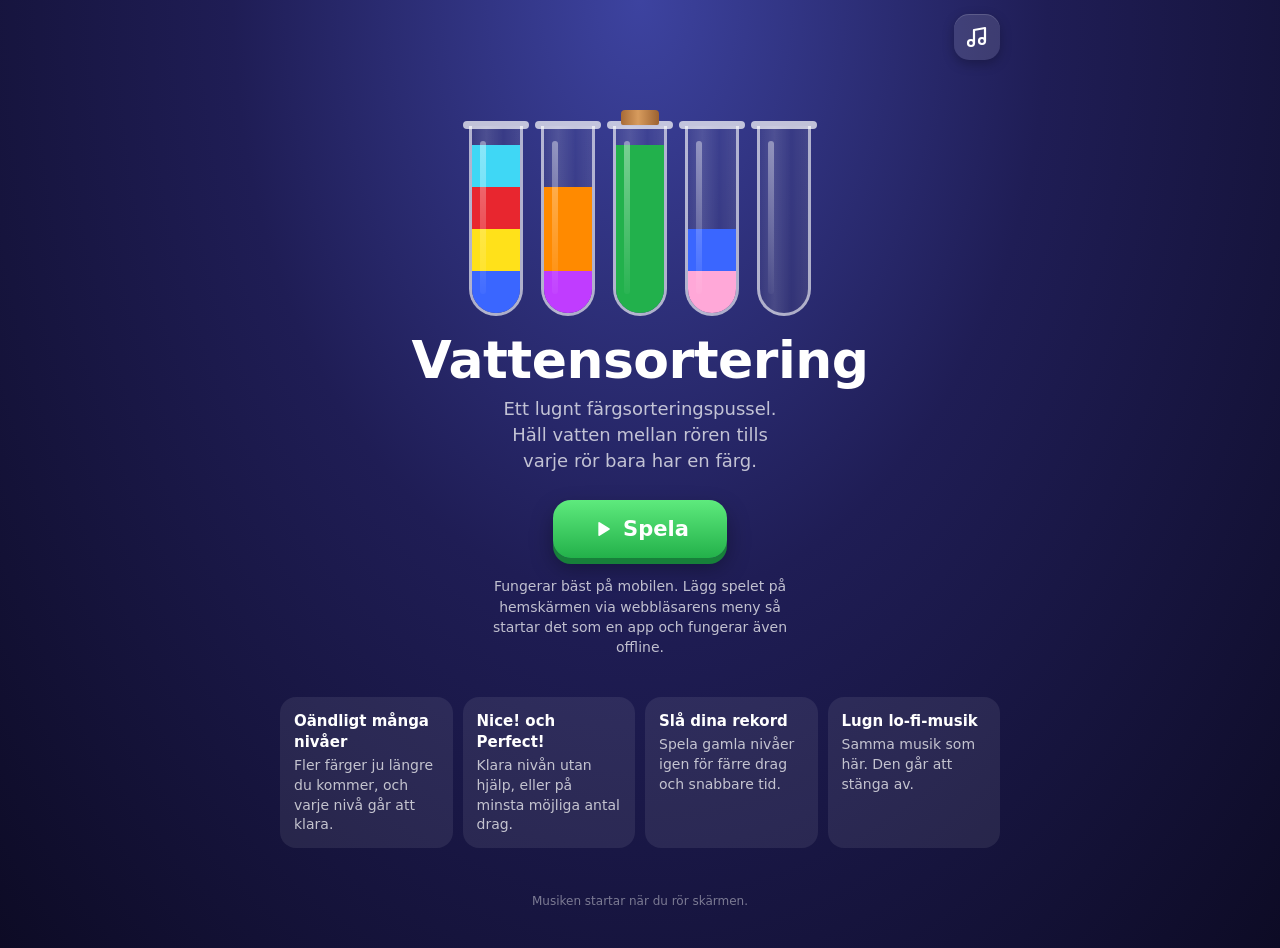
<file: index.html>
<!doctype html>
<html lang="sv">
<head>
<meta charset="utf-8">
<meta name="viewport" content="width=device-width,initial-scale=1,viewport-fit=cover">
<meta name="theme-color" content="#1d1b4a">
<title>Vattensortering</title>
<meta name="description" content="Vattensortering – ett lugnt färgsorteringspussel för mobilen.">
<link rel="icon" href="WaterSort/icon.svg" type="image/svg+xml">
<style>
  /* Samma mörka tema som spelet: djupblå radial bakgrund, glasrör och spelets färger. */
  :root {
    color-scheme: dark;
    --bg: #1d1b4a;
    --fg: #ffffff;
    --muted: rgba(255,255,255,.72);
    --card: rgba(255,255,255,.08);
    --btn: rgba(255,255,255,.12);
    --accent: #5ee7ff;
    --go-top: #5eea7d; --go-bottom: #23b14a; --go-edge: #17803a;
    --glass: rgba(255,255,255,.6);
  }
  * { box-sizing: border-box; -webkit-tap-highlight-color: transparent; }
  html, body { margin: 0; min-height: 100%; }
  body {
    color: var(--fg);
    background: radial-gradient(ellipse at 50% 0%, #3d43a0 0%, #1f1d55 45%, #0d0b25 100%);
    min-height: 100vh; min-height: 100dvh;
    background-color: var(--bg);
    font-family: system-ui, -apple-system, "Segoe UI", Roboto, sans-serif;
    padding: env(safe-area-inset-top, 0px) max(16px, env(safe-area-inset-right, 0px)) env(safe-area-inset-bottom, 0px) max(16px, env(safe-area-inset-left, 0px));
  }
  header { max-width: 720px; margin: 0 auto; display: flex; justify-content: flex-end; align-items: center; padding: 14px 0 0; }
  .iconbtn {
    width: 46px; height: 46px; border-radius: 15px; border: none; background: var(--btn); color: #fff;
    display: grid; place-items: center; cursor: pointer;
    box-shadow: inset 0 1px 0 rgba(255,255,255,.15), 0 4px 12px rgba(0,0,0,.25);
  }
  .iconbtn:active { transform: scale(.94); }
  .iconbtn:focus-visible, .play:focus-visible, a:focus-visible { outline: 2px solid var(--accent); outline-offset: 3px; }
  .iconbtn svg { width: 24px; height: 24px; stroke: #fff; fill: none; stroke-width: 2.2; stroke-linecap: round; stroke-linejoin: round; }
  .iconbtn.off { opacity: .45; }

  main { max-width: 720px; margin: 0 auto; padding: 8px 0 40px; text-align: center; }
  .tubes { display: flex; justify-content: center; align-items: flex-end; gap: clamp(10px, 3vw, 18px); height: 230px; margin: 18px 0 6px; }
  .tube { position: relative; width: clamp(40px, 11vw, 54px); height: 190px; animation: bob 4.8s ease-in-out infinite; }
  .tube:nth-child(2) { animation-delay: -1.2s; } .tube:nth-child(3) { animation-delay: -2.4s; }
  .tube:nth-child(4) { animation-delay: -3.6s; } .tube:nth-child(5) { animation-delay: -0.6s; }
  .tube.lift { animation: bob 4.8s ease-in-out infinite, lift 6s ease-in-out infinite; }
  @keyframes bob { 0%, 100% { transform: translateY(0); } 50% { transform: translateY(-6px); } }
  @keyframes lift { 0%, 70%, 100% { translate: 0 0; } 78%, 92% { translate: 0 -22px; } }
  .tube::before { content: ""; position: absolute; top: -5px; left: -6px; right: -6px; height: 8px; border-radius: 5px; background: rgba(255,255,255,.7); z-index: 2; }
  .glass {
    position: absolute; inset: 0; border: 3px solid var(--glass); border-top: none;
    border-radius: 0 0 28px 28px; overflow: hidden; display: flex; flex-direction: column-reverse;
    background: linear-gradient(90deg, rgba(255,255,255,.06), rgba(255,255,255,.14) 30%, rgba(255,255,255,.04) 65%, rgba(255,255,255,.1));
  }
  .glass::after { content: ""; position: absolute; left: 16%; top: 8%; bottom: 10%; width: 13%; border-radius: 8px; background: linear-gradient(rgba(255,255,255,.4), rgba(255,255,255,.04)); }
  .glass i { display: block; height: 42px; flex: none; }
  .done::after { content: ""; position: absolute; left: 14%; right: 14%; top: -16px; height: 15px; z-index: 3; border-radius: 4px 4px 2px 2px; background: linear-gradient(90deg, #a86b36, #d79b5d 45%, #9c6230); }

  h1 { font-size: clamp(34px, 9vw, 52px); margin: 14px 0 6px; letter-spacing: -.01em; text-wrap: balance; }
  .lead { font-size: 18px; color: var(--muted); margin: 0 auto 26px; max-width: 30ch; line-height: 1.45; text-wrap: balance; }
  .play {
    display: inline-flex; align-items: center; gap: 10px; padding: 17px 38px; border-radius: 18px;
    font-size: 21px; font-weight: 800; color: #fff; text-decoration: none;
    background: linear-gradient(var(--go-top), var(--go-bottom)); box-shadow: 0 6px 0 var(--go-edge), 0 10px 22px rgba(0,0,0,.35);
    transition: transform .08s, box-shadow .08s;
  }
  .play:active { transform: translateY(5px); box-shadow: 0 1px 0 var(--go-edge); }
  .play svg { width: 22px; height: 22px; fill: #fff; }
  .hint { font-size: 14px; color: var(--muted); margin: 18px auto 0; max-width: 36ch; line-height: 1.45; }

  .features { list-style: none; padding: 0; margin: 40px auto 0; display: grid; grid-template-columns: repeat(auto-fit, minmax(150px, 1fr)); gap: 10px; text-align: left; }
  .features li { background: var(--card); border-radius: 16px; padding: 14px 14px 13px; font-size: 14px; color: var(--muted); line-height: 1.4; }
  .features b { display: block; color: var(--fg); font-size: 15px; margin-bottom: 3px; }
  footer { max-width: 720px; margin: 0 auto; padding: 0 0 28px; text-align: center; font-size: 13px; color: var(--muted); }
  footer a { color: var(--accent); }
  .music-note { font-size: 12px; opacity: .6; margin-top: 6px; }

  @media (prefers-reduced-motion: reduce) { .tube, .tube.lift { animation: none; } }
</style>
</head>
<body>
  <header>
    <button class="iconbtn" id="btnMusic" aria-label="Musik av/på">
      <svg viewBox="0 0 24 24"><path d="M9 18V5l11-2v13"/><circle cx="6" cy="18" r="3"/><circle cx="17" cy="16" r="3"/><path id="musicSlash" d="M3 3l18 18" style="display:none"/></svg>
    </button>
  </header>

  <main>
    <div class="tubes" aria-hidden="true">
      <div class="tube"><div class="glass"><i style="background:#3a66ff"></i><i style="background:#ffe11a"></i><i style="background:#e8262f"></i><i style="background:#3fd7f5"></i></div></div>
      <div class="tube lift"><div class="glass"><i style="background:#c03cff"></i><i style="background:#ff8a00"></i><i style="background:#ff8a00"></i></div></div>
      <div class="tube done"><div class="glass"><i style="background:#22b14c"></i><i style="background:#22b14c"></i><i style="background:#22b14c"></i><i style="background:#22b14c"></i></div></div>
      <div class="tube"><div class="glass"><i style="background:#ffa8d8"></i><i style="background:#3a66ff"></i></div></div>
      <div class="tube"><div class="glass"></div></div>
    </div>

    <h1>Vattensortering</h1>
    <p class="lead">Ett lugnt färgsorteringspussel. Häll vatten mellan rören tills varje rör bara har en färg.</p>
    <a class="play" href="WaterSort/" id="play">
      <svg viewBox="0 0 24 24" aria-hidden="true"><path d="M8 5.5v13a1 1 0 0 0 1.5.86l10.5-6.5a1 1 0 0 0 0-1.72L9.5 4.64A1 1 0 0 0 8 5.5z"/></svg>
      Spela
    </a>
    <p class="hint">Fungerar bäst på mobilen. Lägg spelet på hemskärmen via webbläsarens meny så startar det som en app och fungerar även offline.</p>

    <ul class="features">
      <li><b>Oändligt många nivåer</b>Fler färger ju längre du kommer, och varje nivå går att klara.</li>
      <li><b>Nice! och Perfect!</b>Klara nivån utan hjälp, eller på minsta möjliga antal drag.</li>
      <li><b>Slå dina rekord</b>Spela gamla nivåer igen för färre drag och snabbare tid.</li>
      <li><b>Lugn lo-fi-musik</b>Samma musik som här. Den går att stänga av.</li>
    </ul>
  </main>

  <footer>
    <p class="music-note" id="musicNote">Musiken startar när du rör skärmen.</p>
  </footer>

<script>
(() => {
  'use strict';
  const $ = id => document.getElementById(id);
  const PREF = 'tools.music';
  let musicOn = true;
  try { musicOn = localStorage.getItem(PREF) !== 'off'; } catch (e) {}

  // Samma ljudkedja som i spelet (Web Audio). Musiken genereras i realtid.
  let actx = null, musicBus = null;
  function getCtx() {
    try {
      if (!actx) {
        actx = new (window.AudioContext || window.webkitAudioContext)();
        const tape = actx.createBiquadFilter(); tape.type = 'lowpass'; tape.frequency.value = 3800;
        musicBus = actx.createGain(); musicBus.gain.value = 0;
        musicBus.connect(tape).connect(actx.destination);
      }
      if (actx.state === 'suspended' && !document.hidden) actx.resume();
      return actx;
    } catch (e) { return null; }
  }

  // ---------- Bakgrundsmusik (kopierad från spelet) ----------
  const Music = (() => {
    const BPM = 72, S16 = 60 / BPM / 4, LEVEL = .6;
    const mtof = m => 440 * Math.pow(2, (m - 69) / 12);
    // 8 takter: Dm9 – G13 – Cmaj9 – Am9 | Fmaj9 – Em7 – Dm9 – G13
    const PROG = [
      { bass: 38, keys: [53, 57, 60, 64] }, { bass: 43, keys: [53, 59, 64, 69] },
      { bass: 36, keys: [52, 55, 59, 62] }, { bass: 45, keys: [55, 60, 64, 71] },
      { bass: 41, keys: [57, 60, 64, 67] }, { bass: 40, keys: [55, 59, 62, 67] },
      { bass: 38, keys: [53, 57, 60, 64] }, { bass: 43, keys: [53, 59, 64, 69] }
    ];
    const PENTA = [69, 72, 74, 76, 79, 81, 84];
    let running = false, timer = 0, nextTime = 0, step = 0, noise = null, keysBus = null, wow = null, melody = [];
    let duckUntil = 0;

    function noiseBuffer(ctx) {
      const b = ctx.createBuffer(1, ctx.sampleRate * 2, ctx.sampleRate), d = b.getChannelData(0);
      for (let i = 0; i < d.length; i++) d[i] = Math.random() * 2 - 1;
      return b;
    }
    function env(g, t, peak, attack, decay) {
      g.gain.setValueAtTime(0.0001, t);
      g.gain.exponentialRampToValueAtTime(peak, t + attack);
      g.gain.exponentialRampToValueAtTime(0.0001, t + attack + decay);
    }
    function keys(ctx, notes, t, dur, vel) {
      notes.forEach((m, k) => {
        const tt = t + k * .012; // lätt "strum"
        const o1 = ctx.createOscillator(), o2 = ctx.createOscillator(), g = ctx.createGain(), g2 = ctx.createGain();
        o1.type = 'sine'; o2.type = 'triangle';
        o1.frequency.value = o2.frequency.value = mtof(m);
        o2.detune.value = 5; g2.gain.value = .25;
        wow.connect(o1.detune); wow.connect(o2.detune);
        o1.connect(g); o2.connect(g2).connect(g); g.connect(keysBus);
        env(g, tt, vel, .02, dur);
        o1.start(tt); o2.start(tt); o1.stop(tt + dur + .1); o2.stop(tt + dur + .1);
      });
    }
    function bass(ctx, m, t, dur) {
      const o = ctx.createOscillator(), f = ctx.createBiquadFilter(), g = ctx.createGain();
      o.type = 'triangle'; o.frequency.value = mtof(m);
      f.type = 'lowpass'; f.frequency.value = 380;
      o.connect(f).connect(g).connect(musicBus);
      env(g, t, .32, .015, dur);
      o.start(t); o.stop(t + dur + .1);
    }
    function kick(ctx, t) {
      const o = ctx.createOscillator(), g = ctx.createGain();
      o.frequency.setValueAtTime(110, t); o.frequency.exponentialRampToValueAtTime(42, t + .11);
      o.connect(g).connect(musicBus); env(g, t, .55, .005, .3);
      o.start(t); o.stop(t + .4);
    }
    function snare(ctx, t) {
      const n = ctx.createBufferSource(), bp = ctx.createBiquadFilter(), g = ctx.createGain();
      n.buffer = noise; bp.type = 'bandpass'; bp.frequency.value = 1700; bp.Q.value = .8;
      n.connect(bp).connect(g).connect(musicBus); env(g, t, .2, .004, .17);
      n.start(t, Math.random()); n.stop(t + .25);
      const o = ctx.createOscillator(), g2 = ctx.createGain();
      o.frequency.value = 185; o.connect(g2).connect(musicBus); env(g2, t, .06, .003, .07);
      o.start(t); o.stop(t + .12);
    }
    function hat(ctx, t, vel) {
      const n = ctx.createBufferSource(), hp = ctx.createBiquadFilter(), g = ctx.createGain();
      n.buffer = noise; hp.type = 'highpass'; hp.frequency.value = 7000;
      n.connect(hp).connect(g).connect(musicBus); env(g, t, vel, .002, .04);
      n.start(t, Math.random()); n.stop(t + .08);
    }
    function bell(ctx, m, t) {
      const o = ctx.createOscillator(), o2 = ctx.createOscillator(), g = ctx.createGain(), g2 = ctx.createGain();
      o.frequency.value = mtof(m); o2.frequency.value = mtof(m) * 2; g2.gain.value = .15;
      wow.connect(o.detune);
      o.connect(g); o2.connect(g2).connect(g); g.connect(keysBus);
      env(g, t, .07, .01, 1.3);
      o.start(t); o2.start(t); o.stop(t + 1.5); o2.stop(t + 1.5);
    }
    function newMelody() {
      melody = new Array(64).fill(0);
      let idx = 3;
      for (let s = 0; s < 64; s += 2) {
        if (s % 16 === 0 || Math.random() > .2) continue;
        idx = Math.max(0, Math.min(PENTA.length - 1, idx + Math.floor(Math.random() * 5) - 2));
        melody[s] = PENTA[idx];
      }
    }
    function play(ctx, st, t) {
      const bar = Math.floor(st / 16) % PROG.length, s = st % 16, ch = PROG[bar];
      const tt = t + (s % 2 ? S16 * .22 : 0); // swing
      if (st % 128 === 0) newMelody();
      if (s === 0) keys(ctx, ch.keys, tt, S16 * 13, .07);
      if (s === 10) keys(ctx, ch.keys.slice(1), tt, S16 * 5, .04);
      if (s === 0) bass(ctx, ch.bass, tt, S16 * 6);
      if (s === 7 || (s === 10 && bar % 2)) bass(ctx, ch.bass + (s === 7 ? 0 : 7), tt, S16 * 3);
      if (s === 0 || s === 7 || (s === 10 && bar % 2 === 1)) kick(ctx, tt);
      if (s === 4 || s === 12) snare(ctx, tt);
      if (s % 2 === 0) hat(ctx, tt, s % 4 === 0 ? .045 : .025);
      if (bar >= 0 && st % 256 >= 64) { const m = melody[st % 64]; if (m) bell(ctx, m, tt); } // melodin kommer in efter 4 takter
    }
    function tick() {
      const ctx = actx; if (!ctx || ctx.state !== 'running') return;
      while (nextTime < ctx.currentTime + .2) { play(ctx, step, nextTime); nextTime += S16; step++; }
      if (duckUntil && ctx.currentTime > duckUntil) { duckUntil = 0; musicBus.gain.setTargetAtTime(LEVEL, ctx.currentTime, .3); }
    }
    return {
      start() {
        const ctx = getCtx(); if (!ctx || running) return;
        running = true;
        if (!noise) {
          noise = noiseBuffer(ctx);
          keysBus = ctx.createBiquadFilter(); keysBus.type = 'lowpass'; keysBus.frequency.value = 1600;
          keysBus.connect(musicBus);
          const lfo = ctx.createOscillator(); lfo.frequency.value = .45;
          wow = ctx.createGain(); wow.gain.value = 7; // svag "tape wow" i cent
          lfo.connect(wow); lfo.start();
        }
        step = 0; nextTime = ctx.currentTime + .1;
        musicBus.gain.cancelScheduledValues(ctx.currentTime);
        musicBus.gain.setValueAtTime(musicBus.gain.value, ctx.currentTime);
        musicBus.gain.linearRampToValueAtTime(LEVEL, ctx.currentTime + 2);
        clearInterval(timer); timer = setInterval(tick, 25); tick();
      },
      stop() {
        if (!running || !actx) return;
        running = false;
        const ctx = actx;
        musicBus.gain.cancelScheduledValues(ctx.currentTime);
        musicBus.gain.setValueAtTime(musicBus.gain.value, ctx.currentTime);
        musicBus.gain.linearRampToValueAtTime(0, ctx.currentTime + .4);
        clearInterval(timer);
      },
      duck(sec) {
        if (!running || !actx) return;
        musicBus.gain.setTargetAtTime(LEVEL * .3, actx.currentTime, .05);
        duckUntil = actx.currentTime + sec;
      },
      get running() { return running; }
    };
  })();

  function updateButton() {
    $('btnMusic').classList.toggle('off', !musicOn);
    $('musicSlash').style.display = musicOn ? 'none' : '';
    $('musicNote').textContent = musicOn ? (Music.running ? '' : 'Musiken startar när du rör skärmen.') : 'Musiken är avstängd.';
  }
  $('btnMusic').addEventListener('click', e => {
    e.stopPropagation();
    musicOn = !musicOn;
    try { localStorage.setItem(PREF, musicOn ? 'on' : 'off'); } catch (err) {}
    if (musicOn) Music.start(); else Music.stop();
    updateButton();
  });
  // Ljud får bara starta efter ett tryck (krav i iOS och Android)
  let unlocked = false;
  const unlock = () => {
    if (unlocked || !musicOn) return;
    unlocked = true;
    Music.start(); updateButton();
  };
  ['pointerdown', 'keydown', 'touchend'].forEach(t => document.addEventListener(t, unlock, { capture: true }));
  document.addEventListener('visibilitychange', () => {
    if (!actx) return;
    if (document.hidden) actx.suspend(); else if (Music.running) actx.resume();
  });
  // Tona ner musiken mjukt när man går till spelet
  $('play').addEventListener('click', () => { if (Music.running) Music.stop(); });
  window.addEventListener('pageshow', e => { if (e.persisted && musicOn && unlocked) { Music.start(); updateButton(); } });
  updateButton();
})();
</script>
</body>
</html>
</file>
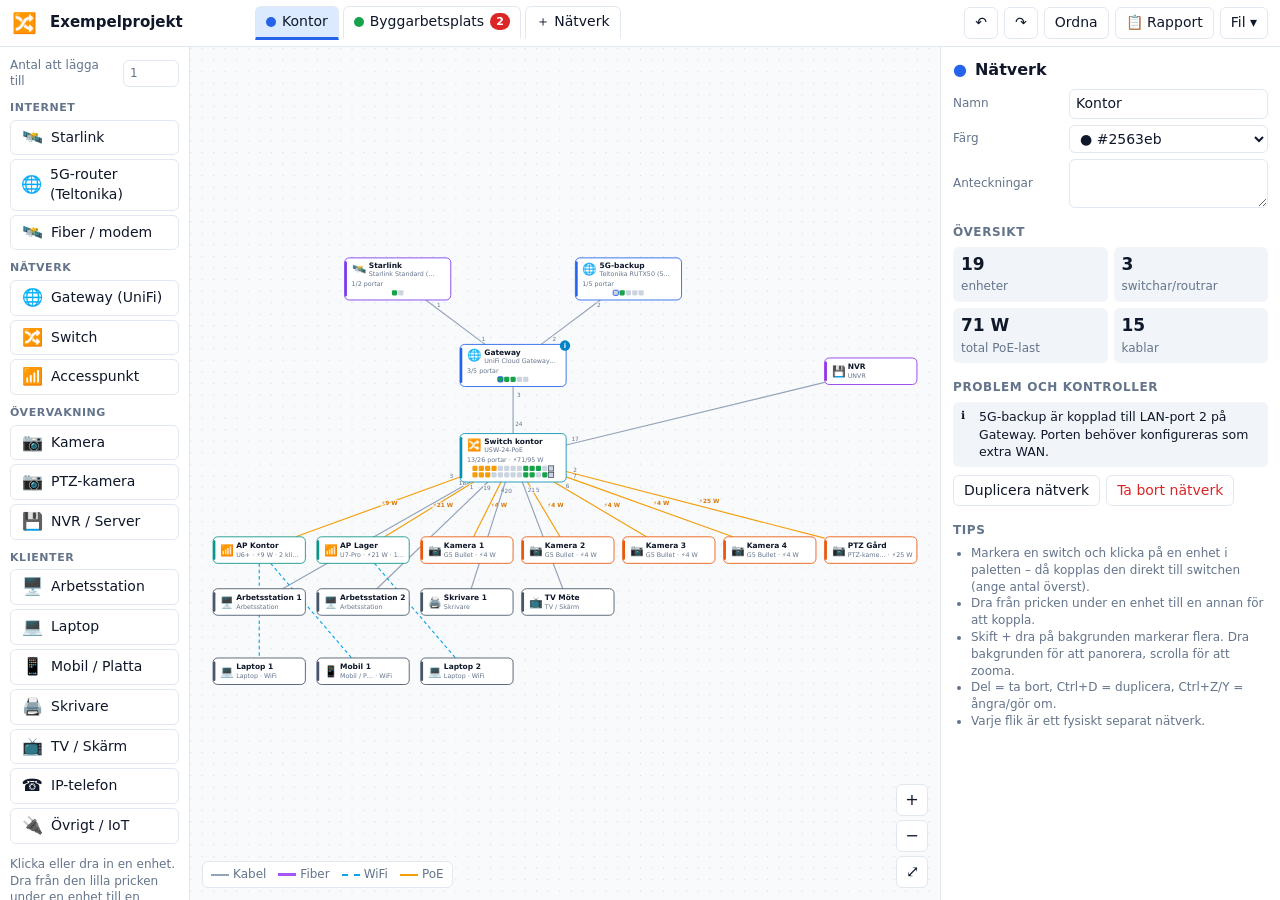
<file: NetPlanner/index.html>
<!doctype html>
<html lang="sv">
<head>
  <meta charset="utf-8">
  <meta name="viewport" content="width=device-width, initial-scale=1">
  <title>Nätverksplanerare</title>
  <link rel="stylesheet" href="style.css">
</head>
<body>
  <header id="topbar">
    <div class="brand">
      <span class="logo">🔀</span>
      <input id="projectName" class="ghost-input" title="Projektnamn" spellcheck="false">
    </div>
    <nav id="tabs" aria-label="Nätverk"></nav>
    <div class="actions">
      <button id="btnUndo" title="Ångra (Ctrl+Z)">↶</button>
      <button id="btnRedo" title="Gör om (Ctrl+Y)">↷</button>
      <button id="btnLayout" title="Ordna enheterna automatiskt som ett träd">Ordna</button>
      <button id="btnReport" title="Materiallista och problem för alla nätverk">📋 Rapport</button>
      <details class="menu">
        <summary>Fil ▾</summary>
        <div class="menu-body">
          <button data-menu="new">Nytt projekt</button>
          <button data-menu="example">Ladda exempelprojekt</button>
          <hr>
          <button data-menu="import">Importera projekt (.json)…</button>
          <button data-menu="export-json">Exportera projekt (.json)</button>
          <hr>
          <button data-menu="export-svg">Exportera nätverksbild (.svg)</button>
          <button data-menu="export-png">Exportera nätverksbild (.png)</button>
          <button data-menu="export-csv">Exportera materiallista (.csv)</button>
        </div>
      </details>
      <input type="file" id="fileInput" accept=".json,application/json" hidden>
    </div>
  </header>

  <main>
    <aside id="palette">
      <div class="qty">
        <label for="qty">Antal att lägga till</label>
        <input id="qty" type="number" min="1" max="100" value="1">
      </div>
      <div id="paletteItems"></div>
      <p class="muted small">Klicka eller dra in en enhet. Dra från den lilla pricken under en enhet till en annan för att koppla ihop dem.</p>
    </aside>

    <section id="canvasWrap">
      <svg id="canvas" xmlns="http://www.w3.org/2000/svg">
        <defs>
          <pattern id="grid" width="20" height="20" patternUnits="userSpaceOnUse">
            <circle cx="1" cy="1" r="1" class="grid-dot"></circle>
          </pattern>
        </defs>
        <rect id="gridRect" width="100%" height="100%" fill="url(#grid)"></rect>
        <g id="viewport">
          <g id="linksLayer"></g>
          <g id="nodesLayer"></g>
          <g id="overlayLayer"></g>
        </g>
        <rect id="marquee" class="marquee" visibility="hidden"></rect>
      </svg>
      <div id="emptyHint" class="empty-hint" hidden>
        <h2>Tomt nätverk</h2>
        <p>Dra in enheter från vänster, eller öppna <b>Fil → Ladda exempelprojekt</b>.</p>
      </div>
      <div class="zoom">
        <button id="zoomIn" title="Zooma in">+</button>
        <button id="zoomOut" title="Zooma ut">−</button>
        <button id="zoomFit" title="Anpassa till fönstret">⤢</button>
      </div>
      <div class="legend small">
        <span><i class="lg copper"></i>Kabel</span>
        <span><i class="lg fiber"></i>Fiber</span>
        <span><i class="lg wifi"></i>WiFi</span>
        <span><i class="lg poe"></i>PoE</span>
      </div>
    </section>

    <aside id="inspector"></aside>
  </main>

  <dialog id="reportDlg">
    <div class="dlg-head">
      <h2>Rapport</h2>
      <div>
        <button id="reportCsv">Ladda ner CSV</button>
        <button id="reportPrint">Skriv ut</button>
        <button id="reportClose">Stäng</button>
      </div>
    </div>
    <div id="reportBody"></div>
  </dialog>

  <dialog id="confirmDlg" class="confirm">
    <p id="confirmMsg"></p>
    <div class="btn-row">
      <button id="confirmCancel">Avbryt</button>
      <button id="confirmOk" class="primary">OK</button>
    </div>
  </dialog>

  <div id="toast" class="toast" hidden></div>

  <script src="catalog.js"></script>
  <script src="app.js"></script>
</body>
</html>
</file>
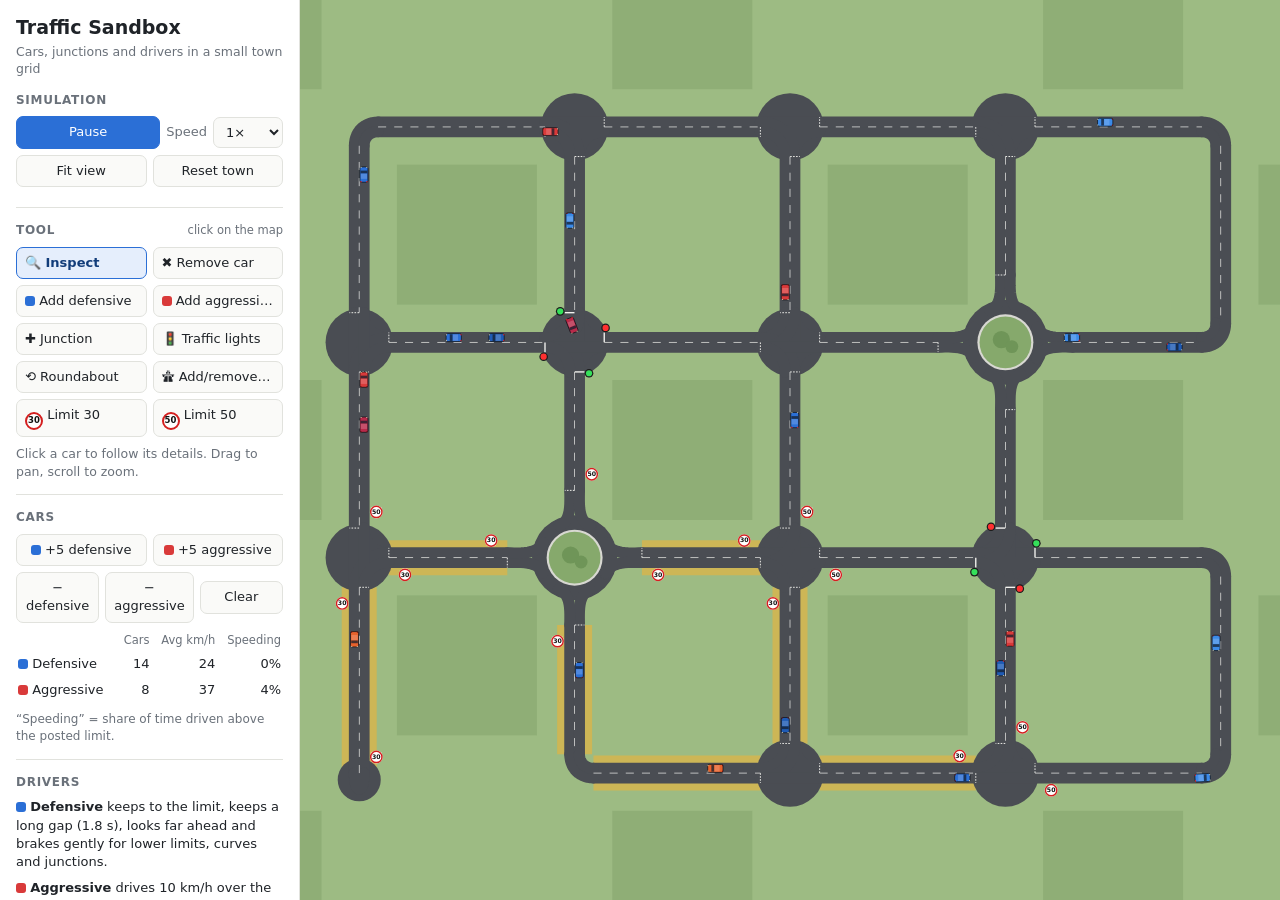
<file: traffic-sandbox/index.html>
<!doctype html>
<html lang="en">
<head>
  <meta charset="utf-8">
  <meta name="viewport" content="width=device-width, initial-scale=1">
  <title>Traffic Sandbox</title>
  <link rel="stylesheet" href="style.css">
</head>
<body>
  <aside id="panel">
    <header>
      <h1>Traffic Sandbox</h1>
      <p class="sub">Cars, junctions and drivers in a small town grid</p>
    </header>

    <section>
      <h2>Simulation</h2>
      <div class="row">
        <button id="btnPlay" class="primary" title="Space">Pause</button>
        <label class="inline">Speed
          <select id="simSpeed">
            <option value="0.5">0.5×</option>
            <option value="1" selected>1×</option>
            <option value="2">2×</option>
            <option value="4">4×</option>
            <option value="8">8×</option>
          </select>
        </label>
      </div>
      <div class="row">
        <button id="btnResetView">Fit view</button>
        <button id="btnResetLayout">Reset town</button>
      </div>
    </section>

    <section>
      <h2>Tool <span class="hint">click on the map</span></h2>
      <div class="tools" id="tools">
        <button data-tool="select" class="active">🔍 Inspect</button>
        <button data-tool="remove">✖ Remove car</button>
        <button data-tool="addDef"><i class="dot def"></i> Add defensive</button>
        <button data-tool="addAgg"><i class="dot agg"></i> Add aggressive</button>
        <button data-tool="plain">✚ Junction</button>
        <button data-tool="lights">🚦 Traffic lights</button>
        <button data-tool="roundabout">⟲ Roundabout</button>
        <button data-tool="road">🛣 Add/remove road</button>
        <button data-tool="limit30"><i class="sign">30</i> Limit 30</button>
        <button data-tool="limit50"><i class="sign">50</i> Limit 50</button>
      </div>
      <p id="toolHelp" class="help"></p>
    </section>

    <section>
      <h2>Cars</h2>
      <div class="row">
        <button id="addDef5"><i class="dot def"></i> +5 defensive</button>
        <button id="addAgg5"><i class="dot agg"></i> +5 aggressive</button>
      </div>
      <div class="row">
        <button id="removeDef">− defensive</button>
        <button id="removeAgg">− aggressive</button>
        <button id="removeAll">Clear</button>
      </div>
      <table class="stats">
        <thead><tr><th></th><th>Cars</th><th>Avg km/h</th><th>Speeding</th></tr></thead>
        <tbody>
          <tr><td><i class="dot def"></i> Defensive</td><td id="sDefN">0</td><td id="sDefV">–</td><td id="sDefS">–</td></tr>
          <tr><td><i class="dot agg"></i> Aggressive</td><td id="sAggN">0</td><td id="sAggV">–</td><td id="sAggS">–</td></tr>
        </tbody>
      </table>
      <p class="help small">“Speeding” = share of time driven above the posted limit.</p>
    </section>

    <section id="carInfo" hidden>
      <h2>Selected car <span class="hint" id="ciId"></span></h2>
      <dl>
        <dt>Driver</dt><dd id="ciType"></dd>
        <dt>Speed</dt><dd id="ciSpeed"></dd>
        <dt>Limit here</dt><dd id="ciLimit"></dd>
        <dt>Wants</dt><dd id="ciWant"></dd>
        <dt>Accel.</dt><dd id="ciAcc"></dd>
        <dt>Doing</dt><dd id="ciState"></dd>
      </dl>
      <div class="row">
        <button id="ciToggle">Make aggressive</button>
        <button id="ciRemove">Remove</button>
      </div>
    </section>

    <section class="legend">
      <h2>Drivers</h2>
      <p><i class="dot def"></i> <b>Defensive</b> keeps to the limit, keeps a long gap (1.8 s), looks far ahead and brakes gently for lower limits, curves and junctions.</p>
      <p><i class="dot agg"></i> <b>Aggressive</b> drives 10 km/h over the limit when it can, keeps a short gap (0.8 s), brakes late and hard and takes smaller gaps in traffic.</p>
      <p class="small">Right-hand traffic. Plain junctions: give way to traffic from the right. Roundabouts: give way to cars already on the ring. Scroll to zoom, drag to pan.</p>
    </section>
  </aside>

  <main>
    <canvas id="canvas"></canvas>
    <div id="toast" hidden></div>
  </main>

  <script src="js/sim.js"></script>
  <script src="js/render.js"></script>
  <script src="js/main.js"></script>
</body>
</html>
</file>
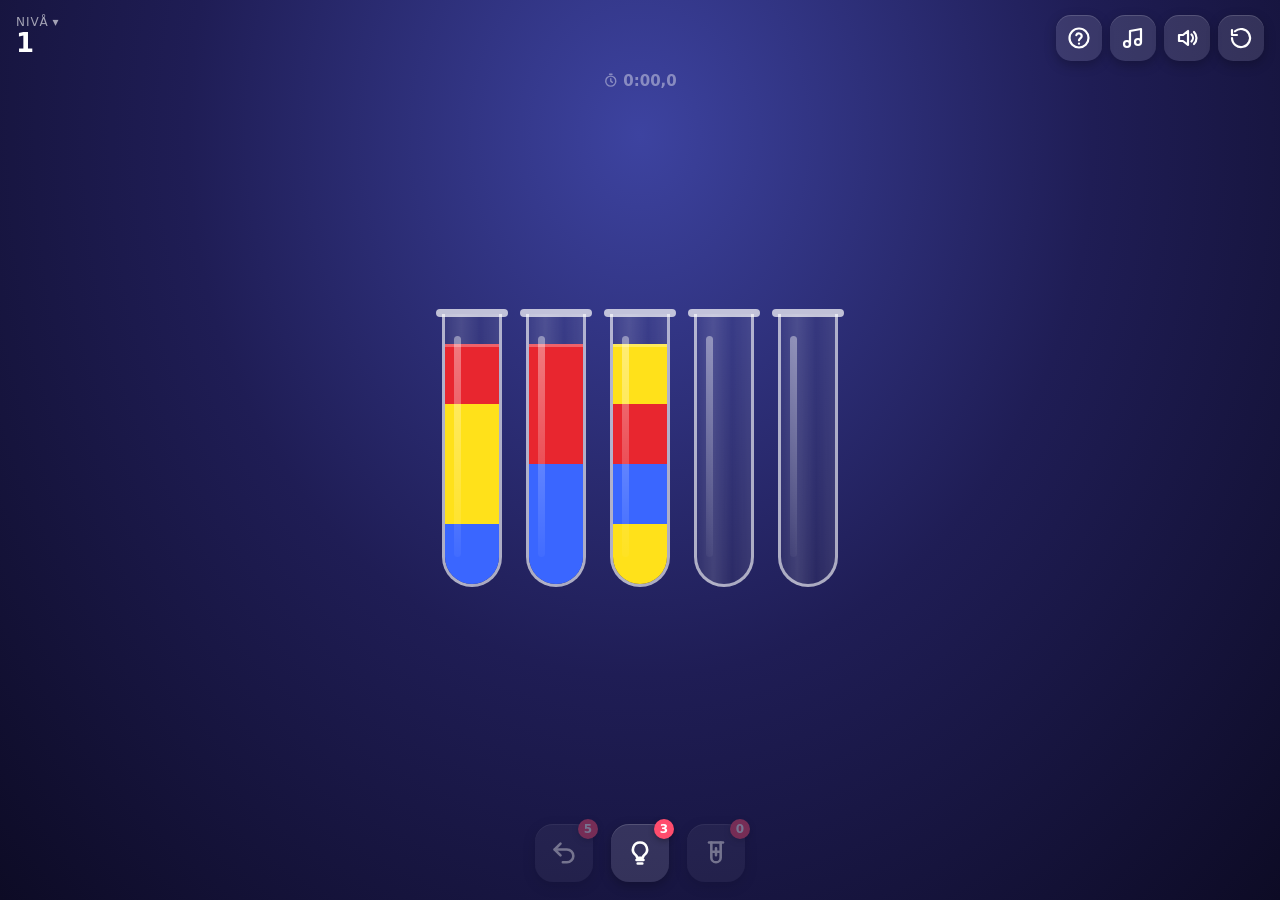
<file: WaterSort/index.html>
<!doctype html>
<html lang="sv">
<head>
<meta charset="utf-8">
<meta name="viewport" content="width=device-width,initial-scale=1,maximum-scale=1,viewport-fit=cover,user-scalable=no">
<meta name="theme-color" content="#1d1b4a">
<meta name="mobile-web-app-capable" content="yes">
<meta name="apple-mobile-web-app-capable" content="yes">
<meta name="apple-mobile-web-app-status-bar-style" content="black-translucent">
<meta name="apple-mobile-web-app-title" content="Vattensortering">
<title>Vattensortering</title>
<link rel="manifest" href="manifest.webmanifest">
<link rel="icon" href="icon.svg" type="image/svg+xml">
<link rel="apple-touch-icon" href="icon.svg">
<style>
  :root {
    --tw: 48px; --th: 200px; --sh: 46px; --gap: 14px; --rowgap: 40px;
    --glass-border: rgba(255,255,255,.6);
    --btn: rgba(255,255,255,.12);
    --btn-active: rgba(255,255,255,.22);
    --accent: #ff4d6d;
  }
  * {
    box-sizing: border-box; -webkit-tap-highlight-color: transparent;
    /* ingen textmarkering, ingen långtrycksmeny, ingen dubbeltrycks- eller nypzoom */
    -webkit-user-select: none; user-select: none; -webkit-touch-callout: none;
    touch-action: none;
  }
  html, body { margin: 0; height: 100%; overflow: hidden; overscroll-behavior: none; touch-action: none; -webkit-text-size-adjust: 100%; }
  body {
    color: #fff;
    background: radial-gradient(ellipse at 50% 15%, #3d43a0 0%, #1f1d55 50%, #0d0b25 100%);
    background-color: #1d1b4a;
    font-family: system-ui, -apple-system, "Segoe UI", Roboto, sans-serif;
    display: flex; flex-direction: column;
    padding: env(safe-area-inset-top) env(safe-area-inset-right) env(safe-area-inset-bottom) env(safe-area-inset-left);
  }
  header {
    display: flex; align-items: center; justify-content: space-between;
    padding: 12px 16px 4px; gap: 8px;
  }
  .title {
    display: flex; flex-direction: column; align-items: flex-start; line-height: 1.1;
    background: none; padding: 4px 8px 4px 0; text-align: left; min-width: 0;
  }
  .title small { opacity: .6; font-size: 12px; letter-spacing: .08em; text-transform: uppercase; }
  .title small::after { content: " ▾"; letter-spacing: 0; }
  .title b { font-size: 26px; font-weight: 800; }
  .title .best { font-size: 12px; opacity: .75; margin-top: 2px; white-space: nowrap; }
  .testtag { display: inline-block; background: #ff4d6d; color: #fff; font-weight: 800; font-size: 11px; letter-spacing: .06em; padding: 1px 6px; border-radius: 6px; margin-right: 4px; }
  .title.test .best { opacity: 1; }
  .title .best .st { color: #ffd60a; letter-spacing: 1px; }
  .title:active { opacity: .7; }
  .group { display: flex; gap: 8px; }
  button {
    font: inherit; color: inherit; border: none; cursor: pointer;
  }
  .iconbtn {
    width: 46px; height: 46px; border-radius: 15px; background: var(--btn);
    display: grid; place-items: center; position: relative;
    box-shadow: inset 0 1px 0 rgba(255,255,255,.15), 0 4px 12px rgba(0,0,0,.25);
    transition: transform .1s, background .15s, opacity .15s;
  }
  .iconbtn:active { transform: scale(.92); background: var(--btn-active); }
  .iconbtn svg { width: 24px; height: 24px; stroke: #fff; fill: none; stroke-width: 2.2; stroke-linecap: round; stroke-linejoin: round; }
  .iconbtn.off { opacity: .4; }
  .badge {
    position: absolute; top: -5px; right: -5px; min-width: 20px; height: 20px; padding: 0 5px;
    border-radius: 10px; background: var(--accent); font-size: 12px; font-weight: 800;
    line-height: 20px; text-align: center; box-shadow: 0 2px 6px rgba(0,0,0,.3);
  }
  footer {
    display: flex; justify-content: center; gap: 18px; padding: 8px 16px 18px;
  }
  footer .iconbtn { width: 58px; height: 58px; border-radius: 18px; }
  footer .iconbtn svg { width: 28px; height: 28px; }

  #board {
    flex: 1; position: relative; display: flex; flex-direction: column;
    justify-content: center; align-items: center; gap: var(--rowgap); padding: 30px 12px 12px;
  }
  .row { display: flex; justify-content: center; gap: var(--gap); }
  .tube { position: relative; width: var(--tw); height: var(--th); cursor: pointer; }
  .body { position: absolute; inset: 0; transition: transform .18s ease-out; }
  .tube.sel .body { transform: translateY(-24px); }
  .tube.shake { animation: shake .35s; }
  @keyframes shake {
    0%,100% { transform: translateX(0); } 20% { transform: translateX(-6px); }
    40% { transform: translateX(6px); } 60% { transform: translateX(-4px); } 80% { transform: translateX(4px); }
  }
  .tube.locked .glass { box-shadow: 0 0 0 3px #5ee7ff, 0 0 20px #5ee7ff; }
  .tube.hint .glass { box-shadow: 0 0 0 3px #ffe066, 0 0 22px #ffe066; }
  .body::before { /* rim */
    content: ""; position: absolute; top: -5px; left: -6px; right: -6px; height: 8px;
    border-radius: 5px; background: rgba(255,255,255,.7); z-index: 2;
  }
  .glass {
    position: absolute; inset: 0;
    border: 3px solid var(--glass-border); border-top: none;
    border-radius: 0 0 calc(var(--tw) / 2) calc(var(--tw) / 2);
    background: linear-gradient(90deg, rgba(255,255,255,.06), rgba(255,255,255,.14) 30%, rgba(255,255,255,.04) 65%, rgba(255,255,255,.1));
    overflow: hidden; display: flex; flex-direction: column-reverse;
    transition: box-shadow .3s;
  }
  .glass::after { /* reflection */
    content: ""; position: absolute; left: 16%; top: 8%; bottom: 10%; width: 13%;
    border-radius: 8px; background: linear-gradient(rgba(255,255,255,.4), rgba(255,255,255,.04));
    pointer-events: none;
  }
  .slot { height: var(--sh); flex: none; display: flex; flex-direction: column; justify-content: flex-end; }
  .fill { height: 0; width: 100%; }
  .fill.on { height: 100%; }
  .slot.top .fill { box-shadow: inset 0 3px 0 rgba(255,255,255,.28); }
  .tube.done .body::after { /* cork */
    content: ""; position: absolute; left: 14%; right: 14%; top: -16px; height: 15px; z-index: 3;
    border-radius: 4px 4px 2px 2px;
    background: linear-gradient(90deg, #a86b36, #d79b5d 45%, #9c6230);
    box-shadow: 0 2px 4px rgba(0,0,0,.35);
    animation: pop .35s ease-out;
  }
  @keyframes pop { from { transform: translateY(-22px) scale(1.3); opacity: 0; } to { transform: none; opacity: 1; } }
  .tube.done .glass { box-shadow: 0 0 18px rgba(255,255,255,.35); }

  .stream {
    position: absolute; width: 7px; border-radius: 4px; height: 0; z-index: 20;
    pointer-events: none; transform-origin: top; opacity: 0;
  }

  #toast {
    position: fixed; left: 50%; top: calc(74px + env(safe-area-inset-top)); transform: translateX(-50%) translateY(-12px);
    background: rgba(0,0,0,.75); padding: 10px 18px; border-radius: 22px; font-size: 15px;
    opacity: 0; transition: opacity .25s, transform .25s; pointer-events: none; z-index: 60;
    max-width: calc(100% - 32px); text-align: center;
  }
  #toast.show { opacity: 1; transform: translateX(-50%) translateY(0); }

  #overlay {
    position: fixed; inset: 0; z-index: 50; display: none; align-items: center; justify-content: center;
    background: rgba(8,6,30,.55); backdrop-filter: blur(4px); -webkit-backdrop-filter: blur(4px);
  }
  #overlay.show { display: flex; }
  .card {
    background: linear-gradient(160deg, #4a4fc4, #2b2878); border-radius: 26px; padding: 28px 26px 24px;
    text-align: center; width: min(320px, calc(100% - 32px));
    box-shadow: 0 20px 50px rgba(0,0,0,.5), inset 0 1px 0 rgba(255,255,255,.25);
    animation: cardIn .4s cubic-bezier(.2,1.4,.4,1);
  }
  @keyframes cardIn { from { transform: scale(.6); opacity: 0; } to { transform: none; opacity: 1; } }
  .card h2 { margin: 0 0 6px; font-size: 30px; }
  .card p { margin: 0 0 20px; opacity: .8; }
  .stars { font-size: 40px; letter-spacing: 6px; margin-bottom: 8px; color: #ffd60a; text-shadow: 0 3px 10px rgba(255,214,10,.5); }
  .bigbtn {
    width: 100%; padding: 15px; border-radius: 16px; font-size: 18px; font-weight: 800;
    background: linear-gradient(#5eea7d, #23b14a); box-shadow: 0 5px 0 #17803a, 0 8px 18px rgba(0,0,0,.3);
    transition: transform .08s, box-shadow .08s;
  }
  .bigbtn:active { transform: translateY(4px); box-shadow: 0 1px 0 #17803a; }
  .linkbtn { background: none; margin-top: 14px; opacity: .75; font-size: 15px; text-decoration: underline; }
  #confetti { position: fixed; inset: 0; pointer-events: none; z-index: 55; }
  .card .record { margin: -12px 0 18px; font-size: 14px; font-weight: 700; color: #ffd60a; min-height: 1em; }
  .card .linkbtn + .linkbtn { margin-left: 14px; }

  /* Helskärmsblad: hjälp och nivåväljare */
  .sheet {
    position: fixed; inset: 0; z-index: 70; display: none; flex-direction: column;
    background: radial-gradient(ellipse at 50% 0%, #3d43a0 0%, #1f1d55 55%, #0d0b25 100%); background-color: #1d1b4a;
    padding: env(safe-area-inset-top, 0px) env(safe-area-inset-right, 0px) 0 env(safe-area-inset-left, 0px);
  }
  .sheet.show { display: flex; animation: sheetIn .25s ease-out; }
  @keyframes sheetIn { from { transform: translateY(24px); opacity: 0; } to { transform: none; opacity: 1; } }
  .sheet-head { display: flex; align-items: center; justify-content: space-between; padding: 12px 16px; gap: 12px; }
  .sheet-head h2 { margin: 0; font-size: 24px; }
  .scroll {
    flex: 1; overflow-y: auto; -webkit-overflow-scrolling: touch; overscroll-behavior: contain;
    padding: 4px 16px calc(28px + env(safe-area-inset-bottom, 0px));
  }
  .scroll, .scroll * { touch-action: pan-y; }
  .help { max-width: 560px; margin: 0 auto; line-height: 1.5; font-size: 15px; }
  .help h3 { margin: 22px 0 6px; font-size: 17px; color: #9fd8ff; }
  .help p, .help ul { margin: 0 0 8px; }
  .help ul { padding-left: 20px; }
  .help li { margin-bottom: 4px; }
  .help .aid { display: grid; grid-template-columns: 40px 1fr; gap: 10px; align-items: start; margin: 10px 0; }
  .help .aid svg { width: 40px; height: 40px; padding: 8px; border-radius: 12px; background: var(--btn); stroke: #fff; fill: none; stroke-width: 2.2; stroke-linecap: round; stroke-linejoin: round; }
  .help .aid b { display: block; }
  .help table { width: 100%; border-collapse: collapse; margin: 6px 0 8px; font-size: 14px; }
  .help td { padding: 6px 4px; border-top: 1px solid rgba(255,255,255,.12); vertical-align: top; }
  .help td:first-child { color: #ffd60a; white-space: nowrap; padding-right: 10px; }
  .levels { display: grid; grid-template-columns: repeat(auto-fill, minmax(64px, 1fr)); gap: 10px; max-width: 560px; margin: 0 auto; }
  .lvl {
    min-height: 72px; border-radius: 16px; background: var(--btn); display: flex; flex-direction: column;
    border: 2px solid transparent;
    align-items: center; justify-content: center; gap: 1px; padding: 8px 4px;
    box-shadow: inset 0 1px 0 rgba(255,255,255,.15), 0 4px 10px rgba(0,0,0,.25);
  }
  .lvl:active { transform: scale(.94); }
  .lvl b { font-size: 20px; }
  .lvl .st { font-size: 11px; color: #ffd60a; letter-spacing: 1px; }
  .lvl small { font-size: 10px; opacity: .7; line-height: 1.15; }
  .lvl { gap: 0; }
  .card .tries { margin: -12px 0 16px; font-size: 14px; opacity: .85; }
  #timer {
    position: absolute; top: 4px; left: 50%; transform: translateX(-50%);
    font-size: 15px; font-weight: 700; font-variant-numeric: tabular-nums; opacity: .8;
    display: flex; align-items: center; gap: 5px; pointer-events: none;
  }
  #timer svg { width: 15px; height: 15px; stroke: #fff; fill: none; stroke-width: 2.2; stroke-linecap: round; }
  #timer.idle { opacity: .4; }
  .lvl.current { box-shadow: 0 0 0 3px #5ee7ff, 0 4px 10px rgba(0,0,0,.25); }
  .lvl.gold { border-color: #ffd60a; background: linear-gradient(160deg, rgba(255,214,10,.22), rgba(255,255,255,.08)); }
  .lvl.gold:not(.current) { box-shadow: 0 0 14px rgba(255,214,10,.4), 0 4px 10px rgba(0,0,0,.25); }
  .help .version { opacity: .8; }
  .stat-toggle { background: var(--btn); color: #fff; padding: 9px 14px; border-radius: 12px; font-weight: 700; }
  .stat-toggle.on { box-shadow: inset 0 0 0 2px #5ee7ff; }
  .help .muted-small { font-size: 12px; opacity: .6; }
  .schemes { display: flex; flex-direction: column; gap: 10px; margin: 8px 0 4px; }
  .scheme {
    display: grid; grid-template-columns: 1fr auto; gap: 4px 10px; align-items: center; text-align: left;
    background: var(--btn); border-radius: 14px; padding: 10px 12px; border: 2px solid transparent;
  }
  .scheme.on { border-color: #5ee7ff; }
  .scheme b { font-size: 15px; }
  .scheme .check { font-size: 13px; color: #5ee7ff; font-weight: 700; }
  .scheme .sw { grid-column: 1 / -1; display: grid; grid-template-columns: repeat(12, 1fr); gap: 3px; }
  .scheme .sw i { height: 22px; border-radius: 5px; box-shadow: inset 0 0 0 1px rgba(255,255,255,.25); }
  .scheme small { grid-column: 1 / -1; opacity: .75; font-size: 12px; }
  .help details.history { margin: 4px 0 8px; }
  .help details.history summary { cursor: pointer; color: #9fd8ff; font-weight: 700; padding: 6px 0; }
  .help .ver { margin: 10px 0 4px; font-weight: 700; }
  .help .ver small { font-weight: 400; opacity: .7; margin-left: 6px; }
  .help .swatch { display: inline-block; width: 16px; height: 16px; border-radius: 5px; vertical-align: -3px; margin-right: 4px; background: var(--btn); }
  .lvl.new { background: linear-gradient(160deg, #5eea7d, #23b14a); }
  .levels-sum { max-width: 560px; margin: 0 auto 14px; opacity: .8; font-size: 14px; }
</style>
</head>
<body>
  <header>
    <button class="title" id="btnLevels" aria-label="Välj nivå"><small>Nivå</small><b id="level">1</b><span class="best" id="best"></span></button>
    <div class="group">
      <button class="iconbtn" id="btnHelp" aria-label="Hjälp">
        <svg viewBox="0 0 24 24"><circle cx="12" cy="12" r="9.5"/><path d="M9.3 9.2a2.8 2.8 0 0 1 5.4 1c0 1.9-2.7 2.4-2.7 4.1"/><path d="M12 17.6v.1"/></svg>
      </button>
      <button class="iconbtn" id="btnMusic" aria-label="Musik">
        <svg viewBox="0 0 24 24"><path d="M9 18V5l11-2v13"/><circle cx="6" cy="18" r="3"/><circle cx="17" cy="16" r="3"/><path id="musicSlash" d="M3 3l18 18" style="display:none"/></svg>
      </button>
      <button class="iconbtn" id="btnSound" aria-label="Ljudeffekter">
        <svg viewBox="0 0 24 24"><path d="M4 9h4l5-4v14l-5-4H4z"/><path id="wave" d="M16.5 8.5a5 5 0 0 1 0 7M19 6a8.5 8.5 0 0 1 0 12"/></svg>
      </button>
      <button class="iconbtn" id="btnRestart" aria-label="Börja om">
        <svg viewBox="0 0 24 24"><path d="M3 12a9 9 0 1 0 3-6.7"/><path d="M3 4v5h5"/></svg>
      </button>
    </div>
  </header>

  <main id="board"><div id="timer" class="idle"><svg viewBox="0 0 24 24"><circle cx="12" cy="13" r="8"/><path d="M12 9v4l2.5 2M10 2h4"/></svg><span id="timerText">0:00,0</span></div></main>

  <footer>
    <button class="iconbtn" id="btnUndo" aria-label="Ångra">
      <svg viewBox="0 0 24 24"><path d="M9 14 4 9l5-5"/><path d="M4 9h10.5a5.5 5.5 0 0 1 0 11H11"/></svg>
      <span class="badge" id="undoCount">5</span>
    </button>
    <button class="iconbtn" id="btnHint" aria-label="Tips">
      <svg viewBox="0 0 24 24"><path d="M9 18h6M10 21h4"/><path d="M12 3a6 6 0 0 0-3.5 10.9c.6.5 1 1.2 1 2.1h5c0-.9.4-1.6 1-2.1A6 6 0 0 0 12 3z"/></svg>
      <span class="badge" id="hintCount">3</span>
    </button>
    <button class="iconbtn" id="btnTube" aria-label="Extra rör">
      <svg viewBox="0 0 24 24"><path d="M8 3v13a4 4 0 0 0 8 0V3"/><path d="M6 3h12"/><path d="M12 8v6M9 11h6"/></svg>
      <span class="badge" id="tubeCount">1</span>
    </button>
  </footer>

  <div id="toast"></div>
  <canvas id="confetti"></canvas>

  <div id="overlay">
    <div class="card">
      <div class="stars">★★★</div>
      <h2 id="winTitle">Snyggt!</h2>
      <p id="winText">Nivå 1 klar</p>
      <div class="tries" id="winTries"></div>
      <div class="record" id="winRecord"></div>
      <button class="bigbtn" id="btnNext">Nästa nivå</button>
      <button class="linkbtn" id="btnReplay">Spela igen</button><button class="linkbtn" id="btnWinLevels">Alla nivåer</button>
    </div>
  </div>

  <section class="sheet" id="levelsSheet" aria-label="Nivåer">
    <div class="sheet-head"><h2>Nivåer</h2><button class="iconbtn" data-close aria-label="Stäng"><svg viewBox="0 0 24 24"><path d="M6 6l12 12M18 6 6 18"/></svg></button></div>
    <div class="scroll">
      <p class="levels-sum" id="levelsSum"></p>
      <div class="levels" id="levelsGrid"></div>
    </div>
  </section>

  <section class="sheet" id="helpSheet" aria-label="Hjälp">
    <div class="sheet-head"><h2>Så spelar du</h2><button class="iconbtn" data-close aria-label="Stäng"><svg viewBox="0 0 24 24"><path d="M6 6l12 12M18 6 6 18"/></svg></button></div>
    <div class="scroll"><div class="help">
      <h3>Målet</h3>
      <p>Sortera färgerna så att varje rör bara innehåller en enda färg. Ett rör rymmer fyra lager. När ett rör är fullt med samma färg får det en kork, och när alla rör är sorterade är nivån klar.</p>

      <h3>Så häller du</h3>
      <ul>
        <li>Tryck på ett rör för att lyfta det. Tryck sedan på röret du vill hälla i.</li>
        <li>Du får bara hälla på samma färg eller i ett tomt rör.</li>
        <li>All färg av samma sort överst följer med, så länge det finns plats. Resten blir kvar.</li>
        <li>Tryck på det lyfta röret igen för att ställa ner det.</li>
        <li>Om hällningen inte går skakar röret.</li>
      </ul>

      <h3>Snabbknep</h3>
      <ul>
        <li><b>Dubbeltryck på röret du häller från</b> så låses det och får en blå ring. Då är det fortfarande valt efter varje hällning, så du kan hälla i flera rör i rad. Låsningen släpper när röret är tomt eller färdigt, eller när du trycker på det igen.</li>
        <li><b>Du behöver inte vänta</b> på att en hällning blir klar. Flera rör kan hälla samtidigt.</li>
        <li><b>Fel ordning?</b> Om du väljer ett rör och trycker på ett fullt rör med samma färg överst, hälls det åt andra hållet, från det fulla röret till det du valde.</li>
      </ul>

      <h3>Hjälpmedel</h3>
      <div class="aid">
        <svg viewBox="0 0 24 24"><path d="M9 14 4 9l5-5"/><path d="M4 9h10.5a5.5 5.5 0 0 1 0 11H11"/></svg>
        <div><b>Ångra – 5 per nivå</b>Tar tillbaka ditt senaste drag. Varje ångrat drag förbrukar en ångring.</div>
      </div>
      <div class="aid">
        <svg viewBox="0 0 24 24"><path d="M9 18h6M10 21h4"/><path d="M12 3a6 6 0 0 0-3.5 10.9c.6.5 1 1.2 1 2.1h5c0-.9.4-1.6 1-2.1A6 6 0 0 0 12 3z"/></svg>
        <div><b>Tips – 3 per nivå</b>Lyfter rätt rör och får röret du ska hälla i att lysa gult. Varje tips förbrukar ett.</div>
      </div>
      <div class="aid">
        <svg viewBox="0 0 24 24"><path d="M8 3v13a4 4 0 0 0 8 0V3"/><path d="M6 3h12"/><path d="M12 8v6M9 11h6"/></svg>
        <div><b>Extra rör – sparas mellan nivåer</b>Lägger till ett tomt rör som ger mer utrymme resten av nivån. Du börjar med 0 och får ett nytt rör första gången du når nivå 5, 10, 15 och så vidare. Rör du inte använder sparas till senare nivåer. Du kan använda upp till tre på samma nivå.</div>
      </div>
      <p>Siffran på knappen visar hur många du har kvar.</p>
      <p><b>Så får du fler:</b> ångra och tips fylls på igen när du börjar en ny nivå, spelar en gammal nivå igen eller trycker på <i>Börja om</i> (pilen uppe till höger), som också startar om nivån från början. Oanvända ångringar och tips sparas inte till nästa nivå.</p>
      <p>Ett extra rör förbrukas när du klarar nivån. Trycker du på <i>Börja om</i> eller byter nivå innan du klarat den får du tillbaka rören du använde där.</p>

      <h3>Betyg</h3>
      <table>
        <tr><td>★★★ Perfect!</td><td>Klarad utan hjälpmedel och på minsta möjliga antal drag. Spelar ett eget vinstljud.</td></tr>
        <tr><td>★★☆ Nice!</td><td>Klarad utan att ångra, ta tips eller lägga till ett extra rör. Spelar ett eget vinstljud.</td></tr>
        <tr><td>★☆☆ Klart!</td><td>Klarad med hjälp.</td></tr>
      </table>
      <p>Minsta möjliga antal drag räknas fram när nivån startar. När nivån är klar ser du hur många drag du använde, hur få som var möjligt, hur lång tid det tog och hur många försök du behövde. Har du slagit ditt tidigare resultat står det <i>Nytt rekord!</i> eller <i>Ny snabbaste tid!</i>.</p>

      <h3>Tid</h3>
      <p>Klockan högst upp på spelplanen startar när du gör din första hällning och stannar när nivån är klar. Den pausas när du lämnar appen och nollställs om du trycker på <i>Börja om</i>. Din snabbaste tid sparas för varje nivå, oavsett betyg, och visas i vinstrutan, i nivålistan och under nivånumret.</p>

      <h3>Försök</h3>
      <p>Spelet räknar hur många försök du behövde innan du klarade en nivå första gången. Ett nytt försök räknas när du trycker på <i>Börja om</i> eller lämnar nivån efter att ha gjort minst ett drag. Att ångra räknas inte. Antalet visas när du klarar nivån och i nivålistan. För nivåer du inte klarat än visar listan hur många försök du gjort hittills.</p>

      <h3>Spela gamla nivåer</h3>
      <p>Tryck på nivånumret uppe till vänster, eller på <i>Alla nivåer</i> i vinstrutan, för att se alla nivåer du har låst upp. Varje nivå visar ditt bästa betyg, antal drag, snabbaste tid och hur många försök du behövde första gången. Tryck på en nivå för att spela den igen och försöka förbättra resultatet. Ditt bästa resultat visas under nivånumret medan du spelar. Den nivå du var mitt i startar om från början om du byter nivå.</p>
      <ul>
        <li><span class="swatch" style="border:2px solid #ffd60a"></span><b>Guldram:</b> nivån är klarad utan hjälp (betyget Nice! eller Perfect!). Nivåer som klarades innan guldramen fanns får den först när du klarar dem utan hjälp igen.</li>
        <li><span class="swatch" style="box-shadow:0 0 0 2px #5ee7ff"></span><b>Blå ring:</b> nivån du spelar just nu.</li>
        <li><span class="swatch" style="background:#2ecc52"></span><b>Grön:</b> nivån är inte klarad än.</li>
      </ul>
      <p>Överst i listan ser du hur många nivåer du låst upp, hur många stjärnor du samlat och hur många nivåer du klarat utan hjälp och perfekt.</p>

      <h3>Färger</h3>
      <p>Välj det färgschema som är lättast för dig att skilja åt. Valet gäller direkt, även mitt i en nivå.</p>
      <div class="schemes" id="schemeList"></div>

      <h3>Ljud och musik</h3>
      <p>Not-knappen stänger av eller sätter på bakgrundsmusiken. Högtalarknappen stänger av eller sätter på ljudeffekterna och vinstljuden. Musiken startar när du rör skärmen första gången, pausas när du lämnar appen och sänks medan ett vinstljud spelas.</p>

      <h3>Statistik</h3>
      <p>Spelet skickar anonym statistik när du startar spelet, klarar en nivå eller börjar om. Den används främst för att upptäcka hur svåra nivåerna är, till exempel hur många försök, drag och hur lång tid de brukar ta, så att nivåer som är för svåra eller för lätta kan justeras. Den visar också hur många som spelar, när och ungefär varifrån. Varje enhet får ett slumpat spelar-ID. Inga namn, ingen e-post och ingen IP-adress sparas. I testläget skickas inget.</p>
      <p><button class="stat-toggle" id="btnStats"></button></p>
      <p class="muted-small" id="playerIdText"></p>

      <h3>Sparat</h3>
      <p>Allt sparas automatiskt i webbläsaren på den här enheten: nivån du spelar, upplåsta nivåer, dina bästa resultat, snabbaste tider, försök, guldramar, sparade extra rör och ljudinställningar. Rensar du webbläsarens data försvinner det.</p>

      <h3>Version</h3>
      <p class="version" id="versionText"></p>
      <details class="history">
        <summary>Versionshistorik</summary>
        <div id="versionHistory"></div>
      </details>
    </div></div>
  </section>

<script>
(() => {
  'use strict';

  // ---------- Version ----------
  // Lägg till en ny post överst för varje pull request (och uppdatera CHANGELOG.md).
  const VERSIONS = [
    { v: '1.8.2', date: '2026-11-22', pr: 14, notes: [
      'Rättat: framsteg kunde försvinna när spelet var öppet på två ställen, t.ex. i appen och i en webbläsarflik.',
      'Klarade nivåer sparas även i en separat säkerhetskopia, och saknade nivåer hämtas från statistikservern.'] },
    { v: '1.8.1', date: '2026-11-22', pr: 12, notes: [
      'Hjälpsidan förklarar att statistiken används för att upptäcka nivåernas svårighetsgrad, så att de kan justeras.',
      'Statistiksidan har grafer per nivå: tid (snitt och snabbast) samt drag och försök.'] },
    { v: '1.8.0', date: '2026-11-22', pr: 11, notes: [
      'Anonym statistik: varje enhet får ett slumpat spelar-ID och spelet skickar start, klarade nivåer och avbrutna försök till statistikservern.',
      'Tidigare klarade nivåer (bästa resultat, tid och försök) skickas en gång när den nya versionen startar.',
      'Statistik som samlats offline sparas i webbläsaren och skickas när spelaren är online igen.',
      'Statistiken kan stängas av på hjälpsidan.'] },
    { v: '1.7.0', date: '2026-11-21', pr: 10, notes: [
      'Välj färgschema på hjälpsidan: Standard, Paired (ColorBrewer Paired-12) eller Original från version 1.0.'] },
    { v: '1.6.0', date: '2026-11-21', pr: 9, notes: [
      'Ny färgpalett med 12 färger som är lättare att skilja åt: bara en grön, ljusrosa i stället för rosa, och vitt och svart har tillkommit.',
      'Nivåerna är desamma som förut, så rekord och tider gäller fortfarande.',
      'Testläge: lägg till #niva-300 i adressen för att prova valfri nivå utan att något sparas.'] },
    { v: '1.5.1', date: '2026-11-21', pr: 8, notes: [
      'Appen på hemskärmen hämtar alltid senaste versionen och laddar om sig själv när en ny version finns.'] },
    { v: '1.5.0', date: '2026-11-21', pr: 7, notes: [
      'Nivåer som klarats utan hjälp får en guldram i nivålistan.',
      'Hjälpsidan beskriver vinstljud, tid, försök och markeringarna i nivålistan.',
      'Versionsnummer och versionshistorik längst ned på hjälpsidan.'] },
    { v: '1.4.0', date: '2026-11-21', pr: 6, notes: [
      'Antal försök tills en nivå klaras första gången visas i vinstrutan och nivålistan.'] },
    { v: '1.3.0', date: '2026-11-21', pr: 5, notes: [
      'Tidtagning från första hällningen tills nivån är klar.',
      'Snabbaste tid sparas per nivå och visas i nivålistan.',
      'Tystare ljud för Perfect!.'] },
    { v: '1.2.0', date: '2026-11-21', pr: 4, notes: [
      'Vinstljud för Nice! och Perfect!, och minsta möjliga antal drag räknas fram.',
      'Lo-fi-bakgrundsmusik med egen av/på-knapp.',
      'Dubbeltryck på källröret låser det för flera hällningar i rad.',
      'Hjälpsida och nivåväljare med bästa resultat.',
      'Extra rör delas ut på nivå 5, 10, 15 … och sparas mellan nivåer.'] },
    { v: '1.1.0', date: '2026-11-21', pr: 3, notes: [
      'Häller åt andra hållet när rören trycks i fel ordning.'] },
    { v: '1.0.0', date: '2026-11-21', pr: 2, notes: [
      'Första versionen: oändligt många lösbara nivåer, ångra, tips och extra rör.',
      'Snabb hällanimation och flera hällningar samtidigt.',
      'Ingen zoom eller textmarkering på mobilen.'] }
  ];
  const VERSION = VERSIONS[0].v;

  // ---------- Konstanter ----------
  const CAP = 4;
  const UNDOS = 5, HINTS = 3;
  const TUBE_EVERY = 5;       // ett extra rör första gången man når nivå 5, 10, 15 …
  // Färgscheman. Alla har 12 färger; spelet lagrar bara färgens nummer (0–11),
  // så schemat kan bytas när som helst. Väljs på hjälpsidan.
  const NCOLORS = 12;
  const SCHEMES = [
    { id: 'standard', name: 'Standard', desc: 'Version 1.6. Valda för största skillnad, bara en grön.', colors: [
      '#e8262f', '#3a66ff', '#22b14c', '#ffe11a', '#c03cff', '#ff8a00',
      '#ffa8d8', '#3fd7f5', '#ffffff', '#7a4416', '#8a8f99', '#000000'] },
    { id: 'paired', name: 'Paired', desc: 'ColorBrewer Paired-12: sex färgpar i ljus och mörk ton.', colors: [
      '#e31a1c', '#1f78b4', '#33a02c', '#ffff99', '#6a3d9a', '#ff7f00',
      '#fb9a99', '#a6cee3', '#cab2d6', '#b15928', '#fdbf6f', '#b2df8a'] },
    { id: 'original', name: 'Original', desc: 'Färgerna från version 1.0 (de första 12 av 14).', colors: [
      '#ff3b47', '#2f7bff', '#2ecc52', '#ffd60a', '#a64dff', '#ff8c1a',
      '#ff6ec7', '#28d7f0', '#9be33a', '#8b5a2b', '#9aa3b2', '#1d3c99'] }
  ];
  const SCHEME_KEY = 'vattensortering.scheme';
  let schemeId = 'standard';
  try { const v = localStorage.getItem(SCHEME_KEY); if (SCHEMES.some(x => x.id === v)) schemeId = v; } catch (e) {}
  let PALETTE = SCHEMES.find(x => x.id === schemeId).colors;
  // Nivågeneratorn väljer bland 14 färgplatser (som i tidigare versioner) så att alla nivåer
  // behåller exakt samma upplägg. Platser utan egen färg byts mot en färg som nivån inte använder.
  const SLOTS = 14;
  function colorMapFor(tubes) {
    const used = new Set(tubes.flat());
    const free = [...Array(NCOLORS).keys()].filter(c => !used.has(c));
    const high = [...used].filter(c => c >= NCOLORS).sort((a, b) => a - b);
    const map = new Map(high.map((c, k) => [c, free[k]]));
    return t => t.map(a => a.map(c => map.has(c) ? map.get(c) : c));
  }
  const STORE_KEY = 'vattensortering.v1';

  // ---------- DOM ----------
  const $ = id => document.getElementById(id);
  const board = $('board');

  // ---------- Hjälpfunktioner ----------
  const wait = ms => new Promise(r => setTimeout(r, ms));
  const clone = t => t.map(x => x.slice());
  const top = a => a[a.length - 1];

  function mulberry32(a) {
    return function () {
      a |= 0; a = a + 0x6D2B79F5 | 0;
      let t = Math.imul(a ^ a >>> 15, 1 | a);
      t = t + Math.imul(t ^ t >>> 7, 61 | t) ^ t;
      return ((t ^ t >>> 14) >>> 0) / 4294967296;
    };
  }
  function shuffle(arr, rng) {
    for (let i = arr.length - 1; i > 0; i--) {
      const j = Math.floor(rng() * (i + 1));
      [arr[i], arr[j]] = [arr[j], arr[i]];
    }
    return arr;
  }
  function runLength(a) {
    if (!a.length) return 0;
    const c = top(a); let n = 1;
    while (n < a.length && a[a.length - 1 - n] === c) n++;
    return n;
  }
  const isComplete = a => a.length === CAP && runLength(a) === CAP;
  const isSolved = t => t.every(a => a.length === 0 || isComplete(a));
  function canPour(t, i, j) {
    if (i === j) return false;
    const a = t[i], b = t[j];
    if (!a.length || b.length >= CAP) return false;
    return !b.length || top(b) === top(a);
  }
  function pourCount(t, i, j) {
    return Math.min(runLength(t[i]), CAP - t[j].length);
  }

  // ---------- Lösare (DFS) – används för att garantera lösbara nivåer och för tips ----------
  function solve(start, limit) {
    const t = clone(start);
    const seen = new Set();
    const path = [];
    let nodes = 0;
    const key = () => t.map(a => a.join(',')).sort().join('|');

    function dfs() {
      if (isSolved(t)) return true;
      if (++nodes > limit) return false;
      const k = key();
      if (seen.has(k)) return false;
      seen.add(k);

      const moves = [];
      for (let i = 0; i < t.length; i++) {
        const a = t[i];
        if (!a.length) continue;
        const run = runLength(a);
        const uniform = run === a.length;
        if (uniform && a.length === CAP) continue;
        let emptyTried = false;
        for (let j = 0; j < t.length; j++) {
          if (j === i) continue;
          const b = t[j];
          if (b.length >= CAP) continue;
          if (!b.length) {
            if (uniform || emptyTried) continue;
            emptyTried = true;
            moves.push([i, j, run, 2]);
          } else if (top(b) === top(a)) {
            const cnt = Math.min(run, CAP - b.length);
            moves.push([i, j, cnt, cnt === run ? 0 : 1]);
          }
        }
      }
      moves.sort((x, y) => x[3] - y[3]);
      for (const [i, j, cnt] of moves) {
        for (let n = 0; n < cnt; n++) t[j].push(t[i].pop());
        path.push([i, j]);
        if (dfs()) return true;
        path.pop();
        for (let n = 0; n < cnt; n++) t[i].push(t[j].pop());
        if (nodes > limit) return false;
      }
      return false;
    }
    return dfs() ? path : null;
  }

  // ---------- Minsta antal drag (A*) – körs i en Web Worker när nivån startar ----------
  // A* för minsta antal drag. h = (antal färgblock) - (antal färger), tillåten och konsistent.
  function optimalMoves(start, limit, weight) {
    const CAP = 4;
    weight = weight || 1;
    const tubes0 = start.map(a => a.map(c => String.fromCharCode(97 + c)).join(''));
    const colors = new Set(start.flat()).size;
    const runsOf = s => { let r = 0; for (let k = 0; k < s.length; k++) if (k === 0 || s[k] !== s[k - 1]) r++; return r; };
    let h0 = -colors; for (const s of tubes0) h0 += runsOf(s);
    const keyOf = t => t.slice().sort().join('|');
    // binär heap
    const heap = []; // [f, -g, id]
    const push = n => { heap.push(n); let i = heap.length - 1; while (i) { const p = (i - 1) >> 1; if (less(heap[i], heap[p])) { [heap[i], heap[p]] = [heap[p], heap[i]]; i = p; } else break; } };
    const pop = () => { const top = heap[0], last = heap.pop(); if (heap.length) { heap[0] = last; let i = 0; for (;;) { const l = 2 * i + 1, r = l + 1; let m = i; if (l < heap.length && less(heap[l], heap[m])) m = l; if (r < heap.length && less(heap[r], heap[m])) m = r; if (m === i) break; [heap[i], heap[m]] = [heap[m], heap[i]]; i = m; } } return top; };
    function less(a, b) { return a[0] < b[0] || (a[0] === b[0] && a[1] < b[1]); }
    const states = [], gs = [], hs = [];
    const best = new Map();
    states.push(tubes0); gs.push(0); hs.push(h0); best.set(keyOf(tubes0), 0);
    push([h0 * weight, 0, 0]);
    let expanded = 0;
    while (heap.length) {
      const [, , id] = pop();
      const t = states[id], g = gs[id], h = hs[id];
      if (h === 0) return { moves: g, exact: weight === 1, expanded };
      if (best.get(keyOf(t)) < g) continue;
      if (++expanded > limit) return null;
      for (let i = 0; i < t.length; i++) {
        const a = t[i]; if (!a) continue;
        const c = a[a.length - 1]; let run = 1;
        while (run < a.length && a[a.length - 1 - run] === c) run++;
        const uniform = run === a.length;
        if (uniform && a.length === CAP) continue;
        let emptyDone = false;
        for (let j = 0; j < t.length; j++) {
          if (j === i) continue;
          const b = t[j]; if (b.length >= CAP) continue;
          let cnt;
          if (!b) { if (uniform || emptyDone) continue; emptyDone = true; cnt = run; }
          else if (b[b.length - 1] === c) cnt = Math.min(run, CAP - b.length);
          else continue;
          const nt = t.slice();
          nt[i] = a.slice(0, a.length - cnt);
          nt[j] = b + c.repeat(cnt);
          const nh = h + (cnt === run ? -1 : 0) + (b ? 0 : 1);
          const ng = g + 1, k = keyOf(nt);
          const old = best.get(k);
          if (old !== undefined && old <= ng) continue;
          best.set(k, ng);
          states.push(nt); gs.push(ng); hs.push(nh);
          push([ng + nh * weight, -ng, states.length - 1]);
        }
      }
    }
    return null;
  }

  let minWorker = null;
  function computeMinMoves() {
    const level = S.level, tubes = S.initial;
    S.minMoves = null;
    const onResult = r => {
      if (!S || S.level !== level || !r) return;
      S.minMoves = r.moves; S.minExact = r.exact;
      save();
    };
    try {
      if (minWorker === null) {
        const src = optimalMoves.toString() +
          '\nonmessage = e => { const t = e.data.tubes;' +
          ' const r = optimalMoves(t, 600000, 1) || optimalMoves(t, 600000, 1.4);' +
          ' postMessage({ level: e.data.level, r }); };';
        minWorker = new Worker(URL.createObjectURL(new Blob([src], { type: 'text/javascript' })));
        minWorker.onerror = () => { minWorker = false; };
      }
      if (minWorker) {
        minWorker.onmessage = e => { if (e.data.level === level) onResult(e.data.r); };
        minWorker.postMessage({ level, tubes });
        return;
      }
    } catch (e) { minWorker = false; }
    // reserv utan worker: räkna direkt
    setTimeout(() => onResult(optimalMoves(tubes, 600000, 1) || optimalMoves(tubes, 600000, 1.4)), 50);
  }

  // ---------- Nivågenerering ----------
  function colorsForLevel(level) {
    return Math.min(12, 2 + Math.ceil(level / 2));
  }
  function generateLevel(level) {
    const rng = mulberry32(level * 7919 + 1301);
    const n = colorsForLevel(level);
    let last = null;
    for (let attempt = 0; attempt < 80; attempt++) {
      const colors = shuffle([...Array(SLOTS).keys()], rng).slice(0, n);
      const pool = [];
      colors.forEach(c => { for (let k = 0; k < CAP; k++) pool.push(c); });
      shuffle(pool, rng);
      const tubes = [];
      for (let i = 0; i < n; i++) tubes.push(pool.slice(i * CAP, (i + 1) * CAP));
      tubes.push([], []);
      // undvik rör som redan är klara eller nästan klara från start
      if (tubes.some(a => a.length && runLength(a) >= 3)) continue;
      last = tubes;
      if (solve(tubes, 40000)) return colorMapFor(tubes)(tubes);
    }
    if (last) { last.push([]); return colorMapFor(last)(last); } // nödutgång: ett extra tomt rör
    return [[0, 1, 0, 1], [1, 0, 1, 0], [], []];
  }

  // ---------- Tillstånd ----------
  let S = null;
  let sel = null;
  let anims = 0;            // antal pågående hällningar
  const active = {};        // tub-index -> antal animationer som rör tuben
  const flying = {};        // tub-index -> true medan röret är i luften
  let pendingLayout = false;
  let sound = true;
  let musicOn = true;
  let maxLevel = 1;          // högsta upplåsta nivå
  let records = {};          // nivå -> { stars, moves }
  let locked = false;        // valt rör är låst med dubbeltryck
  let extraTubes = 0;        // sparade extra rör (följer med mellan nivåer)
  let awardedLevel = 0;      // högsta nivå som gett ett extra rör
  let attempts = {};         // ej klarade nivåer: antal avbrutna försök hittills

  // ---------- Tid: räknas från första hällningen tills nivån är klar (pausas när appen är i bakgrunden) ----------
  let timerStart = null;
  function timeNow() { return (S.timeMs || 0) + (timerStart != null ? performance.now() - timerStart : 0); }
  function timerCommit() { if (timerStart != null) { const n = performance.now(); S.timeMs += n - timerStart; timerStart = n; } }
  function timerRun() { if (timerStart == null && S.timeStarted && !S.timeDone && !document.hidden) timerStart = performance.now(); }
  function timerPause() { if (timerStart != null) { S.timeMs = timeNow(); timerStart = null; } }
  function fmtTime(ms) {
    const t = Math.max(0, Math.round(ms / 100)), d = t % 10, sec = Math.floor(t / 10);
    return `${Math.floor(sec / 60)}:${String(sec % 60).padStart(2, '0')},${d}`;
  }
  function showTimer() {
    if (!S) return;
    $('timerText').textContent = fmtTime(timeNow());
    $('timer').classList.toggle('idle', !S.timeStarted);
  }
  setInterval(showTimer, 100);
  document.addEventListener('visibilitychange', () => { if (!S) return; if (document.hidden) { timerPause(); save(); } else timerRun(); });

  // Testläge: öppna spelet med #niva-300 (t.ex. .../WaterSort/#niva-300) för att prova en valfri nivå.
  // Inget sparas i testläget: framsteg, rekord och extra rör påverkas inte.
  const testLevel = (() => { const m = location.hash.match(/^#niva-(\d{1,6})$/); return m ? Math.max(1, +m[1]) : 0; })();
  const testMode = testLevel > 0;
  function exitTest() { location.hash = ''; location.reload(); }
  window.addEventListener('hashchange', () => {
    if (/^#niva-\d+$/.test(location.hash) || testMode) location.reload();
  });

  // ---------- Anonym statistik ----------
  // Varje webbläsare får ett slumpat spelar-ID (UUID) som sparas lokalt. Spelet skickar händelser
  // (start, klarad nivå, avbrutet försök) till statistikservern. Inga personuppgifter skickas.
  // Händelserna läggs i en kö som sparas, så inget går förlorat om telefonen är offline.
  const STATS_DEFAULT_URL = 'https://stats.filidutt.se/vattensort/';
  const PLAYER_KEY = 'vattensortering.player', STATSQ_KEY = 'vattensortering.statsq', STATSOPT_KEY = 'vattensortering.stats';
  const DEBUG = /[?&]debug\b/.test(location.search);
  const STATS_URL = (DEBUG && new URLSearchParams(location.search).get('statsurl')) || STATS_DEFAULT_URL;
  let statsAllowed = true;
  try { statsAllowed = localStorage.getItem(STATSOPT_KEY) !== 'off'; } catch (e) {}
  // Skickas bara från den riktiga sajten (https), aldrig i testläget eller i förhandsvisningar.
  const statsActive = () => statsAllowed && !testMode &&
    ((location.protocol === 'https:' && !/claude/i.test(location.hostname)) || (DEBUG && STATS_URL !== STATS_DEFAULT_URL));
  function newUuid() {
    if (crypto.randomUUID) return crypto.randomUUID();
    const b = crypto.getRandomValues(new Uint8Array(16));
    b[6] = (b[6] & 0x0f) | 0x40; b[8] = (b[8] & 0x3f) | 0x80;
    const x = [...b].map(v => v.toString(16).padStart(2, '0')).join('');
    return `${x.slice(0, 8)}-${x.slice(8, 12)}-${x.slice(12, 16)}-${x.slice(16, 20)}-${x.slice(20)}`;
  }
  function playerId() {
    try {
      let id = localStorage.getItem(PLAYER_KEY);
      if (!/^[0-9a-f]{8}-[0-9a-f]{4}-[0-9a-f]{4}-[0-9a-f]{4}-[0-9a-f]{12}$/.test(id || '')) {
        id = newUuid(); localStorage.setItem(PLAYER_KEY, id);
      }
      return id;
    } catch (e) { return null; }
  }
  // Kön sparas i webbläsaren. Varje händelse har ett eget id och tas bort först när servern har
  // bekräftat den; servern ignorerar id som den redan har. Inget försvinner alltså offline,
  // och inget räknas två gånger.
  const STATS_QUEUE_MAX = 3000;
  const BACKFILL_KEY = 'vattensortering.statsBackfill';
  function statsQueue() { try { return JSON.parse(localStorage.getItem(STATSQ_KEY) || '[]'); } catch (e) { return []; } }
  function setStatsQueue(q) { try { localStorage.setItem(STATSQ_KEY, JSON.stringify(q.slice(-STATS_QUEUE_MAX))); } catch (e) {} }
  const eventId = () => Date.now().toString(36) + Math.random().toString(36).slice(2, 8);
  function track(type, data = {}, id = eventId()) {
    if (!statsActive()) return;
    const d = new Date();
    const q = statsQueue();
    if (q.some(e => e.id === id)) return;
    q.push({ id, t: type, ts: d.getTime(), h: d.getHours(), wd: d.getDay(), sc: schemeId, ...data });
    setStatsQueue(q);
    clearTimeout(track.timer); track.timer = setTimeout(flushStats, 1500);
  }
  // Första gången den här versionen körs: skicka alla nivåer som redan klarats (bästa resultat,
  // tid och försök) som "import". De får fasta id, så de kan bara sparas en gång per nivå.
  function backfillStats() {
    if (!statsActive()) return;
    try { if (localStorage.getItem(BACKFILL_KEY)) return; } catch (e) { return; }
    for (const [lvl, r] of Object.entries(records)) {
      if (!r) continue;
      track('import', { lvl: +lvl, mv: r.moves ?? null, ms: r.time ?? null, st: r.stars ?? null,
        tr: r.tries ?? null, fc: true, h: null, wd: null }, 'imp-' + lvl);
    }
    try { localStorage.setItem(BACKFILL_KEY, String(Date.now())); } catch (e) {}
  }
  function statsBody(events) {
    return JSON.stringify({ pid: playerId(), v: VERSION, tz: -new Date().getTimezoneOffset(),
      lang: (navigator.language || '').slice(0, 16), sc: schemeId, events });
  }
  let flushing = false;
  function flushStats(useBeacon) {
    if (!statsActive() || flushing || !playerId()) return;
    if (navigator.onLine === false) return; // offline: kön ligger kvar till nästa gång
    const q = statsQueue(); if (!q.length) return;
    const batch = q.slice(0, 100), body = statsBody(batch);
    if (useBeacon === true) {
      // när appen stängs: skicka med sendBeacon, men behåll kön tills servern bekräftat via fetch
      if (navigator.sendBeacon) navigator.sendBeacon(STATS_URL, new Blob([body], { type: 'text/plain' }));
      return;
    }
    flushing = true;
    const sent = new Set(batch.map(e => e.id));
    fetch(STATS_URL, { method: 'POST', headers: { 'Content-Type': 'text/plain' }, body, keepalive: true })
      .then(r => r.ok ? r.json() : null)
      .then(res => {
        if (!res || !res.ok) return;
        setStatsQueue(statsQueue().filter(e => !sent.has(e.id)));
        if (statsQueue().length) setTimeout(flushStats, 300);
      })
      .catch(() => {}) // offline eller serverfel: försök igen senare
      .finally(() => { flushing = false; });
  }
  document.addEventListener('visibilitychange', () => { if (document.hidden) flushStats(true); else flushStats(); });
  window.addEventListener('online', () => flushStats());
  const aidsUsed = () => ({ u: UNDOS - S.undos, hi: HINTS - S.hints, x: Math.max(0, S.tubes.length - S.initial.length) });
  function trackAbandon() {
    if (!S || !S.moves || isSolved(S.tubes)) return;
    track('abandon', { lvl: S.level, mv: S.moves, ms: Math.round(timeNow()), cl: !!records[S.level], ...aidsUsed() });
  }

  function abandonAttempt() {
    if (testMode) return;
    trackAbandon();
    if (S && S.moves > 0 && !isSolved(S.tubes) && !records[S.level])
      attempts[S.level] = (attempts[S.level] || 0) + 1;
  }
  const triesText = n => n === 1 ? 'första försöket' : `${n} försök`;

  function newGame(level) {
    abandonAttempt();
    // Extra rör som använts på en nivå som inte klarades lämnas tillbaka
    if (S && S.extraUsed && !isSolved(S.tubes)) extraTubes += S.extraUsed;
    const tubes = generateLevel(level);
    S = {
      level, tubes, initial: clone(tubes), history: [],
      undos: UNDOS, hints: HINTS, extraUsed: 0, moves: 0, minMoves: null,
      timeMs: 0, timeStarted: false, timeDone: false
    };
    sel = null; locked = false; hintPlan = null; timerStart = null;
    if (!testMode) maxLevel = Math.max(maxLevel, level);
    if (!testMode && level % TUBE_EVERY === 0 && level > awardedLevel) {
      awardedLevel = level; extraTubes++;
      setTimeout(() => { toast(`Du fick ett extra rör! Du har nu ${extraTubes}.`); sfx.done(); }, 300);
    }
    computeMinMoves();
    save();
    layout(); render();
  }
  // ---------- Sparande som tål flera öppna kopior ----------
  // Spelet kan vara öppet på flera ställen samtidigt (appen på hemskärmen och en flik i webbläsaren).
  // Varje sparning får ett löpnummer (rev). En kopia som ser att någon annan har sparat något nyare
  // skriver inte över det, utan laddar om och fortsätter med det nyare läget.
  // Framstegen (klarade nivåer m.m.) sparas dessutom separat och slås ihop vid start, så att de aldrig
  // kan gå bakåt, inte ens om en äldre version av spelet skriver över sparfilen.
  const PROGRESS_KEY = 'vattensortering.progress';
  let saveRev = 0, staleReload = false;
  // En kopia skriver ingenting förrän spelaren faktiskt har rört den. Då kan en flik som laddas
  // eller ligger i bakgrunden aldrig skriva över det som spelas någon annanstans.
  let userActed = false;
  ['pointerdown', 'keydown', 'click'].forEach(t => document.addEventListener(t, () => {
    if (!userActed) { userActed = true; if (!staleReload) save(); }
  }, true));
  function storedRev() {
    try { const r = JSON.parse(localStorage.getItem(STORE_KEY) || 'null'); return (r && r.rev) || 0; } catch (e) { return 0; }
  }
  function adoptNewerSave() {
    if (staleReload) return;
    staleReload = true;
    // Ta med de egna framstegen: de slås ihop med det nyare läget efter omladdningen
    try { localStorage.setItem(PROGRESS_KEY + '.pending', JSON.stringify({ maxLevel, records, attempts, extraTubes, awardedLevel })); } catch (e) {}
    const go = () => anims ? setTimeout(go, 300) : location.reload();
    go();
  }
  function save() {
    if (testMode || staleReload || !userActed) return; // testläget sparar ingenting
    try {
      const cur = storedRev();
      if (cur > saveRev) { adoptNewerSave(); return; } // en annan kopia har sparat nyare framsteg
      timerCommit();
      saveRev = cur + 1;
      const s = { ...S, history: S.history.slice(-UNDOS), sound, music: musicOn, maxLevel, records, extraTubes, awardedLevel, attempts, rev: saveRev };
      localStorage.setItem(STORE_KEY, JSON.stringify(s));
      localStorage.setItem(PROGRESS_KEY, JSON.stringify({ maxLevel, records, attempts, extraTubes, awardedLevel }));
    } catch (e) { /* ignoreras */ }
  }
  window.addEventListener('storage', e => {
    // en annan kopia har sparat: hämta det nya läget direkt om vi syns, annars när vi blir synliga
    if (e.key === STORE_KEY && !testMode && !document.hidden && storedRev() > saveRev) adoptNewerSave();
  });
  document.addEventListener('visibilitychange', () => {
    if (!document.hidden && !testMode && storedRev() > saveRev) adoptNewerSave();
  });

  // Slår ihop två resultat för samma nivå: bästa betyg/drag, snabbaste tid, försök och guldram behålls.
  function mergeRecord(a, b) {
    if (!a) return b; if (!b) return a;
    const best = (b.stars > a.stars || (b.stars === a.stars && b.moves < a.moves)) ? b : a;
    const r = { stars: best.stars, moves: best.moves };
    const times = [a.time, b.time].filter(t => t != null);
    if (times.length) r.time = Math.min(...times);
    const tries = a.tries ?? b.tries;
    if (tries != null) r.tries = tries;
    if (a.clean || b.clean) r.clean = true;
    return r;
  }
  /** Lägger till framsteg från en annan källa. Tar aldrig bort något. Returnerar true om något ändrades. */
  function mergeProgress(p) {
    if (!p || typeof p !== 'object') return false;
    let changed = false;
    if ((+p.maxLevel || 0) > maxLevel) { maxLevel = +p.maxLevel; changed = true; }
    for (const [k, r] of Object.entries(p.records || {})) {
      if (!r || typeof r.stars !== 'number') continue;
      const m = mergeRecord(records[k], r), o = records[k];
      if (!o || ['stars', 'moves', 'time', 'tries', 'clean'].some(f => (m[f] ?? null) !== (o[f] ?? null))) { records[k] = m; changed = true; }
    }
    for (const [k, n] of Object.entries(p.attempts || {})) {
      if (!records[k] && n > (attempts[k] || 0)) { attempts[k] = n; changed = true; }
    }
    for (const k of Object.keys(attempts)) if (records[k]) delete attempts[k];
    if ((+p.awardedLevel || 0) > awardedLevel) {
      awardedLevel = +p.awardedLevel; extraTubes = Math.max(extraTubes, +p.extraTubes || 0); changed = true;
    }
    return changed;
  }
  function load() {
    try {
      const raw = localStorage.getItem(STORE_KEY);
      if (!raw) return null;
      const s = JSON.parse(raw);
      if (!s || !Array.isArray(s.tubes) || !s.level) return null;
      return s;
    } catch (e) { return null; }
  }

  // ---------- Ljud ----------
  let actx = null, sfxBus = null, musicBus = null;
  function getCtx() {
    try {
      if (!actx) {
        actx = new (window.AudioContext || window.webkitAudioContext)();
        sfxBus = actx.createGain(); sfxBus.gain.value = 1; sfxBus.connect(actx.destination);
        const tape = actx.createBiquadFilter(); tape.type = 'lowpass'; tape.frequency.value = 3800;
        musicBus = actx.createGain(); musicBus.gain.value = 0;
        musicBus.connect(tape).connect(actx.destination);
      }
      if (actx.state === 'suspended' && !document.hidden) actx.resume();
      return actx;
    } catch (e) { return null; }
  }
  function audio() { return sound ? getCtx() : null; }
  function tone(freq, dur, type = 'sine', vol = .15, slideTo = null, delay = 0) {
    const ctx = audio(); if (!ctx) return;
    const t0 = ctx.currentTime + delay;
    const o = ctx.createOscillator(), g = ctx.createGain();
    o.type = type; o.frequency.setValueAtTime(freq, t0);
    if (slideTo) o.frequency.exponentialRampToValueAtTime(slideTo, t0 + dur);
    g.gain.setValueAtTime(0.0001, t0);
    g.gain.exponentialRampToValueAtTime(vol, t0 + .02);
    g.gain.exponentialRampToValueAtTime(0.0001, t0 + dur);
    o.connect(g).connect(sfxBus);
    o.start(t0); o.stop(t0 + dur + .05);
  }
  const sfx = {
    pick: () => tone(520, .08, 'sine', .08),
    pour: n => { for (let k = 0; k < n; k++) tone(260 + k * 70, .09, 'sine', .12, 520 + k * 90, k * .075); },
    bad: () => tone(160, .15, 'square', .05),
    lock: () => { tone(520, .07, 'sine', .08); tone(780, .1, 'sine', .08, null, .07); },
    done: () => { tone(660, .12, 'triangle', .12); tone(990, .2, 'triangle', .12, null, .1); },
    win: () => [523, 659, 784, 1047].forEach((f, k) => tone(f, .3, 'triangle', .14, null, k * .12)),
    perfect: () => {
      [523, 659, 784, 1047, 1319, 1568].forEach((f, k) => tone(f, .35, 'triangle', .13, null, k * .08));
      [1047, 1319, 1568, 2093].forEach((f, k) => tone(f, .6, 'sine', .07, null, .55 + k * .05));
    }
  };

  // ---------- Vinstljud ("Nice!" / "Perfect!") ----------
  // Ljudfiler (källa: sounds/no-help.mp3 och sounds/perfect-score.mp3), inbäddade så att spelet är en enda fil.
  // Spelas upp via Web Audio, som fungerar på både iOS och Android efter första trycket.
  const VOICE_B64 = {
    nice: '//vUZAAABkZEwxVzQARgApXwpiQAIDF7LbndgAEbChwPEpAAAABjKIzIR4Z4TxqxQGdBUYlPZrNkmsy+YuSxzGinN4KbBO4YXjFhIMqFIyQNgMPDAYZN46NkcL0mJIgY2QAjKGghIY1Oda0dSEawkmCYMaY8aYcCpfBCQ6K6g7E4ft1JRGH/jdupGH8hyxXdhyH8jFJhhUpIbZWqdl74F1DAAi3jVTBBAMEWpMuW78/UpKenp89VKSx+GGGGGGH50ljD959//zzz7hhyVv5DljdPT0/akbl9vVSksc3UwDCw/ic/B8/OdCwQd/BBYsWVK4NwJiPGSzONhYsWLFgrJ9rJo0e3NcjBMAYAwNiskQIGIFwfBBb/BAEAfB8Hz+oEAQB8HwfB8CcQA+D4Pg+DgIOKAgD4Pg+D4OBjrB8HwfAgIAgCAYB9/8Hwf/5MAABAAAARp2AAEABNEowcFQztXMwIBIwndsFAUYqFeZLJgY9kgd0BgFgvE9xGQrMKwNMLgRHhM4EALMrAmPGLOCU3VOCCI9GdNKBURDENYrH1QHxVphhCtcIJkr0jpUxXtE42NO/0WeGqpU6zRLkcW3CJ6igy7SKzgg8M8AFBfj8LJEYibY971z5InDyrWj1uctY/p56Gf+d+lanuRat/a5zmdm3K1B/u/hulniAH+59/VBYUAeh3I1nT1afUvqKTKgYnHHoPuwfyRXESmFKFUFHdk9zLdjWGfO/3DmHM89T+7X1eV/z5yRbuanPrdpO1e0AD7z7/+hrSCdP/Hj1DbnOAAAbcYkcj4z0uQB4TECOBVCTkxRANoi82B1CtFCDME20CjU7pNcgCIYCJciZMHXo/luy62cDlu939b9EI0yursmL0MofVlREAGYAgAJgUArmCgBwYNIIBjduiHRw+KZkQxJifCJmHGEwYQIXwYNMYVoFQQAZBzovy1xAwHAvLUjjBkNjGsUjKmtD50+ywKwYGphCE5hSARb4dBB/pfRXqo4BcLs18ZlZKcUps48pFwXuf//vUZDWBCIx1RYd7oACOZ/h07lQAHonVGa5+pcnjH+N1t8KQ+Tv4/jMvqKhC4DXchkCjCMNDDlsjK4gTDwB4q96Nya4CCpxpdf3WWa62X/uGHOrY44xF+O/3tZsePP5VZjJ97+s3ZKGpJKN6kLjH8EW+mJdNRYwXClPZxpd+Sdmv/eLPXGtZd1myX//dV7Itl+PwW+WP97NQ3z//3p33v1nikO//d1s+X/rJ19f/++mX/+MG9//+7Fcf//kP//6l87//9yf//+tN4pCAYDl8pXemUYqORlYZGVXudXq5wNFmSyoZpFRjYZGBACBg2iAsUw+G0Dl0gYSBQSAYBoQAy4bgDkgBhEBheIGQQ6BlhSAazAAGtGIBkYnhbMsD7FxmR0nEC4zmBpQem9dabdRos4eJglRZZDhZA3Qbrhc2SReGUIggXDRakE09P+t///[base64]/kue8lT/lkn38kvj+vzhb9ZEuIoAAiAWoCAA/EKDxjiQYuQGa/pvJsZabmOhwjCQqSkwjOIOuqgOQpXA01pTF5SrMhzMURRLUTeIhBvGjsKuVt3dFGptEOhnIzKBVNcLvW5oZe+h1LLqKZWi6AXhBYX5Ml1MzM62sWTdarJt6z/0///UkNBOqooo7NAAAAQgDMAAAAkAYYAbCwFwgBpBAjRg8tcmZTGIYNoh5gLA5GCYAUYOIAJhzASGBcCACgElcInpcFQA//vUZB0EB4d1Rmvdo/B7yEi6d1M+Hd1/J0x7YkHpoyJZ3VD4EdBRWy3CS95gcCxh2pp4CRxgyCpgSBZg0Fo0FjJxYDoPoKD3lIhmUEV9UlzciEACYEone7qDCIF7GP/grud5rC6BAaHgJynX6EQKGIZyGfIeEQnuRGJW3AvHc5TSDJy0qthIj69ZKEzvYZVuoY5SlVmA8JkyosgIBgb46G0maBsLUDZQ7XvMx56yZFtbnCWbokee6x8ki2x0qN1kq16x0mvln7EVfrIavzE/6JJesq/Y/6i36y1UYIcAhAABNM/JgGCJgqJBgqDhgMPJz8ZgQBRlyAOJhAifAgR2mJoao8x5y1LlttZTpW8APBrBYYMch85t5ZuVVsuGgvScOlssHxfFe6ncruy/o1D6J9EnVCvA10YkSIkmaGZQU9cwf1t60vq+v6neuZEDNuoZ4/5zV/2/XICPAAoGZkB4DjUC/MFkDMwugRjdUFTMI0R88EGPP3TsR80ExMzRzGx0xkVNRNTLR0x0VToUhBb/tzVuBtOaiOIJ0bBoMMMCAAFmgsprpmHB6Y8+mCFzMwcLBQnI3LZ2lM0KG5/CJrnX+w9y6ek5Yzzzp815X8OddAYABoev2MMLMNcwzyjENuWw9YcCgaTRgQcCgxljL5fDc/axldPT0kepMafPc3zD89TFFrK9QqdDwvLud3myGc3nvOC6W3rupjn/h+fMMMKSSsPgf/zzm5XlSYYdx/VJztTPCpY3Xt7/+Tf6www+m7UOK76ue2aQEEgAMMtiZqKAUYUBeYJJEZ3wCYiAgDSIGelvSj2CnSLDuytj+bPFfTLVobLxAHANHSg86Sg0rkNJat53nNS+yjkZwk1p1HTJbbIMqti8O80KBkQQBDADigyZlFEkztdUnm879Z75j9n+/WUxOx53WwntXmTeo/3/6NWUAAR3YBt+bu1M6LsxcEDDhRARsHA2YKVhqWfmak4Li4cGZhQxmFQqmCYUAZaEhGQkOVyEILZy7OHJeWAqDhhH//vUZCAAB/tfTnubXfhqq3jXd1Q8Hx3THK92kcISH+NhzJaomsrpLkmNi2foAhyc+GPRcYrDxhUKGDA4OES0KnCmrXZbEG2hmUg0DXau1UMOxnlAv1+8cf1qTv9j9XTOlh52xVq0sC0tKwlf1N2zVpH/AkAZyNhwSpi15rTzP014oCMf3qW+n+81NaoZ6rSs4o5iTcvfqH1kTNLS2bLwL7z5+L05+weVZR7uWTpKlmqSIwyw1cpgQ+agpFrkimGtdZKuUYBRZ3p6WrKpPTC4dp1qbXOKxAKX+0RSGd/nBYj9XX0QACQAKevRd9C1QCBQwrEs6BKYIBZiAIAMzX4ia7cxKsJa8WNew/88MCjgEmluEwS6ZlJOzTJSLKQI4r31ktQ7/Gux1JRAgv0DvRtSPGJe+Y/X+30vq/e2XR03qWXSqrz30vo/V/+//7/Pa4ECAtQwCQAzASAOMC0CkwcgeDGdNNPm1CgwiZmjUBFsMCUNEw4QsTAUARBwGoQAO7hgEgOjwNL0CABFWKpPPWKAWICbHtMBQMs8BgMCIFTAIZDXfMjIwRDAkBQAADS3bcqWlUAanONkkW9oSN3IF3l+SEcCc//2qmoxZq2cmqBgZQ1B1/GtA/3CoAcEZwDhOZ04wiAc18Yllqy3eNt3CgF+T0ckYbSg9QtRoWD3WN0Qae6x9jkeYn40F1FvTD7OYoLQJsEggGsMjIF9MwK6YSAhwjqqzaPw08uc6MQ43lEl/UZjWKnRqF0b1H9Y60Uflx/OyJdZ+oiuaEAoAYEunU9AoGQaEDFB/P5SYHKEQCowOMDNg6AwwMOBxR1L5Sx+40+lFQQHEEbwsQg56uosdiAyARCMckwKRM8GCmlvzLrMv1X7cyw/DlyzvLfM///5lLZBvGmjEWBXUXlFNRWJN/4WOYW8InASpHpafUlFm3h36/f6/GiReoUXR/ifg+pQAIA8AAwAwBjACATMAsDowGASzA3CgMNQ9c3ylHDEsjiMCAPQwNgHgMO8BgiBIJlC5hI4//vUZBoABz5zyEvdpHB5yXkdcy1eH/nPINXqgAHwnmS2uUAABygbeRwJgGoOmo0h0MAAuNFAZQGJUF3hCABgEIZmDN5iwGYNACGYXVaPFUyMufBki5BANAvOVNPzxswGgkbfX6ytubAOu37LtpRZS/d+7Kt3F8okV4hMXr6DAANQzLAsv3zWME5qoiYvUmaqFcHplGTVkPKpxq8cgaaXkwRdup5E+f1i2T67morwFuZJMgzGY1QYQPa2pDFen1jet6Bb+kbEtzmfLc4/J03T+Xm9GTvW+RKsUAA1AAUkAAVZQh1ApiUrMPIw4c5TCOnCFkYHBIICyxwaCGBKZGWu4sSh17dwO9sRAHRjppaQxmnOhaoMRMOfCpbDWdej7n+qTdK/Uqtv3Lsns/zi3SMScBtPOXD1Al3Y5qTWXToT8LsXjVS6kv6n//1F1/Qf///5/[base64]/zxZPdOsovOeUlP8x+py9181pNAAjgAFRAIUYgBD4wELQuCTDJIPCo8wZrzPYeHACAiajwPEV/S8qQbOZEHtkFTkoF0AAIwEx4i5BRazcOhAWchmxtj2ZE6miWmspcwFmsdLyKrLbugWTySZfL46Q6ctl11shqK+vNhQosLMp8436n/V/OEMQOQ/1/xI79FQAAAGQ6dBAId9rvki2yUABgCypFQsApiipwwAZhCQB2y8pi8chpyt5nsVJ6PjhriIxi//[base64]/3f1+f6/nd91v/3+u4frHnNduUStCp1vbL41H7f////[base64]///6NWr////ltT2KoAAAbe7ZTbADmAAAAAAmhwlgcwoSphEoH9Zhm52LHhi5gfx3m8EaJy/U/XAjEiHUAuJIKF9CqERAHHEBiwDlpABqgZfAySUDKqQxQAC+DSDU0GbMi0NA8j+v/rNheDRXWoLwKqLkaoEjABx8wqkaNmujWNiheUB5J9XV1Pd1erqVwAAx0ADYBkBcBjA0BhIAjEYhzDgWTJwwz8w9jNHNz24nT4uLjAsWA//vUZBQAB25ny293YAB7RomP7dAAG53HJ69yqcH1JeW1zNJQMGQwBrNURS2QsBCygwADB52lbmlBcgLIjSkxJkMCMxEACacdGThC90BbWBEBnIZ5MvF2XZgW1Tf/urj+evo32VjMFDX9nf3QqKqftFUCZqz4Aixjw26qasWh6NMHuU1bP9/lclydz55dx5i2GRT3441ZStFXoKwWDTN7HL8+QHIf5+qah+PQDZ5ua1/5S6d+n1+ufq/f/f//7mMu//73eq3////n8nP/9f/KoyExG1W///J6mS01r///+3l////q5zhXzVpdIAABWBAA8qAAdFYpgRCYqjAUCMhUDI2E0hkPdBhZRBxA2oslDAMxUAg6zm9MEFEMIEHtgAHQRRhSxdIaUSbAwJMLmSZQizBBQkCfSNGjMEmgXklF91Pd/kqWkUiaGODFgDEcW8vGlRXZa0OyyaF8U2X53+YFwB/s1f/[base64]/71NRW0YVaJHU/8PxF+ac2DSIeXXJQwtTKdba/hazHAmXiQRdkbpF0qP1FQkarEOF0fW1kNa/XLB/60zZNFApE0XQ+YDRlxVj+xklZFb/dv////mipcABFMhcDSgqPxgoAomB2CAYDwAZhDhDAK18wJYQTGRHxN7dBkx2CDJQRHlEChKX6EQbcpdgwEC4ENP46JgAEh//vUZCAAF69xyWPconCFafktd3M+HZ1/L67vSEH6qCRx3TU4ZNmLQYhfKmQpCDgJMANsDA8lAABCygJgQLm37iZiArOn9fqctDwbDkAiKmizRdJhAEOhQ1nhnhPpiL8iKIs4HPC2LcithUbJj073I06GfA40zKW4ZOGwEkgyjhoWQFhoH4agYQCXjGimg4hCbM+TBLJFkcC5mXPLRbl/UnLJEibmvnEn9ZeJ84SVSc4movDNH1scrUK8Bg0gEiRASKH2SUUg2YG5xIJL1VE836JS/RqPN0eY51AQAB9LAGAAArSlr7H3tAAUmkw1GKF7GRFxuT8IR9CoLiy7oLMKBDJAkmDhwDTydemhxxB1RNHHC0ap3ESJVQMPhFAIKxwIgAZkHBIqcMi2o1VQ3yyxLjhSZjx4kzJqkjUZVBDU2dP12mY3BlDbeYld+itRiCRDGzr6vzPfX//6/0Df+f/[base64]///9swcEKnQzy7/61Vo+f/5d/6uefc88869qnjcbchORfgNBg4OxNy4vL6Sxhhhyvb///+39d/DD+z+ec7+H3NY53YthhW5//rlHUvc71dn3iAADwgCedAgBAoLlkRYxXLsyFy41yBwyXMkbPCyKBkTXcOSvBR9BOwBj09KomKgirnN8UjkfaY1hI84M8SYudQ2G7oSBIHH5Ncv7Ryi9LpGJ/rsfpHjAIuF4LiCL3zvu7sBxTNFVEU2bdWXACGNtB/V9Sn9D69v7/pGr/mn/puAAIAVaRSMBgVFQcHQrMMgSBQtmPgPHZg8mZR5nf5umXXvmA4yGMoxHSctmWRJmKQWmFQPm//[base64]//LJU2AiCDm03dfvfPk//+6vccbeOLPM8ccccb2W6skJA2aCFyazEn+f5/ozLaWzji8sDVsauON3uGe5qM4q+fo4DtC+3qCK36aN6fien+g9AAQEUAL2MEc7MbdxDuZiMGZxx+BgY3DGWhDLGDSAHzbBzk4QcDKQeh4uE4eH2AOJmaF09Lo33ah1K28tnm1IEejsYBg0NXldLW7KOlTXRNA4sESmKDJqJUtN+fFlJts//V////+c//[base64]/t8ur/meo91qf5Q0fV3IXmMAAADMBAA7wAfoqhhiwQ8ClJFCIrBL4bMKl9C+p5+A3wsKrCNM9DmLngj8sG6IAX4qQPLqRGacvWNlkcokehU6z5FBGYN3kKYk+ZoLe/uaomQd8CSQezBN0S6nOkVrUZmZ0ITYAUQtmSkTAfItv0ZRD2jWaIr//B/6//98gAAAJACCFpmAUBoYEIE5gQArGFKSubwZhxgauqGq6Pge+Cb5hmAUmB0Bacn46hitAamBaAUEAEEoALsBYASXRS3LEbSUsGAQK//[base64]/1D7zfVRrWURUrC6zAAUyA2kjAxrO8QCU8MiBCQg1TAZSaKMJoqRMoTgcARZb0pgVzKsFPE6LxMMDBOMY09PeTvg7PtihT3i96///BTY3cYWj2YglmHLgcS3hKFw9K2WP+VkdaSzEYGvoaJ/ossDSCMlzqUebstzcHlj6P/7fR/1qWiQ/[base64]/MUKsj+SDP+ypge4uZKFxK5KKLnx7cRdbL//eX679xocu7/7ytfcrR0ZHhKKCAqW5Wb+Osr/bq5f5+98y7rnKr5f/P1T///k9Vr7mv+9//9BAu35eSyOqz3rGAAEeCI0jAH+sEBgaWCEJK0kwPNA2KPTKoVBzY30IBX/9QWPSKfpocfpuiFRNq7qzYaSDgPDjNwVaNSnPtfrD8eZYX3ADSybjgxqUTFN2tnqSTzLWYkiFXSSemnrPVaUDSJWigrUl6lrRB1H3V//+r/5WXv3//w+osAAG0ACKMAMhTaBoFpgFAsGAOCuYLhWxoBGrmC6nkZaRLRvCLtGEoBaYJIYRruvYGIACs//vUZBoAB6lxyOvbpHB5iLmtbfNoHG2TJe9yb8HdLOb9pbaIYDYA6Bi32cJ3sZT8XfLUpDKww4MBX+yciC3SjRqC2ED86mWzVD82q9Gg9sUdj0rm8o9HHoIAEGSQIeUZmjo+MwV2gAanKpFQv4DQ5PLK/IaQvsNI9PSYbqqcXuwRDvtz/NRWmBgoLG6MMxypMouN+SyzVR8XxiYAZY4LaixVWo3NBa0vQQrLyRuG2kyi1yikzlEfIFAgIvQwS6boLNkHdlCuH/ukppwu7VmXuZHpse284Pan75pnW61P9HR119R+9BwAAUACPvwA/ih6pZeQBpkgMYNejoqGRaLMuNqCEIpxzdzubVC9sj3Cy/rhmVzysLJDANaCYJsuqTbsRofkAqcniqNdEeymdRZpPlvoj7DGzIbNydUidNUygBAYohdU6lmQzBvukX0RcoX6EGESMnv//1//LJIf//ypwAAAAIAAJEgUWtDgEjCmARMSMGYwKgCTDNCUNt8QcxISlDKsE7MgNY0wWwWjAhDFMxqHUwjQZTAAAMFQB2FLrFQHYl8gzhkKiszCCHLZmxSBVUAajGZNLd2Bh0AGBEwXCe2HpmtJbVBEG/cUFCIHiMoC7eO3K2MDoBr6ztviYDCav6rC35mBkBmAQA7b26xsl457EsH565MIA3sFlZabjWFvLVNSAvUVAd9kPczqmMU9vSRz1Qs5D2STZZcBMIKuIiUjdCj8b5p6k0J6ok6uXfcjz0ir3b0yaV69J53vzxbZTck4ABMFcEAG/hC/BgwGGR8cBG6AmI0g9OJiBZCtQ7JpfsiciLslZY30o7v2NlvHLmJTOJ2MF7eSAiNExX600Q/ghR2bmrpnlLXGs2WkibCCBXkY7VNcwLdnNDYLqCqGQi6pUFIl1XJABysl/b/7f/QLP/////+ZeipsAAOCAiRMcOkxtBAMguOAYDTpMJVMMOyzNYAmNb4IBQTmCAYGPG1EgKIgjoCu2dJIK1SbuNgsGp4v29BfFircTLjhmHnw//vURCMABU9SS+u5a3Cvq0laey1uFaVJL67qTcK4KSTl7c24swadI5ETMWK2t/nrF8Cw+QKRvKKy+UuVFcO6m0GaiJNlwWYnZxTUxPtz99JAe5mZoc4S57ySUO4BYPrQ6nIv1/nfq9QulwTUOEtNi03SZaisBmooXnDYgGJGYrGGb67P9dv/1+ADiEISB0tJAiIgFBGBOFgKBwXEwUh1DBlAVMo4G4xZTFjAjABMCoFowf1DDAWAca+thYdljUWzxTGnqEBIGGs5KEv5iASWKTEa5ApkpjQF6Vy+9K61SYh+WDip4xMH028Dwh4rlnv0KCGBp13DSFi7ayrp0tJg/iV/WOvzJZiAKiX8r+t/k36tdQYQJoFvCrl4hmxDX0wA9MWZ5w2IKyMxFEaTv/c7nEusFuu35X61gABYEAK1jlPPwYFgKBg0DgDMOAqOhhZMCE7HlUOLkLMPgOAAZm0uQmEAEpFEAlUw4DIAEw8HcYkVBYGGUkStw4+4kgRakEB1oLMwjXvIe73zLGtnDa6ClAvy+9rsW3Brc1/s4e10U0BIxpKTugNlqy3XmMS8rv7kuedOgMydJ4MThQCaI5s5FNK/1aWUP9lxegMgVzGTCkF61EELeuovF86eojY05p5Prf9v/10ACiJouQpagcAGEAUAYBswcggDToDfMAAhMyNgEjOuKrME4EIwDQizIjadMB4DNI5y0lnTZlIKG9xfBCAiyQ+TZGmw5BgCLa1evMwOVhyhr615dyzX+s7b7Eo6cIEIKyd+HiyfWWYf+csnKzY6JaSTm+cGRas2rzqYkZKv5128mVkYAKF1odUf39kM/UPhf2VUZCJgHgNSeSNKDdQyiXqSTOtRJC9Pejrf8npy312QAAPMADSWJsNVuHADEYFDADmAZbGdZ5mELJmJgxm9IFEQJGC4GG/UOAoflujR7s4J5LEc2ppqYUTJnKLlNygFWo1yYtQADbmcV+b1vuuXJskIMNWJbVmpHca1F7ffuEIEvdB3B5JRZtpCdvKy//vURDaABQNezGu5a3Chi+mNdzJuFD1JMa6uGoJ7qSb1zMX8lOVGCgPovu/Opo7x5LKwFsgqM23jObekjWexxmXtrYviSgERGgn+onf3XqXvt1znet/lkYAAUITHetKWFSqYCSgkMAWYDmMaToaYlu+ZyCycKlwiAOgcboXYGDMkCzVxX9XlnhhnkwFM3PKLdfY0Qp/t6WLmNkZoENXt18Nf/5jBR0CzGckfJ+FHKl7HVZDxjs48S8Uu5/SGnkefmC1FxYENDGQ0z2w+RmWtUQJQr4QANs0N0N2G6f8yNdDFnmXstRijFKBcRS/+7fuvtvt9WvX+e//W6AAHGCBZI+p2H0KDAcAUiDB8Qzb8mDBtoTHEODUY4DDICQwJTklAygmSIClAZfGnXl7ocp2ErAEwMznJdfrruVDlDVmAQCErq65r8dfu1Ye8iIZz7CpLJIHTWWXQgxroouR5BMNY+SJOY++oXgUSQ7n1U/lVRKhkMklGPW5Zf1vtmiPqdlKTFcAxFoMSqZKV6xm0/OGZw60yIV9NateoX/+q8AAP8pm2opTsDl2DBYbYgYNFpzktGF8GYTBRzAaExBMDAM7jXx4ivMgq1KGGNurEYy7Kq4AKSYs53K9ULSsXwsUlUhReWI41sNd/Knj5CUCy5fStOk9mAf3z9Q1L9XMphQ1Pqnw1qOtw3of0nN2Y2OBhwvePTKyVIq/k7FCjiXXzssn/W/[base64]/3FkANxTPHjVkfUNh/1Sg1Z5HaSKW5b6v2p9DgJMhC6I4xqHVNi3Jd4wmKM26KYxskc1rIs2JT0wGABpJ1IiQYV48AjxxSC//vURGMABNFPyku5a2CeKkl6dy1+E/1JM65hrcKHKSY13M24W73/vbxHTAyGcpYpdoAYczbdPYeZGh9Ip2zq5vOxbiDRQOM+dZ5oDh6F/vXPbu0L5qzKl9g4i7B2+4JW86VlCjWVsAI4VhTZdiskX82crAvCg/3W/od8+r/sLgJ6UiaUS7NfULxb5xZAO6y99bmL57/63wAAeWyNt9DnGAwDmCAooGYCJRtw7mNCeAyUbVdgFBooFj1tEDhwrGqR16RVcms5v6lRIImPYqPLF4JBy0WbUqfp0ALCW3cssu9/95JGkfIRahiq6rqzmGWs2AuoyRowG8BEGRGdZwH97C9OZgZAQ4CsRkdiskSPWtQ2GQ7gABwhjcybIlA18vHq1Vk0z8rzJZ0YwZkmZ7+okvqUit899bwAACUcHt0Zm30MAQLMDAiQTmBQ/GjRemKiRmxoEGHx6GEAGiAEji8jgMLisbSIvqddfLVyJEBQcex+cX7L3kKOm8uM4nFonaUTOxN9fp45rffmlUQFBVyZjDjQFPTmfOevmMXNUhKwwScNXZIYT1jyxxUmCmCA6CHmJmSddY8mIrgBsRouZWUWFHVek1esgK/O6lMLjC0s+q9/UTX6m89d15wAA+4YPa1FKZUn6FwUzELjg2GITCSeJxOdcXpMAAqEzeWBL/0CQb2NbCoTXnfyzlZKUET1MH/jzwkGbB7lPLWVmq21aWWJizW7rOtTpOBEsIrvssxx1jas9/Sii9dR+cvuqNIQ5T9yoY5n5YGypeXmCDDVpIvpFkeT/leYAghiu7bso951PNclPs9eZDnGpg5pb1kP+pRXWfqO7b9bdev6z6ngAAskiP9zzKYkglAocXiYLJh1kWmMCwflE5sCspCmAQOfSqYQR28XUySrB73QvmoNLAws3Kqzty59DClULlsbiklAmsH1LfcP/87XXAJ3aC25jiNfYtFsv/VljuT19sDorJIpK8ezLuWelAbEzy8wScnltdR0tDfUqoabhuAA4Wzo59A6//vURJQABRZfTWuZg/igSlmNczJ+EzlJK07lrcJvqSX13LW4SHr7Zz/XjdAjBiYG5Ut50Y9H1JEms/OGP9fpMAJQAeQmitNrQBIBhYBDBEhTRkmCR+DUcHz10KQMVYEEAzTwwGgA3cDBLpfxmFW9MdcFEIez5jA+pUZDRENSyWpcAwnc6+8eZ9odRUhIPtWPYKBs/iC3HnnIxMywdCVG5FRhiGBIJbSjY0qMaDuVsCHAkDymoGInD+gqE3HWvrz3oJb5Pf1asnlIuKLTOn8ZD+pZSn8h/V9YQVAAEbABzlWUqkpfQKhSkoBRzMfymMNmwNlwmNyy0MOQZBAYGvMTGEgAMDBwEMt0Q+j0ppZa9IqMTRT92F8lRA40KrVtyQQSM23W5n/fmcbRKoIw4esy22zp5LdPl+nol8mvDqErNuUWlRRoZW4B2HMP+gShb5KIh2AGNNzvK6yz76eVv6tVYhQNqzYjp1+sgH/UspKP1H9WMt6wglwAAmwmPm1hTSlCIOCVhxgIIZnkKQgcwxNIQ6EUQMDkVA8xbicHADIm5t5G25TlNLL8AJpj01PXvaiBvnN5RwFUeEemT5hiKWLHd7xnqRkZziX8IIcpajtxX8d4w+20kTc6FYAnS6Xs4JO8499BQmoCRb1EB/N7gZAtvs5096TaWYI+vXUTw5xQPkMyq9Rz6lmhw/OmX1We7qnIAE0LQ+vnUah0iBQ0GWJGEhWHagxB1jZY8K9c9gJDJn7moNuAQhdy0nGTAn8dtYCpSc/YNnNR0FiIkPM2CG507hShna/NZaLoDiBfETjNlYhooM3U+K8LdMS2kMYPk3axkX2lg3pZo4cSboeWB2FapbkTSIEFtFJIdnJUePSatLIxfp6NQ1QDotMlzKr1IH/UdNFH1nt2xXoGAAFxgJ1iCG9RQVAyywsUDTxnMF2QwobTzP/MXhIVARvb1LmbugaPBVsZmjhK9/EioEEij9lLFrkBim43Zj9l4TMtyrmOF+pqpXnI0VXiAjAaRH2bfNbF//vURMWABMxSS+u5a3CZyhmdcxFqE8VJL65iDeJuKWa9zEm8La5hmn+8hgM4W0QmA4MyWdFMWc8pDfnU5NIiXkNdLSGoOYlbLiymBXK1XOSPIT1rz2mr2erGMBddM+jX8nm9THjj1nv//WUAAACQSgvzOI/0GAUvdBI6KDAAhMB5oCBM6CtxYrIvGJsIps/qMFG8Q7UuDKP3Kiwc+mi9lCGE5iBMHW6HC6YurXqZ///an5uKChT5R16j7RyRuhFJbf+6sHFGKBbhuBzES0lWXssDFcsrkCNAI2GCCdQXYXRAH8nJiF+yJ1c5JUq+dRyWyLk15qnSUbj5Dmsm6P82/nlPnqb6ESAAAAEQIQZqk2YFAAQCCLJgrDDNAQNwsKcyb4jjfGOwMn7ZIwYwWwCKicXuNJgaBAmAEAwRCwVAREChQXr/gqDYNQnmBC+DmhiOAJdKDqbhiZeEQfVhVgcMRhQwFYjBwIQEtIjdJBVJStVXNXMCBI7IJ0uW/QkOIiYKhGVRSnpJWDAuHAk4GGLBmBHRDyGEFeWRolpTipLLjrGudBpMFAlRPimEOSu8ZeRUEHBP1NsvGod8b3lwtzhN47Cj1D8qYzoNTAi6SQz5OEko286GBSv3OFAvjcPuWCjW9aHUeLOR+cP+WDx315g1Z7pFl/lqow1zvOnpaYEIACRYA1MDNWs+ReZLAwTCoz1I8wWo8yXAs4FawIAUwMC40ZgAFHYNBOLQLwsZQ+kk9hUphVwQFYdnLL2XPoYIjU4EsSx4BRxTmW1K+VztzCnuJ2l6MYrY+OSaIY2reDhSNkyCkAYIXYZLLsVqzRlbRzDqh6mNfNERHk8TimzWqb/6v/UJsBRj7evo/0mAAwAwmMqXyCQIiUFMZBOMAwosxUDcDEHMaNS4TM5QJwzAyCIMBsFw6bodjFhB8MCgBkAiQcEsOMADSIrjELbuiaYARi4w8jPgwepowaOQoismC4AsKOgZyfuCkVMZtZ69EPiSbbOE0RVcNday8TatE991VpP+//vUZP0AB7RyRdPcm3CNKLkddw1uHO2zGS9ubcITouPp3Km4tdS0tmwrw2DoNDAMDKBXW50i61FMkp9pOOGDQbwv43BkkLYziiMCezZjqeWViWkj58uVkk7DNFjzc9SUdCARIF4jRRCQQLXnAvgT2zFg8NoaxpcUd1tUa9TFE/NXnD/nCJnX7Zm06e506/ytl21l06sgAAABgQAMsJWkiOgQYDkWZ7mYYxS6cngwdnMOYxBqMBCY5Z6YIh+SAkXjdCJw83kqqR6RkBA91FpZOOW74JgFinqjlpghjtj6ssvWsbHL0TlTVHSRbai7yHJvYuv5s/MbNeHn8oyDcDNuX0IaZxGPQ6OeLiX58YgoHv0p/+e3/QYBTn/WGAABIAAmkUGV4tcYHQIAYAOYIQbhnqBUmDGPKZ0wU5uOm9GFeBkYLAEpsQksmF0A+BgHgwBhp7+CAMq+3vBoxAEDQLZoZYdbkZknaMcMpu0z9HMOKijNzWqlj4j9gumdUc1eBHhp2tJe0WvzqDohs/umxWMCoYHNpe1LvxgICY6G60uuoZY0CE4I0jvatAawYWLV8XaA+gHcImpA/mp8Z00bmJrWTmMaj5GvRohxQA5yseGwZzf4qZ7zhdMiUKjFkpPbN/qec1P6yt/oa/r/R3/zlIoAAYAAGtpQtWS45gsAakjBwGzT4GjE4kza8VzdEM0wyUPjMKLhkHC5rCmBt5GZ25Upogw9qf0k7NRFMN5r/Ybi4wG6Vty/9/t7PGdvSUQgDDepRFY3Djz1q+tvo8+tam2ehgCYZ/9WUb/FVppTTkOwvGOfbUI48oOGiQLASdOjFC//1b/oTIE6EAC4BAAEEgBBgBgAuYA+AbGAZASpgbYYYY7GKomDIkGZi0QXMaPIGpGFYAIJgmYBAaBgHYg4Q6DAUkzMDDgQuGMkheBrtp3GLmBSxswOhAtESDFN1DjJ7oaWk5AQLSUIBD94gopFXMtfurBTmUjcUoHQENeOoQQEvCp3Ba4EDreOXLDT2hGovzzk//vUZPMABplxSOvam/CJKNktdYfwH3HTFK/ujcIgI2R1zKn4HAaRk+bMsjhK0o+SEWPpBEU9gSCg5KIvrOJBziQtWKGYXwEEIoyylyMSIYQjcmB7lggNQZ0m/JwrIk8bGIfGBaUS5MFU5Q9YyqfqNS0cLVEbDT1ZMdTD9mx6cP+WR4V53K6Us+kUT3yeqKmcobj6bQzQQAAGwAjysIbqEoJZAh+OpQxcpTIzQP+jQ/cegUUUcT2fbMkBGjh2wq0tm8Msd2cXMvVDSW3qa/s1MIGrw7Zj5AmPJy+X2OY3sas9MipJriO9Akomm9hFBJo/cnWdKu1QfTpkKjitvetUt/1HXW5ZBCD8FbO85Pj8wiBEH/1Yo3/zf/iSBWJ/[base64]/rMVehl3LL9Z09810+yfMpcQAALgADvxgc601KqBRYPnQw4VK8d1C53epgIpmAwQfOeAkRmQqzv6+hmCHTdHWMBytFWc3FpfZA1koLG7vgRDJrWdr8ce52KFgpQSpSPS4cDvM7NnH5slGySlizhQa31XmBLJl11IJiggJwaTJrmAspDzBM3I4yr66R7/6X1+6BOEAAgBwkKDIKmAqAAYHQD5ghgVGHsRmc4BYxiiT4mUiPIYgEeRiaAqmAKIKdhnMZjMhfmCoA8AhuMARnZgMcoiuXYiyDpgcZD4DbaLFt2bNRMYANQpVUty04AgAyovhJvL1nI7Yr8hp9UKFHT//vUZPEAB6ZxRmPco/CBaLktcxFuHbHHFy9ybcIDIyRp3LW4AxSNPGlGR10fHNYkLBNg0SxwtoUkQUcdJCkcCTQJaMBbWNiKgTISzmA8S08mmLgAgi91EqNMlqFYhZZNgYMjZll8sxWBgeWSrWXMQUKL861JjIJnAZgQEjiJluXvUGzGnqNCTMyWuJq6nzbqWR56av/k4pulmTTp/sd/P6WdoefsSYANgB5qAFaqosh3UeBA9mExQGCUjGWI6GjTYAoHxIFDg0ugMYDfIWJ1r0SogaUSq2pShMSS/colToihro3olagQGnMskVnDeGrt2V0rVQ26HKFAnJ3EmoFnrF3NHyBbMomkuX/XpEgxxUzMRjhMiEt7mZLP6aysei/6//7/+TCg1UDAM2iwIwAIBQJzAaBQMCcJUwiDjDMMTVMWRlk27xZTbEdZMT4BEwWxYDY96kMHwLowIQKwIBQYAYAa6AYNiQO6vZGIAgwNDA9U0NkZfODGuGQkDLYklM1l1TWzRNJa9jPGSzErvRVaIBNjox0HC0mi1iZZJL+63oqATa5RCTyglBXFjEX/b4Fz7Wx+KrE1WPtEbgIhg8dIbo4z1OwlFhrgCoCfmB/MT4pweDxyCD1DIsgCIGK83IAmonUT4BgUBqYWjYtmk186K+a/NSsdPMWShn/1ORqcsdvOE67de2s/1L/NM17p9R+1BgBgADFhAWp1f4kDqC5hUCJtUHZgZrhieMZmdQ5iSBBgqHpyFPZiKCpfgIWKqBcVukVzuWLBedwpytFc1lmIY17HVeAQT6vekzq8+3hSagQQjgMGHJQrNLGlKqXMM780MhVdFZJApJCbmmoxr1qHiBQjD2MvtmxD/rf//6vkmXjwEAAhqNAAwKARTATwAswHwARMG9A6jPawA0wQYT7MuZC4zPuQ5AwbMBTMDACSTA1mKUwRoE1MBpAYgcAQJHFvUhBoTPPJHrEIGArrN0jwvOFQGUBAOAgJA5i2PgIr0Bf9YAqAszYbx4rNca3S25LA//vUZOyIB0txxjPbo/CASMj6dy1uIRHNEE/yj8IEI2Nd3Sm4mTJVNEAhitTnby0ECNcid7vrSLbyak/OUCEICwH62LWJKF7cjc7momWut8F0O9Q/rcnDchgCiwbOo4JWRqNDEfSGgCCScUUmqIxxrCBasrE86iJ0wxKOT1D6aTzGwEAgDG0dhfKxNys/iDS3rXJ00LJ6wxGWW6irzh80JdjY8pRLeZCrOtzDI56iX5mxU+RfP5yXOWCXzZTUoAAFAAAsz7ZkrlEDBkpDQcozGn/DjgkD6e/DI8JwYJxsf6QEDoGAaDhjzNjbakpYphSDA1Ji9MRjjphdMma3N6Z9VIzyoWRPfarb3vcrplkBZyNkmdv8la+8sgehh7nJYyNTmrKogh1tD9TfKKC2eW9D/n0CETv9/989v/[base64]/UAKc7hvqhqAZ8DnuR5rk0WiaDgfOnq0scpD02tWGfA2qXCmoymnnA9JXrKhCFG5YLNb5/qcsPO8961L98z1P2nvmEpn5G5IAhQAHKeISIvYYChWZ7jQYxuUboDwewCCYPAEOCOYXy2YQAm9qwLeT6t8t7W71N8rNSuxIojFUJbTKeVRpR4UOSyQ2su1c9fLHCIA4HaRSR16CI5WO55bbvLpHUYjjn8vqZ7qA6Id/v9MWv////+wqsMAAAwARbo6H6c0eB/MH4AQSBLMI4HQ1AhGTEmW2M6kJ0z1ztzDBAmMAgDU1A18zEYAXDgNjAGAFbO+ghAQGgAYau0MCCB2UeZM3aVylgBo2SBlpbDsspO2dDMMG0U19fLLF3GjgxMe//vUZOCAB0Vrx1PbnHBwyMkDd0puHQFhH69qkcH6GmPp3DW4Rmj5F0LFmEoFO97qf9TYWFp8WXTgW0IgYOeYscyss+RvntyseLdgal9ZdgdPDYFWnueqB/[base64]/P/A7/[base64]/yVLeXJIgAoChCWAKWaZazxJ0dHwyIOMxdnE9GNI/67YyWBswKBM4daMxUAYueggV6g9DAcPR1bkRKohxCyerB0y7hiOC0jtNIlOwTcL8trEc5DLbmNJFKcBBCSDK8ZZEoYhUM41/yaot9HRQvgIiboN3oZTx6AJJfK28mkALpyI2mZ/vt/8ekr/UCDsISzAQAeMDkCUwSgajEVHpOBM3AyQ8ojTcAkNGqPsxXwhDCqAiOwsVUaKoME0AUQAACJy7gwTrBvBNwAXjMGUj2BdSCE0RgjD0jjktJKpOVkqf//[base64]/fLjyw3MVN8r57VNOifzPmWASAA0gAGOWS7gcBphKBAOfMwpoEzwKs0btUqhUvc18EUwjAFjjAVGnBYFlhctU6hzN5+kxqUCxiJFrVWbEeYOjEU/HLPd7OcQLAzn+hKVLlSVinz03ly0waTU4LYHtj2dE+bPTutzcFCL+t0Sh/Ug3+3///zMzIAGAAJGAhKogABHAOgYCSYAYPhg2GUmwwa0ZDLXBzcDSHMzJIYroORgmg/[base64]/W5w1///+Tx4fUYAKYA+TjERZ4BQGzAGAqMA0DMwVheDOyHbMMcVk00ANjhEHbMMIFYQAmGpSgoYVAAwCALAAAy66YECDUqmFZWwLnQhC42QAAACWHOOaI//[base64]/OmBOmBbrHp1Po9bqei9f1G1urMe3dR7TZKcqaAXKA0xAG6jD1yIzmBQRGLgcmFDTmf4Xm30NkwgKLmWR4hwFq8aQ8DXWZwmMVM4kvtl1fLt53A4FhoDaKYh2oX5jte9/Ov5JCMADl90JJy/b3uN6yXVyzi0gwkLj4/xPvnDZzmjqjALBzaPCP9qEW/////1FqhALagIAGAQBCYBSAQGAwANZgi4TUZJaHSmE/ldJkegcKadiILmC4gaxgIAM2Y/gZ4mC7gTpgDACcDRSDA0FQCDRoGBTUfhoGg4wWVDbIfQqJAAHC9yx0XASpGBgYpYFAYzccDhul+EoOXNEK9yVwNGFkMoJAWQo41qq0JjdXMljWUB0Ln/+uSAWqkKwozEQKBOjASXHlpQExQJpCMcagnYLiDf1xrCditbGUUWAPpDzGD5Mnw7j+NVVxiusUCSrahrNLUzEIAR9KheIUnWP+cG4bedOEmWD7HS5lusiXOmxHNHwlLL+onzrdPLDVnuYnDX5rk7rm/I9s2nkAIEYAMb7yRct6YAILBirhHmBoeSZToRJuVoBBAXxCCwYjJ6hhCAZCoB5lBFy1SM9fq9hQ6HBUNIy8cOP6/wULDdKKQU6Es4jyKpMKHoMnYrUpIpD7KEBZqwDwVEFyMSkkzcrHg47D5cCsFqpFS7969SY/iNr+n8/JhTV9VTf/Ot/6zN3oQJHm5hQAgQgcmA0DQYKJgZoznEGCXMSZtxRR4XSaGO8GuYJgpxj/3yGDsFIFAHQuAy2JeADBYOIsRrwWlKIxWabADVV3jwPiDPTRJZDkbA7vsBB//[base64]/mZCmLdtedbqON9eW9VDlnnqBEAAoAiY8UR/tOfaMAwOTE0GjAg4zYkRDuYySYiAuAJj2upgQA7L5EzBvmvrXqfftwa6NNyzcijlD+dSanayZ5olcsb1rLVq7I0Gz8KMahNNdr65l+m4TsokFAcGdFzxfZ46oOQRBp1YmCT+hpD+jf/t/[base64]//84sqq61O+zZm0CAQCCcoyAASALlQDILBGmAQcsYYKi5iJJAmcKLIbDNmBg8B2mGSHsb0EoRijg3GBUBCYOIJy7JDUoF2ox+KEAMStpggY/cFFAymqQhA5MMMjoqE//vUZPEACBx1Q0P8o3CKxpj/dw+IG5HHEs9ubcHBouS1zB24RNkp1baPFtStPzlNI67RFa2RgolOIHxoMYe/kNNLR4y/WdIypb8X5qdLoFjuW2WUA5VCUiFmzR1QmAsK8fYn49fHzOgKpZ0XzNiOLXkabVDTdQegTL8mDafSMRHQKnLZRQXV6hzT/rlosHqySdbVlvrlE/NT879h236eTapZ9Zw98p5325w9OFxBAhe4QfEUhvTW2wQ2VBAa8X5jRznfSQdoWBggKroOHoMeNEwPVDHvqYOPXAc9K6xAUMrCbSa9WnVEURrY4RIRwX9Xub3rvK+7FMYCUtuvF4tTwJrXMyQb9GnllHgdgx6KDNWr5wlP6P/kP////[base64]/PccVJyG0RQ5DQakhCwtidCHfE5DZoUQ5JZTALBG0jHrIabmxEa8uE4xZIdYMZjleTyCyomaAVHgKYh7JkhDiZd84F6jTsWTJZSJZiiOZlqscDZ1iGFtQ1Ep1vLBWMD/bJFGP5/oEcVfjosRbOz9VMhM7WYOgIA4QDQEAKtyqygqAeYXgkaYiaZKJMfyimaPyKHB0NDEcxCmDQbCgACE4KckWu9UMat5wSnaos1CfYZL3kFoj/cpJHb5hi/crkNS1lWkNtwoFMAAttnMna88y1WvTFm/zNgLTZrMOATGH0Jf+wuX0JP4/NADT6Vb/bO/+OjT6gCAbohcIKACg0BIwAgPzAjCSMKA7M2Lk+DEUOiNBMZ0+OzkgEZ+YKANBz/FYBwlwCAFLPEwEc4YEyV0A53BGC0IB6Sq8kJMEnrlxmwNlAyWoxBqY4ADF8//vUZPEACGB1Qqv8o/B+iLjKdwduHC3HEs9ybcG7IuR1zJ2wKJgAzajx49UurVku4ZQBm2QGRBaWtTnFPI3XcKtiNiAEo0S6PZwLpgi2RMeKhqhsi4/ijLFoxvEDBLwDXw4B6nDWkELVOoVrKIE2vMmzBzpX8yMckWiwkz5R05wIpE3GaBCGs/6Insq+dctpFqgNllNUZ9bEppNt5wtK9WbZ0/0jn5TzXu3OlqeQEAAJSohm2AMqsqgNuQoPzIJMMZYo9GCzHwkARfRgOKlhERlaXyRDcC8sZzx+u3Fu7yShpNploDXDUYU9cBPsaBZEPhS8xwx/mVNDSlb3+AsMlAEjVtBoNtjjRKNbk+/ogqHC/yXzKgGf6//r/9CyIABADvUdtAIYE4GJggAsGCuD2YjBthzeI6mOM8AZ15mB86HXGJMDOYR4CB3Sg8Dw6AcBVBxQAZQDIEz8RKrKExQotGsBbAGYpDLvggz3YLjOsXGTpUpND4wgln4+7VI9GVuVsmlAwqmTrzB5pibU2blmYFs/jkFBoWBbS+IVcKgqLDUPPL9d9AUK2Otji3XLs1FgsCoWBBWq3v62o6pEbLmFYNtlmAEwxEkRro1DqY8Gn+So9ThP0AyMQ7yGPNETIEh4DEQnSkVS3NPilSv50zMlnnKRB6nzLrYpFqWdTecHGrzue1lvnTh/5QzfOX6J7Rz4QAALhAHVQApqV2kcUijBgHTUoajGb1DgkYjVsaTEEDyYFjd4uy2DE1L1yOijfbfTJuynRhBxyQsDUcHyR/zJJYDm7kql4BGCRPGrOZc39PclZYBmiOP9TqHwC09l1Xud7ojIKX1JZGBcq8x542kPIQogBgndBeFM/n1BfX+rf/O/+UPAKIBgAAACYASABGANACZgGIBkYDYBRmDOiMRnd4nqYKKaJGC+hvpnAZdCYR6AzGBogQZosA3CYP2AbmAvACRjkNg4ABAPBwbGgYu+WtgEYMGW8YPEaGDyhg1FhEIBCY7QJgkDq/CwVdpAEawT//vUZPGAB5V0xEvbpHCDqLjdd0puIY3NCq/yjcITIuMp7LW4AcZkIIalsPuhIbMPqbtDMBEM5QbiYuqSeWbcwSA0Uu6zmBkMJnqFOWoIRY7CaInkOBYmS7D5HZIi6JAzQJkgCg5V6yVE6lqnhyqiGBRpl0/[base64]////zhtUAAACAAClkEL6FQAQIAsYB4GJgYBCGFWZmaUaaxhgvBGoARwZHz/xhyg7mEMEEcxr3xiQAhAoHsFDg0FvwFScZC3hszTbkLMcqKyKGGjwe2c1YqIm6KJ2WFcGixgYsJzw5T4TEsqPSwhnoUJjuoONv+2jxF1SY4c/VNbsAoLIjpEpGigSCI0L49Mosh+i5Mh2ERjjSOabAh8BxGNvWssiAq6sT8ofQU80sPlFx8Cr82KuWqhIGfl9qFYQCAVKXDI+ZzD1kSLXnTI1OnmLJFGn9fniNeczj+skTNulllpw/1HPzDR135w9OFSAB/DPdYA5beRk61DBoRHzGZf3wOnh1E0mOwAXfNnUsFDd3F1uxFm6X5vKhjIw0Y6uoys6mxHS3l19Z9jRGaDLpXS//OY4WRCUCy4niu2JwfBFfKv/xeNdRWDmW1H9T6ZsDR4z1Fn2xlut3/yYSAFABeIHAAgICIwIABTBhBCMWQpM8UA/gBJAcPwfRs3QdmAsJAYRotp23fjmMOGGYFAEBgFgIhQAAFABmAOBavJBecZeCAyYjABxEPEQDjRad7i4Bmt+A4UN8rG9qh5kZ//vUZNuIl0hxxOvbm3Bs5pkacyduH5HHDS9yccHlouP13MG4UgYoo8O/EO0kUn1ot+3EwaKjmYBMSgJWmmtr+VHT5f90sAF2JbDb2xIgCZMTHDl3MXQAwBnM26Is4N35pn2IqGgMV1xc+7dqJin68T6xsCpEaTVFA2F0KvrI0k5w7WF0yLNyNPsT6RiENAGhl6S5lMfWH6p+dLxJlnQGix1LJ7qPHi3SPSwW/WXzr87lxpKH+Zq/O5ts57mRan0iYCATVqF4k3SQAgsUJjgahi2bxpINBsIshcIwMCwybkAweARdYgCgh2RmJwq/7vJTF/p/3kvMfNYsm2dh4HFj5c9RDv91vD8rMsa+ElNtxp8vmIdw1/6fXdSZRFsALBwE+ykRGDymbV+J5Li/Okj9KoWE2/r////[base64]/QNpcdEOKBe5WMTY1m3qGcNvWbkkddzhP1oZV6jxGJSnnD/yCLfoaWWPRSN/pZpqn+ps5UEAADAAjk0AM6RgZagtmYTDcb/DaYDCaY0DaYVreAQcIA9MZ51MAgNUCUxeKIxpoLrYZ1ICRX7Ur/KCRRxMc+qOmJWLI1e3rf448llYR4ghB7OOrDXtTor3eZReXzKjYJBh+P5VvSFRS/qW/oLiXv/+JgILshgAcRAFIOATjAfgBkwXUFkMr3BxDD7y1EzloGsMw4CgDCFgNgwIQH/MBMVETB/ARMwEsAsJRCHBwQgMqjgiCDT5BSgEPFVwkx5UfTJDBQkyYBERrqUGTwMsQcBywpQFDZZdMlAFKF+I//vUZOOEB1Nzw8vcm3Bxppj9dyduIQHNCC/yjcINGmN13Sm4akEee2Ut3CwBSOMQLE4kPAcVVMnJmGtl+6TD/yGABQmwoUtrH0DmpHDResOkRWIkQeT1yIl4IhgGow7tZ0VgSiMWusPcWL0AqIzmp+scstCRCpOrIMPM6RSweIY7zZSyL0AxeA1SK5Rcl3NfWIBFr5Nk4WT9MaToktUSfOFodRpNT8sH/KA5pw/0smD8lD3LBwt/J2sv6TGvKD5dmAwAAJIUPIgBGYaEQAmAYHAQETCk1Dg9UyQjTDYEzWlYhIZzAsCjX6/hEAClrIHTf5J35q05LMh1ScKRZZMoNWgwxJMmG08VlEGu0PDZVD9jC7e12TSsLETUCYFyYerdH3UxqW71uH2bIKxIVCiCAcLUcfZpb1QKMLgv7GfyogF9/2fFlQgAA4CAPJChWkrCguAWMAOBUXMwoBJDCbdlM/IWEz+SSTACA0JAVDLAaOMLsCYFAMmUgYGFW3MFAWOSjW2tgQzNODn8boiTROAaaCDwZA7S+xYyZ5Fh95quP1LPI7LqMLCBwBPIJ+TK4BQMYYHRans14AApUhVLQ9LD/AKLR+IHcsB+6UUMGlpENTSFqYGoYBqUnzoiQzYxaVQpeTIGjAn5YesZ03KRCvyinUa1jMlHzuYVB3xKS1ni5f1i5UfpEsifrKlTfqZNpzV9RbV69PU3TU/0tWu/OPPLEBKwI6AgC5E2GJHggDDCM6Tk9PDCQ4jIcgDQ4tQSB5gwHZybXIgA1M5CmHI6umUXLsYUzL6gL2iqu9N3DESThj9v2UCm4ZPAmsqabx5YsVUEhtEv9bhMPPlFJfY5r4rSMVU8VQ2FhMoJvb8hN+jf4gf//+v/0HAAAkAB/0xDAAQAMwBIAOMA/AITA3gBQxwoGtMEeT3TDrATQw6gpgMJwAZTA0gNEyhcsvMICAIzAXwBwxoNy9aNAqTV9tYsUggCYAEptIbssLAAGg+2ghAJn6fmQQGlwXhLXA0HDtuAokEQ//vUZN2ABtBxxevbo3B2yLjadypuH4XNCQ/yjcItouK17TW4Bgi9Lp2WRxfKTKb4FMhg4eBcDNhkFE5qVfe/+k95Cwuj5mF4B2UhhI0xCyaBuHiTKFY5aIdwBqEac6NYPeG/XWOZHQBmATUmyYPlMl+ogBPXG26g/Yhj8gDyHsZA0EgocNY8FOh5k5b+TRnLc4O2WEcqcsIj5XNjyjjedLxYPdDIqeqLXMUj/yA5V0XNdyOfKtIIAAcAIFaAAcprpaYwBAATAVAMMHYPE0bBXjC4LuMAgC0wjAUjARAGMAMEQ0fDHjCFAqSwbVSll4MAKTiVDUgEKGAxVD3G0l7cSKMJLYHkESd8VYBx63yxrmNbCMQa3M7IZrleUXH/gyW5Y8xcp+51UWAWA8DOqKXavnUR7mnmRR+nUOL///q/+VGa1UAACAgAN1TICoCJgEAXGAWCqYFw9hg7kkmOJYua05QJq/QamJsBAYGYIRv7GzDRC5QEQHA6lzclUUs6kYjzABEeCTi0h2R4aZ2IwwzTKDiZ0CQCVyDA04WlFo1Ircuq1Zy7HZc3BaZvIqlDEZOw5CMKBUiy5hAY6L5xqILEiJgpm2gKpo/jCc3Rk64kQI7Eh1pB0xb6ybkcANN53lJh9kv5eLU6YY3TduRzTC5FQYo8cKplT+OpvuS6j9RvUfqL/OUT8ldR7zqc93ylrPc5P/KWf1Tbu+foCAADiwAzJAEpkis5ICAjB8wWWA1gakwJlY1SAw1JHsMGoQgOfvoCEIglkXFHi1jMivw3ZlcAEOwbokmmUBqVgmxgxl93+idxxDWUQome2edxzwl+QqWLnstlEv7DT+0uGH9fmcsWNHwS2JqKIjt9Zdvr9KD1v6f///lC4gSZt3UCAAswCoAMMDdAlTIGwFEwj4uBMqJAOTTEyNAEgoJgZgBmZ0iGIGDWAAwOA5zIQcBwfSwMBBgWA71U04CQIYKXhkkQo+EgLRmUvJgAbbAAkmFTjofZkUAM4xCzJ4HQCxx7MoZnbdKG//vUZN8EBrhzw7vbm3B7aLjNdypuIJnNBi/yjdIxIyIp7R24CFQ4weXTLwGCAG1h/3DQUFQLRf+EfRFZpIEN5YNAQtZfFsSMR1Bs5WYXZQl1aAoYwH4FIw2dSx9hZUW+sZSPoDSFkLPWTZqHDFT6xnTtAW1lB+hVfWOWayHqTBIMBZSVCOKpEWOeYjllX1E2TxYLc6PTqJesh2xYcjDaTp9ai15ZIYdPcxzF509z6JL/IbUTmqa1yySdZcnkCABiiKAAA4rNigAUOArJgXDCzA4NlUBMxMSmjOMDEMggnIwDQAwUFObTxLJhOgZhgCBf5UDH0eZp9cJTgKmC36/4aWu9T+GmFFFt4BkEpe3A7ogpGLAVpZjnjyNukxgQpzVDo7L24yxqDOZfhztwsCFfx4srgXLvxr/ow6KTfQ9/egBzf//b//OHP/0KAEBAAYkulNYHAAmA2BIYKA3JkPFUGNwBYb0Yph8MElmMYCuPCNnFQuuGFZjQKgCGQcDEUx0DPBR1JWhzLBYKDtJ6EeCLWkGzJh3R/ZomIzpnhl2DGHgM/1b7VDV5K1yMrMIBo08TEwHzc1uSboVA05lzOgGAkt2R5aiehJisVclQ5Z4/jwicUiQM0cH+S3WNcSl8h9wN3TnOYuN0b/mBtUT+M2ZeTLzlYXgP6jh8/[base64]////6fjn1kAgAHWX4hWYAwADGAbgGZgaATgY7kE/mECDrRkgIaaalCS+mExgDRgUgH8ZaGcYGEjASwsBbmKAsAQGDhIicNAFgURbmBAGYPJxtEHqXJlGBAW4ZUBBiCDCACSNDZMUCC8yLlT//vUZNsIBqlxw5vck3B8iLi6dypsHr3NCM/[base64]/wrM2kLKEkL1+p7SIvOx45gLpnqX+9Bc///+c//qNf01UBBgxFWIWANMB8AAwNAGzCzEiNs8r0wxX2DKHPAO1irwwxAmzDPD9NZzk8xbwqTA4AUMJhMIDi7xCC3Ukc5fBgOMGjsFUZQtnQKE7SoiZrKZEbGdjALWQmsaMHg0Z0+Huwo3h+mvQK7hhcYHAQMNDaDp+vLHOr6/9rbb5YtI9oC1hRRbHqsfAfGpZgN5i5UL5Qd8Bp/oimkoWr46awM7XneZUBi+YmtY8VC4ia83acsMuFXltEkk571kqe9SRuWGmRP1tWl1OU2krqPecJ6/Ry40sv3Ov9LLVh6bnVhIADZkkfVACUxJaIjAAEBGYNrIagnOYVpSa7A8aBC+PDSDQWODZ6JhVS7BzQYp0i47K4VnTOMCFB37N3DOZLhLduWbNglqTMt1L2sear85OFvKDOMQJIYdsd/Xo7z9JHWDyCcvxsJreC/nz1Cwez/+ql1O63fd8mIANABBQAXJADAZAWTAFAPwwHUXVMWlJCDBWTkoxEkPTMQdXVTBwwNYwMIKkMIOd6iEGKBoD6YYCgJDZgICGCAWPBNbkDvsAgMVHybhGSe4JA4YIksDAIHN2JEkB6IAMDl9Tg3TmjHwMFgerZuuo/bhlVI//vUZOOABuNswyvcm3B3xfjtdwtuIuXVAi/yjcoaHGK17LW4iCIoDAaqTc7GBoPTKkcDU4sBHyuY3JsYC4YBFnhUyYBMSBJuUzagXwbuN43B2sTzLFnlUEI0AI+MmqtYdUXAQlCsMvKYDKMDeaH8pmg+BDvIYNtZYHWozAcBID1iuvLKygCaUAq0T5GkkZJk/6xPJJ+WDckiOJCUxYnQLVQ2G1FcZ0rydLa57zIg6j/LGRJ5GkvyySpX+TtZE84xd2GuW82rMnmBABEYAAsaAGEbZQgHMAAAYwQQqTKxE+MFEnsyHgYzC1CsMDwBAwGAIzMsTVAwH4QAYbJIcImGju3z3UtWuOJBB0psMl1EjG5j0tgWkghBlC18pXW/Pt3WNGIih6IoBi8C5Ps6mOG+7hmjmB6DCDsNG0jLWbXzFgxDyKXlb/McSo9/Ou+e+AEDEAXcsVFIMARAwNxiECCHYIB0YRapRrQDHHJjjQYuYMxgvCwm8n/uY1AX5gbgUGHAiDgliIgE58nlEdIQKFEKY0BiuVshgQVKMAIxSboCakxJfoMAYIkKCF/[base64]/cu8T2LAeTaRMSMOtmpb3hI7w3V1MT9krvw3+vSJ8fydXKt3/+121LDQgAaABxogKAo3AwA8CgUGAYCqYL5MhnqnxmJCCEZSwhhx0JjmIwAsYZISRu7PmGKWBoYIgCJgJgIKhU5IQRVRftNkugREJtAM5kcIgSDnjC7en3Spk//vUZNiABx9xwpPck3B4Bfjtd09sG6GtEU9ub8HdF+Ip7J2wteRuNici70O00tymZF2VMMXmYEgHCDKACG24O41lBSLd/dwdEHfpllWMiArR+iDa5bjwQF2tkcNNY6E1CnQi8FDCLoVrLobSWqGKWU4CGG7G7aDkeh5RKtZUrEZpeQ49OopCkQeQ8s89fyLHvVPWqKtWsw9yxpNW/nScU3bfUf6lv89OrK1vLgAFAAIUABdgBgaGABAbMC4OYxxhSzBMK9MZYBwxGCIgcHIRAHmYo2SJAoq8TSIgl2syr1Kva5UhNECL0jJ6Z0Taxgt+piXOgPXNs9tFq3nftVrDut1ZITF2QdBME4uZkxEF7FTbDjPlV0LV6hcXF/E7ZdX3fb8MKhABgAEKIAa4WnMBYBwwPwUzBkCUMUk386702DKvehNQYxE+DSIDGxCaMXYMU+gWxzI4A1MG0BgSCEBwC5cRONAKsNJYwMhowMMgd8UmElF1OmhOMyHwwiAGcFgMSkLAc3uQBpUMbsTF/N1pdSOuqqYTQB1M4qDOKLANpYsGgCFWn95nDgNBgcRsa0JuFULqcU0X3lBqwW9V0s+w/j7h0Q6IwEDla+fvNmAcAT1eH1YpgJKoLI18jkBLyp5GE/UXag+AuvyHms5TBoAAlRKjksaMXvWHsp+cOLOnnMhpuo/l3rPl4tSVzp/1DmptzmTLSwW+dOq+SWbTJ62cSBgAP67SlKPQAALMC0QgzkQqzBMKhMWAQkx5DeQcHqAQSjQDn+AQHgIAHEhkW3WZY5MZytOGYUYKdfh9SI59YaLdCXT/yWHZWHmzsPQmkx3R4S12JWMkGMYEHUdyfk6Ztu//eNzgea5QIhoOH6j2je0TunqMepKUBc32r/+a3p8TBv6wCCAXiBwAIGAWMCQBswXwVjE8M7O/RCIw7KUzDOIeOgRbox5gHTBRBoPsQV8xuQFwcGSYjA5EJEVwsF4aduhsFqwAeDNgtao8QcMla1MDL5EEjoxMZAaYI4HzbzjC//vUZO4Ah91swlPcpHCC6LhSeyduHRnTCK9yTcHcouIp7J24oDUanZZhMQqhfyTJeGIUScTPQKA6dCu33XYqlFed+qIwjBBqXyqZA0MLSECS2DpWj7GFLuXXCHwxMVusXQs3VjCj+A6GoPm54S8tefL2S7sI3Is3KJ9jqjoR4LnThw8ZzXzIZwreckmZnp0d1Z/fnXI89NT8sn/UTx308sZKH+xm3yI5pnKPKZ7O544ABCQAJqPwAneMAIGBCG2YlofQyIuY0QGxmqi3FYF5gGAOmOw22AgU0czOSfxgCwcCTNSrocEDC4u3VxLXimEEV56mZQYgi5Hdy/uGc9Xoo67R5oLhlToZRKBuf/6Z7LpQuUMAoamoxppuxa3xj5urf//6f/[base64]/4oI084dNiyzGI7GOn6zLnXHynJTLL+cIQsv2e7yU8yKP5BtPdjLYlT2ZVgAEgBqARqKw8oKDgEjBUB1MsoHYwpggjJCEwM/4VwwtgZTAtCcMPmMQwhwRg4AEx2jEJURQdga320vhGIy0Ja+o8LH1VDYMThgJskXWCAwxNo61Wky1hhWp5aYBhtUiwlMyKNOytSc/f3JNL2FRcoFww5/EvR647ExU30LN50oEP+Y/r+yf2yo2JBBUOAGDgHQMCkYNACZi+iCHoGFyYZ8WJuUh1Guq7UYUQW5gfhynkJTOYqIMZgbAIGFhqeiY6VTzwXRSMuwYO1Hng73NhJgW20I3hO//vUZOyKCBtzwcv8o3CJKLhpeyduHAHPCK9ujcnSGmL13LW4DitgAhAKFE029PDoVANFK954p+1EnSWmAFg+aPQcddnEMKFF9ot3/6FAprJsOktmZcBww+PGiHyIqGqOyR7MRdAInQyMQmqNwUGS9VQybmISCLptmh8U35DE8q1CAxHenmNhxg6UWzAtlWh6xjUfOIlQovOERnUMq8654t3ad+ocaJ/panlhuZnX+RXS1zHlE9mvIEAASMADVgAbqRtdiM4AJwyaI0wGJo16HcwXRkwPAwwEBsyX80xOAlCpdDfvIgkke6fjlEEY8rYvW8YkDj3vw52MlzVW1MsvwxzzuXRUoSjaZuGbCw0Ey3ve6cual9JaYLhdLc6IrUf9By8X38wX/l71fv+SAMABgAYAIYAEAHmADgEBgCgCyYBmB2GA9DSJhmxE8YZYLpme4gbZoRRMSYP0BTmBzA7xm+qTcYGQCLGAIgIIAIxhEKlvBERlLpVEqg6ODGIPOQhZJN2jCwFf1VhrlwGOAEuscBb1iMAG0CqNGRAucylbGq0WcBwy2Jh0+HHSCYhAzEYeus0QA59/cwOg5pzmA3yiGDgLISUHC6YpgYBNHKIeBicSWRVIJpxnhVPVKQyYw66xOkagITJtKOoazCIn2VkSKzqInWF+SPblF5NLKAQkwCmxfUQpLpmfmQ6SXaucMB2lE/MhpuiS1RL8soDcNlkrll/KYuIwP87WOtCUi1zUzS+RbKui5S6Bay3DAABYArNAATsihDVx4CTD0NDjMUwg8yliTbdli3phyBpp1nBErZQDA8JkQC9bBmsQPhjVVtX5uo6ksiYAEpHUoaFwgEEvw7vNa/O/HZO8IhMDkx1wZM2Z0YMQDv3S553F2RPJJ9hJBg7HqpfEf8Ujr/6TctDX/u+YYBqukCREA2AgRDBjAjMUYTY6tipTKeRiOQ0cs9iTRzFpA6MA4Sk1tsezCaCJMAMDYSKRwMTvAogVhTbyidRPEL2DvJibSi5bLCQBMO2y//vUZOoJCHNzQKv8o3B3pfiad2tuG03PCM9ubcG5FiN1zJ2477RFoS4lCDVVoeSIlScmIK5g8CETsCI/PHMgcDxiLvOrGHCVLzmdIjnOMKYSUEgBvJSInl4KLPygKjMslFBGJFR51Vj2QtWOeolAIsRoPm54jfj5NKy9UKENH5MZMrMggGGMETM+XKvievqOFdZ+svVHs051ikeovW/nSqc9s0bPc4s99HN9Ux6j2aVggAByjN+sgDVeAGfoyBVEmg0IY3cJ4wiDWBKAYYcABpMqgpWEwDFjGbtYiNWMU9LJBgRESpMTttuRqXw/JnmmlHjHBTDkWP919ecqygKIHik0+MSWH5csqW9/[base64]/xOHAajBCpLiZIqGqGKEYrAyKijcgbA0VhdSPOpiPD3hUqOK0jWAxCtCUuNWgWq6hjC7jAaGNyJNqGeLTkCY2C9ILVCWI9Am5d8xFrKuqcMRpLLbGI2GLBrUa8sloplVQ1FUD/rkoe6WOU9Za5fKJa+ZuouaTFKqmQmX4fAAKYARgACXQlt1WkwJmLAXnzg4GDmFnYQ7mOhOGHwSCAVTK2kzIcJRQCgsa6qPaSsIn5msyMdKOyV0lFFfvrBoFQb+u+8DpvGpEn1Zxw5c32mk70COY8mnttPLIWILVk1rH+yuKxMWgKHA4K4SBWof1of6fmoKv9P6fv/9Rb6EARC0QIMWmBACDATAhMCQEwwpR0zW5LsMMt2AysxUzJreZMQcIYwcg+zNbe1MJoFUwDQBBAVRMf8dGy2eu6EAQgRlKmBX1LePy6h/0ZM4auzl/mvG//vUZPCEiGxzQAv8o3R/[base64]/l0CkABNlFrUK4zGGHv68VWARO5iMWxqbyx/lJwLzVUkKUSQQJgXJPqEZOY8DXbxnUl+OCW/oP/aif//9f/[base64]/Rlgt9Y+BySm3QyeSkqe5YLJ7459iJa3KXNGyZ4ZoBAEgA/LnKtJgEw4FAwpQAjX3ATMAEw0yEgUgczmYGIK5gSAtmmiGOEEMjwE6cZdctwolLeTEbW0pmHPpDKGCRiXAoIUK4fTTflwTqRxrfT8uVddwoHuhglTH5Xqjg4fEgjBdEfQCQiQmZANjFOLx81fpEYgf5d/6t/dv98p874VyKkDmYo6BUBEwBAKjAhB9MKY5I1tkEzDpQgNMIOw86HFzDgDAHQzTsJTJMXoF0wQQDjIgUFDSboUDiIHs4TgVFTBEI7AHZYWAIiJ2TjgYBLB+//vUZPeJiOZzP7P8o3KCiMhGe0psG+nHBk9ubcHDIuKp3J2wG5o7zqyzXNMOS04Y3QZ7sZVSIPcEwkUO5K29ahDb1rsLRw/39ygRgCsbheJ04GdAocoDRdQp4bItSQxaOT7BIoKFIXWoU0XI3jpkaATTQfdkxUPJg9WOxohKTPkolNZiGjBe9IwJY/T9ZOHvmCJYesnqz9RM+eKDzU/OH/MhvmPvka0s+6Jp8uZU1V8oNPFj3BFaAAlURgpR0qggQIOYkJEYDFuZYC4bpKIDiFEQInByqg4g0gUW3uauzuQ2/42MZbBb91qjWXhiCUjrU8oo2fAXwaKtYZa1z6laVKVnWZA/AXlSACRajxQAc8TsVE4bTlRhqt6zzfy/9T/////+VaoQAEAGg4AqBQCiYCeABGBVAK5hAoWkZ4aHBmGzi4ZlwAaOa7+KaGEQgPBgSIFoanoKRmGOgFhEB0GJQwJBgwOARkoJIQ3MVDAALMAQQy8SVlS8FIYmCSaJrt/gwCtnBABFgMOkwyVuDD4SiDfPrLcIpXXiRAdHAxCwTNaAVnZZE37aShMkP7/EKgkaAyIbkYaI6gWRkYT9MohZSaSVEmTI5lizTcJEQJLBUtZkJCFjhLWxPTkwBkmZalhqx/WKHDTasiRu5QHNqC1RDn1jnnlkWSLouICX8kh0F0nJh6g65v3UaD2NbRFsY6q4yT8tDcNFC6Slgt+ZkWOvzuM4jJU/zFZCfIPWRfOMc3H0Wsqw0AQACjAhCAAIs9jQ08CgEMwrAajRAB3MEYV8wehCTEHNvMDMBowCAKDKDM+MDoCgwAQBWpEwdlhfVqcJpvYgOPTEyFzjIgFJ1+Rcxp9xK8nqJ7irkv18UnuWt/afWMJOmsAsjl0Oxys21T/+4ovYs6hXbNRqlvzBv8qd9aBz/1//v/4pIkAlAGZIcwoAYYBIGpgSBRGEGhqaR6WBisuKmykW0e2zPBjRBFmFMEAfBNCRjyAMGCSAWYYMRNMgLgg0U0cRgIRBBhs0Aw98//[base64]/UstfKmZa6+kez+Y0hAABRwI1kACUx5hJKBiQEg19GeXqYEUZp4NHh/U1MAhs2BnzGgLSSUgx59UyGpRikjBCEQNlPq/Z1LqciAkI0Du5qVg1pCzPXd4/jummV2noSy6/LZRPt7z//TRYR0AUpuo1v+YX+v/Bv//kqAUByAF0hYAVJgD4SAhTAjQAowbwHbM6cCFjBfi6UwwISFMoFLvTAHwYowBQGBM/GSnzCCwMMwEwBCMdDTOhYMGzCTsoJG+Za/[base64]/kqQw575U1kv0kSr8k8nc7OSryk2AQDABlsWbVV40CpjiCp/qCBgUQAXKA9sf8xwC8BCMY4pYZAgAPAaj03svYVUr74yskaJohOEetqPDIkDc7VEghM5UaYGqYZ959l9o+KeQvgzxoJQ3G99BqEvgTLt1O0/igZ+rfWgt6/7vif6///0CLcioAYVACEYATguBpmAlCwhhXgzWYBgV/mDIAlhh3JV0YIwBvmA2g3hk56X8YHcB9GAJgIaDgjBqNgIF4kB5bXpyQCgkvh2zHgGh8gy0QsAEwWz3JX0DAB//vUZOcJiC1vQDP7o3BvRphmdwdsHi3VAi/yjcGbl+IpzCmwDbIDScAJhKoHDGrkRmLSMrTkeRgKHYSqHFJmr9U7vqll/fzuEIOa+kNY8wSChcZZIKWUg6NKURUJAkFikT4fiAcUGBqULwUqWq8TizgYsY8wfdh8jZ8vHah21iCZPNyHFpzVEyBIOBKIVUyXNZr6w9lH1mhqotMdItU2SfUxGn5qf29AUUy8xy/qLfOqb5Uy3oOvlAt68woPAAxEACGoBaMk6VA8OWMyHJjFVWNVKk5aBDLYMMZAkxY9AxQjQeUocNdkTbyNZ7fV+EneyqbqPgQrhWdedgEobT02PP7zuFHJSThxXC8R6Kg3Od9CqVdQM2bUro34uHfyTUpn/[base64]/G4wGytsfPsSlipvKiU9F94WN+hD64nts9VGrWfSIv8FgBQuAoDAOzABCqMEBJEyUFeDG0RdNc0Yk5PUAjCVCXMFoVY0MunjFpCeMDADMwWDmft+DBEPAp/ZfbKoGEaJMrBC//vUZO4NCMJzPwP9o2J+pohJe0dsHAnHBC9yTdHcouGl3RW4Ez6izOWuGIzUuhc4gALrIVGiiYHIuTW7N+CdylubKS+xhxCnGjUJBFtnEiSmKGkCc/[base64]/9kIGpMc4dGu+UV5q6qLhr+g75qiT/////[base64]/JYjQCwCCFMP8JA2fwqTEBBIMzIMs0Xw1TBfAIMCYA0xnyywMFKNABMDeGFMgfu1BUegsCGTbCcphUWLIDRD0B8DMcflVEwNQrGWqW//eZyXroEokOKNSpzTGF3qAkOlHU4+3IafRQqX+hD5ub/r/2zv/mliAQCAAEGgBQIAHTADwEowCQDLMCbF0jIrRk8wLAsQMiRB2TKnRicwb0A5MFbA6DQhCpISGSxIEwMahwMKAKB5hUFg42SuJ+FQ6YWORzwNjQAHAQWoekMARrpIAI9KCq7ZoABWZkwJhUDltpy//vUZOSJBxhzwIvcm3R6SLhIe0dsIb3S/M/yjcIJouCF3R2wfwbvF4aVtiIWBJhlGHbR6EH50ZZOJ8A4MW6bPCJgYCKwnx0lczDHQc4IaTVAmwbbJxrCTyAppDOJB3gCqI2dSA/Blst11h7kWgDIgD8oPmx4PIHm6xqkLOF+oJAiGPrIekslnLoDxAKhx6NB5JqZekHQkm1c6aDeLJ5iyQKdNs0bLBuM+VZdPrUS3lMRsUX5z4/HuaGS/joqLWzmdcxIXKmaiCwJP0gAodCMGDgYD8OZe+IZLxqf/JYeXXUYSAWYYD6aqL0ZjhatIHB0mHLgZ2o3KrTIwICEksakSSUHrYMyNKJbzLXk0REFdOvKQ4Y0tipBsL6ZG6a1STEpMHmEQkJ9AIAi9zhgTV1L6l/RCIlv4mVvOoc/81/6Llv/hYMXdf/9foUBgYQwoGYAAABgGgLmB0CoYgItpvLnTGDnLUY85Jhn1MWGC6F2YMwNB2eiiGN4CcYKICokICIPAAUIFUOCXo/qgoq+HCCLrM+KANOtcBv80DqBnaAlawVCjYr4DHyXsSvU0zndoWkKAA09H/IaL6SVz1Cuer//okBKM+To35YAs1KoqGeCiEtTILzTH0nIU8G4AKyl/cwNgtPJOrGTUNYLFdJslWF8MTyYOVlasTebty68t0A4sETY3MDUq0fiMkvOmBid0SEY6hUY84fI1NRY57zo7L9PLLTh7mRx/kfp6ph1FvN+QAAlgSAEWbMs8aAIEgPzCKBTNS4JEwsBezFuB9MK4VEwJAIgsAMewcFRCSati655VTPCH5t1AqkEQXBnqEhsUWMcTKx87CJyPgG0z6lvZ9t8+rLbQUikJYoD4HoD0r6A6J0aCgSq+oxqZ7SYy/p+bQ7//987/5Qt9QBCAkMXVBIBBgCAQmBCDMYRxnZrdEqGHZfQYnQoJpZQ/mM2G0YGIhp2rOKmJmDuYHAERhsalAcXOVBKozqUvQQgoGnYxqL2nIITFoABwKJQ+Ymg5jIDrKIQ//vUZNuIlytzwKvbo3Z4yLhZe0deHZHPAQ9ybcGxIuFVzRWwQ5KRBskCCSMROnZ/GP1+xJFVPwLp80McHriFWZZcyCi/98QBPcxKFZMXwaYTA7XWPoNXqjrEycm0Y6XCAAF0kLrUR4sZC11jmMbAScnOtl0+Q4Ynk8VaycaJ0Ii/IzLSzgRWGXjpYTLc29Ehpa86okzp9zhdrLWVuotni3Nm29iCnH6OTCNRa5mYN8hmrdjPqP5hUEb6t2UTKgIJRuFOoaL8pgaMnEEOebVxhsDgIFGrRkPABpD1P04E9Ic7PxAEjy9VuSDwSQxAhzLsiTtSthoohIiNv7WpnOznFZgRGzcBm/ow4IGRPAcNq0QHG6Cnb6hEGf0f5tv9W/+3/[base64]/Ik0hErPxjlnt3PVPFaAABHlOv6RDZwjHyXUFo2jzS5iNlAn0+kaE/yf2z/1//zvp8TC///v5fyS7VjF/TABwAQwBwA/MBjCUDCfwIUwr0lEMtmCXjSpg2swSgDoMCrBtTGHDl0wGMC3MAIANBoBIIjAYBIBkpc5dR0wIJzAoXBarBwHYS//vUZO4ICLt1Piv8o3B3yLhHdydsHuXM/A/ybcGiIuHlvh14AiC+D+Gv0EZWBDfBgESCHQYZ39xiINNtGpTWprfumNBFR8KqgGKMuQ+8BTS700J/L9V1O3EU48LDXDIoDFRUdDSEUhTRRESaQYlzUJmB5Bta1Cni5BtWqGMimhXec5NHiPKtdRDCeuN94fKOT1j7RkstxzQf0tJj0U6b9xji350xHhEtsdMpw1qL/lsjj01PrLL+WCImTdPJl50tcsFj8uZW0XL+w+3y9PpAAHsDkArVZIz8kAgDkmOwBgUKA18z1iCwiYAUHRqoZcCjB0RJTSOBC6muxEQhUMHLuKNONO2i7kB01JTThQEp2re///7tyZROSAgbg+w+T9RKWVZQWETjdCT0e+suT/J/erf//9f/iZIAggYRt2GVlnAqGKQgLmJOMaakw8ZxWl7mJyDwYKgA5npquKKwwEAkYZGQjAkAZ25kvYQpZmIg87ckbVhCQJBka7KylFlNS7pke6EHrXn5lVn7eMtjD+l/jqxeQQkpLGMC0t1jCCQjvPQ0Desy1FbzEbJ2smrB4BcNuoij0P+T5iARN+d0/Nj1ZcqGoy80efrB4AxUDp82q+TG9ajVR/LKnrP+fTaVZ1/UQ7fp51ump/p5pqoc6/EAACAJQCdedmiSYQBAYKoLgCROMVcak1FguTcZDVMLcC4wPgsjLgbyMFQDgEgCkhJ92eIuPbqvKwsGMWJNOGgfJ0ZhNsymdPV0GJRlmJoXIcdfvC3hvL6nMACMNqMmOGaY+C6e5wQAMtM8sdhDMUswMc6Ok7k1MD4CYfysej+Z0AQP52df0m0Ki8Ze2+cFFlul/ON61NfPVPv7rac1/UU/TbkdN1Vb0EiHyAVanwAkWYFAEpjaBBGDSiaZ7QqhrnN1GHkAmYAYM5l/LUmDyBaXoQPJhxhwBDyYJi03OCECIE0uo/btExHZiRrRomssCVQWmRSOKORpjX7Lr26kXgtRoBCoiFiQAMGWjGAlsj7y9gqR//vUROSIhbhxQKvba2Km6+hJe01sGBWfAy9uLcMJs+AR7c2wVFz91E7GtxeoqCWDtHSEzgoJ6h5mGQyGfBvnqI0Zg/5YoBV53ouYFvyiuoq461+ZbVhkwuNR1Rr/H39ajdT1Lz+adbndJp1/WTy26tFp30Tj+Xz/[base64]/Udz+adblnSad+dJ5bdWYtO+icfuL5+ZvKQFDA+KaAJAHMAoBgwGwQTBiDOMzAh0xMLezAYSLMWnmswFQxDBKCuONrVQwiwbi1IYBqXZRAFBzA9iJO6IwmYYE5moEw4wkIBTVSAAGpSQBh48QUAjzqUGW4kY+AiC8Qp7Eaz9sUhdIdKRqoLCQFvxSw/aOOHf3UYkk1nALn1GVFADmnl7uo7uvG4PM3yseCYoMKFTpMI8a+OlQ/ASgNZ8oJC0EL5QK1Id7qE2IPyH5ukiH5AWTmxRJA/S9x0Fv1pkkWD+QrrNqib3WfMT8f8sv5ZKp314+nll+cLD/Ry9rodR7NOQAABCBZtS2BkwTANCwMOUFkwRTGjGzEUMA8MIwBQPzATCENQcoMwkAEB0AFBxnbwLxc7v1YNITKayXb7uROsiCEg8BtLk9mJsXQ8CpMe8zy+ZuPGQjyvxRUZQwsOeVBvJKtDA1X0Mapf1jF/rf0mG/6f9tv/kRMCANAHQA4rFkmBoAHBQEaYGyA0mMghJJglxfWYF6DgGjGohBgFIIuYEIB8mdsnfJgsQEmAgJYxUNQwVqQMSCsDJNaESW2BAKYRExowMQiqYiATWBUKmUF6BAKypAEW9LA3Mo8My0FUMH//vUZOIABydzv6vco/J2yLg4e0psIMXM+y/yjcnSliGp3R2wRwoYKnuJ3IiLbFUsY8K4iAUlbpUQsBQ2alnvt0Ri9Gwqh+AcEgOWDDYrxA6R8HDyuiIkTbjKmxmFtTcJqgJFBDHoJCmAMGC1QxQTDWAOxvOcvGgaweqstkhOkdhkcvNrICW5o6AZDBFaK54bxOTX1izjTzpmYD87FkoTqqyBbHUiGG0nS2ss/OoM/QyHpSyW+5Yf5NZI63T5HktmfVgQCvJbIAF52zNu4YEgmZZiMYlr4GSEcLBEFgWMESXN+BgMUQjL2CMCrYu9n0PW45ZngoBNwQk0lWHjrGAMmfenn4ZbiZ7eJL4lz/5nUuwMz8wwgAFRodLyjC5S/UAkW7QiL+jNV/yr6zO0Qez6fqOf/6tdnWoAgHQAy5ZqNQKAFTAIQCIwHQHlMIEDeDBvA/[base64]/xnUfW5aLDWIStskedkc0fD1/QFsU/SzTWW+icP/Jmsr6qHJU9YVAAACLimgBrfYzAQiEZnIIGFzoc/Wp33AiyPMMII3ElDAQwTTEQi63cVStflIFDByQ+o1uN3Ioo1KIFcZ24ZkbAjGWF2nVtc7rL8c7rNyd9POyHziYn6BIdG4Ua2i6t+ot9Wf0xjf////8MKGDQi/BgCIACYBUAQGAzgNZgqwicZf8G/hwnwZNGNIm95jd5hxoJkYLICvmxujU5hOwEOYFWAWGTAQYlAzBCoqBoQxx8XoRLFY8byQIEAhUDxjMDjwmEQVNRq0xICUEQqKkIzCxYOznYzoAljw5G5lm//vUZOSIh2pxv7P7m3BqiLhscyVsIyXO9q/yjcm1mmEp3J2wUMUJUBEHJGGCVya3KxhcAp0NfzZEHAOi5/1hQKNNJ4NEHYsGpEFmRTGSUYiWAEBTCZBlUhj0WEfEsDREBhgImOchMEHZHihWHLJjXA24UwWR/LrhCC+OghZSFxugFshc3UMsQjk4YlIEkYATgmRrGJNScbuPshWrnS8YkcWnJQj1S1OFfnWPktIsVFW6x+FpOH+dyLoTAheYGRC/GeqJjMmN+XS1l3m2LYBQAAn4djDhgQODJwOTCgUjasCDIl/jBsBDBETz1EtzDoH1iODGo6wOiv16FdYhcLKRVF92nmzEcqiNmNZwYMRDw1zvO1O55UcwIrzEeJg9FnLDrdB0tRqu/ndvewvb7P5uFX93+3Cf/9P/[base64]/BD1mxbMi1cYrqas262H20lWq+ZC3GHoZOIywW+kYFv5Dcx1shzAtaWZUCBjlhHmiiotGOYSmJDSHHJwGb8mmA4DmBgvn2wEGI4FopKrwxL2w1+3sXJY0W/ut1kmoMAEDrS1/qdkZlikQ17eHa2G7VJAwEFH4YEtlhw4beggfZB0x3/VvbG7ehnzriIX/r/+//zyRAJQnEoAaDACgwBEBRMBAA6DBDxd8yvUckMDyKxDI2wy8xHlKZMHNAYjBeAMo2Js/iMMYAfDAqwBMiMBdcwcBhAUzBwBYc6L9DwQMJpIFrdM8lCbCWDr6Nav4wqFEtQwEpDJDGFtkCk8X97Vp//vUZOMJx4l1Pwv8o3BoiLgxdydsIrXU9s/yjcHYIyBF7Z2w2fQJWbItpgZjg/HvhKRGRBdQR9C9ZVAcat4ZxQwKC0uiCiKifSaBAZC0w0GysyD+gYoMXVCsklIcyhSB8IRwC4MbetEP8G/[base64]/G4zHWQLjHx/MavoL/on80m///+v/x0n+z/6/[base64]/KBXnDtYZDTbmzy+o6EFA5E4dKxpNfcTaV/m5UWesMFlH6if62JgtyUzh/1kTW3O5RyU9B3+Uaj2g6Hktm/MAA6qOQPVeYia8BCXzEo8MzjowscTmfBEYkChbOjsYxoFUTkJrcomzKWy7mGkQDQJ7KYV71mwq2+ThYzh4yrCxal7utz+5bScZNLeOpp/qKztqh1ud/5x30T/If//Fv///0LCwAKQADAJANzADAHIwD8EhMDwHnDHmCREwGhAgMRaCzDQ8DIEwQgA/MFLDDjQA3VAwUYGcMA1AkwADxgWEoEAISCQSE9PmBl5oEACYZmyKSE9W4wEAUmA1eRlwPBWMKywqD7uAEIzaYKxYKgUALEpy3Em//vUZN4JhzZzvyvbm2Jh5ph5cydsI1nO9C/2jcoDouBZ7Z2w8mmYIXIsihdnN5lDw/r0UvdNK0KAG4uGeENoKkwAFYTyKlBqPBFURDxWGWCk4kkCiIERIAksWlYTLAsWEDNOrH2Hro0qgwuoWoDQiWWSushpugHB1ZLli42nUDYAPKWsZ8+iQxImQIpgCx47iGk8U5WfuDUAVuyyeHaUTyRHDlqWS9ZQ2OlQSpKVi0olCX8lRqFluYPdo1i1zJEr/Ic6y/lib9RI5cziOQA5qSvQtsdAEMCQI0yIgsjDhOtMZwOAy6TWjBrAGMEAEg0aDQwwRd5nifSUMvhNvGflg6QDIBJ5t4I/DZkYiXqgFhc4oqdYSgbWSZu55vrUmnpnXdMBJDHC8iF4uPxHEp/AYN4/oOs3Gv+soY3pb2lBs38o3++v/2I3//Rd1+RqL8lAA2GAIAQBFhAJYYOmCrGc6gGJhmJEIZJwBSmb8i+hhBYEQYCQE/mHxLV5ggwJ2YBGAwAwFmBQgn6VQxSQuw+ohA4WU5p4PSlNIiATBUbDSZsMPABJIUAzHxAGDUskEiIzyMV7HW1lrchCAUjjBqdNdIowEBWVSu3C1Npzn/okAynCRgS8gIOMlEvVD5DVhrKAqpPIKIYfCQoBokNrWsjxnzejWKUk2AEgTs+RjlgRfx0kjOk5QDpyJNyZKyy+5oNMCW4ky6xec83ZElnqy8T5ZamKk502zXrLRNFpZK5YLfoCfTN++YtKRa5TWS/y7nN2NOUD2Z54AAFtAoYAYGXkAILmESGG7BdmOGsmeJQHyg0GYwLmJJQHN8SGMIcGAwAojODcZjLpbWs2mJEZmMwwrBLkpTBAIEisESmSGH5TUaqZ5V/7Q0k6KnRpPAWjjxwWN4TCVHdDHfUnq/pVf1+9BJbq/Z8koDoAUqIAASABIVAzBgSgXQJMapTYxayFjdiHWO0w4Yw7AKyoJQaUXihjIhWGCEBCYdFgOBK1kyIxGb9dMwwMSRqgLhzVNKCqDxE///vUZNmIh8Z0vgP8o3BvJpg4d0dsHDHE/M9ybcm5IuDZ3J2wTAIBZgwZoJKGTFLdDgqt6U1qtWQ1LidThmGhycSFqSEDu5IUfA4IyrPVeICELMTUNQrKFoBlERgOsoBb6aJi8FhQIC6REmCCgCtie6xujXLdWOesphZGqc5kxwYvkYb1F24pUnfIxUuLOBCMC0k2LRVp/FrT+fJc7Y6YVtr88R56i84/nCfY/0coPUWuyz/z+a65/lh2SIEAKUxJuqyhABJhCbxyOjpk06ptaoptDfYGIowgLcSY8yICUBAkX9ZVFYMq/X1K09B5WkeBq2SE0kUcuJM6biwkh9V3zHX/3GvRUYMBEADq6OQgD/1INNepZep2v3hcg/3+1A1/p/+v/5D///9NIBfwsACAIAvMA4AEjAiQEcwbIHwNAaEPzAlR+0ypYSNM8TKPzBwwcAwSAFpMylTLzCygLEwI0BCKEiWiYY7QOBL1R9qgVCwwSDlAhUIXaYOCicqCxtx9BkOLQjgTgwLhU308ihBjwVadLKaUs1d6ODwjCwTMYmQw0dRo3JlvpEH/Rao+//[base64]/MmHvQsQlQC/y07l6gssbETwzoGGkESgb9JTg2ORIoutGNtKOFcLXQJQTlaizq1ZyuVSRpQKKcwoySHc/ljTJ7mZ09opNWj64OERH1Fre+LRvq/+rNP/WPhq32fR9YEABAoBBgBAKmAiB8YGQUZhMoAG1aoKY8dNptuEzGY5ewY0wWph0hPHXJTwYxYChgdAHg4qHjFS9D2GLE3SAUJMcdBNJaQzwiQFES//vUZOuNSC91PQv8m3SFyMfle01sHOXO+A9ujcHEoqEp3R2w3J2csNIi6gsHOGXINblhKgKwOEW7MNyCtNiwU8ZQCHJlxe7C3Xa0uDn/qujq4jFYeIJgg+pHE/clSQxrCZuZouTCYboFlw8alj+SBC3qGPlEDBiz87yZPjcGF46TSdKFYfiQ3yVRlBFIL8gtAKpSKpcr9hajT1OQhifnCbqLWSPOHjxbnz043qIuWPTy7lk9zM6/ySqNNU/0nzagIANMgAaXRmHmWmB4FGJyVm/A7GG0eGT49HwTlgIbTCcJjnd5jDUFkJLSoFys9w/C6KhB4tlVc+eyMcWhzkBfBZuTaS7/3t1Kb8M4Fxeo4BJC+4p5oDTOg+0pj720Nb/icYb5/+X/1//f/5Q///r129YAAAgkACBW/[base64]/N4BLMugvMFwEMAFUClrMm0zhm24INSnHA5SVtJmIgL2UDKelloyPMFBIrbYp2t9X+/OtVTHBXRr1cwwmE3xo0piKzeLtS3rNFrfL/Wpn///Zv/EAf/+n60AxaUwAcAEMAUAGTASQGIwQANdMhwC+DCkCJsxFsF3NBrIpDAzQI0wDwAvM1ODLBIK3MAsACUV3AZulAl1GbMeSMKq4M9hNmyS4sY0cxCCjJkcGjE//vUZOeJiBd1PUvdo3B3qMgYd0dsHk3M9g/[base64]/DR9+oSH3a6+pNW/Qc3q/0of/////oG//[base64]/rGMQ84ZkSLBL0BsskS9RI8sS+WlC8SqJb0RkSy3TqHKPyVP8zI02+ObkjouVePxWzDLlAAQAAKmpY07qAowAAXTFICKC5aBhUBYGTMC4CgDjAvCnNQEdwwaQFQUBYmuuh/3pnM5RpHYgcnQUOytoiGN6/xkbxfjbdo0h0MqsROlFi/hQ7q8n44poZNAzaxdgRuoiRRpVdl5Bug7+Ft40V+uHH/t/+3/3Bvq//lhCA01bxMAACQBcYCAAEmB6gixkZoMmIxuYxd0NFNHLJKTCUQJ4wBAGxMhYIhzA3wM0wBwBOIQCYABhf9SY8EHOhx+0J5//vUZOiIiJd1PLP8o3B5aLf2e0VsHf3O9q/ybcGXIuEp3JWwiMFmqwQ276go6qaAkAmZm6JE96QuG20MBiE2QsQxRoqMnk1PAMLkaSqcTimGyAcVLo8Y29gau/JbSn7/3Un4kiRhCojPA4ah2pLMhAM2jVJCTFAgRoKGAmtPnRTBcCFeMzL4Bv1Tr5RWKeb+Qw1sNhlCjE95OluWHYdwVsWyNJIr0PlM95xZUKB+cL9Z/InziY/rmx6otecJw6/bH/On+Yllvl6sn9U/3fO1E4AmQCNvCvGGlgQNjJ4NQCfhhIQpmYFJgKCQGC07uEgOEyB20hcQlFD/bqaYW1K8JygkW7JYFVDR393zFXhNf//7+GfxhNIbobrsyIH/ULaNaIl9On9V/b/P///3b/1FPp/+iujQTSKoAooAsAQOTAGCaMCE4Exe0/jDNhAMDtRY55OHjEWE7MA0dgzE5yjApCuBAIYqHAAB0fCqCa+qaHy3IUKo01011gk9WSoSzEMEFh8rSxB1hgFBTkBQFLZeq3ciNuyrK3imhitQnAT4JHtiEbl7/JPzv/9cgALexeJSyFFHDe4+w+ZNRGjYltBYv2JsCXx76xWCJGlWLijdAp5dB8wcRMe/NjecKaliUSK9Q1FTGgDUYKaNyNlyn6Yvz/nFFUlHrHpzqVZQ6nLp+PvnvJQnVn+rMGrP84WW+a1GGq3I8tzyQAAKzPSB706TAJCcMPcFEwfQIzCQBfM7sWsoD7BAURoOhegYOAu2sMzuML7gfdLx6UBASBqWWkVroVIwPUfmchgzFRKGNd/+WspmjpXTEgql15zS7P1NPjuobtqT018r/b+pL/////sGfo//aqCBw0AOAIBPMBKAGjApQDsweYKCM/+AZTB3i5Qw6URXMusWVzA8wfQwBUKjMZBPQzAzQQEAgJhg+IJgUDhVAkcB9PK5Dj6hQLgCP5jIMkiTmFgjhJgAH5jCBpj8BRgOAhgmHBgIApgsCJpDAJhEDYBAJXMqlrwv3EUOa+S0//vUZOWN5wpxvYPcm3BtCLgCe0dsorHU8C/2jcIBIt9F7amyxh8ZJuIPBMHqsUguNqgKuc/+hYAHVNg/xIIARBg4842mcnQcVPOwmKiAvGYNgycBpmJq1ZiIkHOJanh0qx8ghcvI5sjmCQERfx8mUzE/[base64]/3//xIHv/7/s+lAKWmMACACzADwCowDACPMCrETjEqxWEwR0XOMW8AdTQkS2gwecCVMBVBdjJJi6wwNYDIMAbAQyIEC4aXcAgUVgbaRaTAkAIigjVUWFOwqAP6zs1BXBwqskcHV3AEGCckSzlixaK36WF4J+oaKHjCAe882Wtv5DD/tdtd/6hCAQpZmVYZ6HaMzlZSDVaUsEjIzIEaCmgsKGG1ayOFTLVWLdMQTPPTbTYU0YvmBanSIMsO+j5GmqjFEyBoBAlAKqh5NqPsMuWnqnJbKR6obOeyt1OPo9JR638skCOe2TC5w/zpZf5Uytrt2Lef4gBADtiekLMjACCVMDYBkwZhezEVC9M6IwUmDQMDQHwxwlIjBOBIMAkAlExy2cJuUd7LKFDDx/C4QZPw/HDiGh6na7LmxDGCjDq54dlN/OrnKzArCQGUX2qf6CMNZzQzM9E7U3lD/p+fKj////n//Fw6ICFaQcALmARABhgJYBiYFEBKGEIh+5o04jAYVWOqGPVC1Rs7ghmYT8AqmAHhF5qHqJSYJ4CcmARgJgAFIBBAXBpgMMOJI4AiJgMkgxOG1hK3ooATFQAm2GmQXcNAxoRgYSPcCAIdr//vUZOGJh1lzvYP7o3JxCLf1eypsIaXU8M/yjcGyGmBd3J2wtQCBjs0WVaq90aUNexIUwmVD2aZMXhpgr9M9QDF+nX7rOWIXJRF0S8zOAmRGodHioS8G4k2Hwaxz2TFDmoX7AOTCpNWssBzyEncPNHwAhiVEyNTyNcZ0RfyeJuYDmzgWAQfUTCaikxuF8AXQjwTQ8lVit6Yf03blgxOFgtOUhm3UerQ8+VyWk8WlHT/lkcJk3Msk0o/G3MCyafHHUSGYObdzbNMvOgZSAAB2VWgg1eQ4KpiMDhgUZJgcZJ9mGJjmABgICRxD6JisAKkrMquMjkNrXHRJIAdxPe7UXReEIiEEShiZGAltB8D9bv6r5ZWLLxg1c4oU8ZW0wafd9oVDvR+nmzGf0b6VLf/b8KfL//aeV6IBIFAACQAAEABYBAGDACgD8wDECqMDmEuTIWBcAwGsCwMa0DFTMZRKcwWkDSMBSAwjQ0B3owisBoMBkACTD4cHgYg/G3Is3ZhDUqmgSiD1P4RBkvEOA0xSwVetaS/UtKgDNQSdAOj9S2sIIkVV9V+IyDJzNxnodAbTGdytThPGBefqhFQ3MF0XpCpAguDiFAaNyAhWpaTJQk5VeTjhrQbGit1pily1Vi3zIB8DeYPoOWRteUStUS7w1WbNzbOqOg0cApkuGU3nvjOH/OMWp6ZjudWoq+4+0ZKtOn/Omym53JlpKekstfJzT1UeU8+UAECABdsS+KKZmCwLGoAWGEQGmAyFHB0/GPAOmE4km3naA4W0IIDa7DbAa+V3bcx1QEAdV3P7JDCkYF7TbboaPKW7wx7+7e6aysthglzefdIi/hMCT5RG2vl80SEPp+Woa//q/Of//WAEU3QsAHGAEgFJgGACwYD2B7mDmDMhopxEGYQGUumaqBxhk7B3EYQIAYGAyAoxuiIzMYlABHGBsgE5lgTGGQ+YKCBgQCMBXgw8ZARgceGD6kZxMaLhIBjHINQ2SGNwJQmNwQDU9QMDjB4wMhWIxaEAEDWX//vUZOSJh3BxvbP8m3BnZogGd0VsI9HM7o/yjcm5ot/J3J2wS2NMKdeUv+YCAYXAxiN9naDcYAAbjSHBp48A6l7eFOWdUQcjSFhnYKJC4ROmPoLDzZE2EzjlIqGWYIR4BRoudY1wubKsxrDjEYGKQouRzVEcgR47l6hyB2MdJhnCgUZFLWKeW0SHGRDQQrgAo5FigQpOSv6ArA8PUo4TBdOlpiNFwInDfG31lcWkk5dPrH8/7BzDM15o8vNH0WuWSyVfjJ2L2mxtsLvWc4K3IAB1Y48a8BUASQnDHU+zHRLDTsfzVzlQcORgoFhojz4ODlzigF5p19Jde3t0SWoAASB8ZJJ0lygN/YZRV08ZybAtKD/3u/luap5owFjxEdjNTi4mb2DNXig72b/WPkf3+mEj///7//Klf/+zJ/tqMAGABzACQA4wBQAdMAxAQjAcAKcwYcPUM49FRzCuTdUxOwJDMLSJ+TBkgMgwNcHdNNGN/TCGQQUwGwBeMXkswsGjBYDSbL8NTlFJB5ULwKp7rvuPDNIMQBIzO7DIQAXcOBJcoiC5pkEjRxLZQLLrLwUdl0yzCCcxgJAOcAgSI/tclkmUE13/yQ4MdSMC2sUiDCDEKtSIgMnI8VJyPRj5RCYcCQYePF2LnXSxO6zMAUYVpm2X2I80qysXaiI0AuCIN5qVkTFzUNmBbmSTEkdmHwxevucQJM60wGi0t1k51nyYLclMsv5YH86/Sz2WC10Dv47M1zs12I3o5vWm4g0sRAAYEiKbcmQZPcABQzO39MMZxJMOSON4qCMtQoGgVBRSkWzpGRTHKsp0M7AqlzIjLIDaICtRqO9AWSOiPKYU/rWVTP+2qAAmH4ONG4GOce3mG7qTApM5L6eISr/JfNw1/o////zRsJeRCACIAEjAFA5MCAKYwmUVTU1aAAu3pgaCjm1a2UAAqTEQHgPC3zwwug/jAjBVCAQAhpcBEyG5DbjY6CmBjh6YSmettlrpNVBvqYEBw+IwN3BEBnVZJkoOhJt6//[base64]/N7rPB/yqScO/7vwPKTJzGPzz7uMMhDAAZmdpt56/Dd6JuiJSWOYbHfHn3UdEn7f+Jyb/f52LP9P///0Dv//2/RUAQACQAMNAFBgF4ACYC4AFGBcgAZhDwM+aLwFKmIlHhZlIYDuZbgMLmFsARRgO4YeZDcwHmANgroMAXDAMSzAEFgCBYjAwiBBp7XHnAweGHZTmlIbBwDvGYOAClgAQaMvjsBRVI+sJCAGCocGGzDGH4VKWONLZU6Vq26DdAoARg+FJwKRRhyA4cADT4bYcsBKf/+Fux4BkSHFpMGgAFjqI2HZIFAZ9Q1R4WTzMQ5AGqMLTxs6ozogCPdKoQHchoGBHPKD5MHw74xOodBcnSaWcBqAI5+bFpyKolgIowb2OnTYkWL3oB/io/OF0dhZzMWJyyhn+WT5NEsslVzv1lVj/[base64]/fDwQu/+f//o1Sb9pXt8erQRtIQAQlAFxEAeBcClEAiMYgeKymDIDMJk1YRCZFeI3mAvgWJgIIPYYe8jsGB5gZwWASSwAaJXoIGUJ4vJEuhceBlGaSGR1VZh//vUZPgJiJpzu6v9o3CTa9ene2psXPHO8i/ub8m9ouAd3RWwa7QQFHelgCzFNhGHQSXMOfQwEcqDya/ej16GWyAYBIQQRwJpE1Bb6Suu0Bhc5z9XRwFdzGV3q6iy/[base64]////+MNf0f6zmxHkVfJS8HAABgEYAOYCcAbGCugVZmB4oIYOIE5GcFhYBkfRDUYKcCQmAfAl5me68iYMcBQmAngFBgAEhVAx6AuAJMDt2UrRMCwZMFDPMJASftYciCcuwShKYBq6QAm8oNBNmAsCZiQeoOMIHAw0Ocn2fUt1HZERa4WE04+AgHE6k3DjwJzhcALX/ymY6RAS4iZudAoGGTGoRN0xuBsppIwHAWHQpyQNggYityf7DoEaDCvUKHUNwDJnj0ptkXKoXiSPWM6Sc4Re4YoHY+ohlRBUT43gJdSomN4ik/6ZCldq6iYIuWS3MBkWUS1RFdyVYapuobiVA/5KjmEo3Mc+ekqe5HMWvoZWzsu8jSrk5IADKpK2RRclAOMBAPMx4g7DBbLjM84Ak0swcTB7BOMG4SszaA5jEQA9MBUAQtKgTkCN0Zv3qV9wrFGQ122zudmBZA3krciOJpnRTNfhm/ruWf5U8aMMZAphIXIgpg+3UdDNGgeQtyHf88W/U35aoL2///1b/0J/n/9AIjJDF/QKAAYBwC5gRgpGEAUKaNRIhkjQvHGyJGYccm5iWgKmCCD4dUGnRi1glAIIUMARMMUwyEHv5S0sEmAA6DUqbEDjTU/wI//vUZOcB+F9zOwP9o3B5CMfBe0dsnF3M8q9ybcG0ot9B3R2yBlNRCCjSyWHi0yRKCRw8S0wDGhIeUVcpVSUzPiIADoNMMKYykmTBAOYfDFEy5MWe7/0C2obSICQqwwcJO428zDtPHwNmb46kAnUVqS/j4GYJe2R0yA2Lai+RqYprdRQSrJJ2G+STc2aXlJhnAKRQOEsdofFafsSSz84ROcNckudZj82PTh/0BopN1ZMLlnzNj3zue8y6DZnOpqzEFs4SrMEBcNXDFMReXOvkyPfs+MsgjEZ/Gx0ZmLgRAUAUO0Fw5EJnC/SQgLKR5K2mC/pl+C7URr0LyEg0zhMeHw53DuX8/OgFUADapqX2U074UCTxCGPj+v0oLf2fyeOf9v98p9PlBz///9J2mUrmUiYAyADmBJA/Bi6ARiYIsidGHghvhlIJdEYN6BQmAQAGZocp2CYOcAkhwFuY2EatqfCIo8A5rboCgoBg7OOBsWDiYgsYH3CwCGxENGQuUIw4CgKYKJpwfymZgytCJu1S5RiXKKF6kvTF6SPwmcaM6eD5x9SKYVP//pZCeSRwYpoGuBgMh5BmURoDQA1isFOTrpiRsECcbIw2rh/BChJXqHJjXAzZg3mD5cLYzrsrKw8zEZBkxBUcPWKebsRVI6EJQRyZEYakWp+YC4y09WTJxiXnR3OWDeseOWTQfjZY10ZYLfkoT6Z7u0kjaWT/Lpke+WKyfzku8fBarMofACyAACLEXoZmjoMgKjgfRgsg3mBGoiYdgz5kOHymEYCgYF4SZpHgPGFOB2AgFEU2sPHCnUrU84mkYAEGJhr23nRgsUFDdI1JSQOzk/hnjgLBycVTvcO1tP82VBowsHb2lSeRfxMJO6jUf+W/z8M/ln8hit/9v/j//3I/s/045zOsVAYTutsrCHAFGA0AqYP4bxoNiPmN3VgZZAvR3sI2mEsCIYe4E535KhGP6A4AgxTKQkrBkrxgAbJO23AMBBjGnA8ZJL4CIYLOqfTHOOxwhbUFGBeW//vUZOqJiABzOwP8o3CByMfHe2dsG4XO8w9ubcG+It9N7RWwI/nvE4sxu5Pzne4bUcYimgIik5VeGitajvw+2yKNnn/g88MMPgtz4eI6SClkYIVQWRw05lckDYItD6EL4rA6leQJZZA5HVMmykowQ8om84TOK8TXmpbl5JENSBFs2LBuVavTGq/0SWMD9ZUqP1L6zxSaan5w/5xR1uvIbrfnDh75TznmXMi1mtSAAAAuNaU0y7QEBkYzIT5hJHjmC6ImaB44QGCTMC4Is0Ig2BYOtIphNLbfex9nOSo1iQaXx+UWC3RwSQOBzq5ptuhizcDSm9f/X73lQCgII5otYuYcHX9hfeYf8X712qC/QVfz4AP///k/+NBv//[base64]/GlOoXLI0DXknmbZfNBTCQ6iGE9cVbrDcjm9QulLJ12DkwWpFcoDFK7mPw6iuyy4XSMLc4O2st1kK+stF88oaipYLfpC4yi/Vko1Zb6ZQJb5DLk7rmPMy1lacQIAH00y9Sj5VAgQnOaQoQZxHib9qobsBYZFESYDn8cUoEY5C0SgmQAJhv49led/Nn5BCNdz0ErhpFso3kxVd8ZhVYALojvVU7/edyk0eMlAxhGJ1D3i5vcNUqKS9u3IU0jq/KG/MxLb/b/5/1+OrT0df+j63+a6uoFACmBCAUYWAhpvPD5GKuaOc9xmR7ETDGMoB8Yg4e55JeFmUOD+YTwDRkMBmCgMCgeYFBokLH7isnMBBExGag79y4vOEC9H4wMEzILPFjiN//vUZPGBiNtzO2P9o3Bz6LfCdydsHpnU7g9yjcGGGmAdzImwAZJtnKDZhG8mOAWn9KbVLNwdJECDoCoFMbIo5ciQoAFjv5EHrRItd/WbaT5sQ4bChawWHlIv0h8hlw1UUyFlx1i1rCQsAoQrqH0GhFSqsXE5cA0gc9MXyNi+Fs83JCdHMqDHDJ+Vy05tOBCLAkOL6xvmE29AlS160C2Sh9zIibnUqyCeaj+nLx5Rw/5HixIv087qLfMTI1+QPJfXMujz2fYKQAAA1qzIn5YMYUC53INGFnocrCJ2pSjAcEZ5O8pcxgJUCDgwZQvvjzH4AIS0qJv5fLYmNekR1Ju0182YC1kR5z8f1uloYOCbZrOln8G9Mg/37fhx39H/xH/zvyn/9Po+lQQVAXtFQAgqgDZYAQhUCrMAgEeDCMhd0wU8sJMiyD6zKWTeUwHMF0MFWBlDMV2tgwrQDaMCXANTDwNgUKZgcAhAJ6L8QlLtAgEDBkSyKc0UyQG2mLsDgKM9E3MfQJHgQMDAdQyBIJGZjiAwBAYAtSllT7r8jRIAxMH6JphqmxxKWJi+AycNqZXUknb7/zBACD3JiMxPpwJjQLKiuJkyY6AAhJUcfyekWaMgWwQCwGkAwE1qUTYLDiWp4jVhrAbkRYoc0PjqC6z6yGlGYClUFhZ8zR5ATVydRKQNC4AygukeSRRlr0xHafrNSsPpBimO5zppOD/vLRMkusXaNT+PkRop+i8dDyMLfOEp+QCoiGYTHjoP5vrBAAAHqzUdeodAUULAwONsw5NY0nKc3zBsWDMUCo/eGsw/BCH4de6XObLudwbkOAwdkkG3KxnDCsmDWr044IKDBy1/LWWNL+sa0yz8Dk3mxdlHv41ok8XF3bt39IRL9DfTEm/29f0/+g7/7//6vt1s9H39RYwAABKVyk0VgBAsAbmAmAARgioJCZEKA7mEFlXZinAMoYTSVUGCBAPJgGoFuYqUpnmBygUJgCwAoYJAoGCCY4ICZEAs5iyMgQLFk5OQEU4F//vUZOyB2Kpzuqv9o3J0q+fTd0VsHaXG8Q/yjcGgot8Bzx14AS5DACSg4wm0gglQEMhZYUAAk5C9zLABQTSGLUrS4rgwhQtgBiE8m3yMLAttHfjbJGmUv/uYYlAyIrJqoLbjnFMy3DTj8skhLNQxzCKhcQbGpQ1xMi1VjFnAFGKNJssSmJp5QK1Q94jw1fkY0+yQs0FpBaKaBtN/kEP+tE0LB6Yjsz2T3UxGH5qf2+TJz1ZNpSw/csfl+s7qZLcfthXluKOuhQYdDB9smGEoYbhJhiQOGHwuFQIaVoZRMAPDrOqlChyvc3qfe0DAiuJMs2l0QMAYC145G7ekpDAGAVX/nVwyr//evQ10MAKZPUPyXxo9MKoj8S+Z+VFb+hL5tB39a//r/8TN9CotsBgAUwA8AKMAmAMTASwK4wPYXNMXwHEjBYk6sxy8PZNJ0OaTDAgDwwHAIGMC7j+jAqQWwwCQB/MFgoUC7yGBiQDiExF/nDLPjiTMRgRvxkICAGpqJbmj2KlgssZHbtFUOH6lmCk2s1T96narJYZVWDg+FwQY8gpwZnAoCrujNM8674pz/[base64]/oLvpiZ/5v/6f/OCf/9+zqgR70rAEAHmAOACBgKYCKYIkErGTHBVZg+RTWY1qFomeugbRgjoDsYIEDEmNApXZg/wGiYDSAhGJg6Ag8rkdEibEPTEBr0LBNMnB//vUZOqN2Kp0ugP8o3J1iLeye0dsHPXI8E/ybcGmIt9F3J2wCCWZDweewtcbASQYa0uBwJCQSC4wNSyJP6BKCnwgPPlpyl/GCiAAzKNDxk78Sy2xrX/hXFAS2lRLqDDhQqBVywK+qcG9L7SqfFpC6kbOpQ1TU9Vixx/Al09RfLKyVFR8xNckWWGXSd6x/N2PqOhOAiJksljed+IRo+dQTnnMh3urUj1MblqbHqi15YIK7ds2ywe6Bke+dzXXV5+WsQjdySvAm+ACiNVCdMQ3GNmBaMmjGAQUmAgwHWefGbAFCwVrobjFHhobHM5ewsPyh+A5DqIGjOsLhGLI4KaNxQu7VnvNd/6kkGCi8cmxSaOP4hSP5USb8vo34hHn+S/3/Sn/6//Ue///Z9GAAAADg0AWCgBaDQGAwCQDtMDRFfjJiRocwmwf9M5VEqDSaB5owyIHzMIRCJjP2kyYw/MD8MDiAWTK4qCB6HA8OAwQOI72wFQUDBac4CxMCZSCQgzEwAEDOqsMTAAaAYXCBgQBgwVmT6SAiyzZyY1Vbq90agEmASZIo2DKsDMFgJrNBenV+0ff/JYRFlIjCehi0HLSwV1qKYYqXH4bMirqFqOENAKOjtVqGqJ1NaNYeoslQLOkJKPnj5GiY9Q+B7nCfnATAEW8qkkiaJF0EJICXMiRcKpcl70xZBJtWs6slzMtMWRknOG9ZJc4iL81j+1RLeZCBzFuZZ55SJbpHE/k1WV9BztdAhc1zzAAAUOusv1LoWAZBwWZneiHmJSHWZhwUZirDUmBKCoYHYapiuQpmIyC6YFgBxjQqPix0n4en/pWEtxNEab2GFmRl1w5QUHrDD/TsO0bRKgPH+7v/uQvggTJpTc7x8uXboWIx3PHl83KLTPhUMFvl2/Ut/p/2zP/lSf////1T/X/lkgpfYiAAAIDZgVAuGHWT6ctJ7hjmI0HlCauaKti5iVgTGJQFKfJLDZlfAMjQiRjwBCwvCAIMiMIBr1V6QKgcwMPjXA1T4ohYOQ8//vUZOqN6FV1Oov8o3CA6+eie0dsnD3O7g9yjcnkIt6B7R2wk+YtVr2t1FQeypB8Isg80yIAwNO0z4yKfh1PpQQxqQTtpOBxjZo/cbg9g9L/7uEoAhtIjD0aoOMKHvPBsLR8JsR1ZD2OANHSf6iyMa9KoVu5qDhh6k2SlAefNzlZPVhqZd8lEln6Ay4KUiuUHMZr6hdIedOqOnpiOxpbyQ5yQ0/ReotedIw753NnpFrnTh/5M6s5Oc4S+f5xJ8WMDoAoiAwEY1YhI+MI83syygODPfI4MAUBUwRgsjKQm0MAUGgVAXRUTna5OKF3rc0wgZEGCMtMlSl8vipi6haC62B+kORt6iKXP3/Ms5itK0qS6CvuobDHpF5w5isa20GzZeu0qRLepzebjzf//bP+vx8z///[base64]/45Z7zsqHWnCdrP1G/OOYH5Y1HvWTK37ZZ1nugcf5NaOtjvOFvNAAoAAAjW4cZegMAQDZgrA9Gc8FKYNRe5g6AXDzfgCDkdwzMWlTC+AbCAGluMWkLwN/Y/54YEC2t5oJcqXEo0xe0SexyA5XIA5qhDb5zuePx6i3DAjA3+tNI/EcJvHTvjX/Solt/96jLf//7N6/HS3////ah/sr37+g3g+5dQwAcANMAcAMDASwJMwQgQKMe0GATChFdYyYELQM4oJyTBCwGEwJ0HiNDlOVjB0gOAwFUBLMMA4VC5dAwwEiIttQjcBAQSGAWwaTErLmEJnpNmAAMcXbBjwBDwWAIGAwZBBZME7UxkJYFf2mvYvPQrbLdFww//vUZOUJhsZzPCvci2B6C9fHe0dsIVHS6C/yjcItrJ4J7LWyIUzgg1MkAJWOHIg0d1rX/90hBbAi6YlVwtoCIiURsOgPsL5G7Jhp7lRNQvkAiEBSYKnrOGAgCNu9QntQ3AGmiM1esbsRAhOoWgic4U7Bgse25qecrolIGh0AowXTIkyRY08zFPK7VyyWCdLNzIW9yyqtLlg+L5U2PZr5ZIsXD/MsmD0slrmRQV8Z3K2dljmZby/ngABNhqqyDIyAoBATzA9IWM5UvkwNEeTIzGjNDsst+jCDBxNUR8wxXwBzA0AKCKlLGHkoTlTNNVgECrAv6jaOt2IDJYCsQ/iD4SpRYX6EkJ69zuffrS+CARcIChpTFBZLEE/1h9N2UqZnkekXn/4/j3b6P2xOG/qb/S2b0PlRB/+r//vUZeiibTitIIVqKFYGAGDAIwAUwFYAAMENAzjJDwHAwaVGcMQIBsjMfw/IBCR5gOoKmZLMbYmBmgUZgDQBcFReXALviMYLGjepoLg4KlgDVtV8Ng4JryJQ6YGiIBAOQMBLhJlmskMGCJS78e3oP60dgq2zCg2MlAEmHMXpPZc0zDv/[base64]/l3DC8+DLgk9AlhUoXO8ITJ7R0n99G9YnGf2+fQXt/R//v/9CYr3qgSqxKAGIgEjABAzMAwIYwFTBTIQTIMk/nI5aisD9UUUHADjARFENQfpowKAnioBqXWLbrIEA0KAJjTNzLAVMRk0X3YkJxkQgoaIimAQMcWqRkkKNqOiZhoEBZ8uIgIuAwLv5BkcaIr6j//vUZN6I9yxzuwP8o3Br6LegdydsHv3O7S9yj8nVIt5B7KmwIAWBhMoSZfGh7eSgoTOTfqs0SLn//+sAgm09P4odG3mI3/wUgva0JeOJyNRYipuERADUA26hKiIELfHTI8BoojdqiUUKcQnkNPVk5UITES83aV1Jh+AFlpoU0i5V6hmz3rMysdP0SQZRCVEfzhJjPlVyqW1kq/WPgdZKehlB5Z9kjf5ZrM9U5zEt5jya8xFQYtCYCoDRg9CMmlUMoYXQFhmjgamDqb6YHAFBgqhomGiceYloJpgaAGAJ8HELHQBq8n+ZOuVEANW/DRkf4HTsNMKQWYLhpwjKZV5e1h+e8cqsuDARflSNQhiyYZ6NZp4dX30Nmdxf+rfao+/0L//b/6l1AD0gATUpfZqwYAZmBiAlRkxAWmYdeN1Gd3Bvpo7ZUeYV+D+GBEA+pg2aWOYGoBxmAggJxcEwmBHBHgePEFqUIh8AA8KOc26VhoDv+DiiTAQwkJj5o6N0A4wmEzAA/QVCohPKRUOR4EDi56K2wht4mSgsHBmIGDXmd3XxhcIpiP/L2tluHl5+/[base64]/2NKWdLf+r+ic/b6su/9//v/86f////76P199vUYlmTAAwAAwAoALMAbAIDAQgG0wMcLoMXDDuTDvSkczxIRCMhsR/DBrgK8wLcEAMaKQUDBwQIAwEYAjMMj5PlcwyNVm0UQtiIPCNTmRgBCU0kZUDAuDzG0vBIPSIaQ2xIEBmPG//vUZO0JiBVzujP8m3J0i9fHc9RaHvHM6A/ybcINr15N7RWwEAIIwHKNzEFT0tQ/X+9xgg+m1AGpu607nARe+x/58Yc/x4P4XkRLAuOTZezELWTzkNE0Y+gsctEJuBcg8alC+DpiSvjMyZA9OVZ6x/RMh5qy2fxpuoTwQ7ycLbEmoxBqAFJmyJCE9NvWK4betIeWJecHfOJ47W5bNC3Njyiy/rK5me53IC06f5mgW/nWlXXMO7Zak0gEAACw6/TBUNjASABMG0Ko0awDDBFBDMvsFAyFCEQMCoQAjmsy0SYPgK5gGgJDAFrDhu1etY7IAwjUkJh22ypcQiPCJQhpRy+UrzMIyEjEp1v8dZwXOxgcXHZIBiKWndSt4QLZoiZuh3jHr5AO/od/Pj3/3/+3/wsU/////+4hpo3x6YZeJnrjAAAIwcRfTThIcMBPTE0/DbTj45pMP4NYw7AaTcnrtMU4DEwUwCBI0UuYgOE4kHzFqlLdAR1OqAGK5hBdDrKjNvQxsCfQQgTXRACmz+JggGkpCa2MQo8EXxYMUPMQRiLNEgZ35ZSQylR3/+6g3MmgkRLRfBp6yQdE4J3PzAYjF1KRE3CZAzJIalGQYyS8g0oAdzlqc6LlM95DTSdKFYhcstqI5SycsTwLrPmA8lW3qJw09ZkmcLdZeqP1FfrPkoksf2ll/LJCnW6smmrP9Fz/3yv5nyPbN5EAAAEWGnpU6SfKgSCFYTCFgDDYzDi0QDf0xDAkBTBMATV4OYFiJhoDFFtq0Kgvl3UtdctSNBUvxSWbLMEGWww1AFkNaAmQEqlxPUyzpuYCywJ8FbpPZD5snT1md/fP1apxN/Ut/1r/7//S+v6JLfX/z2+5mLA0gxJS0v0DgB0wDcAmMDaBvzHXgVQwlw+JMNgC7zUPTnQwO8D1LJmSSE8RgwoBgYCcADmGwaPD1kZgwKCw6h2nb0KhkwYMwNxRIEKqigOZeABGdxYo8/TAoNJBiqYDDM6ocx7higDceMRpgEih4cA7FS9o//vUZOIFhuBzOoPbm3B0qLejd9NaH83U5s/yjcH7L16d7JWwVSB4lxmRwctXKu05J2f/9V0Mc0iHDeSI4HEzg8vLIhM8fhosRjqEiYIhgUAjzqQIeFsj1dQyKiUA0BAq3bJRx8p+Pg1oC2tD1C4+sh55yfmANQYElxPj4Kpbm/rDV6/WfHolC3RGwyZbrL3OmxHGjk6W1ln5Ki4DvvmOot8sLLfz1ROaphsNXlzMKAgoIkjS6TOeswWAPMEQBQzCgIzBAFmGj0zMGC9VEYCAGRqKghGFUBgAgMwgBa7OI9K6SvKG4hYQyj4g6DJ4uzIBJLBUmfUjTk/DOafHv7xzuyy8OPH25LoHJO/yEiryBjjNGeo/0ZC/Qa/ksIf//v39fiAZ/9f/9O3xUfVv6j0AewAAz0RAAABAETAEgC4wC8BvMB6C3DCOAz8wjYgfMZbBSDTehvEwpYAvMBsAETIfwnUwhwA/MBfAADEQDHgWpoWCdT1JXAhAATEzKNpAcSDiYA0XJGATCcowZmEPgICKkMEgIkDhgPmGEg8ka7UzMQVAlKnqTC0LAwwOjT77YMagcOAj/w27it1nn/ocAEYcWsllDHg65eN6cZFo/F+U8cs8EiA2MnuoX4j4tVVi3SOA4zad6TIj35uW5wibsKkW25O5os4E1higxJQnzCh6Yth/1maiUPuWCdnUskG1uTZ5Q+FV/QFhn+vKTzh/pmJb+VqzHUyfR52aACQAAANDLpLxGQAAsBGYBYoRjCj8mB+I8Y7IW5ouiUmCqBoYEYVZqGF6mD2CqBAIHfeJr4qBnO2azoEKIntz00TAnXUaBCgIS1aShlxQGTofCj3+PM8dNUlZuTLbYKeQJH9AMPQQLHyaG8u9X9YoVvl39ZQRf9P/yv/xAMbf9/2/Qz+w8XKyWVMMtXskCEAERgHQA+YHiBcGPEguZgNwo6Y+2GvmuOjLZg/IAWYFaA9GVrEuZhVoBsEAioOHYQFBIBmAwwHDiH84KScBryMFkFxCABIypBuq//vUZOkJl9BzOjP8m3CJaxeHe0dsHnnG5g/yjcGoIt6B3JWwYMVQCHzLAKCmSiALmqXWLQlIaHabjxPLSwOXRLzGMiCe6OgCBLTpDcgFKmc/91EtoHYSs6gEIMEQo+PTTojc/I4epcuOabhEYFhqfUJWQIlq8VTOBmDiNnrLMWgVPyGnJ0cVYatJHqGo0zRMgQAwLUCqTQ3zs76AhEafNyQH7Mhb3OoVEH51Mbq5WLSvywVzh/mGOtUlD/MTMl/kRsT2docsFSeL4U7+MPBACGGJMnTJ5GFDRGjplHAjYGCAtmAJGG9MQGMYiGAgIlwmGyhfLV73OyRdxGPXgOBc2YCFOExaHJlkIAgIiZXrPmeHMN0CFZx0OdYO8Ct4fFrtKDepNf4we3q/zUAZv//87f+FA6rAF5IujAAkAQDEwAoCmMBRE+zF0RCQwJwA+Mp3FeDZrkKgwpIGXMDcBKjORVwAxDACYMC/[base64]/Dd3n3N06aoCXWgbzCT+FvtOP+Xt6UDfqb5ah9v//8n/xgb//32tU5GoOILCwASLAFQ8AumA2gCRgpAJ2ZSIFvGEcCORln4mWZS6kTmC2gshgBwPqY4wxKmEcgjpgJwDkYfApg4IF7wSR4Fb+KS8dAZg//vUZOYNyIh1OIv8o3Bz6Lezd2VeHqnM5g/ybcF3jZ+NzuVAkTAsJpJoNjxLlRd80QexY9pUF5IaR4M2sABGRe0Ip6mbqVoceVgIVWhz8+tsyW/ViisNvv6myoB3IWaEmoJNAkgukQx8BkU0nRhORtY5bBJBPjD1xWR2ktXiNI/gaLJ02qKCQcIYvny/OFNR0NeTvWL03YvqLINNADhJwjzY1mvplol2rzYrlItURgMo9kVbOqHQbTU+s4/mQuNXo5tkoe7nfyC1k/qdCqWSEz6klIEAj43JK8A6AQYkjYDPME7owONDs+GAwDGhkZmSiY3gGmY38op32w3q7YUPGqLdb7FMoUq6WXJ8sEOMjjLe/hvDuqkpXcP5u5OdKdBVzUS9H6/Ev/p+o9//8ZNeGxgABHkZAACAATLABwFQLUwFIU2MPwGOTBXCMYx6MNcMk1SNDBdQZkwKsJgMMIdeDBTwSowBwBpAobAgIy7AsGBWFa/fdsiAQwHEkzZAwOAMsASGCwukcBYwFRACAIrtKZLkGCKZAweYPBSke9Mq5pbt9QxwAUABj+N512Hg0UYcCjjw3I171+fquxwoAVISorODQYI4mhEXm4OkboD7LaZDMiJ8JuFGFS1uL0PqSNKoOncuAZ8mklXy8eDXDa8hpEqY0nUFiBx+ThLsYJFEE/AF/J4jTQ3lvzgdAh6iuVki05YIrOI1Ft86gL40j88sFvymJ2Y9zmaPKRLcxKafxzqjmZMZ8xJbNMvUBAAFvQ7AzmquHgHTBTAcM7kFkwkynDDvAuNFwncFAFmAOBYYVqsBg6gTJupzSmYzs2N1GxIyh0jKoYZNnJS+TE/eCWsqNDnU9W7Vb/d//x/hINrCPjLD0HN4gCznlH/CGg79D/W3tQz/7/5Kk+bXUb/9f/23/xLcnEJPC6VYhoABFgC4eAjTBKQCAyvkBrMAKKGjHdQZIzjYsPMB4AFjACQQsx1NShME+AazAKQBwABVmDVR0aL+p7lskCgVQ5i0WR1jQGFK//vUZOgNyFF1ORP9m3B6qxeTe2VsHZXG6C/yjYGoIt5B7J2w1C8po+ZiIDs9EAbU2TmN3JQMVxfhod7L5bSs+RVT+MLFkykygUNXeW45ArQkOcBoEFkmw+jSM6FCJeJ9aRRC6hGP5hN2UOpAIhBAYktcxD6nqNYoBAsAIEJ0HymwviX8oFSsnMMtm7cjklm7oiOgdbJcxLRcmnqGTLXqNzRZ6kN91H6zbrY+Wps04W/OjeM26ebvSLXQOn/k7mumyHKB6fKQ08K2iQAEdAmMAAT8xEh/jAvGYMM0OEz0xKjCTAgAQUpgkoMmC4AGTAFqleedit6tnhFp4IHlVR5qPEVdSjm2w1n/PwEmff3uH65yvhQDo4l5OXrGL8DCc0lPL/dqL+g2+v77///[base64]/dXyWATRAxoJFMvEAHngjMud5JQw+CbLdNjrn9oZzKDAPrFcSIoQTw0S3hYNbiuj+sZbxv5MVb/TJ/If//1+lYG2TgDADzAeAEMFcDkxPiOjuuLhMRbzI1Xj3D/YOyMHAF8wBAIzxP8TMswDEmDnKCgJC9IRB4WCsuz8dDZgItgKe327mDwJAIEAh//[base64]/lfrPEab0XnD/yKLfnMsNLJa506r5azTQc05SLWd5gE5LWlhS1RgYD5iyjR9nBpheDpuiHJ6WhZhSBrxme8p5AYLD6/G3hx6pbl+meOCX5pY5L7L+AYvHhCvWmY4RGSkoVz/1/4S2+mUgPgnmRG8RDGTGtft29Ixfr++A3+n///4wF+v//9CQABAAJgA4AEYAkAHmAXgFxgMQE+YJuJJGVvi6Jhv57oZgMHjmYckz5hTILoYKSBVmgVEpxheYEOYEAAWFBjMJAwBBMCjcaDkL7DCOKIpugDK8T1SQh4ZDJjDSmKQm5CzYATpMBs4BJoSE8MUNZjcCWlDE5l+AY/BOqQfYpD82tRW2v/4VyAFqwsLs8sJhA0kmR2VDVCxQquJYMFRD2cXSITJA48LZqWL4WeN+9QprEeCRU9KL5NHiVEz6h0E5OlCmDeUdvUSh5yYRMgSIgWoERI5ZLTHzAaZUfnD43yzcsFFRZVWXOstEMJeSmcV5QHNn+Z6Tx/NeXDM98n6zPOS/1I5ezQAADaUrOKACAkB8wDAajBpLzNO9BYwkCyDL9D+NTgi4ydRNQFjk98/Alg9MmVQfIWzZcuLDLCApUkzpL2kjdzDRESRbzo0NYy4YBwVnd59CyjhgL0BMwF+gXUTiboGrekazJUxSX1pdH0mTLz+356gQV/rqf/6//lg2f53/V3n+qDOCy5gHAJGBKBuYLwRhiHmBm4OosZqJ4x5GGIGffY8YZoNphxA/BrkZijAkGCGAGYCQCS5y9AgBqa8Ylb+BcDGBD4ZoFbiNdQMXOCRYa8j//vUZOoN6CB0uIv8o3CASMdSe3NOHGXO5i9yj8Hjot2F7J2wxj0DM1Q8VKu0wWbwwNwJS93E5bVVmS1T8HUSaXIgOBMERu1KVpTvP/[base64]/nTjgQabCKkQru+BJ2pSytLxwIOPKHZXZ7+fNZ24iCH0ZkL7zoNgu3jgsufYkvjvf1isv+b86goO/3/2xz/6Djv//sX5epdSQI0AsCgRTBZAwMSQzU7AA6jDvdhO3gKE/[base64]/ymUfyJtKudm/Iw/lvNgiAE32sryQ4joCAWBLMBEkox7zpzAtTsJgjDNQI8Megk0CRD8k4OdiQHCUOATTYstGT3suPq64MBLZ5RdxsgEJMHrcsqfMLkMIBMRpe5SWmgTokQNBA8AW82zEvfNyoxilLBE79J96/JUtfrbz1ifb/f/TzdL/zhPtb/V/+vbQ62NtDV86TSMQAFcqbxKAKKAQAEGcwVCsDLGOXMMme82fjKx+sIxXwSjCmEWN1nEgxLAoDBRAlIg4AQNoKBYHpXIKlOWdMAQwMcQWaGzIu+yoVDU0mhkRg6BAIAA//[base64]/sZ/lTN/NOWHzSKKblmDARAPMDYDgwzRPTclNqMVlVwBG6mnKWiNCpmDcA4ZVZ6xhcAKGAqACHIJBsoj7B/3qABUc3HoXKkcpqInDuNhxh2evGb2wkQ8Guf/OyiWNyGRz0HWxeacjdRAjGQVLh22o2bJKeMQ+L+q/fHv+v/TIfxT///9FQAuSDQAAAABJgBYBAYBoAkmB8g2xkc4LeYAGehmESBShn/xcoYX8BfmA7g0ZiQCe2YDAB0mAFAGxKBI4ASa4FAwaDSLUj7DgOBUGDEcD4yqmLA0w8ZB4xQUwDAE8ICAYuyBAXMgYBMSAZMAQWgONUsri9/AWApKUwpAEzFGQaAhzbVZx0Lavf7tO951B/jSGDgcDIeQZmLJNuw1xA0uJsQc8EIwA6OjzEfYXVEvTxZMU4CDE3mPIcaDUEyqy2SNhgNE5k+3HUpZHJIhkIHTySI1InqHrDEaPnDIe1ku5YOzidRBdzhqPlNQ1FVEt50mFnuhkCest8pHSp8kqi5qm/SfL+Y0gCsMnKXOMAABEwGwPjCYHpN0AjowjTFDLsEuNIw+owlwWDAeB9MU5WEhAxAgAznOw/5KFSi5blDI0BJtisMTsAy5NwHpAWTmmfUTyGVMpeyuK5c7v4MjUSIhhjgTNYqzHjxvFxiDI+SB1epjZvq5GWHfk/qUYohn1r/3yn/zx78s//7PoGAAXKXSikYAQApgEgdGBIRqYQZWxkiQRm0ic+bIuWJgQgBGEAE4ZN3JBhkgwCIAECApncQFQahDRdxQaZSGPZ302wwOXi5gGd4YmGJhY//vUZOuM+CN1OAv9o3CEqLdBe0psnB3M5E9ybYGuot2B3JaQFp1GBQccWihgkKFzX+pZ+Zc6ItUh+EGPDibpSgORL+IrJoO27axERpTYkJHAwZmSGdGUdQ3SJTZpAT4boC6yJtWsX4lJ6sgyjcBOiTq5TYbg9eTJvOE3WKVJDyPaWaAfmC4i2USoWq/WNA/6llZRbyXc4W8eucZi2xPFqoteYCYlNHqzV6j/MzEtfKuY+ac6fzk26LGknxQDgqIJhE1hpBgphyaJpUXpnq95hgExiCFhnZ+xh2BiFK64di6mCbPM8pWW4GiOi1WS06Sh0lBm0bgmma+Y2K+t5bz33fY3kLLg1ceIorjhT5AWmMJfiun8aO/f4jhrfv//f/[base64]/ns5UGTh6ybEsb0vURyHqRNDh+dVTIWdHZyUjUNliXo5a8bg5ZRLfXpPU/RWe+lm2u/Y/OqAAAoq96/C/YCAsMHsEs0yQ5jB/HxN4K0x2yjH4lMVEw0X1TiAuAQDQha/SFUAMex7i+IwBCQAQ7Rxqlk4oIxYBSZ/JCEQYHBUBfQmS3ououHBnwSChiQCwktaSPy8b5pON831f0D7etf0qyK/9//r//NPlv/yfyaIAEXtLAAUIwCEKAJgyBZmAciERikIomYPUVkGW4gkBqZRtiYSABAmC1gnRlrCiQYOKAxGAyAE4sM5g8AKl6EwMB5msakqDogIsyCBx1kni9b6rDGL64BhogkBTBkM0wUB5o9MIOG9K1rcslcOMXqvCDgKEILmCQhGeg3BBINbfyU//vUZO6A5yBxutPdk2B3qLdie5Q+ovnO3E/2jcn8r11N3R2xLiGgHv5/uoi87cOG6AWXgsaIcTbrIcAoPNpGiLLIxJEXGSxNANQhUmrWGtEEB5qxMljVAzrI1lNqiMSIeeqyuQkxE+MdDOSI9QpxacmUSaBAVAUeF0lBbSYWat4y5V84gPI1C3QFQYjyeTKAyLXH0kIyHhxkRtmZ018hwW9GpJdCsXp6Px/lg6WvlqoeGouerkYQuXuDABGa0ylSoKAKYDhYYnLyfCTkYtPGYSj8cxg8DASMXCLOZ1eNDhpMFwYQCqxQ2vqra3hKRlcmK7k45M/MishudVncHDJM0CdDm/Ev/LPuFbKHSqhBb+1faNH9UAsyEaBIyczv6T5b1JfaojP/X/8z6/KA/////[base64]/qUs5nDs6hcab5xMmyqoXSVb+svqf8wzndny9j4duLgAAADx10FKwoAMYBIFpghCoGYkSSYOglJifgPGX4EIJBOGC2BKZcCyJi5gLgYEQSBtca278st4X6JBoTB3q0qlT0iMyqyT0lIMATA0BqG81rL+5bzswAMrTOh41gfQ1fELs5aPjVl5fn/lSjeVT51RFf/b/53/xQDr/+K2xQ0m7EYoFkAAQyEAAYhAQCgFpgJhBGEkb+anSJhgLS5GS8iUdhDmhhhBzmDSLUeF16RhlBfGA8B2YHAS22lDIQmoTL5Yk2YIGRvIhosCAAiMIPCFwAPRQDFdJwwGLi4phQUnwbuauAoQNmav1LZVW66KiKDhhdRn1xgPFtCg//vUZOMI5l1kusvck2CCSLdje0dsHcnG4s9ybYJgr9yJ7TWyZsvmwhdHnQhONZEhhLqCEInQzNsuAok0TIwds86hnFDXAase6ZiHZLVWLG5YA10LcwfM0REy35wrXHp1h8aPjpN5jMwSUBOJUKRXNpp6hARL1MWyk1xtPPVkU6nH9ObHp1/LI3zD15u8sHujLXy5Yy1W5Hn59YBrtU2QVAwDRgYANmF6HUb9Impg6h8mc6MmZipTogBhMAUS4xEdLjCwDqMAcEcCLgEDRMZS285rN3DBtQjEu+LrLa4VQJgeIGDuwwe3OmqGGVRZz/cKtezUd1mRhlpsCiNsuy8UvWH0Wiys8sdpYgvWPx6o/7SsgnvJrfRoDUr6tv/oK/8ZhP9v9f/76TzDWcNFnp1qaH55lX/[base64]/AbJvMmzFMMOQvl8iE6TGHuGnkwS7F5IohDoLXzJRJHqfqEyLWqoxUZFpiyTFR6oo9R8mS2sf2lk/5RFwKPcwzR5SLXOKJb5F8q52+w/lvQzzggCQDw08LCioACQgSFUUswuB/DBCCcDEQzChAwAwZRg2BImXKsaYlgMZgagJByKlz2PDXtc+nESaRWF2rZlQUAKH849xqp4mDyL8d/9f9b8oYA+MPyNrfiArLoD31Gti1epBcf40UT0jBo75rL///8SAz////1bP8a1so5fEkBBAL9ADWKnUXxMAkAIwPgRTDZIwNUEtcxSSGDRaAoNSFSYwXwETDRCXOOozUyAwLzBOAIDg8HABMNJdxK/K0HBUWGYwOxJF4vuupD0wyxwgrr4AAKQ//vUZOaAx8d1OAP8m3B+q+dzeyVsGlWu6y9yTYHSop1F7KmyOKo+OA/IwOGAUA4clfHon6QdAMEI1mNBMfSD4QaERyKEwTJBVdIMcIKkUjSPkRZA9lkcpcyPzuUYuxUiW1ThdbyL0gtGP0+qNUt+ijmuOI/5k9dESIHmbLPp1esdK/UzKbJapHJ5+bDOFaan5Kv6AnV276eo99vmFNrobtSAM88i1y+BgKgFmDoDAaGQsJhmFJGaiEYYVAPQOA4BQj5pzEEmUaBaDguBL8WMR/lcAR+5ZqhYlp0JgBXFlupwsI3VZuBUCx5EDT5Uv/n/44aKlh8plEWaXNfoBgt4wGztzO/pKE36f1H7f0f/5T6/Izv2f6EgFUAqAFmAFAExgFIC2YDAB6GCmjBplzZCYYSiFNmPRA0Rn7w4GYHoBDmC0BCxo3aW0YRUCvGBAgOJg0KQVBkwMAwBARH2mRuAhAGAVCwBWeVgHGgUEbByAFjLwqjFUBIiYBgYAgVMCBDM0ZpMCQvpnhhqWs8e59iAF3tFQZAjBGVZ4mLQPF/4YjC41BqPv51BUDGLJmw8uToUaEwX1uTAEjJUdMVORRNQzjhIOA0fFU9SxqDkmtHDLksgZYa0uvlI0ERG+3HwQs4NNSwbqjz1lNSyac0C6YPJEmUTYuTH1ByBW9ROFVRacjiBzidZo3KwtRUj8lJV/ODuOtzHJ09MyW5ir8ZeouZg5/RWrMqzjIAFhqtxeUGgHGAcB+YMJHBpRkymC+toak4IZlrERmA+DaYJYuRo63IGDKJYYAYK4EUAUCXUTckzZp+o/44YOsJlDch4PEGUgZyLMYzQSskAgwcdkVN6zppuxnhelAVSG/9Fsr5+Xj6PMAmSEwaPMcC0eY6kfx+DjQ+afXjg//7/M/38kW+v9v2qgEvEDgAUBADxgFQAaYDWAgGDABJpnGwTgYC0M2mInBHZmU4EwYKuCdGBKA9pkBSLCYFyCbiMBeGR+YIBxbtdY0AGpyGqmeYDKJsMBIjpV0kU//vUZPUM6IR1Nwv9o3SIiLcRe01sHfXO4C/ybcm0ot2N3J2wBgUN1pIMQg6CQAL0rgEAjjSKIpO5DfTtM8Fq2zF9khDBYCOYhdMWGIflbgObZ//xYfGjUpmqYiAO4eIXH0HLqYjx6lZpswQhAk8eesfh071Ck5TAKM8wfM2HyVvL5cnS9OBxRW8uNLqzAGswFRGZiaGM284OcVPmhXTPXGk6i3UXestm5CTY9LPzg2Cm/OZHPLJa5gcb5ANeq3KZ7NeIAFuRNwEbwICRheXpwephi3RxwmO5qGYJkmChjEIppHhZs0Hph6AAs6qJ1I602tjqUEASI9qZg/rYBhEWNwnPkphEBCli5//j92XTQ4IRhFAPeRfxWXqWicj87/xMHt/8ygX///6f/Qh///LeRawAIGABioCBVApCgKxgBhumB0pYYozmZhIxpmICP4c+DERj6BVmJCMQYi/oxlMhwGC8B6UDIIBK8mMvA/[base64]/NtbG3JUtZ/mAABQ87rLkrTALAAMFoKkz/g7jByOsMtkKQxDRmjAZAGMG0LcwrmezJ7CLMGYCI0JMBDC8ambTJfzrW0MACAez1PT7YCoZShhqPXGcGNumCHxycyx/eF2pEEyg4siTTNlH6jhKrSwd6CxvTWIBl/nt5OPgHP/t/876fiP+79F+lHiNTVNYaAFHgMh4JgxMwMTr9FuMBt001+yqzJFfRCoFxhZB8meW/SHHGhwTQCEpEEluLsXrU7ijYOJEzQGJCo0xFdKXxh5SAYhR9s6vRQOmNouAgOpRQ5bj0m43d//vUZOgM95tzuBPcm2KBqLcye0dsmZHO4g9ybYIoL1xB7SmyljrBwtN5E8mGsDE4gO8UAc7jKlY+XT8OEgmSGcD3T0fzBZYygoJnC95u2iWBmy3fHTYBoTzrZg50teRhvUniEhzymay6tIPZCuS05aPX+NE/9E0O6A8stLKnWfKJ+z/zpBkH6Pyz51R75pntdHlk9nqnBZkk6WAChwDsLjEGFOYSYJaSBorg1mjUTmYIYG5gvjUG15msYXophgHAtjqIQjUMGCsXc2m9ioWHHtb0EFrnh6SmT7gYfZazHF9GFxiTKM0vMscO0MCaGCho47BLxri4ZP4wJbNHxOY+gl6P5yFxk/z28kkIam/1b+huWb/zA6////+23yryn/[base64]/UpU3LYET5jEkz4cQRmlR4OD1oEIJNigYcWCETJA07bw3hl//vUZPAI5sVkudPcg2Cu6/bze21sF4nG5A9uLYJJr5xJ7SmzMvU/oNKDlQEOMn5PqJ8WYj0BljOSjRqDFMl6xwcYllSi4R4yRb8jxxEv5FZSCzT1czYlSE8otmlY7TTzA/Naw7w/pKTQr9Yy7fMFnXytnt+uWNJqn+s5/MNb9Iw/Vq1Ueo9OJAN/nBYEXlMAMBIwQhcTR8G0MGcCI0OQqjUSBrMCgGQwUwuTs0fNMhsJ8wYAJgFLMUEAwNrzkRfWERKqlOyBLDEa7MDT4FEIi7kZKoECrgydG72f6ywrw66JhRxq1JEL89Th6T+Mhu6rEAKjLmkLVenhVHpb0JW8zASLf0b/7nf+VEPt/u3/13dBrzorPMe2mg9qqgMAKBgEjAWAHMDcCIwbggzF5PwPaNVExJbdDZHFcPplfQxSwtzE7B1P0BFw0LwBCsLIWVZQcAgLiEALajNquDBeIRkaoA95DqDQIyNLYxBOgEQmBl935FAUbIvI4HV7R+VbidLXvA4Ep6GBR+cfUgsCF0Ruba0kvIf/[base64]/9CUv6t4ehTbf5v/51dE6SNlIopijAgQEcQIDFgphaCAGgJmBUEcYT5uZmAmbGEqj8YNImxteAoGCgCOYNgfxpWoeGGMC4YCoCKZjC2kDAAl8sr3FbB0FUdNKXNn1BTK4pBRAaepagOMHkQx1PhU//vUZPKA559zNoPco3CYKzbye0psmKV+6U9xrYH3oxwB7R2wdCwRa9KZdJbOMkkMSKo5GrKGEXBlEEY3rE1OOkUKQik0srDieVI17sDSPR/IpMfzWdAitfQcZz3kulTHV1h1LPH95K2EDAinn0v1IfrSvnpUucGfcinhZlGSpasiEfrFwT0fz3O3xnPJzslPUsuir3pwGB6A4ZlYwhgsINmz6BiauQR5gmAPGCUJ+Z50uZjLBCmBKAsY4mhU8sMO/TVajRgQQBItvHwpNqPHUkMXjMskClJkUBRjl0/zPOl3XkDIwcNM0MZhIzEJiN6CBKOhENHnaA55t9o8OfQn954l/2Vv/jdv/HS37f/rQAssYAIABmAIgBhgFwA+YD6AuGDZBJpoPAGsYG+PaGLRBGpo+5HOYUGDRAwItMXoPMTATQR8wB4BiMClMKBgwKATAIWJhA0OkkhQDjARSGj2oMmgGCV/[base64]/rWuM2WBEaAF3yKBKTGGw2P6iMN3EzoMhiueCWo5tPNKi8h55f5kqCxvqxj+Z3wkb/0Iv6/HX+ay9Nj5tVcsP2NL56JYfHrZIS0AADV2qrIMioCgIBzMAUzwwyTDwcN2aPw/BsCOqGI4EmYSYoRj5PZGBkDcQAOioMyN2E96Wc7XTdTmNPCVvvUgfbfQCugCJI+m7AoFSQ11NbE1uyKzk//vUZPkA6A1zNgv8o3CYS+bye0ds2YXG5O9uLYHjrFzN7RWw2O9acCWs1MTPj6U8unDrrMBWz9QlhRj+iolRpKLWWBcqqRC3qJhIOqQQ95iOBvKuDO9XTYo/Oairjno+Umnqg7ojxEsqN7esaqfrQNTh+srVEK6ImLVlElioQqA7iQQI4t7x9jlEa/5i04/Wp/nNPVR5zeoAD1ZqOtiKgAYNByMP0QMwDwfjTtCkM+oWwHAgiwHxhBH6gIQZClaUHx29Jt/NqYg0aYcZXgNvJykR9Ggu6e1CwCCKycss/r+bqWX0JDJ80CVuR3Kb1IMo0RBb6txWuso9vX/ULb+n/4//6h7/6//7tU1lVxu9NhInTABQpIgAYmAIBYBjMB0AEjBpQHszg8LKMJVHMzIOhSExMJMrAgNgYHAFWmY0op5hAQHmYA+AxGEgqDQQQAEUE6v3vkDvokmHTKZ5ExME0xxoLLIEQhNNtkx8H2BFuIOFBeZFlBjoNIXw5XqPHY0k4UBhAQYNX5zE3GEwMwyH428pa2E/+8FAksliMR7QDHz5KGbyfBEiK6BKiHSithkioEI8FBgxHqUXQvYSFWJk46ADtmk2Q1zRBlZXLcyE/vC4A51jHkikVll4CgMEUgqkeN4wWX/OBfw286cJMfj6JRHBMytOEX3OlQUw2WJWuc+Psj2P8yxfPH5XRI4l/j/QItuxtuNYtVmkMIuSt0FAzAEASMDsSEzmyDDCOJAPZsG04dW+TBjA3BgE5jA3LGFGBgBgIQuMP5K12L83hcTeMHezKhdM2iSAU8Iw4vsHHNuGIqSH5r6QYGTJg1bvZuM0sSWKQgw68nwMKcqujqRigbNy4aom5Rk4vLPaJMecTq1pjsKRQ8mjwfqaVCI19U4j99KsoL/tjEBkb/1H/o/////UAEA0kKQQ8SglqiBZYAYAAkJi5CoGBOUyZUQIxqCoGGCSCqYHQcBolH8GCcBIi+sqAZheDZ7OXp2FgfAxw/8ypo8iBZrx6PJVZXSvQsbm//[base64]/woTN+W+9D/9H///+PDd////0pcADbKWcMALAETAJAC4wFsBrMEeCiDI2hE8wWgmvMMyC/jWWB90wmYBMMAxBOzUXzQMwuYDbMBhANDBIC0XmRkIkL0k+UOlxjCIfTQYQh4BCQAhoPGmjASGHIuCQFJPkAPteCoEmeBoCyHFzIlLbUliU4SggYMAIYJgSYsH4fKJmYbA8pm7kog4mAGt/6m0ELHYlVQeyG0GJEqx8BZ1CSpcl9lCuGwd0G2pI6ovBDSWqqE7qSA0gQ/RfKSApwmHkYVbDZZMNUkt1EYW2PqKYQFgDjpOHB5NqPnRTV+dOmhKM5SHG5RHhmD6NWolhSYtqgyQ2qITUmOgFCpDvbLmWC10zj/LNZXkz0vYJwAACh61XKWMDMAgGAwcgjTBqa6NvkOU2t2aTDbBGMFkAYys0GCYFQeAgjaUM0w2Wa1Ya9Kz1A4w8TDqVuYQMLQQ46UhSVNniInF3LW7mu1Yo2QZqHfLIeYnIPA9I+D8VuOnQiB6cmUNeeldIHGP7jR/SOFC31o/t+KzfTMzwdP/6P+3nTFOoyO8VGIPHz5tGPGrtgCiqX2EAASBQCYwBIBxMCFCyjG5wscwLIhpMB0EkTSOwTUwQkBSMA9AIjWIA9owjEApMA8AAjDYHLQJdmBwwPCinq2QuGzCgGOQE1CgcAw0Fm3WUYLP4cDFsEACnxABDWL//vUZP+M6FZsthP9o3CS6+bze0dsXyHS2C/ybcHlL1yJ7JWyaM6C4uu8lPyDcoktjQwByBVG51SCiEnTWxe9Uc/3/6pQ0EvCnEs4vwowxJx2cESj7EqNliq7ESPBuwbErbYVgZUlqOKAWWAA3oSx0zw1g83m5Xc4QeoLpFbyslQSKIJyAP2TxQRPTb4yBb87LRYLUzFudRanBz9zhqKymorFRSiW8fhZaraWTbUiW6KR/5NVGGqjygW9HPAHg/7OEhzAAACMCkE8xWwBDCzQqMaUd4wUkmjAjAtBoOphDD1mB4BCwJYN2Lka3/PaKMBg5DGAGSaZ+bNIcT8iipVJGSUBcq3+eXcalaSIRiV4kLOPMFepRZ+QAK6Xrp4UZ/Un9Av///k/+NBP///++bpcsjy1rUXTBAAopDa5C3ZgCABQYD+CqmIOg7RgRwc6YVGC+GTxCQhghQGGYB0APGiNgSZgTIAYlXEXOhgZCKXOrNQRAEAHQDRhyKMIDTN0/[base64]/mUlzjAWBxMO4RICF6GGKCUaBhzoOASMAkIIyEBZjAQA4MAAAVL5waz8UdXPGiLAZlAyeVSiWIvkGqJdJVsrZMqYeWheHf/9ZdqKcDiMR+pyeqJTGBl+L6/xJm+Ob0wG///7//Ghn/+bLVBgcedrIQAiEk2EiOqYvykkEAGmA+AsYPAzJmzC3GLkN8af5B5qas+mHGCwy4/KhMTDnAoGgMUmpG7xVB7//doGECE1GPCq1hUojAibIMAAFFgsYYHMCAWBCoMTNE4HhMz+9h8vddwSUFCMEjIEMCr8xw8jBIvX1BNpThNe//vUZOWAxu9yNxP8o2B2CMczeyVsHnXG309ybcI4otsB7amwBMf+kSbUkxDy1GcDMnE9RHpSMIioj6RDDYS0FKip60CODf9qxGCygAF8tLLPNHSDgfKBarJaoOgd+TCp5ZgDU4IxG6i2hf1izzX1uftUSLC+ImfYPdNFONQaAFHCHRbRbzMjBAqlsslAvSH/J3oZeedPd5/5ezbXXzI/cWtu4scCAAGA2BmYRRRRsHDdmJVAoakQu52Nu3GIWA8YGwjJy5ntGZQCqBg1hZdTZZISjTqu9T9GQARIZrSU0O4p5waA4qgAIIyVdUcaUYUMmIESz5zOpnRcmIaSWLTC3Oj9AhGoqEI16miahQ+REbkupGbVpnjMjHPQRLetgDS/9fnc3b53xJCBSeU//r9KAGMtYRPAgAYYA6AkmBHBdhiyQZOYPcSQGMOhaximZNQYJ+COmAnAjBsqpOsYWkAmGBDgBJiYbGFQKBgIJAwOE7sTMEO0DUsNYJS6jCgBWGg8xK9zHYBT8HQYpaYACJn9Gkygc2TS7k/C6VkTWkVzDAgPhGEHAJON+Ig47dLH/[base64]/0N+lAien7+vff/44JO/+d//0dU9zMfdb0lV0wBIAAjiuEwEvMYAwD5g3hlGp+IeYK0exn6hSHJElWYDQKxhOjnnyJmyZUIdpguAmGRgphwcYGAjoIzCL0l1O8wUYOhC7UymPihkaYzA46c//vUZOiM97xzNYv8m3CKa0bye0ds2tXG3G9ubcHNItwB7J2wFBHGl5HBPIsCyKfwv4xamxZMVAEK6xjjqChpw5icgiHb/f1msWWuYknDuClTErahArSwSdLLOCJhb6lkHLdsfUlAsLec6bR58xNs2xiGnmZrPLSDBoKkNU3Nq/ODPK9aZUOtWRKdIVkxxbEoiSYxJWKiDntnGqGCFm7698s+h/J7T1UedLc4uAmZpGBUA8wAgODAzHJMfUtIxIx+jWOAjNY1HIwRwBjAkDAMw9cAxBQWDAWAJRybi+lm1v60sFAwC22eSy2JNhBGoTbWpds5WAE1JzP93cOyWLWU1gG7RS1DCZr9AcFvFZCdzNG/E7p6P9ZQU///9m/8VF4AIIAAYjRk7xQAGBoA6YAYArGAhhH5g3oXcYCIWhGCDAo5lzIJaYQKBamAVBTxkR6N0YJOC+GAGAO4XFgMB5cwcBkYeWmiaSBgURgsPCQLR7LbwlcJm0NCRweZBxvgaFDSc2EgK6NJXuXZ6mpS/SYIQSjoofDBFApXTMx3GPMgtQNhImCShkxLnSpRKQj9KZDfcxXMHFcAlg26iyRMl746ZHACAa7ZZWcKtdIWgiE6OCYAFCFxtrGNL6iDsXw1YCuTQzND1XrIOe9aRVOtOkQkebJICi6x+L4bskYvUZH33LgZFLBb6tFpZfpLf5FdWqc6JbtSAAAAa/TeqclABhQCeYVQQZukCCgUpU36Asje0RjMFAEgdCJMXheUw4AEx4CsuQxOERqG7/1W+UFBLJWvS7ZhmRsiJQEdiVycLJDWBi4uHO/V1lFYjEAqpPu0BQiKl1IixflADh/sovS+UIdH/LC23o/2kREf9Kf68i/0yAoy/+37+1FoStc9SNnZ1N+YSAAAbSlhUTgAAGYD4FBhMCMms8FoYG20BqNF7HTsy8YcoHhgrEDmbnxmZmggpg9gnGKiKYDAzkqBjwRfqQ0JCFDAKVMXj5B9BuGUrBULmAJyVQG0ZVZLkABszDL1L0io//vUZPCI559xtrv8m2COC9bTe0psHInG2E9yTcIFL5xN7JWwdpqs1fu1GxpaEilNklxHN2I3K3+fmd/91EQqFAbh+HeFjSHnMxalzMbUwebIBwgL4adRHkuQvkCuAKq53nj5GfNzWou1h+pU8oH2NJ0IEAaFA6VC/R9Y5qfrMiuWXqIixZKlQ008jiuK6SbF0rx/P+WBmh8H2+RmdP86s/8i2a+Y9RbnigCHhl9mQozCAB8wCRJDGxG/MDsos0sgWTTbJ+MBsAQwBgATDNKgMBICEOAKYq42LoW8uez1jYs7IdQqu7QBmImJTDVsZEO/1u8vzx73Pdu3Khy0MYRVpOxugRDckQa2Ye/9IkOf0ZvegFf//7al928JCv/1//5qXksEVYzq1tFF1TUAACcV4lHSQAgQggmBMSIZfg3JiG3aGy0KKag7iZi6g7GGqJccljTRkWglGDoASVkqYLQhUVbyll0ZR/MCdz6CJZqwJgwAmql0bxNGQgSKogBX8AIadcKDx8hrI53skkdLL1RoNASPOMICgwiyMYgt1tER2Jqw/FRYnoPOUl3MBDT0fySdPJVw7wI0JbqH8jCX8c2PsAgj9B8lI3G8mS3ku6hTi3595uoxCbBjM2lowv5wcxL6ZWOu5kROiMBjpGPRJQehXBvoChEouzZrLJQZEdR59eX3on+gmf+TOf1znW+agAA04766C15gLAPGD2JyaM5Ehg/pFm34MEb0QKxh9AfmBeAEY20e5k+gYgIIAWViRhU6JzBKfmlFFSBFGfgNY0vUVANAXIQ+umiL7mmpICoAr6/Gj+A5E1oecgFggVNkhhKC8S+A+PqmygW1bQfPlq7qGY9T0VvJJwFZv6nf75T5umUI7bt30RqG1TDNahQktoBjNq1JPAiAPKwIjB/CONWcWEyJWQjZkCcMShn4weQIDBaCLN7ke4HE8kwLxgwEVgLTGeu3W3xJ0kAzkiO4/gkCUKzTe14ahIeS0l44GmirCPj6YW+TUW+A8W/MEQT+AkSU//vUZOqA5xFzNhPbk2SN6MbSe0psmo3G3u9uDcJZrBrJ7SmyW3hyYYmnBf/8K4wBvseL5LSMDe0h6ykFvbyyhbMHG4F5FrqLJBD/k9MQxHq7sPzdQ+EJ0sViEZO9ZGn5OOiCECmfMGRt8iTfWgt6zaWBszgwGyUGkHeMlkGIRAXZWQWmsyAvyQ/R1P1L/S0PXzu9IBMSVhRGAwDJgWgPGFQMqa/w7hh/LFm/UTCHTbmC8AkYC4axkGdqGKKI8YHAIZlQAKGqGCoNxJDG7apx0kEUIGVTeCmYKzA1gd3lRu9AhwigOysTsd5VtaeFx3QAw46bVPCqYYPgKr9QoSWbRgbmNyiPIBzzYqhGZ8nfyOVCf/lX9Pzv83KCE////2Wi1sxGNDFwXYxHsYAkEkCCtgUfSUFQDwoCMYBpG5gpmcGLaDCbfQbJk3OtmC2EcOhOnPg2WYg4FJgbADA4eEgRdborq3jYaQKBh5RpElHFPtaIAU07xCDmJKnb1MwwC1EYG++eWcxayfEWAn3EBYbSvoYP6cMRnhRzbyKCooi/KsvhtRmbUB/[base64]/F2h/44E/7/KYm/1//X/4UDLf///2Y6j0ni0+hqbJ6gZAgABTaAc+LTGXoKGAiAOYOQbRs9C2mCAkialAGZpdq0BAnxgsBKGym/AYnAKRgRgEhgIUraYIAlIpzOkkY4LDJQRZJeGgNF13GBDciM01O1kwBGhmxiGAwE2kDVezFN1RtZ60DC5TOYkhE1VkP5s1//vUZOsA5vBxtrvbg2CIKxbje2dsXDmA309yLcHoLFvN3R2wTws8/7i8H9i9TYfxA5iWtENpQdRI15ZiXBxregOz5blgLJ3r7ORx6vJk3nBxvFHKbah1FSXFnAmQsWMyUGmSDKrzgfobNtKR0wIWcHCxDhppFMSJpoZDFD2xvOMiMUzGqbIU1Cmg8i1l19EjQT0z1dEuEBZbAzeqMjwKmLIcH/otmF6An0g5nR7ugoxgCGpuRyZmMO5ACQ4FbFBqdr538Pdf0tYHpY7jLjBHCg1nF9rBCJmJGoTjrfefdlkfET8645LqcWOHEejvKPcVO/O1fzY8JX7eg6xymfzzP/p/8FBb////6Lfx5VXOoA4AEAEUtKFwAYKACoBAMjAHgIMwLELqMcrE5QqNEmLBApxlggTqYTsAcmBqgkZkLSQyYEIBchQAsAJWBhAuOASgeJJ+WzBUCRDMGulbpFgHbAmcglNjMDGgVcxALSlMA/sxLaqF0susyqW2XxRrRCMQVzklADIMSq0zLxoDvf/0Cfy/0yGkmgH5hp8kVLKQudUsDyxceQA+GeASKb9Q3BJD1eNBTgOwb75Yj6JZ2yUNp0g1MNUlzrGfKsvomQRKBZiLkKb1+okj30i2cLdRPuoVZfMAspKlNEW8GgSLlAJEL0fJ9mZZMjIlkiaGrIc8secLL/NMta6uo9OFmtLxR2GAEQqCMYEBE5j5G/GEGQSaTw3xhbryAoJ0wIQ+zNrOjMqcFUwagCg5XL8I/sKXNHaDooHhcXNQInOqtgnmImWnQKGqrNXeT2AkknokDaq7wvYySvWMMFTGwKHZOyC0VJeUGA+nNB8GlWygfPKk0/OQ1zfQ1+heoERL/r6f1+/hOEO6f//WAAJtISPBABRgEgTmBYDgYVphptYpTGIG4iZuRmZvftfmMqDoGDwGv7/UBir0JwWBpepkil48MXejMqVwYBNgZfoeZSBhq15HQzQACsHqblUDuaQgE11KR5ToDIHqXak7gzOWMqESEOUB0aCE//vUZPgM59JxtRv7m3CJqMawe2psHGnG1E9ybcJcLJrN7TWxjpMLK5K3/[base64]/lD4YFQbwFA1EQhGdORDpjFZuaVsJCIhCvpADr5S0ykd/YeZtRlqDO6zMC4vV/tveUGPlHBImadqppaqJpKp+G27D+ms6SDNnD2VpV+XxE/Y0+azAYU9/v/82f1bYzEs6n/02/9TUq1J6rT6Eh76b01QAAABXCVygOBQDpgZgPGGMM6cAAoBhdM/mRsNkYx85Ri1AZmBiEGaGnsJkNgRhwLg0LMojYhK0CUvxo4bGgs/8pSjdoVB3+cI08iDFONr1UuEY4Y97Bh0u2NTNa9LKyjrjJ6mEjBKbp7Q6cRK4kKfOinjeYfSChTxAqZtxzXlItzGsf2DyDBIXXGsfPV44KYSg9ba1nU/RTnDOsUKe8sPTrDBgKJNCygjb45p/6Z4sPWSEj0ESVIYtmI0ngtoTxiGvLrlg3so6HkDUSwS7/MM4e6J1vlqo5qq1Fk9LSQArFUGLimASAUYFAGphWkBG4GY+KFJGFGNacL4YxiNgWmBQByeG695lfAfmCqAQClqES1EPFc1vtrPBLlAc47Y1a6J5jBrAwdMt1jhURCT4Fn+2bHauHIMay7ZgopiUQkIzWkZGCXMxJUpIvLo2eZF5p01oPeOAUH84WP6UyHV79VT/+tn9/jMn537L1ZT9//yxAaIDi5UnBUAsEARGASDGYIBOxiVG/mC8ruZ5I7JvWR9mGgBUYGYYxgY+TGE2D4MAMhQSVvYYFBtb8myht+BGtnOmyl7vprwI6ZnUSJXS8h0GcFyTXVkeYGp0trm6K//[base64]/aKxK/oY/Q2QBSP/T/8hb1+REn1f/Qz5NQAAJM1JsOAFAEAlmArADBgoIBuZUOCkGA/[base64]/v9XPkgysahLp45XTwGeuHXrz6/yv+R/eMAP///UPN6fEwz////llXvMiq6EMYzxEUqyAFEBjKrF/S9wEARMBEEgwZCUzRURGMgwpc1zyrjz4JJMYgIUwawujZi0wMQ8EQwNgEQgdiwNbcqBZlUZ1hKBEOTFgVeyWpIPy4phcdkQnl7WGhBcWGJ0UBhosWXY5TOeLc06G//vUZO4Ex8RxtBP7o3R/K+bzeyVsXTXG1u9ybcH1r5vN3BWxdmDC6dsDxEVXPfiIOWmFU/9zCCJoSIvTV0wzJoVcfhHKE6fo5KrDWCzFeZDva9Q66AIAnqukxKDf1SKmNQ5qnC1ikvGMSTKDmgDygrYroGqdfxwm/qc+kenSelAnVlMTY7lUh5TCTSbQGSGgofQ291D+Dd5ZKiW2fedPdZ38t5p6+cLU4gAAoAeGXiYSVQAHAlMAU4Nb3DMQlWOBw0NHL6MCghMSQDOjNLMFQLEgMY8/jtyqKd1nAJUuJjqxOUzjPzNseLSTlMyoyMoq/P1n/16biiIGiTO4eUR+ER8Qxoor8Sxp6a4g3oIfa4ef///Ff/jQz////S07NQrjqmdJeUVO2kIAAATbRX02i6y4hgKgKmDQKIbphdZijFuGWmLCbw5n5hFgyGBUCea7MGphiALgIDowYBVE9gyALh7/Y0OA5lAhLZUnhCLQAhxIyhx3rr8Ak7MKBXes5fjWyaKxxZZjUMcFVoiPG7EsgZXsK7z9CEBe81F6fYVwOaYLzcFKPsP6pSy4fBrArxIPVTEH7Y3JwB5PTbOxeCr84fz9QpY/5kaVzgQuAwxfKCzCrzgvkvUmgmeojxIcW0UBjUVHB8rDkQ7ZdDvmslCFM9AUKF+B9lpP6Odbqt89r9XUeAGca+kQYAYAZgRAUGFWK2bNpKRhUMYG2OAYYa8ZpiYgrmCkFoZ4NchjfBRGA6A+OFi77EEV3LqU1ePFRqYchPPCtuQpPGcrN30wiUlzTG3SzUKv/yr3OCZxmIGQmkcDT+/YCsJLeTDyTmlSgWVTKAQvNPvlKDi/LN5PGJE/8xv/it/vUwWXO63/7OU3xcYACBoUoVBgBpgMgAGCABaYbo4RvVljmPSL4YtRqRspQQGJ4G6YfIBZ0mViGLeBIDguQcEkmGpA0OkQUz76c7TDSwzoF4FYLdlJIxYZhovpQo7suCoIMuE4wcJI/cxrXa1p9YYYKEF47KKSsVrgi9eK//vUZOyE5tZxttPbk3COaLaRe0psHDXI0k9yTcJaL9qN7KmwN/Z//rpk4SiS6A1BJEiXuRocojH8dks2I4xBqAn4b3USouNO9Q1ZwLGT1HopDcG/[base64]/pYrMABY+nBKKLLHo3O6CoSuSnKWFu2461HtnqLxEf/mUBSd/[base64]/cFKf901/6Geb/ySFvTxJ27DCEoniujQ39cAASBI9BDr9M1IgCjBIAVM7gIswChwTE8B3NPkqYwMQIDA/BTMzIncw5wIwMCQPA01GvqpvNn+posBhYTlV+1Bgjmyb2wxluJwktBLv/97xtyyfIB58B9e//vUZOkE5uNxtJPbm2CdiLaBe21sla2A3u9prYIcoxrN7R2wTlBAokubc4IYlVD8ksiFFZpZMN4/Ue9ojh5nvOnj/kjWFp1d2Uf84+nWMdvVqrGgHK12/lx/3XrSlZSTMBhaSzo2kISDFpogcKDOhQEcTDdeqT+X+oBCy2D2gJ5iwCJghiPGWuDAYR6zxlug3nDegkCi4wgPA0QS7DIUAgAwO5WUFha7IajNz67gCAUA18PwHM0jSAQTSvpG6uqmiciCHBdWf7nhp64q8IEAG8NPfdQooOTPG5yvUNCVfQdbX1hYs3q/0lQy39fpotCz/6oaLv3/qeNmQywkTbFxYpUAQEAEhcAIEAA2DQEIwAoCnMA9ElDF/[base64]/j/WAxMM4CswixkTR8zZMMkS8wLAXgEDKoowYclLq0M3llCrMIyZorjB1lq4bRuYG3n9CxtpENISjIrAQKVBS448vbcmaZwaVGCa4kehB54W3O7kJWSSoIAKyr5wNbSo2P5EgD5IdSgvTWvES/SZWn6PQW09fMFxhyF6Irc1/0VUpS33fa9euSKU16eSQAGwUc8snexPsBAQGD2ECZ+ItA6laYY415pDm3mCWC8YKgQZiSVQmIQEKYAYDwwPUWhsdFOpawp5EXDD/79y9yZUzlW0O0v03CHyEsbNkDmENb1hdyrSSPNZBps+Z1OKKz0//vUZP+M58Zzsov7m3Kkq+Zhe0psGmms1G9qDcJULxpN7R2x2rcpXL9fraO7EjUY4bDiehMygZu4+BEVSwV7PKcO8IP/Igf6yCzgWB19FyVJerJlslrCc1+UTaZJIghAVzYxZD9Y5LeyJ4684XZiN5jMZBBRVRHaGQRpnCKkKYnCEQNDpgMeFpw/FQ1+2o/12+Z2y9VIJUpqWNP6kMYAwKZgCAZGA2voZUJJJpUoImIeCMKCcGdk7IYtoLxgKALiMs3N/mNy75fitMwBIjgJmS1icbTtMAlNWEvRykSfBA8wZGrZx/O3qalsNgBibIoJA5C5pQZLdBEGJ+Fhee/TVPZRCLvqMfOYoKHevp/30dunoNxtQ7XpHtmbVXubRjjDXMN2Q853W61Ki+IAWkLRRmEACYJBMMDIwsxlBiDDIYvMo8XAxdWbjCkDxMHEXQzsubDDvCYME4DcOIi1rOmdIWQ7hPl/Qa8mVnjssDGg9TwyAGCWJQE5gIDb4VFjaHkwoFRJkWu453ZItWAATgnloAsWQZK672MYov7+lotBYWsqy8OIwHvL4fZNjYYTutI0SCAwElleqssCwFvdY0kigBjUa1LqLDjXG/1EonUZ0xiIa1EwlMUmHLBmy2iWjF/qLR/[base64]/i8LP/qV/v+Y1yaho0RDbEYcPhk6Iv/pAEAsHUWuHAAAICswXAHAEwaYhgXZmNhpmjQYOYGwIhgjBYmhqxOYWgKZgMgGFnV3QlF9xabm4CKhuBQeWtHf57YKArY1GSQJFiQMMRmBIQk+t6y3jBkfbsYM//vUZOqM5xlxswvbm3SX60aDe0psFs3G1k9trZImrJpJ7R2ychGSJBMuWkZj1Q8YxrGk3YmH5tUPo5NZ/sZICbCRN9c4Sj+elQBut9KVlvvrNslk/MmqqD+CydR5L9ROb6nvWqcRrI6bKUeGZJReLGnqaUwExM2/Q1P1W+nt/qPgFy3OO+xAAgUmHeBkYSpzRljCCGmYICYGwEwkC4beEXRi4AXAIGsFAWYrEUde/LCfV+huAmyZ7/rtlChps4xgwfZVMogGiUhhHfdfQ/jNvzQGwVgPwGG9M4jBG3PC5lXiOffjDb31QoR+a/0lBZ/o3/ozf+KSv/2f/+fdzFYxGHGKhYJsDI2U1+8AVevUomWACBwEkKEyGGaYGZBDZBqChVn66DoYiYdph5iEHngtwZuYPhhYAGmNwEJDEt+KA9FJybktT8AiJNCEhiqiokGGrNoYEVploBL+BIAayMAE1/fzMQRd+X3LsSn7ydz+F1jABQBZMAxkYOQQtECFbeYjcJOYj2xbNkypkwQHH8nlqrHWxPAsYbdVYvCCN49TYDqQr17nZRFSa6zHRJBkxaS4t6yVNZdWZBFIWOIlg1PW9EcZr9Z+W8hKj9EnNlMUjzD+tc1XywWDt9WbJSxfWo8vy5TN/auWC2ykpAAABMpHLWIW3MAoAIwOwlTBhBUMdsOk2wAQzgPG5MMMLAwRAGjqr8jMLAKkwCQIAAPdpzZLUszEAiIGIAp7IDuUCv4k2M2x8H55HE2nAUsZRWdkBa+ctXcq8zBzlHBRHMphEqWkhCoFYU9QbA+QnMUsLZnMBt2OrNQ4L8emaOhO/2GQH2p8/96tQfG+VPXkwnat/P2ZN1ajT0YryAiMIiFlKkTzDSssNzS7i2U+vp9iWOP+xBB8wDACDB1A6NOcbwwJJ3jK9LuPUo+IwOQnzBYCGO6mBgyVAdDBTAfFikCgKVhhA0nnIJfGC55ggwdkBiwQoYqGdTHMbQRaBaCFhGVIlHkZxEEKkhd7KkrXGMLqgUCxBtNG//vUZPsP5v5yMovcm2Cwi/Zje0psGfXIzA9ubYp4rFnJ7SmxnBDpsamotpb6JMHEB8EvJUtT2UieTlE08qG5GByxW6xfF5q6iElkA6r1dFzhC6pxc4XaAzifc0dSS0gx0HkPFg3f+LlN/dakj9Rjn6BjZ1MTbTU/ovUssE6tJ+qTOcbVUe1ZfzJtb9z74ivOwOyxS8wAgAjAHEXMMUBsxSVoza0McMfhVgxDARTCHAnOTaRIyoQBwMGQaEaLIEi6y8Ijhx8DCND3KXNnA4s/bYiWob0dAK0JwgFm9DFx3jpcM8KPKAZcmiYgGZdITRoFqwCLeXPUnMhcDBWyo2yhP9Qrhs3oz7z6mkrejM66euSHLRTHWyj0eXM1+jU+5vRVW8/ZCUdD8qOQOv/9AYEn8dFeSCEQgNGAUJ2ZGQqhgWxmGEmOybp6bph+hAGBGBIc0z8ZipAKl4BUBZU74BClwV7vWUmDhQIGZiAiYbd5JUxYWARiwgvtCgIGHAoQKkHvnM8M+ZNguvkYminoogcBupD8Th6BrP/[base64]/W70IUEjhiEeSoH3rc3TfUg99zAzs1cAEgqrhhWl37/9tHvzTVEQddKCcWMyO7dRqBdfKGPqtUH3t1o//yunejMJh1f/dYoni7cs+e0/7RdQAlAAA46YCKaWIAAsjCGgdMwj80GMYuCnjE/CQYwbEA9MB9A5zUL0MIwwYASAwC+FAEmmvARBEoEFBKYks0wKHQILGvs/MIgDBIwqF0BCRiS+2up3GPaWYQD6lkA0G6bGlSmU3WUYKWJqpjA4IrWlu5as2//vUZOoMxkVxs5Pbk3CYSLZxe2duHpnIxC/yTdnRL5uN0o9pE8/7r+vKiOIljMiQoqisY0hM1zEkaCTDrNRWA6Yln2H0Jqe6Y4FmIHQl1Jn1IOVlNUipM6XEXFgdJeTbKNkDoTgLQVJkk6lN1kXLTt1SwkidLDLMEDUdiNZxAqkKaE8eMnWktBQ/jHTLQWuY2SLTKZM4eW1Um00S2tdbqXKJLq1JIAApI/upK38WHMBhGM5BvMLolNxDVOpUeHAYAJJmQqEGEQRkgANzdiN53u8yrNwEgnnuRXt15kLfoJ5J5E50Lf////7ql9U73N//iO/M5coLq31Id2bGE9XoAzfan1/Ht/LUKBv///8gVkcoZg72zZiUFBorAESAGV3KCgIACMAOAFTARQHwwjUAOMMPJDjFbgCIxbAcBMEXBkDBLg6M1lBg5MHGB6TAZwJYxQYQuIiQBiEMhwdZtDr1JDAwjgZWpsNJXQ9l8wKChUEsBMEAGaCoGMnKgmAT8Q1yvS0/GVMiTyMOAU5cmSIaJ9u5KM4Pg/[base64]/rTboI5nSs099msyhRUwc20hqmk6sYruRKVO9/LuPzOAxiJ4q9wmAYHtkCiuQyiTOlBhH+9pSPe39agCzfVf6XqS3/Ehb9lnstTtt20S9f/Z9JMAjFnNU+gaYEYA5gegEGGqAsaBhM5oloOGLKC+YYpyR2J6+GoOJEYYwMpxTBnBKsTBUrmuxbCJoSBEJkEpVz1hQMHsyoFTSsYAErcisy+dv/f1WuRZ0QS+A54OJWZ9beT59+us6g//vUZPMPR+9zsAv8k3KByLZQeyVsGmnGwA9p7YnKIxqpx42x6znW8Xtk4aZ3W/9oWKLTLvW8Wct71i8Dco4XW8WzX5a9a1W/3Pbdtn7j+u8bvqlCZAgt5tSm6xa07ZPnP/zf1j4vuJF+JL2zmHCtrWbXxTEVq7luk9KZ3/e+a0zT63vNtUz8797Yx73g3WwiyQAABuSW9sdvTTFzNJGMpSU2cnzW4pL2kqOP0iwwoBFbVxLAe2+/ztg0kn1Kaqr1Wh+vjlm3///a4yQkqa3CjH8zvJA358X8qvElIrnIZF0zibG3C9Dp8O/0jKd+lbghcrojG38gK/dG7du/S4ErFWqtyEoAQgFXvaXBTEzAoOzIItzPpVTSYWDSw/zBQTDJKQT7jtzggBAMkQYMo8ESGibkBzEzXqBUBgUB1H+G2ZL2ZzMy2GkelF0ucN/[base64]/7kI98LVsojBnDLhF7tBQ7lB0zog0zMztYQ0DPuTdEDmnDQNQIQBwtJBZwKigDwlNiSeupj2uNLhKOwIqFpJLJ0ZPJT11lbzUZihKjl5lbAfJT2AydBgqyKJ2tzQIKNRan157ErAJhGWJWRhI10WJWRhIiWjRJYKok7wk+HWicicuZKChKu8ogx6NMRKC//[base64]/[base64]',
    perfect: '//uYRAAAAAAAAAAAAAAAAAAAAAAAAAAAAAAAAAAAAAAAAAAAWGluZwAAAA8AAABgAADFKAAAAQIFCAoNEBMWGh0gIycrLjE0Nzs+QENGRklMT1JUV1pdYGNmaGtucXR3eXx/goSHioqNj5KVmJueoKOmqayvsrS3ury/wsXHys3Nz9LV19nc3uHj5ujq7O/x8/X4+vz+//[base64]//sYZAAP8AAAf4AAAAgAAA/wAAABAAAB/gAAACAAAD/AAAAEDDBCCCCDAAAA8nDl8LmDv8wb1J/x4SJ/jwTCdP/+xUn//8KcRCiuKwUgFg//+QCJv//d///9SlAnAkGWBFJFRZtiHqQAAAAIAxgGFpIAIkARhcKphANhhENBiqJAGBQwkAo1LWE1PW8oAiGx//sYZDYP8AAAf4AAAAgAAA/wAAABAAAB/gAAACAAAD/AAAAECB4YCZ0U6BymmxghBsIQQHbgcXcGhw4KDhpjRKGhehsZtDpklo88MaJMALMOFASdK9AeyhlhpRxhTxQjMEBXIwS9WkKVCPjK59a8BSECBSICgtJU7kN1KjRoTHDigynsZ1WBXZgyFSltqxwY//tYZGwAAAAAf4UAAAgAAA/woAABBsyvFzjVAAAAAD/DAAAA/FFacJu5fwHPTjoQcISJaUpYjnBkGto4kohVuyxxUluRbqUU//gEakkWlSejLLnR//qhkGwCDYVBH/+FUMomm6wYIAYAYA4A5AUcAAAAAAS6oRKK+gBwB/mzh7PM/Yktvvuj//y0z//Pb4wtsAAAZ44xzQAhNT5gpQJmwwAZgwCYEA0xADw1bhYxtDoiC8gAIIA5eLy0WcANahqmmI7FK0NTUutZ3KD4zKeY81jS1oal16vZxtU1+3lT585rPdnH8st0sowjSqqNxgYeaUom/1wMB0elbREEoygYGU2e65TQYnCsHDawqUrorUlK8JRrXKCdp62Oef////////uIZM6ABwc7Tv53SAAsZVo/xYgUEzD9N73dgCBYAaj/jgAE//16fKku2z8hpDPUFe+AABQAANDgXBGss1KI7////jqAAKCHAD2SN2IiydlgBAMwAB4xPBY62bc7gzJAB2AKPMAYRjpDIWFxFD2nMEaW/zqO3GoW/kltQ5DcelMvm60slc1IH/kkhfiJ005K7kt5D2bwbuxOXxfDv//6ktPMS1+ZeYAABzYojwkYuiy305SXdfqehuxVZrH07ErWlIAEBaqCXIkEC6bEFjyprsLhivet3KudJnlew3tWB71Mi9RiYAJnrHXg/N+HIfppi7QwPYcOjwjeUUWBSAHJtwAAAPpU8ATQs9kYxfb9pn/s3X/[base64]////81TUtp2kfRCHjbpbFglAs9Z7v//9oFIhuqglRmSTQGl/h0BpIAUCBQOmAxOakghnIXgkNCwLLopVMjU8xF6ou/MNSuQxqhty2sW//uYZNoBBblITLu54igZ5MltKALBILUhNe7rkqBzA6c0AKRMnFgSWiMBmsOYClyITvK0rDMDZosM2FtG9aU4b2tKbDUcqQgdgCW/8EQABZ2DW8j2VJBUBVEngIWkl2//7f/ydSMAAABMr8jAQDGJQNWksOxdyBAKBvsTxhAA5gGFBkpMRhOAy6XWlOWM9IcmQtXglfUdjNSZlkvpLWo9O4X/zwptZ/vOmzpPyxx59NM4dqXqS9n/8orWN14iVKFfzD44k+yB24fnL9iP4rhRHMkZXu7ABDJdRKuXaDAQbaA4AgZ7gYEgqbFpJFL//xjR2/7eIHOy6QBlAAaHAcAAAD21KC+NCsSUt6nTTo///+jf///+tD4BuZGAAADLsAcLgQJBcich/WXW3IMEis2quQcBgsDTaMlIhjWLnoNCQEMEBQEAEwmAxABAFaDMZ9MxgkyUdCZIGIhYJCkwuHyINGDAsPA1IdvlhG+WEdVQN3n8pX/pn/mocmYfoIpK7crl8ovRvKMSiMwxBNHz954bsxtNAzQH1+T6ODL3Ehin5luzlnh+sbVC2IYBIW5IsKSA+VYFhRaSPP//86r//1nDAwWtIIwO8TYJQPsxILtglfw2JghYGIACsvoA5RkCUhfuPuezIwAUWEIrkYjH585GPzu+r////qJ///+oJ0YgAAB8zwCC0Ayi8ScHJtG1DmMFmGEiMMXHMFwEowhCBjAaAnC4ARkdCvDwe5gPAVmBIAWYBoRBgegBm+q/we9wrhmn//t4ZO4AFJg+zfu6q/ggpml/NAXhF41JPe5R/mCgGaW0F4jUmDGP6Bga0ThpqMAImhWpIZ3YGhmiI6gZQIy4DgzKaBAMqszoyMwiTKCLpNNCQ2S4DQpTNbs4zaOzWi/MuEQ1irDCIVMfDkwQGDHIyEQaMciwQh8x0JxwTGORIk6GAFBpDUvMkkXtTxLrKTAwBUoLwrkb7CrKrVLafoWBJgULHBReJBZ+UImzU9e5H4vn/4blm924KfcgBAqHLcFDZGCByo9Lbd7v5f/5bx1rLLcOyqBlDVYeb7/O1P3h/Pz1ivJx1AX/LOqwg0CIHmDBKYsZRmwOpcGAgCoA0px2Itca9BrTdXBEAANVHo4gAEFQNk+CBDOn/1xE8dwjRGvO7IYGkU7bxBIqWB4LllqV//kf/krAAQAJEAxyAsR9PeCgTQeMvoY7EZtC8pGBwEPWk4SMC/16mAQ8ABMZx/5zwXgYHLFBIYDgpuSY1s9gsXcOjKJecua/du70Eq699NpZr7pNqTFNTSmU5xfOAXwLBKZUzLFiScilll2IylWpOzGl2Pi47vtIcFNeGGlrnIQm//uYZOgAGS9RzHte4egt4dnfBTkpF507Na4zcSCyk2d89AllHE3ztIcFDbs424AdS7elcbp7kYqxvWf/dqSXFw3upIIs0M1uOz1aCL07Wp4ZncK1atQS3KUmBiaMNHdqVtp/q0zjgAAQM9fD+EIclAucKRPAWywqKL+Nw1eJA9IMOBwwt+UqVE/evb///[base64]///3qZbqjnkTIYOYMwURmyoPsZciZDBmHSFAAAwBmuKAAOe6cKisrv00+fRBETAo6Cz3ZSTa5bTDIJnZm55lUyKe1X/9v/qkgAbAiMNiAAAEA8AAY8wUcMFCmXS+GZDkyIvcJasaUqMrXjDpcwQqMTAzEDMxYHMQHx53bV9QUBUljEM8NTKMiLBvpZmCpmApsaleButZGWwe7Lizk//uYZNcAGVBiTvu7hVg0ROnPZW1ZWr1/R+3yUei5lCc1oTW1Mu7YhqHrcMxnCUxnCVS7OUy3lLS4U1N2U2cKtW9Wv4xmM4cq2isNwNVcFrMVgl1aZymdStrM45MlcGQO01qfkU/ZjogF9FTRq1SymluwzGXqAoOGh7La1N/9KXJogyI6hxEWKJdTMCaNEaFepNMmjiKwKULcgkeRt//6KOrSdFFFSUyLyUkoAADQgCPnuj3TvvG7YwAOyZcNK9iS/LKbU6OwnJ6UI7W/yN///m4YAv4iZcNwBUhFAAMAF9jgkB24s0mtnK2uMoHQc3c1QORdBE+YRHnoAwYKkoGMhZhDQHQ0huUzMQK+HOh69oDZer6lv4AqT6bqL0cwgjdBlESzXltQ/n/3EFvdfLPte1neyUTMQyU5MiQ0X4re5bpu7eeh22u1JVDMtq0jtLJf20+BhcNnx1+v7+OVKFyydWe5v//X/+u4Y3Zfccic7nr/z/+f3WG6aKYSqGWT00za35R2AACIBweAAS+pHmgoTVVWbQYSERwB0Wna6Ai8oMKJ/P9u/pYpwyMVXBC2VBQzsKIMoIG//3FYCrlVIzOIo/3JegAAAA6EAAAOIqme4gjgdQQ/bOnoYECBoxRCQFLzmKoQCiyd0BZbswEMDGgYMHsgQBgw8JBYMmCwWxIwGJAOUjDYBQ7hUG4zcQSBLftbfpWwyKs2ZkRFjMDEBgQRBCQ3SYGpzpNjFAQw2ZZsbosDULQ2APYpg3jD3+WEh1Yd//uYZLOAJUhO0PtpzShABRmtbFJtHO07PaxzRajaE2eRkSm0rzTJp1JmVww7kfjcxF4omgZxHKIYeguPWLAG1STn4444/j+9XaBkVLHzZtXspud//7jWdELzwyzGqs3//r/+vOXb8RanKGZz1S9T27E9U5TTL9ymAEEigjrhUCjmOhUSkbWuRfF/4JR8qyIAQD3xnHv1II5DkWOGdtG7jKK64cEIpxb5zn3/SzOwwow80Ypgohmotk/+5w+AVdTf4rBwNpMwAAAABIDggALAxeZwWu1mZRFuAcDkDezotiam9mIKx2AOpawwVHDH/E2YTX62JrazRU5NhFGhtlLkpq3pU/wJBRgsDGExEYYFJmqYJJIqqlRNQdXTDLYnKlMZuV4zS6wpu1cbVWl5/2rt65nVs26WfIiE91INIPgFvEciiDGEXb+pZwX4+WSAGeC3v+tRKhJ2MqpaP9E8pZGkikQIsmjuiigs4RZ0kx8BiolyGhckFBYiY8DLEGPv2VeqmCiAAoTHAAFZXr/Q2uddz8PWugZcASo0YdCim0RPJlgoWnsxSWzfmjjbfObRv//5jj4BWen/z/fJiIWlkEEAgAgAMOAEb2ys8ZS4b+RBw1NDJUBqZao0AgFWAxoJVkQTmHARgliCiOcnr0qJCsBDDwtZdoSAEM15NRe5YKEuaZeGkQzD0hDaI8IxacyRsUHl5NqRbUijSw0KaSB1Njp83JockAah5IlhZA4hCwwTMd6H+pMoEosuAMeJz/UZggqC//uYZL4AFdVOUPt8pMg8pmofZMdjFO01R+2mdmFumiZ9ueJsw0E25m1ZmSKKzVRsgkmXjBJBJbFs48mhnAtgoGogcsg5O0SAAAAAA4AHrpFyhu0tdB5VADCQU5hnFgELAZyaAPEEOOGlXKQQVltGwuG99eZe3yYH8tP+Xir/WTvMip///[base64]/b0bMgxG97yT7d6Temj8+7LWvQhtmIu64UOxF9pu48cczryyXUL5QI0VAalvFYbMxHHkcMTkTrwIAGABwABNw3BrzzDC3YvGABp7pkhIMEEzSIMAAipoNjwUAQCWoSZcwKHpicuWSCL/0f+qcMTcq///W5HGItQBMkmsniZZnb5iFoxxq0QHJMdVVBWqOxsgACCOhQQW/rOW5tUSLMGFE76YB4lmBw2b+J4FUR/0JhBCMEDUVB5n7fHJw8NAlTpNpMswcRjhARM//[base64]/5jlZcowETgxvPzafyz/txz/68sfuA7koop65YsUEoou3dU9+3LYaZa20tYQICIRBqxHIdpcLYAgAAAR2QUCc0uP+kFnQHWF0GRhWAkg68bf/ACp1/0GcBXpY/8rMzhp9B+m9TfJ5H///UbFMMBIT6C3b9RdNfGeTWsKBWPVaWIEAQAAEEOAEvnTaatJqLS4VZaMHUAGEEBZlpkSiIC/mLooF6yGKTuhuTxRu5KMF3Y0Ig44opYhCIEdtexahWAwQGAIKYaAjAMLADhv+6EOPo/jqPOKFZwwARDL3u+/D0t++jiQS5dK/FSgoJmntSacwlFdsoQKRTF64u4DbxB/ILh+VQBJrbyT7jxB2I6+5JqIuCCpqXP6ywDSwnJFSXdmZyhEPF5X26tg8Mz9t/ZWS7WnpIHAJDNUuixugEAAAAcAATTtWmIuO/z9MxFQM2tBXIgqYrRrvX1plKZpxJgJ6pG6BlyEAcgk2MBAipUbkcW0FkgTp+UDfzpOt///XKg+gewbDjYJ80QX+svP5iWFDqAUeZL/0zQ3lJBDACCBHIC7Y+1Rtr83yJsjPUt/UXTOvBvoP6XeKiAUEE/Cdj/+20RGAhsdIoZiPUtMKZZy1wwKDAgdBQXmQS0ZiuZu8qDwfMGBNLlpSKzM0eoWu1pI4Y6TpETV2Jis1ZErp8ViuQzJ16CD7rq23KxgG9H4daIwvUZhDtQp2mtRNrMOOVJ3Zg52XFfZ//uYZNOAVeBOUXtzZ4heBynNbzNlGME5R6zzFCFIHKe1pMJMyrrXZZLqN9hAq3Rf////u4SyW5v6v/+Hf+buU8ER3dl7JPFoTFcpLSYT9J2zLc5iluX07WP0kVs90ZCA48rcV4pBD0NuY1UQAjOKhIHDRmszGp2KuyvsRskk4zR0dOQBhqDCxpAkj//XeF9QlnnCt+tv//7lEbgNlqRIkd3/+tAdZiw+Q0E2f/RQNkQAAIcAWnneCFyaH3WZ+YOGxsBeP6gKMWzQES8x4VkwwuJi9Bm02nDAKHCsmAKVwjBxgkemowEW+MKg07uSCIXKEqqrqEQBmBgWmFIFGFJHGVnfGf4fGDwLonAYAUVm1TzbdVyMrWzAEGjPkBisW3j/RmXQ3b1TyKWRqDJXDsSl8VgqTxmXtASLOWIL5tNgqA2tP81BqTBHbZg9TBpM01q8COXIlhWqvQwVaJz47a7s/z//DN4DE0ibjA9I+lXXwVf/3Za66MYhT62JQ41l9ohI5uBY1A2ctiNuhZrDGLhGIKDxbmUzVyQAAxwABNtisLsjjCpxJBTk6g8VDAkeeGSWwZCrlcii4JQA4k1V0l9JbiKce4QzdIm4Iujp/nKZRqlZt1VU/9TVN/9TOzEWC6YGrMGhUEIyYIOXzRNv9aBfLhYYUmA8MNsl1f3H2S7fogAAcwCElxhwHcqXJ7QYt0QgMgOZCAAQCTF6nMNHM3IEEuSYFlsDHNBMYBkwGAEJAEASBhg03goRhA4GSuYSHA0A//uoZMiFVzxOzLud1Rhm5zmXafSTGQ01Oa5mlumknKZpvNGlHijDhtOBIoLYigHOPgwWliZyeMvZIyOSuhAkfb4Lrgx57XchiRhQJPEues+Go41yEQZ3//e9fS8VVPAZ7L7gILJVFwVNUeVNVMUfYKdFQFHpXScysTsvEoeKFQKwBVQnzdD7OVQ2oHSCXYrvkZqVUasYHNOxs6R+pWUC+MomTAAI4ZA3TAGgAAPhDTY19KKwFDL2BgicOCpJCERDtAaADSQJ4U+BAiZ7o/KoMoHGUEJj7G4O6C6nSalDqwDuXqlEFQi2C+rW6vymRdLr//WusoGJNANkR0okyJ/OIGav/WofzdAOqBUeHaJf/UG4LzDYAAAAOKADAAlrK7ZlFQHA6ZBeIyAePz7AgpMNEjPZCDDIVjhYGxILTA8HzBISjKR7yZzgsFBg+AzlmDAYmOSjmeYdAwRUXTSYAQEDLd0FWgScwHC8eBAKjKadXiFw/HQEtsxXSnCrpM1PlprY2WnBB6PS9yzphIkZqrG4VpiYYYOFGAgDzMBbV0oV3/7lzty8SBxgZ6rq2lQ8d50Jyns0EW1Gs4at1qdsDIxwQR024ps6UPCjJ88sP1ljWbCAUcmwYti5OP/JOf+eNNlr8ccf+7+rn/nX7rCJOzcZiCT9JG5umtcswAAAAdXAAEy2SOO4+jxXo44QmQxhiJuoEhaVsEy5uwhdgmcq1HtVuB6bjCWSyfWp392ogClav26jRROmwt4h6JmXzdSl//uR4xwCoySRFDm7//8xXWH8Pv5Y0AYAQHPKONo8lBNl1ACAH4KrEQoAnVoJiF8e8boChkfQ6mbLQfTA4VhyH1hAtcmsIQkRiEsMqNSYYjNDLH3MBAEVAgJDxmCmGVwUXBa06LzS1/sW5qD2yoAAMT6SRSmWruMxkhQqkiN79lF/ImnMi4TYGjGCB4uctETEiBYC//uYZN6GFyJOy9N92thahnodZZOTFpE5NU3ylKF4HKi1jM4Ml/0DcmBCcVuaDLAaqyKDQTbqRMhqghlgKHS8siTPJ5ukgig56ttJS1MhWtJFNiuA0FDxmijq/8BBCKAJ33l6wELd1Q+7d2c0rCImHI4MCEsXq1lYcMqhXjlOwEKlnOM19AXRByiv6NlhsggoCphVP+cIu5uKRFeKjnUm2/7JsWSmBUYGOxWSFrKC7f/1KnRY0//KZ6rgAAAAOOAHo2qhAMDsDlS9x0Ai2OHhMpWHSEKsICAks8oqCQKYwrBk8PDwdZtDCAcxhNPmFEIDAQIm61XvJMPvaIQBuKuThzoMiHvdzj8RpaTpvuiqmKW7AQ0uRlkulbcTMhOih/KGKLyHPzpPGinJcXwB2wUoVxiDiJgU4Fh6X/ol4iBECsHUABqEwXkvrUSoFHYmRw6THTbTSPTdI//TUgovHjc4dHwsoAVLEEHqUAAA4AAh2LLR2stTRekaMCEw28uCzoKERqNYGGiocGH7phYAAgJmR20Y4BEFrrR6AoGMNNEzwfjCASINRiQZihAsGIgExWWUmWMFTCnznBHzs5Xs/1ATfDwIzJUwaMHbxJI0tYdmMHboWozcj78lUHo/3nuxAKjzcTvEygCvoUgHxicCAF89/6lmg6URqgaQUPs+r/C2ost81WABgBDLyszZuOgBYR8XdKgaNtEZIAUBBrtMGD18bjD4OBZggJBg+MU8QBbgQgGHkuAqExGMjkQlMMAAEE0y//uoZMOGdXlMTdObpEqZJzlnc1SZV/05M65mlqKAHaUBzVJkKNHMd2zEFa1LCwADAIjMSRUwQGXka7A71tkSBS7ZySCJ7mo0XOFl2wtFaiz4DnOU78pp5f2zvv/nlG78MPmKkG7Ht7RUwHgQxOI8HEj/ugkeD5hcxGi5QMPnHSRY1V9AvgEKQRKx4MyulmbaCR6g/[base64]/[base64]/fp4flTIRyT5PAcPCxHlfsbilAY08ma873mtL/[base64]/rBIBe9SgxRIaLYMHbBGRmdgj/PgXAFcczALe9s0WgUGpBnYax8keDsVYHdnYLp1VEBYoQdtyJD6u///uoZMUEVVRMTmt4nbqZx0lqb1FvUwExPa3mU2JFnKZ1vUm8IbMbsyylcKib8WyVmcqmmIg5c9ZpaDWsa17P7P77hZh0pBouvw4LWWRpFqfgpuecYefDW8oNaJi+BHIkyAr4xFs/1uCBA3pquv////[base64]/YsDQQfKwwaBI0c2Zlsobl1qsmusdU4IVCDWDthpnfZ0kXJHeZu4Rk7mDwZgaqhclYMAhiQjishWCWTFYAs3/mbV7udDDkyo0bI8uxeiUvVRrHrU6TceWw53P+pLFYajxj7RI8Dw0MFlP+s4EvDuWpHs+PgkDA9dvs6dVanNFoTwk4xG6NmQg0ARDyABMPAymL3otO119m6AypHQQnsKCQlfR1dpdBy33lGclUWGnG9iiIky70N15fK8GjAIEobmXY/z868ImoA9UxChrD9jrpSHsea+8cNT2t/4V7Q7DHjUCfiVkgQkxxl8k//dNR8E9We/4+H9EBAkQLVYk04beJiqduGPAwx6jguBh4AGbEIYMJpxQRIskgSWoN2CD3wYaAKMvqvAwtFN3EGUiIpOpKiQHfWWtkXKCgCTCTAWoIDhoSkKqowp/GisQehKMGgRwueJCXRaQ40kYnSyF73shl2o6/MDuBaf6LOHXnqtIzMwJircjNlwY3Q0k47EXa290ORx3IDizDIq/7SHcsGZhPFPSilf+esa/OUCq//uYZOQFBYpMTmt5nUpwhyotZe21GbUxNW5vTOmJmWn9iJ7UAaAW8Kbv/h+dRbC/KjXJbapqSWZ09+hleV25ewrZWLdDhXEA+HxC81LggIBGRrwABTP4+TrNIWRRN1uExVCX7S0gtWqDqlG3SMfhqhIFSe8tAvDfhy7Ks86Z4CRT3OXZ/[base64]/MM5DfPQzz0Pdea1KxNr5hbmGM9ijti2mnrbU3+JE1/////DWGRbcGdkZ4keJEfxI7y9L0o/1/CCSLTpl8AAQAAlwABBb/rAMFUDcWn2omTZto7pozgAcWee2mf4tMmLSXe0rdilMhBQQL4i27lu1EmRBcx3cXGU23rP//9+0k8ogt01YpA4Xazmv/N/xDtV0g6EogtwtQLJZfGlRue/1mSsdqP/WcPSAAAAAAgjkBrCp1jyRxn32uIED50aEwIUEgkkBOMcESp2AACMHATCFVDLoIkQ+Pku8uaRGiDARLARGTgHhgMqa3mkA0ITBAXQgCBIOzgIKTSEDTBYBi46ElVNEzUbij8LvVgOwyDCqC//uoZMkABfZMU3s7fRprJyn9Zw2XGp05Na33TuGaGal9h85cZ3V3ocoNlTg3OTruzMQlNNDUk3yVw1KG5AKmp/HHOH4Bchw6LjjTNBSODDl/bq0uUZpmREDZ14rQZRaHoZpf+kCocmU3/tf/zX6zd2VTr0tUjbuurRad6PSt9dRKggeBcYrXnZBnOFqnkt7qaimQkAwAgNuQAFU3iXG0SAHh68DJUVmAtaLQJbyGnwd9Ukii+t5O2TKwGAT237C7od8oCWUyxr///4T4kIvQlyiG+TZGoarkhGj5NGY49RVLZSJQfQB51kUMyfYslYmCp/9fLp9/h6pUkAAAAUUcAPFD7AlBIFgSP2FABpEtBJAAZDCA4gAuF3VEQIV8YZBACtpEBmsw6sksBYBD16CATBAba1BMzFlOB0BMiKoQNZ7IUDCab/[base64]/a/LH3GQtUZS7z+tLZUJqalKGt0LyTHFb4PmSryVoD4cPtCcAQ0TgiJYcZ//guTDMICAgAAU8CAKkZGs2gfS1TVGfkwVF2ZmGFIXRAFBs4JABMQxFvGoWXSGRRlDwSJ2rrqKEOD6r7QyvpYJ2AQDmN44ONZPKX+g7Omr08q6xMBRQhQqo01wgQY4CgZ9ILXLATo263N5/e/lT3cLey28viXMJk9C4j587WtK6pMcq3crpio4AiD//WAZRvUtH////+ifAEARTEWZZAUDACA79Kns9SsUUZbWkcZDJF+mqoirxKyP7TNSYU5sty//uYZOwAFWVMTuuYnihvBlo/YYfREx0xQe3huKmCGWl9hR9EwiDsCVYwsojZDmfKPmMklAic7kV59ibqas8rR1brYUMZPDj4iKidC541V+1/5KSgdzBQDsdJiswRG/6cIbCAAAAAxRyA7Sx11vxQSq7HKUgBC3YSMk4wKGgdV0rk50+DBUFBoPZ4zWzAiHgl2bEkqDn8nd6PvwyMQA6Iu2fqSGw1uOrFYhBMC5yqOluhgicg8GCF7SWGLBkwsDYSxxJt9i65qdTc3nEVJAuRXWKowLZNipIG3MRZoqm1LKRYnQJWOBP/TDqhwbVdPmZPsh/9NKutBE3kwFqiIHyZoAAAAAngABgAsKiUteiktwptiMC9KbhiyAEMBIV1o4vshTLckDwymDBAYFuqxUwjph83BnozUU6eCBjvtEjIGvVJ7KPy6XYWiUgNAjDV5dGnkUNiEak1Tnq2q2ongIpI8ZBagHYLAOMFCA0wmf/k9AwUFkU0q/55b1osCTjABliUbAJSzN6HAZ0leOhygIxEx6kYegfcl+z8MIm+RnxAtKS4cNx11hJefFQK4X3h7Oy9a2GnCAKBN4CgZ0moXnah2en36WEeEQBxrQau0VCHolMjMWEGs1a1O/1V2HqpsXB5AXZl+5cgLAQ5A82CIXFjOHAbO2oayKlrOD+dUZgAxLh7/jwBF19fRCeJX9SHWmbnU1KUdHcokhNRe2SEEAAF3IADpJXM2bV4cKSB3BN8FFsucMshRwnYUko0sOAUAh2t//uYZO+EBOtMTuualEp5Jxntay2lVEkxPa1ttOIQnKf1nMW8BGUdKrhmrtNEIZirOo6Vvmb6xOFHxSGVQ48/8ryrKYt1RgpF0cBHDk+oy9i713QGnqy12m8kT1v/F4ccfGdfp32lF5TikRp2RoEYKQE2DfIw2IKW2/60kA+hc/[base64]///3WHBAsWs5Y//4//zCstbLDLHDvMsddxqWcrE1ch6daxABMhdB+bGg+IEIAAABcAAR4HCNFEO/QN2EAIbohDQCjeYSrFhKMHDYEeBbBg56DmhFdW2smWYSFAs7aqQC5vQKg7jevw7SMuFRA9MOiQYJgrs1xMHBqi3oyXWD9oaVpkcmgFnrJ2s2aTOgo6jtPE70q7NSyUcaMaSrtcelZQQlBDfxnjpQvHX///vCNmVYDGV/+iRUYsTAAAFHADY4jF4m2SALb3LJFh4gtBpjEImBEGZ0CzkFugUADAc5M8AtUzDWtt2EBFBoSmiIDspTVobEMKbIvwCYLAJm5jg4XuQs9hzr//uoZN8EVxxNTHt807qNpymtbzCpFIkzOa4+eKH+nKa1pseEvm+LLmR1loMYQ+EZVj+U0i7uMCrmyvG91jECka2cxjnMfGCKQ0upLBbLDwgODyIzsn//ubsL0B1U0m/qCAw30av2KQuY1SqRU71tqXmbnTAdKA5wJkLlSmIIAHgNryJy2REKGQstkSNZsd6ZBd0wuskDCWKU0awAipgAfZgK0zICOQaIV+0oBEV3QdrGmUEZoiCcFetxX0DYTlp2q77WpIMDTtrV0NpI1EmVlsovTRiHYVKLVTGNb/96qWch41heDoEgEeUE6J13/WofzFkwCwLEl/qJUVLzQIIAgFUdgO487mwA3GUwNFoBDm75eUJBQuR1U6EZyYoBP5kwsHR9/YkMFQjJFSEOJV5VIqGLylorXnSMB+LRNdk8m47MByyLVqFFQMMDNRbi3LxKFxbS7ruTDPaOwwF62ohylgY5oS6VxlHuaapwmkhM8cf/v1RpAFxl/8GIlP/o///0VVF0Arh5boqZUFAiEgLuwAIJdeBoaeVwZBPPoVTEwXjQKsMXzuRQkOybKlu24ylzfmlBobez/3u5ThYcWnKmv3k+K4qOgN90hTgnwvZJ7abI1D5V7LmB8ah5XxPGWggFABjvVX/5iIeEQ0P/5hf54IIAANcdAM9gm/AUlhmJX6YBLFStaMCCL2FKxxE7x4AYY6PXpHWq2Y8ApL8DgEQgn9nJmvYVJAaRBlTBNJvfM6oZmk4+z7lgIstiyqD1PfDDE6abp5ZKqRqnMX1i/tWiGta0+TyoIgkFltYLSFodO2ngKOwJUQPcsf/iyF79Xpf//9OZgdSm2yoAoGomAHyAAAFC4UqemOwf2oxIxo06VgxQ+HygpvnbZ4aAJWml6xSVWaZYGrDLkQ07OP7qrBw+OBEwctgGb4V8bCuhqIR0xpLQ7KqNnP/cbyK+LnMfD68h//uIZOqABGRMUGtPbipmhyp/Yee1EQ0zQ60xumG3nKj9l6rURzPhDBMFUQ4WjlGH/vkoTyU7/lHVhUIFBgAAAsuQEq1EGdPnqERt3VDwSPARZSI4FAigDaSQgXlRVBAIahS2KW5DD4KBuK00i2xL91vbPADCTI+W7takCEvSONpzZWOwODy4tbM0i+kSinxUSOw0TvPNcTwUjgEASBIJh8QCEVSDAeYWItVltxsxZMBoG9f9hzhlerq////rVUHQ22VcCBQAAKuQADJKOIpm7/QzGYGgB/TbehtMsqpFgsrLSzf1cZUMXVFJmks32YSeaXpJrf/9xrqgYQc3C3h/93/7jrUBwRH1VsZmHXDiGcPVA8ll8fokrGtmcoOQtgsdgEAFRLCjJhePwaXNf+qqXAoO3/DwyIZyQGAkAb8GAbSOQHf07kiZu/AjUha0pEQJOCpsVBW5khSBOW/lTptiSz7EpAwjbdWMTkmbDqCDiWW+6tp1ExnGfSOPNOtjjlcqW8XMkHcDWd0ruHA1LCKR1DPmHLFUahhoViFHoz57LXVDiUHcUJz+sHsWr1/////7A2hEPo3tDFAIFfQAEftvM/NtypA2TIzHRZmhEFDi5VI2BRdR63Jc+TkFubLr0di8K/87dRpZUCurDv////6hgbaHoEhwDE5Y//uIZN+ABD5MUPtMbbh0xyovZWrRD+ExS+y9tumsHKk1hZ9Mu9/IKgvk5QySkoq5doSPQlNrEADsnEGkSSLiO5Mn//7yQAaH/8VBhbaFBwcAACzLsARhgwA5LfRBYzjRCnCw8Ek3vbUVOBlMtcAhpiRYIRDwLtNLJxHV5qk8JLne5MS12HodJMo2+IeWMvi6hzeWfCkchZQZhIhaUaLYGCGwn2PC6aUnHYnz5hUz2C+ePTeD9WYbY+gx0irjKP+sdTOnm2BcacITIw2T6H+sIEzf////+6c6DCjqsgICiAgd9gAIARGJQSLTLYchlsIYEzpvh0IkBaAr2JQWydAazfdNNuw1HKaDonOw//sxe+CGla8//n///pLYBLs3X00KhWFEwVLnIqLAVZncseLbyxd2pONePzTb2/CMZ0a7XKYUqu+v/+aUMBALnf8Vw+qHMFAgAgAerAEHg4ML8pQPKprCYBagYaOJ8GBgKmZdYismbl7FnmCmiODuRa9TpKqEwkuqYgNNZcKHGsP28CsC6RBFhxTDUCJJjY1QrVM9NcI4COo9xCcS13nxp8QaYt9x8TVxyHv4Z14v3EhaHozZop16plUr2tlZZEUioKAvf+B9EXq////+hpAhAkXVxSsBAYAJEfUUfAlG1DNozWkkmji1H9ZCI3oM//uYZNYAFHFMUXtPbbh0ZypPZerTEdUxQe29tunsHOh9h7dMk4XRX0iYI/yKAozqsi8mPaVVMkpDf/OYbIy1rJvaBmK/sa5//+/WmEyJjv3CWIwcTHhzCns2KkZty+14LBPDlRYmFZ0oTwvagVyFJcy06plynb//5wcUUAnaf/WH8Tl1KohxBhUQEBzz0BWFmChKlSVqycZI/ZjCYYMCxMLEhCXD1yMQ6CelB8mE3LNe/DYsUhaOgKcuRG70/BrGa6ziZQUE3sj0im24OLpseRBsiaK5Eqw9hKqqJBdxmFmmjreWyBhrVsy7GAtZUrYSU4D0TkZCY7YoMKOe8WWP0pfBP0kf9xgQIvX////9apgAWRKJ4U6uAgQAAEfQACk0aGDxuxD7fKxrBmnGpDtzIRwWLhxiunS1glWhAeD4xZqQMHMotBaCVsVv/rxNc0fClVqq2rOe//dNOVGYDQwwIVnUpfqAE/IBi8jeR+sXOM8b4XlXO3riuAdrM7No/Rbkq5RzOHVCU9n2/f/5WsxAgpa3/FU0qWUDBxAAE/RgI2hzdFs0hZTi+zggZTT1OUyypkbEDpqag5pKVQnGxdv8Hu0yHym8Pzvztx8JQ3Ayyf67XSxVY9C9cW0oiU2FMM/ijetAhPTW2VmL8Sl/cEYtI2waMXjKZvi+DsPm0JSyCgcBug39IMAOZqv////6joBTjxqZZIEBAAAIutuf0+CAYaIsWWQm4kCjmkgklI0jZhgRjl+SGMijlshgeUR8BGRR//uYZN2AFH9M0XtPbbqAJyoPae3TD6kzSewxtuHznKg9l7dMGcNDn9bp5W6NPfHdlJIK3sNf+3CswDGxCKLFEgL1s+TkACLXas5N8zvuOy1z9XfwYwRpzwrhBD+NP5exalyshNKv4zy6BZM+FEmd/1iDm9WKMgMEAAAZ8GATSU0fZTe3L8pJAQtilCjKX8GNzMGL4lvUdh1mA37g6ciibQ0K5cDD3zbSmjpHai+DtkjKZjNcn7GzS1i2WyZgEaOV0KEtjpWWFrWXOJeuNyf0zbcpJNbNNOnKXx4W1CE+xTMm22xySXeN5mYmApFRjb+GuG0u/////+bhyo9sVxDIDgACIHXYADLVPuPBcwumVwW4YFGNEZEWgkQtWtVaCW4FxWaSTza8EJshFBuc8+vsy65MsABzoBd6vP3v+7e7cEIQGYpsiZDbYwuA0uxn4415rNuePBgax4MDywRaJvEGlHNe984ivbTvaMsKK1vXLEYG3b/UMRP/0HFRADfogEmc98IejrPnogOsNhpiGOOlcFHSnhIRCWWCTSVDxkcnatvwqg1CHFkgEKJ4V8oesNbd4gIQslcuzRqh6Z2PJMwDIOAtEJRLoUaNZJ1hlU0q1ifUTfYoUM3g43lEMJ4sHmXs/Fcjla0n31dBSi3ZWuy0TBcDCVAzb9YREk6/////61B3hKyxAgAAABZ4AA8V9ojRKr7x522sBUD0prgpSDE9JpQtcQYhMTi1JKSACgUtWWj5Iv+PT1JDCWoF+ki6Mem7//uYZOYABEdMUPsvhbp5ZyovYerTEX0vQ6y+FuoJHOh9h7cUP/zWNYGFDMBWhyoad4uZvBGEe5syEHM/VqGHdFe+D2DCKB9sl1Ghwj6iXZ1uXL+42XkgeEVFR1yn1GRIjELUH/rJENbKZ4MHBAACAuxwHbfqHGktNfOKypsACca6YyJcFnI3incqqQFkLya0OSiejkaV+/sAkzMQk934s7b6rQHgisRjliSDaPCiKw9C2j0qmXfiwZ3mPSmdf+FTV9vmMdTP1ptSrAtNybu8bVOsJSSXSM2jFrRD6nQ/xcGz/////0i6AVxEvhVDqDAYiKGnoAEDw+xGYvrsib8R5EVaZZ1OVwoXD70VGTM5girNVX2ZNexEkTlTn9paScNR5Dzf////5MYRpKyK+n3nctaPXI1B0YlVMdVb+U2mIwHUkwaUch3NNQluYV/VQrlLB5UkGjb/xIDssQgwAAi8GAwh5/Zx3msSxybZlosFAx4JMFAimwi0L4hIQzMnRXzkEKeEWGgdYIKB3ZfnWgF3JY2Mx42/h/dTKLTeV59ZtD0efRFcR5nsYqMDMUnc6WOSKXVnCksSsPMJWgWIjuJBHqvud9MUTDGPBiSkFHMS22nVmQI4lZM9+UxIP/////0CeAJIywAu7yYGBABAW+AAEZY0s4CGC33XOREmcigTRygipEUP0GSlXOZia353RD4ExPJF6/eItDTrj////4mB3F7EVM1vMowQDhLMJ+pRwfStLZbMW0BlZbwxEGPZEAIM//uIZOuABBVMUXsvbbptBypfYYrTEakxQay9umm8nKj89KuENYqyqvYaJBVPFQ6TyUgURbVf+Dg2k6EDAAFPYYEphqAIivFs9htpaFFhCCBlRlccsNgFniCAdGBpRMRGs4nK20WDZEm4X7yf27fhlHeBkGjTQlhE8WsR+Zh+u/EbrPGKAQhgAhjlOvJVZgAJf9+mkwHIILx5X7vd6r3DUcUTq5zrW2SOtyAYehLnU1JXcGKR+XQJQwp1ngszU+THW/qGKLX/////6goEoZ4JAUAEC3sAB6nCYFYZ4pkvqLqOAoDAy7KhrplZYrD6wAwFwpvGD4fuNnqIMLWhGGX7rvi1E2Bk7m1pZr//HJv3+FljQJimhXxbAYz5Ht7LVuZlSkocq1eLCxAhBdxp6sKfYk1Skqiksp4GqQz9+c+ON//D8PCMcwcEEQAq8HATDa+ydlkUWpSOrD4WEgJEHGgYCFTQcHAQpjpeISBK0Sael8TEQBHKAF5iQp76KjlbZFkOHABw2QsxoZ2dmpera2zKwT0G6xnCQxCBkFiZWGVFN/kgatrVMRZshhR8jtQzKgdSIe6duLFpxWnzA51kMTkCilM3TSQf1izt/////7BHFo+jasAQAAeSAAIeRiBWnMjbm7s2+wOjZW0MYGHF04nPjDohQhH9mtHQ//uYZN+ABJpMT+s6bGh2xyovYe3FEbkxQ+09tun9nOf1l7dMPo4w0ND6NzWYJfi5FYGjElVII+C9FWSSXD/1rcyh6CzhGiBkXXbiyUQloBWvwqmtPEyOT597a/[base64]////+opg3qX3Jl3QDAwAAc/gAHKR5eZ/2sPrIpNMF2IZQQuOOItOnm6LrJBHPi8svRCw58xfe6vO6jNBJGwtZMOdLHL8v3L+cpMmwy5RMoHiznNYQBtSd6MP/b1TN/jWd/2YA8vN1V6oq6VxdnCNL6pXTUto39SyiC1jzQb/EvAqPG7cgiggCr4cBgLeNNonJj2McrGeCyVR0MghUeEohCAKAjWAwEHFHXnqrZSEQi0wxNQioxualW3Zd1W5rxkpnF+xDCtamotxw4kOASyjDFQOKv5D8wgCl7DlFCcosWK+dPaYZH1T+AQ56iBo6MMHERvf4UKqLAyxGs0CdOpSPRGdAyZEHmpHlxXqLgdAJqeq/////0gssFudFcTAAB7DAj91rEHyp34eiDjmSG/a0wQqIbRYFz002EB//uYZOGARJRMUHtvjih45yo/Ze3TUwUxP60+emoFHOe1l7bcVBl7gUETbEIx0Y34bgbQjQabeL0r7UVZgenYLXc2LE4ZG9IVjlEXowUkheLIcnyYOD6HHvHtPS1pNvPvnoFet5cxbT0H+1xTrS8ZQIiZ9EckTAliLWXAZCIa/6wNYUv//6l3gwIDAAAh7GArvzI4dm3UlUWYiY8M6zRDErAslIQDhsISDeRkjy34pMplixJth0UBhrBM71WUXZFfAPhnD8zTO3Eg+dnbdDPQMTKE1G/98YkSk79if3ap/9bpvcf1jN4f1txj0Lm8Z0ujTitIyxG5oT6r0/sgmXgdVJD+40nm/////9QjRQeHYCBAAAMvRwHPgSfgqmirZcYbEl1xPumG/pN1D6wTiFQNTzvVO0rAl7SN20Ac/zHHUvmIsDYS5Mc+AMKKNZWbO5IwFOalZXNw627xtjwZLT3Hcs9D3xf1VhFpsB6FAkuFslneQrzp1ppOjLzpikiAVBzGxp/JwIYeTX/////1BdjzkIAAAAg6FAsN5AzXoxAF+OREOkt4OCQZNKq8aexmBGAjA5Flp8ulOQwBa81yNBJdg13DGAknoER5N3hDoKZ00/c5HXYkD72GGIeGVEgUI0NylprGGRC5oq/L600M1kiVbZfXGZFYB5cZ2MwkKLYdaQV7hVEQD/ax6WNZWE4hKTHx3mqT1/jOZt/////50VVvKsCgYADFeg4ECu8nA203NT0lghAIlExZeijYcJiL8swX//uYRN0ABDRMUHtPbpiCKYovZY3TEfkxPa09umHvJij9hLdMbAlnK3WnlXUb6NWw1e+bhxYNZICwLbahAU/nWt7lGP05FJMqVyeuyBH6G6+cpylMMnfTqXckuJ5SbDzRK5lgNddM/A+YTRSWSQPC2Nb/VUJsUGr/////zoqpqpVQBCABB2MBBsuj2sZ6jlEvBT+H4QAIAWDjVhGm0/hZJGBtnWiMqaShJcwlDgpM7dbHCVtFfhVMzzkODrcl61fTLtczqqcOIWeRHQSQKZneLW59WiW1nd7e+nwc8bSPSUOV+kYil2r5Haeb2WAXE/YZzmCsm3+dGf/////qAgvbkMCAQJPRwLL+z8TiDSrcEyMxtLnDWi+YhO0yWW3CAQzLTiviohEi1aB3AF6SM9K/R/yB1A4ixo2KlrWZtLrNjJBMGQUSpbRBh8qBD2aeBIotskjNjCzK3yn6JsqWZnQ5je6M54dt3isNY5W6ExtjfyRL6wTk2TZuvMRDBqah/////wWwhMuwoAAAQUCvAr6wNKICitpYQxxpzVBTY6S1gaBe11GEGAEF7GL087DCPaa7eiAeAnjj0UdwnYcWGGgQAxCTt74vS28rkZjkgXOVQBEwAi1qOcTQS5NV8zkNe++N7j4vlurETILL7Nw7jraY5UD1FsTZenNClC4qHJ/LyfY0qVF5HSruYwOx8+3////+gEhh4VEAQABAAv8YBly1H1oZexKYh1zARBoDSQYIdqPAhUNP4KNKHRWzlDTX4KfV//uYROCCA/lMUGtPPbiG6ZoNYe1/EckzO608+KIdpig9h6rkhyQ1LB92c7AFZ6x7yfEHWb7+maGd6jO0tqHT62wH/O9zGz1LqFukd9Hmt6Dpitqca0riAZ55JyOfCIYWLU0CaFHjq9PgjSYjY1j5vLHfFvB47zr//////QA4tdsxBAAAD2MA3jXYbfVaMNQ81lMcK2pUoCjg6aWD4GuQ08gpUq2ghUPSxmLJo2qwJkgSVx2kqvutFHlD1StksgVUZxZneYNTxJ6nHUbDiWCM3794UKt7Wu/zaTdAjM3LaPhxwpFkpCAJTTmrU8ellGsLKcWZHRCFF0f6wg0f/////UiBTmsu6kgGAABF2AAFCGHuu1hliGLwKHpLFvG1Q2PCwQoLzFgk0mXirBNZRvZKLyW6mULaCLQRqLw3cj7RHAawO+AACLSGH7X/Go1TN1VMCQ06lYYli8qHGDff2pnUznpzLlu7bvznIyPCyj3FjGfo+S4LnG2LZpIjWIMXWHIxkAYY/6SoUB3cAYYAYoDNnKttlrt92ProMPhgoOJP1ExmDYHTAXI3cIDKLW9p7VtO9tqGLirMigXGq5sGpUoBxhMiDdWZikExCL3446a7l3I/nYq2rR3lzpAnml3GzFvSJHhy6gsQHt3MVTS+bioTZfjfPB+/M5WxW9vYXrKbJHANKzRL9liCje3/////nw5pDZctAQAAAA8BAZVFGktDVK8H0UiWFRzMIJOylAIQFPmpKdP81IWuoqxqBHgEQNAx//uYZOCCBCdMT2svbbiEByn/ZerhEUEzO6y9uKI9HOb1rcqkyBUICncN0koYAy5SrogBDAYVM2ecpabmcgiLQRG1O0vTAxRrcHyaxfW1PdtWu6qYc5lW7vWfbYOB57kuWBaJGVHU6FJYYZv8zJdsFSazuxhPE8ADIzKTP6jpgHUJGX//9SqlEAAAAAdCAO83fKUUkBxOXQyYoe0BnoDggkQa0etismAIYYCeO9JJybRNA1VfghChoZgbXItGaydtdIg0xAMPJmKeQ2BCUiwfBc5jdC4O9WQYRuk1zOs4xujNHpfV6xd7Xw2PmMqilKtDoqZsczO3IaZW2VsY04i2MkgRw2Tv9kBYENf/////rE287FCAAEfg4DKmfTVO4qmbfQc+xmKWwEYGYjhqjPJZXYLBUf5fzfVGuHl5pn2aW5bmMsVbQEJxXVkkvmORP85uVvoJPRrq08hb5kkNzdBLOZQdcJY90UophskiobYVWQIaRLJwiFpyVojdNQkWb/jFFu3/////wxLxtgAMeCAOzT5Q9DWpHip0EMoZsG/WKHi7+vADDypRVvpGdz8Nu0YwCz0RAzEAmTv9HqzztgXOrcalKPFn6aDjSt17RX5dHEZiYDCn1ygeTgEPMXXpxy1WN5YmI8D76cB+utvOjBT1q2p7nGymUhBf7t7MznwTJKgX5cQME1L0cQYbnr/////1mbwzDAIBCB5+OA/nWAw3KotDNSOFukki8j4lgD/sUmIhTyKUap6decGRVVGPSKtL//uYRN0EBFJLzmtPbbh4KXodYS3TURkvO609umHhJik9hLdMK1+ORNopUHA0s5Zqbw5dl/HfZMgEoIzL7ytcCwxAsVl8rQJqz6jTfbxU5ejZAJGtRO/TjH5TsujqLjJNXV/TEMGZqH////+xmhVzEAAAAAdiAS+XQ+1iKurHKKGgVdjBKDNhZEZ0JFN81VPUKTR5vDsARWLIcjaAlyhg3ZFnb5TXU71N1TAZ0eHL0pWRX2yWHbeDqjSey2HHgCNVXzSI+lmLMltYYd33CryzfltOLL2vXHGGVupPZ9z60CGHXitas7EpfSdM47RaFq7KfeoPxu//////rH17hkFTQDIi38cBnbZn+uSN/KCvaRVTphthQqIiu3rY07iwF5r/v9H0QVh29loYxxZRQUszNvi2UBEVfB1rmrva+HNMJd1T7Sqe3HHQltuYpaeunCU9yE5XFsMotP4GjD1croIPxVbJp4aoGQwRaq3ss4DALbX/////ya9KAADHYYDcm2sRF+O07xUwRXkb1mF1AhaLGnWdFgKAEefrvZXPQYMCEfYDSOQAtal9uvF2eN3QCmTsJpKTYPnhlPUuN6XQsBREuFnxi4j8Y0SzSel8ejEWlxSn1Bx64PUJJBoOuhcCMRUVku5+JZ4yR2E7DjUE8xomwJ8XGs2m9hUID1f////8mP/mYKAQI/hgMmvMwppbD8vi0Ml+lLKJlrAiJbEXkf5LweHCMeW33XHLkpETbt6i3t0rNgGueWllF/matdWEjIss//uIROkEBGxMTmtZbGh6aYpPYS3TETExOa09umHRJii1h7bcM91Owg54FNvvrfvf/5p8sSCvRplZl1q1GyHLql7XiyS5OJIByTdSmT2aoFEOT/////8mOkOAAAAAAAjkEBkuTbT6wjbuyz0LAxpwQ3ZEEyefCqWZgDK9hgKgBVDDOwJDVgMBQKrIJH7biogaCKrdiClUERMvoFg8gBzYaUiQDAACJOuye5YuK2QK9YMCIMU9Oy6xBYWGkdWXSG1O2Y9I6D+65u9SwQagdzwCgthrl7UAcr3JMyaPzQfNzknleebXfdgksSv+f/nWXJ05v//hyzQQEAAWfCARmFS+KOdDL1O47YsTBcBF5mUkx8StwMS1Cx9JGrsoTfEioddImOk937kuuOowkQtqgeqfuWNYfvOvVEjEjlb5G82IchAdlzHGicV0M4m3O6O8TWAcNKD7xMLRFDk3scO4sdejgVo0N/GXROFqvrn/Vt0HMKlzv//Dl/QAIAAY9AAkS6oTDLKHRsR2HzBJrT50WBc8fhl8MQeIHGfSCLSKIyxpMZhoamn4Ose/9t/VUzUTR5PKIBuz2FF7pxnTXjOgkEhvMFGAM6jcWqTUvzv6xTO85jBZxtIWyFezrCLL0czM4nY/VZqN0ZhmcVRScCeb/v///5VqxpP//reS//uYRNAABNw5TPt5faiA5yn9ZY/TEETnPazp9GIQJef9h7dMMBBAAAHPRAHbg9ukitwznImfpRs3yVtYWjk0xYgk8dQEGba7PRhosAP/HQ7FLFqnYblzpq1G5Lrylk0QjOFn6KbrwQNVUdiUmf50ybcHz0pztVt2hP5sMskCnfCLtMU9j8U7OqnxSIa4p6OwIa5yRoMj88sxBblG/+xTDK9/////+drPEAAAAAehgSSExRwnaWzZjiNhgI047XQU7rNImVrkEsmMJCQwRblDkPxGdcqRw4NCEBxils0bdZehOMCjFfwiGjfO1xiw+4nIQMaKGSQMwCMP7Z9fTHz60pX2SItmeTl0nC9ItcLtU1K5zQ5GnYoVfpgiGaRNA6lBkkf1nwviP/////zR3pEBAAAACz0UC2wKMMihr5ZKIw1iXvUmkmjAMflMMkgpCyMVdUEWTNmmAF5e0mNLLqWVugQSG/frO7Dd7HCNc4okoSXCbpaa05I8Yg514pUmn/mf+D5Hkz2u1CLdGjoaxO3bYk1hm8RnfXiQYfbbmJsfEZRU7frCZiQf/////5o8SQABHYYEA38ohehuPxBtjMFX6hZshYhMC12ISlYgiksidmS0E+n9hTLIGQ7WtZSprCsnXcK15RVhc7WszvMZa6clg0MQEzTzpYRgX6Y3jFq5//tvfn2uAkOsl+N4XYvCJTX8sFxONLv3r66eoSNcAYizPR9jx8W//////ipoWDAgPfhQDUMpMIgu71+l6kNY0+Nk//uYRMyERCpMTutvbbiAaYoPae3TD70xO608+KHknOh8/L3sq5mldGO8Q0Ra1S3IozOs8RMnLOX+VmjRlo5t2kwMPY6u50M7ZlctU6THaGohZgd8DLJcNrL+ww2OYfskmt6bHl5fQ1VmGxQUJYWZy/+69kxGln3usN4onOtN///5E5Wdq//8tfgQAAA+CAlb8UzvuxEM2ktjMpJGmRQ0UwFDIxIBa1Dq7TDicHIbpv1afsdCpfACEsxsCafzr1wdK4yhxBGGIgFNh+8aHGG5ynXyz9arkxalpYtdZxA2Wufaz//1M0lnXbM+RC1H78liFhoMtf+wo9kUBeJY/S6HTSH+AXmjO5z3tE9bvS7su87//////4dp8wAAABJ2EBahpdz6xx5pTAsZZO30TQYYSjTUgKHR19Jjkor9XWw6R0imza++v3Up4LQ3P4mQ3p/GrRx+9Xxh1rQ1kJRUsahyTkoUXtzkop6972rD2vNDXVjLkKPLJk/D6LRBW/zFcYb2N1FAz7GhQkz/8GSf//9eyFCAkEkux99LFu045nhbNU6zHUwKmDU7WlH16l5xa27Lty+2OEFjOcQhVQORfr2IFbvG0Ex0OAYycjJyf6xHgM70coFooM4YHw/WCdvdQtSwNQoELcloelKAmOqOI5mYeibGs3b4jGj1JYt0cgz0vkPH0C4IkidP/wx8ennv//hv22UsAga+gARSBIBpKj713CYAwqD4YSFcpvYebm3iQtNOdtdXy0GPSpgMY73KYgyG//uIRNwGBHRMTdNvFxh4JzntZerTECTtN00+NuGuHKi1lKtMbhkwatUVreeVvC7YibbOs+dIzZk6sLQY/K78qxXKzWtCvCK2SBhU9ERaFWv/yVNecy8UPdnhgTf+KopVQgAAADoECbisal+oevQ2omNQaLUHGIThhpENo9IDAGRGXKRmIg11RGEMMGQwiX4FZ6PHK9Wpv6+bWFbl9oGHMwBE2DwImK1uuo4/buR1vlzv4BkFwYIu0rbq+v0tSUXvuSzVjt7Klxpq7pAAFnNxH6uL9Or13LOXFmZSyDpDDiHOhhonJMBVkokYf4TEW+l/////yr0wIEAANeBAQaoq20NapoFgJnyb7IYZNZCwZJuTPG6YUoo+0y/Yl6s4kBx4aKT15+rflENwCw0yEdjNG+vcc4YlG5uaf9TRvndp8n3TdgeWX6fnEYbVbjqiTmjM9Reakc6ybdiIw3okD8lZmQ6CpuJybTP//Fgyr//6sUIgf+tZqdj0fxoDQBIgz80sFbYG5T70LmBrpqK/sLcsUPHo8RJAQKY9tSqSwFYpVkmSXoovrKYFeaGZDTQQ0dpUFEw4Y76aAf7W24tW8TOLavDx9+scD05xSEQ46PYXxMFBIl37mn6n28S8VBmzQACNf7jof//+HrFCAAAA7wEBC26NyllaUxhd//uYRMwGBKJLzFNvbwh6BzntY0ulDxjlOS08+KIiHKc1l59MCbwjagWHytRN4OnU/ACD4V+bg1uffl+nhDEYlBahz90E1L4jKYeVmACYke4kMsfh2XRqih9p6t6cpNc6jCIHh14xGM/E7Xgd1rzM9OQ5Jn682P11EHyCwTBuIYiBUKldMKQY8KJMMDJCYEMXUZJrPEV//Cj///kl+gAAAj4IA8YK4IlQROL7AJs0+p0IGCiJXWW6NaAphEKy6kktUQjqBPejMXzc6KQRSRlur6TYOTEh45GDoVSzq6HzKg014sbfplS7k9gUmhwre0u9fOqdrGJXq9DSdq2CdhRqmyPTjW1PV9XsEWLEeOYBWywI2/9638Lgm1F//+u2wAAAASehATM5EYhRQ9DMBsyHQ3kfwWHassZ54IgEVEGgHazylFCllSszVgkEFTV9+XxcckAMqhs+TwKxrd5iPHvJmCYEZWF0qi4hAUqxPYT3UKJDveXyxYsBJFK4XNc/jqUUJTtrlhhP6dvgqt0zz1SJyQQBhU+/OA4h4Or//1y4CAAIAAAO4ICjixcHmwn5RMMwEGDsxID5hR9ERbk/HxCSDtXbsSywIjxryKoAwCJnErscqzsDNgOaQqhOBFnDDe+hTu7o0NSWyqtU+i2KCDAf6mhalnrmfE8my6AwbQxajlar4OhVQMnwtsFNPY0Fza2EvlLwFGXxC1vuG8vu8WQ1KuU//8pq0EBH4EBYdB95DHMolJX8EIjTXiKoowKxaMxK//uYRNIARAA5ztE5efiApzntZe23EPDnN+y/FuH8nOd1l7cUG4DGoKLGSR5u6wFK7YEBeyar5YNGaSpodMpMHAEJc6tUsRKjkFd+AUSHkp7KQ4FW5GIZbAqGx6u2Rm1uNaePJAGO7hKdLQWfSFoybRrNytrlxT7lEsZJFAEnK02/XPi0f//6lYsQAAAAB2AA2yl0vYWsKoDDsIQ3NRnYi7p2BYqlE1ChCeqyiGmZkElQsZuTclhTCgUuBANGlickYj1A3zOC0Kxw+GyFNFoL5NIXZCmRQMmXAb9g72lZPwTIGcIc4DuZw7M3dV5TqpX/WdLKKcMXSK8hSlAjFcJwjBbhqNRLTIPQzDYgkvKJCm4pGBUBOIJ/7D8a///mlthAAEAABT0QB6KZsbKovKqWALgCFjLPFwJDhgz3uFIATCPMvlFYp1rBRRArISgun7umtLxhhgBvLt/ArtRaZlz6S6G/oUnkN1fyH60rmLNBer36i1yJ9I3PteuNwoPmHCm2fFzaoq6QUrLRSwuGKUxOmANglv+iLMTnX/////zJooAIABDrda8daa9l2eXQalI5z4mpMK9IvDrM/TrMk2Hp6XMTfmRygSjWlVAUtel15BYuOc6aGh2BQcCYBCm2KzHA0QC8UIOuiXpiJHUh6QpK7izVxvVsfy1w3gRK6cUW4Av0yqX6Nogi/KlCW2KjFyaKcKJfHAE5JYy1J/FoNUHlyBgAAACT1HbT2c50HcpKkyjGsA78eo3Eyp4EJJYDk2PN//uYRNwGFKo5S+tPjwiBCYnvZY3TD/DnNa0+VuG2nKh9lLdMKoROHYLSAndcvU0clzRgSkxeQ01fDHK/jU3F0zm2i1x/M2CSmxqnrd2xKtKXm/KVbWVR8I7MZbdqhdQmZ5uDXskMEUW/4fTWz//yStKAAAAAD6ABUdukdRsULtQAhyM8FUsdsGKxEaEuLzs9a+FNiPz9tgzvQWs+AhwoEAxp5pfR0bgMvYceMC4XZc/s82Wi5Wgus4plCKNf1Z4Wts+XVWD6+pv9R+vDlpMmEoZg5Ip/xj/c1ZtVscZIvDVcmSsW4LCdv+r/G9YgqKEMwAAAAAU8AAcugcvG67Ebdp+gVB5VOxhTBlCIcYXVNCUD4vX0xlAEUXougMVHtr52p1LFIYElalQoHzX4blhvOYjYGkOM1Vt0pxc7vMx6QlcwNz9u1S+HWEaIZDb0C5mW32WFtjdvlbZXOcrRSXziQmq2X/WFGndEQAAHgAEBZwBDEjbBC33ZCaEP7LiEwFYAOIrqbqi2QZhpBGr0zDAyHM8Cd5lxuRKeclfuUvvPMvRwMIkRIDWCdeUT2FnepVK19AIZA+M94i5Sk1sOnOJvfp7a+b6lDqf6NhCC4FgVKkcUigjvoi1Qd5goaqqI7D9FiFwp5///9xVw4SIAAF9gAOhKpmVTsIxkrCwM28b+rnXJDUmhmRClxEfakt6NzCK0UccmLZFPxuOv/MRVtAQCGRrpZk7kuzobGWU8neRCH0qMPmUIiO61Ci71FpEldYxP//uIROgAQ/I4zetZfDh4JynfYe2NEHDlNU1t9GHlnOc1l7cUBypBd1RtmOg7ES1H+1OmZcxEQ5rzDiK9cGWYDCIM/9EOpDoqvJFBAAFHwAGbjW4jZlFPDUaMwpkaZ5gilSoTfh9kClQJjB1yLzlu6vEHKWECpE1oJoT+P72GV8qXhcIaqsEIoJi1a5MU+//Y4AGo4N0eKDC+HkALWE3J0mTMwb6zvc2aUpPkhkW7gM5uY0owxSeXZGlkfQHN9LbLay1LwxZ///9edxWW1TqDEAAAAnoAAiUYQoT3WUcX+/z1uyBmAq6SDTU0Fz08caWF5ZYROiuw4syw/7GqLVWzXttIcpoKg0CReTZfM0X8krRHlHQfPRPFHr9P+0/Ef2aaZWr9XgO1Zc8LKGakt8lxGSY8Yee5AhWqRPBIyVa38kRFtbiGAAAAvQAGjvu/TJ3ZZnQOSzszqMBClUwAHICgmHd9RxW4x4kFbWTbhcTaPWZKYAubIE2r+TecAKPK3p1HDlCUSOcV+FYtabJcDYCBIW8cV05m9JB24vo8LEZ5tyq2RIkcqAWc+Z1CZBI0DNhCqJVWnDXbecsZ/0eB8sNnP/KhLA66r5Qg2AAjyAA1OFDpTCnRZk3GgTdM9lNZ6i7aHYMnCAIbX2YZwIKT2lVO7ZUKQxkqRgAJ//uYRNgABCE5Tms6e1h1hznvYY3FEHTnN609VuIInKa1l6sUnZfKrUGLafgECGxMgY5K+H9hU7BEhiGMAxYqmq4vqsgJIIhvSt3sj27ZqI/iTYcI+msOi++XxOEHJQXpNqHKWvHKxQR5F2xuSzgOn/+JA7WugQQAAI+gAS1vpqAWmP1emWuGEMIBFYC7TcAjsXmaE0EGzQEhaVDkkpHQHiGSRBqgrFYDpJuVUW00TC7VKYfj6to5QI+WM6FWB/IMkWFMwWU747bbFe/zeNSDW+7ShpRtmuOhXN0X5rR3bLa60pmGX5gLxKGlX7BhGymKlyUDQAAc9AAZCyJrroto7NOu50AIIjmuxWC0VgxOZS5Mu0HKM7YDWxUaTP1ElR7v4XdVIBtl02K4zai3wP/WITAQHJS2oHge1cUNnLfWb0uy7lKOklZ4fuGS6sczNJdg+0vuyZgFhz/oGSRtghAAADoACUNjiszAruulBqYYo20FTYDWikY3VMKooQmZeZoT6r7pICIAAyFm4hYNNst87kco0nXflgCTF7COMuA99D7yX4bdF1YCEBLJBC8xWdVnL9wntoU+Zos2swL2xDDcl6oGHAet7/fwq4aeJVBQSEpmPzj0ArkraekMzWWkAwIAIHzw6+7/4q7YJG6WXqAtSzTjZiiVVh+ZHcuvIN9+Gk2X7o26V7NJfjt2Y0FFs3jlqkw+YqY7kzcGAtYi9VuchBAJS5MckNFdIHai5VmIxwIjsAxTihED/z/0wLu5TGyo//uIROYAE9g5zmtPbbhrpyofZYq3EAzlM6y9WKGsnKh9gytMTSU7/jIaKpZQAQAAAALwAAiGLPyVnC72j9vt6aaC12AhEQMnMsRz3yYaYAISXMxGtBq8lVV2oehE8n3djUab1ZK+EgDAJQBBCqNogiyoGFTqVcn2X6McT9ql0TJ9uBTMSLCmb4uIrx/PFLIhetDmL9akH71cy29njscTEdEvIc0ciXP///7/RMeb6wUAAAWfgAOFbmIVYkcjr4hwmiMQWowlcUORt/As0WfYuY9bs/FSUuZv8sp2Wy+PjsIlM5V8bFBhYznWtJnJdPJL7DuuNAvLt2jvy81/CG0oAdLkiJtUBDvyN6W2fbg84tBkh6//[base64]/FFHUNZ2zQW5Da169bzXvfpGD0//uIROaERBY5TXs7fCpqxzodYMvTEGDnNe09VuHWnOc1ph9MMhyMNZXMsMoRx61Mp7I0M8RzQAr/6gTDNVXNkUEAAJ9gAU7uxOnhiSRqGnhJrwkPHgBhyaTod4TxTQeYLqKV/o7KoCVUWCh9ehzgaJMD8pMyqDXC7J2oZEbZrQV5VBt+H+VplAcPBwuS/sywXFDNS4VkRldKxn69PerZCuuAnX07wmLYu3ZDTzUMNzpp4svHmVMq6JoDdbV/RP1ICAAIALoABgNJP2ZujxqOKa0Aj24oOGDg8WgMHdl1wLqWrEIbeqBSEABn8QaiWjaeuuNRnq5Wwjg0zBs1IN/4bhrSLZ38SKiCQhGEdA7lCJNqDvdPDnm3J76d+GmArYOGBDmpCHZYlUakNzgSXdNkTKmV63Aldv9QdJaGAAAAAB6ABDzFb8PuvG6CDEnDLhp9UHzDC4wIgK1R/WmJVBAeNFjSF0wG6whDA5AYsISowMZZ5DV2WuSi42yqRoMEkU0xYZhViudrBcCRqE5SGGkr2zZ7EbklhySfNodJM4lxr1F/m6qTz5CGJHqUhUbJ2HQk4J0NL03YJ4niGA0hxMyNd01GA5BWZRpIAIAAAAz553H7tvA70bgCJhMsUWAC48Nk2lAwJU5DoHANvMSqNIzgaJ3nAAzraQp4//uYRN0AFAU5TWtPbih7Jymtaeq3EYznMa2+FuHvnKa9l7cUIIbM3RTJ3QdExqXQXIYjSU9exDrsrCD0gPstp4OUIdCgSCaZILyBnEG1aZ3A2xD/[base64]/3FUTzUgKABJZh27OMbgi+8hjEkEsXCLApGGn67FywAFfpkw7EviUYHQgCztPKpRMUqay/kucd3n9LqhOmnwZC42/tNKfsu07zlBD2S8GV2QN5alN7fQ7Xw12+vmUluOQtUFgYliAfk2S5J5RPH1oVnF7likEMZ70/p8Yxz0ctJThEIAABf4AElmX2wfzHVO2Q0gFSjoahpYKCIZ952uAGlXk9RX7tx7HKYww2xMzc677b3pSO3hicKrxvsu5Z7L//uIROkGBIg5y1NZfRqFByl9aeq3D4jnM61h8qG+nOc1lL8UZhozsCEUbMYEA/HMui8pVmS7N4wg+6Ybm0UGd5WFujkWUUXN8pYD/Nv/XfrZSCq0+DAAADsACCILlLPn7hupDThgVayBlBqwhYTDaeWouqRMwhA14vI6zOYIR7B05roXAw7PQ7MxLBROFqpmcBJGMzXlBMff+Sz+5Wz8u6OgnFwzyjays7vMsObTKw9Bs3rwMs4cYSNYf0EOKzAzgSIiAUDtHCks1CRrV1/GhU1YwYAAu+AAzpakM0EHSyHaMLjNBkBEhR2QfV1FmYCLK13ZqVtUqXcB6X9qlq0dBGW4MwGJIR2Pnqen33fbUEQ2qSDq0Mxhr0Slk5WpKvaQDDiEYXYnciEg03Z6J4iFe+TFN5uTqOdDaNX7dbiaEKSAAEAAJ9/JqHZmNOXZoW1Mlx1VgziTTiH83PY5IZga7dRflDcJAWkS9nQKYVov0M/AzGoyiCPtqZtGiNHXj8jywhO3fJiBtk5eKhqFhVLx6yKZ6p4s0OL9tj+b3MRlshz9qNI0nr2lLVbUaxOD6JEcDZYIdvz4VizrYYAAAk6AAdDF04zBuqCBkvBlwiFfQaCReF3nodt0AoEPTuZdrxyCSLKLxhUfezNPbZEwBmRtzpfv/uRW4/R5//uIRNIBA+E5TNNMbphvJyn9YS3TDxTlNay9WKHXHGb1lh9MYRSwVQGFl3liO668bjkVkksscmk5ZRNo4vcKFKicFMNic+jFAlUYpxaQqlQ67jpWn1A9f/EFsaADAAGnQAEWa7K5PBsql1KyY2BYmwoxfkPSP9il9ZKkBYaRRqLTMAkTjwN2TBf1v+dfdTtz0nzu3DFmayGOxHVNHJ2mg5nIlAFikAxcZj6+QMU6sMRZgzuv4Oihc0fNnVy1ZTUNb2HOESlUK9hxbQ0cDp0pGqFWWNOCY13/oPDFQQAAEdgAQVSRaX23ZxhlSoxz0dAsCIhrFxNG4qU8WEVBXbI5rKgHUxwxItNwOWa4+VFmytTF7xCEiwRRskhMRfW5Log/MWd5DM8wgdR+sLw6UmxMNIE0WDq285tJXGH5rR+T96aCBb3bEsMr9cpK0Y3m+sJvraQYEW1vn//0XSU3E2AAp6ABfkdyMvrGoYkklFqc8tsZbip0aVNyfRxWfKASmTatOQCg9OwhAHF6Cbl0hl3WVCK0pa/NS3c7QS7kdfZk4GClAR+YaxhmCYKldFZzzVMNVdrQ9WPvFUAJHGcNCl7SiX7rkNq8VU1tfYdA/BaPdS//iQfCvhEyGAl4ABA0XuR+q/F+mjIBZIjEoVcw6LIuytTWF/jmgMkN//uYRM8ERAU5TWssPpiBRzmKay+HDzDnN60xGmn9HOZ1rDIkDiD+S9aImGNM+DJq9ilmMQ4xp/[base64]/[base64]/Xew8hDRakawmgdAlZITU4TMb6f51q1Zt1fB16y2lzJwSEz2VeYi7otTHMhiTfLo/X0t7ZMGHn6/1n/CTvZEGCAAK/AAH2lcByW+zeQvvSBkyJ6pUdiw+WQaapJtQreLS09mg9n5Qm4iWq/IBjV7//uYRN+FBB85S9NPPbiFhymKae3FEIDlL01t9GHbnKb1l7cUU7BjpRkQJKw0OrteS2becHSZwAEqLYBaWME3YTKHphJxcxGWfN8XtVyg5uV1qwWJiUq8xIQo1LCgYdt9aY1dsuP/1h9N6qgAAAAAl0ABNOTIKd284p6XgwULRf82AcEYQUailCK6nYWIQM7sAiDgyhfKrXgAg0Dn0MBKR9tUitFKKjQhukbEPW0glyLzz3YvLZ1NMQiCA6djlM14BA7x1nRfmpal8dmfsDgwbgxT3GE1zFuWZmV42LpBbclKaLMnl3pNHJpD1Cccn/JSf+UMQFAOfgATz/uZEY3GnbyfQWcdlRZOUgHEsIKC4pdQhloaWpQTSjqelEyNdKn5yVwBnKXZrjirJr0v0uyr2z5UAsJ4fryygiOpfZOomc1E2upA/1/lKlbkyaOulb1+ft8nbWUa3FGdXxs/3365+CYoLUrAADPoAElg+M0NHL5RBDXhRWNrRPsQcuB3LXFhVlmU8JxOTVv3FsoUp9KyHKbQUsGMLehjT/2zzrK4mWS3dDGan2pZDKlJN1BV1oEl3BgUplWcuppnOZs6pDgesGIJWlzNfvUYiDoZT8lTq4exl6FhtkVUlIonM28//Pp7sa3m5MQEAAJ+gAMxa+5Tcrsll8UlZ9SDRCiC4whChnWfbiqgVIIY7kMDUkORUeYK5Z628KpZqQuXVed4TPDg4W8tavKr9LDETwhxpC4C2Dhh8Y8Lqs/G7GqfxNkWsPLh//uIROsEBDQ5S+tvVphypzndZY+3D/[base64]/GchrCgDAIAAFfoAErhiCYN7JNSiYNBG+LlBYMJKY3qdkAGIJbg6mxzTcWrFVtwxfnMuYTUog00ra1u9qzE+UNSP3XqXqztFGXqniiT/Inj/Zg1mx8p9SpjYsxQTQlyJmGoVUmW5IIoNhh8VAE3mf3EgTmRzAAJ6AAjMlg+ywmKOXAKaZoBWyFohg8gFzgBNzLGiBwEOPAk4JfwA5EpHQ80AQjdU04IZq0Nh7jPIkWpu+hjCclc/676eo7EpzicdjIwECwQLXBT8SGF4uILG5w8zMFbTRIPxadTjk3GJ0byURhy9tJykm43kKMpFTztrGpTGUCc11/RWFMMphIMAABF25MvbG2J7olRUz9gUbHgMlW4qmTVWAZigPLHHidutN008xaVu4jTzKvWuUkrf8yVR//uIRNkEFBk5S+tvbbhwZznPYSrTENTlLa29WKGknKd9gytMgg67X+k/87tllCvkuIzeiT6KGVrOVNjdy/jNn3tIH2JajInuEnHizC9/d54fO3/Bg5VOAAAAAEdgANzbxosdZTBkujY8Am1oRQDEoWYvvqKm8kbWggAR/HEQDgAsBOdanRABGfBrgiAiMMMRIJYM0zFQZOiHCQHOBeBJscNpjL3EfyGVcTjdWsraCdOx1uUVjhUKy+tTSWTS7VmbDO5QPaN04DFeZDpJeS1RLDnNBbz/LEfxUmGpyXP1wp222QsEKnzrf/+LqZN74TAABPsAB45Tbh6Uwxbia3TJJi85c8xQMGYCZ3IbSfRk1Qekcp12oxRN06IT+HJGcbLI7K4vMNNZCBFnsBN9qT1S2NSiItpi9a5IkA1giSkUKaZlGdDSpId36piSOEVUP7MLK+M8SBysW1VqETwa8f5c52+CwXfsrC2Od6zntTP+v//QgTJswgAAD0cFxFwqWCpdSqpGxALTJCatFCElORBFrlQARCM3Ex69b1516QKIBQxUJUXUPGyqHnQYO4DW17FuQUOmMUY8IJCz6g7R2s01h92lvIyIYbbmq0bdxRS1SUt3LGrbz5u9jzuWpeRTt4KXJIvyymSzedPDDDGBxd35XDsLic/WOE4w//uYRNEFBLg5ymt4fZiGxzlqaw+HEYznK63htuH3HOa1l7cUAmRrdb/j4bPJGIIAAK/[base64]/gAQyghirdF5vpBUZcQslDjVy3rvD3NYJDmsoLyWxyyzLqd6B4DEHpGhmdNLrEFwK/StoXLqTgKo54gNcdneoiQIKZD19M/Ih9qA4zTrl8dMRp8GFjJFw+kg+UpD1SKBNXyfR+k63kEgqNFU7/+QH4cvJSgABj15yKw/LHdziTiGKaTrPzwAgLDDoixFlrxQGKTgV1oBzWkZQE5pIRB6Baksh2LN4ps0lWgEmkIWUNxkUghyawp5VIEliJuX4ayxuyoqCgk1Ko9LXooJ8w7etc2pVgDlp0QUxywrmpPWKhC73AYTAfu5MuQwBGHJ/hJpcyAgAAABLwAB4hZiqeM2YRK2cNPBTFWkcC//uYRMsFBC05S2tPVih5Zzm/aeuzT6DlL608umICnKY9pjdMS4AmTpgr6R6whiJpW5RJh+LQ4qoNB3PWmKh35g/UP5NPeFFsMiEypm7vWbMYjlPKYIwSeDBIcKfqTY5tfuyqlww4xa1aN36ByqUBqPy+OsB1GgkyKqQemB0O113YEKidEqZSf+H09YUAAAAAB4AAtZQBscEu7TvpDphoEFHlcxhACd+hGAKYaeKgTpGQMwSOMNAnMYm/rrhQUA1IsAATo0QraTNucvhXTgIByQAM7iwMFS5aihTAadRi2zBoK1SzQGN1DXIfl+ojAdLSf8in69rX4a1OfrswPEdN747RgueXifVceiNcC0qfxhKRXwzSyAoENxpX9kHhBTsoIBgAgWegAQqTPwu58WyMwZcxkWcjAh/ZIYj3mBMHaAFgB84/vChrrfwaWLivflt9I5MvscSrfpsb2t1K03uZW0PWT7WTEIAlamkblbqU9uVUXw5ptSKUDztTQDwKxKU5vBi5VYyFUqVBSzN/hVJ7QAGPFWkttSVHfqO+vwxs8WtBpqzbBAPAYqxh1zEWi7L6r9eKbGSgUCtEC4gJJPRSxqNydrbdFRm4XIAl6vi6dJFp+vGn9aignMGKGGA1R2gfYSJAHar1Kd7uM9x73xX4xcMB7yDwGVxXjcM9TYQ5bfa1BmQ8ysYqpTcWdf7//rhrmhlMnBQAADNwAIrBFFfhmX233gEzBR7TqXgKdYVYLhgoRIwm1Zw1mzhZluMr0hOs//uIRNqFBJU5SetvRwhw5ynPYQrTEEjlLU3p7WGXnKd9hKrcKlWOwVEDkltq8jYYxJyqjjQPE3vrALK7+fa9pQi67xkLOltitrvJ1PPVveef6KcAKJH/sgiQ6oYQAAAAD4AA/9aiir5Wp6CFpAw7KIFMXQESw4QVokwtYwswo2L7n4jDhKGNeLewLgzBjnRbBfa7F2UOml4ceAqquiO3W9kUYn4EhFC4pMVCUOGcKY6audcwt1eQcXxjWbXPQQmTKejmU4pN6bpcUAYp3pSTUOdc6gZfD6j/6ZAfX1IUAAF/AAX4OpoRpy6Z4KUAiNTcRr4gZIuFmod0kwppBFq1Wj6HZKmHWMJW1Kt/4blsPqLGWkr2xWisxeqX5+NTK5aEloX3XB1l9n8rfdprfZNWS/XzaVd02IaJ9pa5bt9mcZlAClX/0CoH9RIABHYAEHxqRxuRwzB+KGBmoVBIgBTAZMLEgkaPm2BbZhYGGZCm61KJrCGZl4s0ZRMOSCYFtP1QMrW8/QFGTErtHdOhALCIVWd+6tqBXqAihwll+Gi3aqjyjTxSihl09zl77lu1hu9lhIxZKfsQPOZVVsxmplg9bLILdqinIvKM5gxOKDpb+uTyM8KyioIAABH+AAyJssRtQW1uLMz0ii/zL2hISSdC4KCKxgE4So7u//uYRM6EA/[base64]/[base64]/f/9BOnBuACgANefZ2pOnyqaXQW+53ULMmfn9YiJMA960mtpGGEwLCXbbRZLI5Cmu3IgOjCANTRyKNyUblEmLJtGHyRiQMRArytybvBzAXsd1p7X14mThYb6nwo9mytunj7+lv/vfxmOZgMmnUmZYlv/g4TRgPlE2xoy/BYWyGBOQI+Lff+aZKt6baaJAABPoACNNgeCBJLIXKvJOIPP+w4iOFi0eAarAhLL8mimgrGXEghncHCMARCFnCMEUcHnibK51kSOzz//uYROoGREE5SetMVwiKJyk6b0+HEMjlKa1t7WodnKU1p7dMIcBpMk6nA4ihTeuSwWKtyyeprYecSFUQdWAHrDi9fcDTNLGi51VJ3TVUeGtgVRMCZse8UeNmd/4URbDdZ12yul9eZU0UQkpTf/jUWKAAAAA8AAdKHm/ahADswiUggANOSBocQ4nRFZh4+Cz5S5QVPUWVQExID7C5ofKgYY6GtKBBoZ2GgYCXbDa1nBeBGAhBZiOJu80hG9mb7MIgyCmstRQ4gURlUKFADgbcCNNU0n5TuWczb+taCQFxFtiJloWeGMBvNrFlFMmh7HJIa7E8WEDM1DjiQS/1i1jTeNkIIAANdAAQbVltFKG3uw83YmawW2YWTheUNB4wFwrRZUJY05fp7hKA6tYgBCMHBlizRN+/LspVgRalg1nt18YJpMZyj6soyQGld2OsseAEBHdduV3aWfLfoctrpO0wFnb5CEKv3/iMWmu8vTAiZpCcTf+UGmaACmrixhlcGz1DE09xDNa4/B66wEZmvDNLXSoaKMEvGEtBkUMTQKtQEQgw2U5cCW4u4LtsTKoo9zAaboWyCJt3ybnBGMBPYFgqGQmChYUOZUPmi7xe19f//4zd6AqTYexiQBaK//ShYXA9lchtnrpxMTRQNk8eo/y6J24AACAAFfAAGUyuhlESpa0HP8ZUGuuGDSEBXMdMKDQIeRWNLYPnWlWh58AuIRLwUzsBnLld136N64Ga6UCmlALEpIMtgVvmxPVHK2qUcOVC//uIROgHBHw5ydN8nSh1pyl9aSrTD2jlKo09uKIlnKV1rL20lcyWG27KZAU+9Jr8ep7Rd2HcXUODo5pmM2ADlVRr6J4Eljf/KiTzMr2WE5q5/aPeUutt+T///JPzVnEAAAAAB4AAutj7uSKGWty2RFpCwuI/NzNSqQQ0mOCSZ6S0AA4eiapa/UfbsFzYKWIkgyCYZlBS1mv2k5BQAmcFwB99hfxqbgLuZlL5O3ecb9cjVQ5axyHn/h6cqUtqVVLuN6re/6nd4/K24CoOjs2sT5EJff+JJ3x23+cPmGJtcCFOE3xnf+fdiR15HqwxAAAp4ABTwe3jXoS/sdvN0Sccd5wKJLZEa+lS8EhYUwP5C3+qXnAHkUN8FhLXa1JJ20vu0vkRmy/sUda9MvtYg7UtfVpQGJijTjDBSQFRaV0N9LVQu3D7bN5rdtRhgR56w6Bqb/ytA7sPVG1sHjq//9wNrQMAIAUAB4V2VW2poOjcWhRukLKFgzM9hArPEIUEcBSgxA0FDX+chvm4jokRjcA4KE3VNWTTblPJTIARoAHYMSEWJtHbJCYm/8cmYfjDbDgGsPGLlmLPXLreO8dGDmqqtbIEDAYi+xBEDcdps3dzQhjrenTWQwQhIK3eklWQw2JgBAAABnQAGENy2ajsnmndpwAKt4oOYgKG//uYRM0CBGI5yet6e3p1RymNaejDD+DlK61uFKIEnKU1vC4sBp5GnS1RxPswWCGrQWA4GhUmZOZwMmVWOMXlZzGYdVI+0DIugoI2lM2gjT1LTgtyoi+rQLxDZYCdnKGJI7wxQU2NWpDEHPzEMIl3DOHZCwKIw7PAESfDW/+WLB8X3OTZ7zZtf//iGX2RIAAAAEeAAMpiKyVlPdInRl7nByk/ySo6+mHAomQrhaUEApj7uGACUUtlzDQsiAtlCwZwBL2tQ9DbTWyiIWHk4zCPBTSnTYWMuU3jQoIn4ZYgIyUBTIIDjkPMTUagXOtTUuR900Xao1uTIE4WnEFx7QEBjEn0MdZJDWOsiSaZ2gthPRUT/eofkVgAAAR5AAldFD843OOXYg2phJolaiiAi8dozexRIMgBFyGLrYLOC+zfv+yNCwaBGTsTGscWAmrwBPZvwskuSKpIXE3lRoooYfNdT9LlWqzBYo4HhEkHShvHaWVFQ9RrDCj7vBvryPbPW4J+Fwja3cTaCo9/ME0z2RmoK3eXO4Tz//IBtIAAx3TljvQzCaSXMycI3wRXC+jGdiqgG9K6E1gACMIxTUQNuLOmpQ4OEJiQdSNPBY0pXUYZGINgtOFihj8I/qgDkPZFFUF6txt1JEDAcDOIFkTZ+QkvYSEmCISrxDVdrDnNC//8E9AWcTmgTdpVLo1mP94dSIhHwcKsiKV3areG2pY3/+/reEw4SoBgJ+N0zWXZhECyh/mnmFH5fktGYEIFVnKoIvwv//uYRNoFVEg5Smt5jEiDpyk6berFETDlJ01t7yH2HKV1titMclqVJMHKLB62VlBYsu6aSoMEInAzJGrwC2RpiqYcTCxU19OJw3TmoaebHGDKcDE7TF0cllVadvdixS01YC2aFbZn0ikTwmUsOi83KCIIjt+Q1qfFlMYnESX8gCY3/[base64]/[base64]//uYRN4EBDc5ylNYfYiChzldaerFEdTnJ61tkyIPHKU1vL2tcJ+2W5Ty2BCemIpwgLH4o9jDEEWXbTtW2AoiZVlbRqkKkbYYTDcugFSg+CS9ICbTYJdYvJfONzZpWsGb39C5V2fqnP1nb1g8qXZl0p2Fb8rhTObPx+y/H9t6+biRG1ZS8BAABDtABz1WuTqGsIi3IQhJm6nEFZAhqIGQNLxYPVoTHMOijHwpaUqjDcEtg5TBICVC4xA9UoYFBSDEBpqRZZBomoYSIDwAyBdCtrQ37exRx06hKOs/GqIa1M5qHKOmRGv1hsrNBv9Xpir1FACu1S6MsHt4uc6EPFyyIkyVmO8gOsvAikB4/P7+odBp3wyfuuplNrAxAAA5+AAzuaas5cnlbzQS8Icmh9PTiQgSRR0U2HgZAKQ3pI9EZQzGITrMWKQjOzQxKC4ZcEVJopyKV2rOcrn7sOXXSbdX8J7hCGg3u2dfowaRTJc+uW5MHUHMnNYhCEjJAzlv/nZCYSiYv/sBgNGRykAR4AAync+5ENuzAksSIArpO8IFhx1pQnPTWUoWGMjOJlCfjmMJuMtC4Be5coPJr/ZhVoWpiMI3cEizuuxp6wyDGsrol6wk5Kkwr5YCizQIg8ocYWwrFwzMzluJjWLf+aD8LsDNHqe6gcO1jkbFDRzR7fFWHcJnzk4TkgCzxyv0YLh0lZ4oAAU9AAgWlfGnaA81JBjVAVAzsoHiBAsEkiAZD54AtUwxv6WMyhmLtQLLEDc5LSZX//uYRN4EBJo5SVNvRihxpzmtaMrTEHjlKU08+KHEHKZ1lisUXZsQUAMljOe9ECT25/LcaqyRH4BxMUpCsERwzzW8kejhrzLHMTVB25f1+YDNoszR13kUbC/[base64]/kF5pFlfJQLFzL7EZ0+wRHrHmPq18W/+GKloQjD/BLC+pbVHx3QPBZ06dtLWznpqOBSFp769YhyjVEgIAAPwAEBUdLOuhMxqJvyclQgOTHMYcJJKdyga1URTKzwE0X4uZ9IZHCxqBa1C7YQVUzdRkNI5qwSrwMJGh0xQJpCtkYJWlLlXpQ/KQgXDDGAJBp6ExKcGU1QZXOLHeRNeH4/9oJRADt3duUtUmfbEhS1XB/Qy6pr5xvEB6+BBJXHv/4nxooXhpq+ZIYAAAk8AARObyISmB4aYC3zKDHB5TVNUwwdELIaSNoPNyhRheKPQDBJe1h2wMAhAs5jIzAQRfsZhuleVVdMdGw3gcFldW5pK//uYRO8ABGQ5yVNblSh9Jzlaae3FEWjlJ01t9GpGHKT1vD7MzWOxp5JDE09qgrMgAChMMf1AHmblu6sK/jyuE2hzoXvsGFR7NRmhJAhbAyC4sVkgfTajUb8nK9jfWcb+MtxJo3+f/T4qVMe5CrEQAAAA3+ABDLeS92427kPy+DAlRiuJgpijp7AO09KLgiigJPticRiRUBJiX18lBd779uH4YgGLsEBKcrAQfBT0QdMUv23wgxDoXBVIprQNgVOh3luNSWTlVI3aXU0tzgvQNHSdJ0CtSXrW39ROA30umjJXZJ6Y+S2cXoVEyGAAAI/wAH9nZXyAJ+45K7zGj1EmcKuMSiI8boP8j6YayAj8Xh2Wtjniscp66VjF0O9J4ZijSG3Coo17BXCu36j8qiMDT8MRijjoQZG+Px6XdRiNI9ZVyEN7VWI/ta0H/G34b15i1lpkGtLS/qXLoTkvnqVBz7KTEBFM141yIIEAAV+Sxd4oFb5wKOrLTRFdNBOFEhgMnZcBRuwAqC64xWgiXozMzfR00Dm+7Ka8PQ/CVjAWoddglaX0e7/OXoLdMfcnnL5A0VW8YdLr9G7dn/SfnTZQE1LTsmyT/Ugbv603Nw6gzBrX02zUk11JChAEAL0ACjcqaf+LQpy7zsEB4lAkgUvwBRo/eIgaNaGYgBk3NxJms8Lsl0YiVQjR1mxCEQfffpbTcAstBQluS0U8pmxTKFcKY3wvxLDGVDq7QkIPxNJokH0EZOnv4L1pUPRaLDip/rjr//uIROmBA+E6S2s6g2p95yltae3DTdTnL6ziTaHUnKW1p67M/HEagKXX/z+gObqSsAAAABegAQY06ItMc2OR6GW5GsEUTkGVWjQgJQPoo6Iw4zsDFVBBV+Iu4NO4AUDXsvqQw/fgFGWFt1NRsLxT8QU7IQlGakMk/x6RXA52S7a5H7qNv/7fsiUgGctyutI3/SIePjuyzCsNnJ1tq21GBbM74mMEAALPwAF9L2fjHT8PxedsuCgLZUIwB2EXKU5Tvj4oUNVzc7rUcasZXAY3F9TM6dTS2NpFLcONb7f0QxvUIHxSoSQg8znAm2x/CaXJiWVrz4fQP/R9BvGHatEOVHZMZKm0VzUICcGf/QHBOaoACAGAARBjH8iB/t7IbCaZoTsAopmiBBaIByM41UtGSXgcAh+dfeQqCotuNKVQNtR33BcxKoeAl2DyoxoRAW6F1wu3r9dFwBCAEByNMLciKh01vM+KZy83r5eRkyCivgyKnnG1jX7yiuP3VY+YmUN8MXBLf0t6/Gsnwj9JRrKEGAMAA7s9eljxS6RwM5A00pk/rwiK9MJWJkLPxixEqxSyaYp1YbDwpORadwsQmXYPUWHE4Zyl5cvXYG/6JhBEKIQGTtrI7LIIeoqWfqZaqaKyMXKyR4MGSP8FjZOZ6TM32yi3rPqIQdb///uIROSCI5c5SutPhZps5ymdZeqLD7znKafp5+G4HGZ1latMg85FSgFBAADHwAFG/sOReDItYZO3AzCpWxdxNGBkwRh1DBGAV0QZBLQ/Tr29K6CB0apDKBHGn3chjFRueUTPJnAStej9VH4v8stq/0yQEE54cZFTTrSBwevN3Ow3Ddiggp9tSAHiejqRCC3deOtY4XLpGhs2oySA2pdN4rvYIwytFZIgAAAj7AAYHFrkFxt/IxSqdBqCBiIIW6BF84Q5w1HEfjC3BIQhs3kZbgwlWlXSaJiAchjLgzjOGNKCMBKj9DWHYRH787K5O88pc59gNXBSdH2XSVjI0CeCY7uLXLquO4MG90pWDKF+yaKyyDnzZ9bKsNtgbp4cCFn5oSme/8ZDR4kAAAAAT8oGgOXx2K/Dqc5rOqsbmYQpB4L/wU+ydQlEGyvhILVCncyhrsJGhWTwrkBTWDrCgQI4QSAqZ5oHlUOWqtK5cEbJhZ/4doZ2GV9Sq/O0l/DLn45dy7vu7Ssd/wZo+3n5G0mIHDBzf5lpC18Xsq/HgfrLEAwgBQAF4KFQ26UQj8/kzMzsFL0kQCYQOiI7OIDmilUCk5j5KLCC/rt53EtAnLaxI5mWdZe7GPR6HEtTw8QFdRxHSdN3LL7wy5cdEbzmwGAK4cxbx6QVpwsE//uIROiBI/M5ymtNXoiBpzlNaerTDtDlK6ztdOIUnKU1vD4cktHl2BxrFnnj1h2XJQNdDEpFU8+vqiqYo8dhiS6iY+mMjcWf5+t//wkrYu0xAwAAl6AAzV9J9u8rfd/[base64]///[base64]//uYRNSAU+85SutPRah7JylKbw+FUIjlJ601miHbHOV1pLcULlZy/[base64]/G7+8ItZ8oxlPFUJNUNOE8v0vlVwJ9YV0aahNov1v//N9P1jXUUQEAZ/gAOy2spoE5luRV2ZYZRSdKaCEQ5MHArMKo6mZKgPHxGxH5K+CYMDQUvWxL+Wbth1ooDgVEW8imGfZTnX7G6VA1VaYjuTMl3uY78MS2e3CNR/Gh92ipYlIZAxaualLIWz5ySFiEL87/PYHR2nsAAPt1fi8/0dgWxGngM0AjNCcUIYBaHDWmxgvuFLBZCGH6m3UEIsoJs6KhozgNrUOyGbbg/yr3eMXUGmjqRc09sy5QCoo9GkEYZzoYanUddf8RKvWSeD9zbzCqwiSMND309YdWjfTW2MSu+/6w9IE5TdkX+dH8o6JDBgABztYp6r+0L9yJ+2BmBVotgwKW9HXw8zWkmbwwEoiJMuvwFE2YKaM3WAazCJbT2JdPQO5QsHdF4WXP4zjizPGXKHjjG+dbSiY5qNiq2+iVNSY9F9nLalKIvTWEWist5O9wi//uIROiFFAw5SetYfYhyBzmdZMrTDvTlKU09tuHaHOW1p67MUlt38OMWmI7DeOP/qA+hOkXkAAAIvAAOvBVhmhp5JHV3mTSr+TTOVFHEJwAzmtcgsuODrqvoFqvYMI3iYECRh8QL1T8rpnvhiWtbOHvBBFPGAolBrhPNSU8FRyHh52IwIXRiGOdJ3tVC2Nz1S0cbZhf/DFADhgXbo7elvAi/aJRLKnVbT9ea1uA44uvvsJyzhQYAAAJ9AAhpuiwjSoItS+0laI1RjpgoFDZCbCXHUTkTOMTiDLARp8zEomi4CimRqPDQu2W657vQU11QdXBjRQ9qnmHPxGHZcB/bEcjxbwtwJASoTlABA9sJSiVpmXW//kkIlIonkrLabXiGBULkBLX4xZerD+7nV6nqQJAX2U5QAAj6ABYisBv3OuRLYm6pKYh9yTGxi+AO6scdpTQdPjRVk0SkFYcDhyBvSoLAT5ocm7cfFMubhs5gwMJQzNQt7J69P0scmCoDRWSxbhZqszgeLfP2rNLG72/8WDV2vRFH6lG+SR3STk1vhrzQhl6U1OiEHeTAc+AAmZbA8260plT+N+ZZ2m0uhBGLBw3XJ0tkEQs6JrjHpZEWkppKxv2n47TsVpbdtPQ4CqoZzUKhuGHddeXUHxeOVCEYlSsWBW8hx4VZ//uIROGEQ/U5SdNPPih/xzk9bS3FDozjK60s+mnznKUppLdNKCy/[base64]/[base64]/77MtbFbUBUqMYoXWknbiLZgblRqZpFpm2m9InnaUGCH2kc1g9Tnx1mJgAj/uTAcv/dL3eMph9HgvVALW3NfpU77267wNM95d/38P19y+3ZDXGvVyfiwmY+Zev/noSgLgl8Qm7e4V54W62EpBowg8u1Tsi69VZBwkIRAAWfNpr7SaG86j+MFMlTmTkAEYkjCJ+MAAxGBITwgZBByE//uYZNOEE+U5SutNNpiBhylNaerREGUBLa0jHGIPHKU1t5dMOaABdU43zdlUWevgaYCyW5A+9v2maX1Mgp1pMMbdWqe28HcWwx0RDBjgKW+UGcOWvIBSWMx5pLUnGXzFgJ2PC8J1DnyNgFnPqinQpXPjwkz1zadTpX/+iXA6fvSNBuaAgAEAJ9AAthXnYww1UlNEH2QmPIlOc744qW3TmZWjQZl4S3LYdnpcX2i7NiQAzwXFZTE6WJMoZ65oVGiy9pejt539HpAGmEfg1zFblJrf36yQnO+G1i18VoL6N1ilGdpX4NXbjDkp/4mpjMzPB8BWR1Jb0B/NHsjSWozAoUKjdjuS5RDDQYGfwACjbdaWYikxMQApubZOX5UTMy/IaQC9kQp/1GQYeOOKZRfm7Y6HZ3DxAuNqBDDdd/splyW2UuMdaQvYrrs9uU5b98CAAJS2nrFmYAQABQpTQRG4XWu5hzXrr5gw7qYf0ap8hD9tG0f6QmrCHfDEmVIIJZ/8v+mHD/hxJcgIAAAAc+YAhTdmHodB0QACNeC4aIBI8CWIcAkWB5exhjpomgCIENm3giG3AZEX4kg6NAUqjgDlO7zbxVrxEJdWllMCZTN/ecauoFiogaD33tbtTM3j1S/ezlscBnknRzSKX1oMG2TQ/VOnJkIqNVi2rznTaVy6FMEY+f8ztpy2hqr6cnOzIVoCOzFruRBQABL25vS87pxZd0khZCHIwZQWLzHCJGXVAv0gcWQRrCNix4cn4fjow84E//uYZN8AFBhASusvnbiAxzldaenREZkDKe0yGqIMnOU1rD2sgtuQe5WKKc+cbk+SIgTcbIsdsSg2X//xiAoiIEC3kydledwM9DFylGpQJRKphy+vIsUbGxPiasD5mXMR45TxEdS0ak8k9JZJ6WgqKS/95b6/lPha8NWaUgYQAAAt/gAYkEG2nsCkbMIaciQCggEhHzOCOAwEeS3ZK7YhWMEjcxMxBNBSDNSqNYrJZmXYPrOTkhL9P693z/ySpfzvSWdHgqJcclubVU1YlFrEafiMj/NGf/Rro0IrUMD6h6JUNld9TpaXzK9hWBsFU23co7hiH/dNkEUXbH7MUAAAOfgAOCsM3aBXnUuhyvNGkDBgFfhrQjcxd/cokPQYBGi16nzgFrI8lghiJeyTS7HCJXo+QASR+GC4RG1XF3u9F3z3DjL82vFpvGEuXFnv8VrE/+M5pZdkVbHRRX3WgWGt9rqLOlUbwSTdylMYfn2BU6QTDKgOAAAACfQAO4yZkbG5Y11ZjYYuI0QwYySzkzYURSOwxhsCYxRbcdimwQ5R55UQSKGJV60Otdcd0WBEBy9Yw3e9+UORCfjzkOjIwSd5pE3/g7CZkwTWXzx7MDiJFFBiioCF5+mU28ahiXUbHBlnv/Jo69+5iCPg70s5N2RBAAAJ6AA+rhEBBAmSPdMOCkufcmcJkCdI6BWoLrExNS0QBYGc6Ks3lkBjABSEtQwIrtI/cplNxhLvLyOQaAS61G4akUhIx7eHRGIJhF7+gJ2f//uIZOMABAI/S3tJVpp2pyltaeu1D2z9K+yluKnqHKU1jTFs3JhQIKUqUqMKHBpAo7+/Bas0px4clXrtHpbP5Zy5ArO9Ns75sJihicEAAADXjADXmhNajzv2Xcbm5A4WCgEHDDL2EGAExfRLZMgxM0DGV3RaIQOvArBVElghqve9KZ2kbyeQQmlEF4bzXLu8amFt2n/VOGBCAHAUxXbZg8Tl9e5CZu2v4n/+J4BSwsG4wIk8FAcrpps5Ql3FphX6/WyyRPN7r6BW6qqjMEAhW3nfIhRAAA36AAzxdsNv5AUCyx92WmIOQEQATcuCWubEclw+AcEGCLI5XPww6ohFF/VBiUYjbFmnXoZdxeFG9huZQ0UdSIS/tWGaOIzToKLqwq9lkG2IeSem3/nubws47RuWZ+sRSAF7yIpJ7ZRohIHF2i6LVtmnam0sFNSG7/n8RhxJGGAAQCvWAHokUHTseZHfZ/TDIKlyw4wBVIRomAaRw1AAvAtSa9IL0FrmC4DDQgGC48PV5RORx27LhgEjGAGfgOBI4tTOxoSWMcoDQSVRxcIpmjwobjSlt/Ma+8ax3wtefFkZqM+XGNlV1clA0SOt/pqcTRFrddcqS2qbOByAElmLRphhkAAzypsL8yyIQ87LdGtFUOlOFgprI4AugrQLBVhxoGJA//uYZNaAFDRASetPlpiApylNaYvTEEEDKa29tuH2nKT1rb6EHrYVJLeSNwQnakv4ijpXvjyYhEqWSFgcAUoGAYjYMjOv8oaZYnYaMFLP31yXxrOeKYcU5aG+eM2XNn0mAylVtKq5VJ20jAjfAV9XrfAx/u+9P1uucf/Fv7IFtsAAAAAnzADsvNLlKn4eB2mgykAhGts8EFiAhrZHG7w4SPw5luKTUvZqEEn7WWUY3/h2NzUEtJghuZogAceh2FKKZ4j42oCpZgj5lRM9rdbx9b7lHvBo3uN5d1lFke7N9hwcB9WSwkRBIfHJ2oaaFrnj5c374/gpbsbIAIAAs+YAfzUP7vwzGICZS/zsLzMIUJUAZ7T6VXTpAEcIZxTCMO2mWTO4uShhYvFZHVm6Cw19YoQrQNlM5KMohapsbcfYkJM0y16RC03AsnDrrrdfiI0kR/Gndb2zlK8AiPHp2r61THp6emiKsxwTp9jEK8sNUtaaGgLBLerqLzi5UQAG+/8MMnsQ/NReWw+YgG4jomhngg0PiWsOi6RMhHu60YLifVgGfMhFA6MlLLeSJ8JiFTQNuCyRdtxEuK6af0lRkBxC4EpXoSVCZvWkFqYnu7WhU3f39BbYGt8Ng3de1c4TCZFpsWWk8Li2la43z7TlDtYQDni0KaA4zqQ/CZYzFZyqsEjpuXhJpypExEaNK4ZXMUssLAZZJqz9A6B3IGg6fbG6bmXTElTBwg6RWIMhOXwTVWiFikJMopaCGSoFOX72XyF0//uIROEFU8k+SutPRaqCZ9lNaY3TTlzlKa09dqHdHKU1rLG0foKNLKzk+sBFzu2tvT1nbVTtr1h5WedhOSRf7zN73yZLym5SLVABAAEnwAGMpir/zU+8bDodE8mWuweQghmMAN4KJeZJGBQKA5ivGEQmOuy10HKYrIa1+JQE5OZhWJQIluN/H8v18/HBoqNJWjVIlH2tyacrymHpmVWpv8d67rvzKsVa8Jb/Sv+U5g4T3KuhU3Fa9fDYuerO7oRCAQMAACX8ABgspfqVaj0pkkFiQEUflsRCeRloVs7j4gWS6q8uzy81WSx9gEbZncMrM/GGfFVAu/DtLKb28f/lHKBJlGBxJq+6YUBrRekprNx1au9w7pA5WKwfQJwRd/j80fNReqIijgug/9av4YKXRESAAAAK/wAJL9+cpoCqQLQA7CliY+kOIEV9HPo3jrS+IEn9VVFi3cNrDMjhq1ev0MzTvEZTrN355nfyqd12KxwAghD6VNC2zwtallFKY3E5+ettRMUxTV7Dwp0rf0CagkXk1rUik4KY/UzUnUP6MSo0pGCAADnwAEEw4yqWSx9tQWyMwUyUQeijpVrDLkD2kobBXBaEXpMZRGWx1n/Hr2r678AN9DzLEnVeMDfiQX5mmv67DKyAgtINyIdmnjL/RqV6r1Nk5G66//uIRNgAA7A5Sus6W3hxpzl/ZYjRDhTlLay9uiHZHKV1lK9MMIFjicUwI9GiRqf//RNE9wmlVTpzwQXO/[base64]/2DMiaMg8NWvNLa0QXilo+LIQSA8F+Xzj9QFCXcAew8zXo43O0MXu4v5DzER5AeMjMojD4DJE9fr1WkSehospJkzYcsCbWBQ0QPt/04Wc5j/53AQuiPitnBW3KpfaIYCvuDH4Zj0tiElh2CSElKKCh4IUXH8VqqmZAw183dn6a4lOiO78YS5Voo9YwS908xAKvk0cF6aXigbne9Qagnw3CCtijPoP0t7G5K5pZtSz//uIRNqAU8w5S2s4VapypyltZeq1DtzlKazJeinBnOV1l67Ml7r9VAyuSwkksmFv/Jcc6Tl/1aoCaT1IpX55CkvpFbYABAABT8AA/7qvs/0jldLg9wqjHoJBmpKiJzLDO0oyI112xt/ZTElU3JgB/yjBS2/q7DclpXHMbdTiHI2nfi8B3TYrgXJLDWIUdwkRuqV3AZ/J/p6w8IxtQHuaFvkEwXSPscupZkOJKitmW3K2rwmNSCAMAACT4ABn7GIKtSF+ZTBbqDqg4ACCrlSItgaGXjhstOGF4tjJZcnKgZ2NJFyH6l+NwmGlHzBSBoPUo6tNXiNi3hXqhw5SxZkjj000J14GobFXttXm/6XkVERGjgHZICx//+EIp1mH/m02GGvKp3D3+hDs6AAQAAk/AAicxLY5LojlH3QAIKBYZMEmGTqXzJph7QYGbJCLdPSJLjRuMNyMEFbSis2MJTldAsJ+XRhyLjFJFQ2wQ1R/oQaqtXaQTqrfRYEHTW7keYv74l2ewZ8+jVEgwRv+zGY8ecsqOgQABa2m/f7QTrcTdcIAJ4McmQrpfdYZ9VSVRQPNhgMuWMGB9KmYIBromCXj0KLy+ljsgGlq5V4kwNtZuhuw80ppKwJpQYsUemKOcWDZvUDQyBRhKzFWqv3TJvGNY8GLAf2j6j4x//uIRNqAU344yusvbZp15ylfY0lfDqjnK609FqnYHKU1p6LUWKKVHwcgZDoT/7mM7iOcTLDlNBtzU1999AkKUrbAAQABV+AA9sA0ERga7A8BQAGG00OGWKDESJiHqzBhFAzV+X55ZKoa+oeQ5JXu/89WjUulrgmDLFbV2PFzElu2NnOYfJgoxvN6IwIYxq7Mvcv775YqAVfy13/sg7EJrunqCserls3P3UEQzphTf3ihAACz8ABlDQRINPlxc3JYDIxCILFu7DIy8Tgq0uynuYkzJnpp7LtsIaPEJMiRG6elsSubjqHUahf9yqeaeSPierEd443JgscUwc68eUOK03U1VIXhf1ysSx1Dq/9kHachunbNEC+qZUd30IRHuwrQYAAgAg9fAANy3CHMgGLyekfgobdanAzLWQe5LnYdcR3ETENyizizkrMrOAl9BlPuVXWwz7tgKRScUmJRPzM72rhF36WBDl0o4uuRK0oCbabgGQPtPOpb/XcNRpa35d5Ry+FEj+vwRqP5Dwde30WttFksCtIlDvmEKLLooMwICljuE9SogvkpZMY5SuLuFAy+kWIxD0pzuSu+sCMWMOpZ+bsUEjvY40hUBCgQwmpdGJW5JES1qblTNn2kZAcO0M18hwcAud5yn+uTTmN8XA47Ndt1YPCZZ1qZ//uIRNwAU3E5S2svXZpwRyltZeuzTSzlLey0WiG8HOW1lCtFgMIAgd3AAQ9ML2gF/H8rxOkGwFiLlM1JAIP4u7Hi+4ygJiQqimLasiKOM2pCDbWGFJMRZUgV0Jhbb6Q7dl2f/uPsgEqgwJuyBS5EcSAOG3MUXkWdxbqf81UB7//+j/gJytpIwk9XuIYoAAj/AAaMvuYbu+7q6ksRQiclVJPUlELfJhtPQnNgEqO/U7SxMaZJHiIjzkorX/wtthHTLNcacmpX9nH/zcAXSGQYjgZS4GAtM0ef6IaH/lzhaxM1FPkroVY1emCsk60abEokmESy6oBAAAIFn4ACYOeEagh46CBZeC5u1DYMyiAha80xQFQo1GUUkxWmk859ykgWkS+fuSiOXn3Nf2Y26aJmBP/2RtEYDAhNSORKeZmRzrPysvUP1DWCdG9f+myl6l/Hv/EOO2k+MdpQFvgB+ItZhLTrLrMMXY/Dlp5MAKRlis8TjKgAkY7m8LrciiG5E0pIEoLGVmLyBR8dTa3TRt1Ja8b4ZBTAdYhY6T2VhnjvZFZNHjtQwecM/U4Lg05BrlSHjzR1szWoALXRqNxuGYx3hQIDAAAp/gAd97m81CrUMxV9DCKUZboDbhAIx90KRDAdJLo0kggPJgah1yCCy8nynaF2YJlMZN48//t4ROqAUzU4yustLohox2ltYerBDIDLL+w9tmmenOW1l57NmOeStP8/v/qfghA1XKsNvkPBQJ8nmk2E/72V/YVms/8akZDkvcAQzqlmZ0HAzCrfQ/uXUOYCCgAATbgAFYbcCUFYtdsDzyB6mGv5GS0KdY1ctlTJe5asIFp6tqGoaWLKVHC5MOWZ7s1M0sQMyRpTjyqP95/87YLc2jEfGncORQrc8SP1cjKNtNX34cx2mLrXX5Nvm+UFRQy5rKsyCpbfCs1YAQAAz/oAgyTyF/p7GllsXLArSlVyWsRDDwdEvt7h1lT7+UmVtwRbSBHBCHpHSS/lFUkalQh0WszWpe3//+9To8GW/b9Y8Ve8qIwXK3rrWZ5Cve7siPwKWbUv81WmjZKcQeiMGUVofemVHl2dJW0uPADFIIRvXW55RBMCAAA+/wAj7Tyyqtl9qVI40wsO3H0ARVGGOauyN0RjcD0/b8MSl7nndIi/R8pOUkFag0nWhbBVXPn///hYUtFjPfDseb8dnIn7hEYkEWsZbx5fxyv2b+lwd5//+6uZ7Y2Hxgd1xfMtTQBp/do8Ypcu//uIROMAA2c5S3stPohtRylvZee1Txz9Lay1mqHsn+W9hD+MguCzRxFvYwjVl6ACAAUn1AFDGowylYZHWxQw4YYE5DoIcbORjuUzFlIQINJvrDlHDrwAoGQkoIQ47dJU/CAKGOhg6TNNKGVcL2tYbCcHmmDHPKZlP8kTuZtjRYRu77Uskh/BJk61f1pqXUpVT1mvv3SqPLs3rFQE9VN3UzPBsCEAge/wARWLQ8+rvPbUbZf4Shy1UlWEJV6tRg1ItGkWHnjT0b0sEmXxLnQfUzwu1ZiLmAsRmat+7d7/18o0jUVlUIYY7K7ArK9G5NLabpcttu5cOiuzf9FSXRz6PQWERL9VcYjtzEO8GAHaY4wgwQBj/QBE4br34Yv2Xwk6IsYZWDRjgyNUFS1l4h9TSm1UnW7Kil1USjLf7qht4RkQ6qfkOP3cef+Uw/hQCBoIlNtNiKG7/Se9Eq1ir/aKzW/2Wk1lLod1NTVXbOnlMydd41ANI2Z2/TpIAGAAD9mAH+lsSrRJ+4NluQc+acEwgEQyeCpUflMSRjhOfXxftYhQ23FEAL8402URl8usFSzuxCm0krnaKQ0jsKOrYAqumyZymM6PqsSQVMli7/6kzi0K+qgR7ftqI6/Xx+B3KoZjBwQAICv9gBBx6I9aqR3cTgAnWsBFwIYR//t4ROWAA5VAy2svbZhup+l/YarRDUT7L6xltKGTH2V1hbbMRXM0lHZl4jMizD1JJKZRxj0NEIgCN9pRB8J7DsqaefJFYYdo8c90978KduTrs4U1eNl7WGkXpTErUF8pt+pZOBI0pv87FNcx4rgEFu1lWxUcLXhjXyzbXDCEAF77AChpWt0FM/rlQ5IQ7CFKVK9XJJ0PamctwdAHIgWkwvh9GHHghFqqSzp8pGQ4iBEnXLPZWa//n2hyEa1EZC7OT19fXo8f7/xr+raXHf/8wct1K3YBVun0Ff4IUFEwXMMfco9T0jtJggGAABsHIcF9XKXO1ixKokUNfwRlQfFGjzKr9JksLQsh7HttlTlTzhlE6XHDlaPUsUN8GAU1imo9PjEs4TwAeYD7GQD2All8tGySWj/OGgvwHh1X///WTVr71ZmcUaEQGBAAAP/8AGQxp+H7poVbl2IG2FCjgGpLIHqwhcDpJbjSItjbibYk8nYaXG72qb8cr8cEkpx0Eh2z6//wyJQ8SnOtD2k147CqUKeumq0GA8bIT2BuToq/9qv/n+gWLN0P8KHH/laRcEyA//uIRNMBA4M5S3sNLopqx+l9YeKLS/TjL+w+FinAHqX9h57UO5B6iC6OMcQAgeTwAS+PZxyGrkplMBEyxKEs0RDCAEfcmGNFkAS6r3vc82MMReUgHUEdqT44ZfZbuFLUkYh9jv49/s7KUcGMsykzd0wBCo7tM/8//f+o+XALk0f/p/3RQNJtuu6uKy9Lj9OS4vLKAMKCAAe/AACRm4P47VFH/jjRD1RG0lQukloUJdRBplJYKLNcCmob7SnC4o2nhZzjv7bA+bVElnfa7J6el/+fqLr6QJBsEimlP8/wQCC4Jl9HexiMRhrTJudRaWEHljsaF+iKjeme7OHb7poEGdYZgQCAARk8TjEmctl0w+jZWYAoRLFqSg9kSxYg2ywgipTropuU53KOheAeljN+3qifWmboDlUR5PDLhZ5STwFUni5qRNyNlShccS/NnqWt+pREASam/6S3bTTegnGYtpQPl0SL0IggAA81AA5Dr7TMrh+rKlrmPaAJOh/CGSPqIKSRfUVyp3LabCq4RQSEvGmxFMKGnibjyphRHVOuSz1vdPnd+vNJ3BJ0zwcZgqKKwwhq2Z42nxSVSFSlVkmM4XSIEZtYApBjWFTMcucjkugyP9LIGZXy0QIAgefgAQS8taQQJQx2XvGFTvgxkgMnYThZg0VoJJ0i//t4ROeBA0M5y2sxPohu5zlfYQLTDIzNL+y9tmHFHKU1hYtE9L+/cjjV5UVCJkulbqz7XpiMAB6Vby8XxG17S0SUoCeHCW9DA1wcRaN6piPFVb1z6f41ZcjQryo3tZWNUqPykAH7Cnn7XqZYYwURA0A2/AAeOlgDB3YFmIjCQRJL1TJWVKYa/cZHBpV+LHkFd2H2JVKqv+vGuvyQRedvyqPPgCZbilifUdufbg3hg2gzX6pSxwAKDrqZ64tTjPCbq3t6WcoJNKZR5Mx7GKmzlFTGQAhA3u9CBMMkHquVUwIAAAAy+AAc4RDn4i/MEymVuAFURNhINOWDJMyh44EV4N7eiB5NDjpK/lT4FKo7HJ+78r1dEbcKLLWfHg6+NBkivq8zyxKcZiWgsLLn9fpZwN27JIGR7Tv/+YnegSPQnbQYECAT/0AR9u8Mt/G4Bgas/4VmmuW1Vuphr0Dui1lTgm1P02eT9DQ4NWzfZK28QjNiN1JwAJhb656x4kLe6MBYRaZnzInh7uq6rrGb1YbfOlK8grg4dv5pxQtmPX2bs5UjsjHbsFyxUw4DjZareli1//uIRNcAA0g2y2sPFTpyB2lvYeW1DDDLLew9tmHEHKW1h57UhJMDBQASc/gAH5p6SGH0pr9BDQCq6jWjAIsEVOupgi9hhhWWxY5zN+6jxjT4TRZdyx6+hVlAkhiDC568HzNR2F/BFsVzxZxRWUca+vd1Va1LJwOc3W6KBt0Zq+rg99d0QYIBA/9AAdh9ICpbb3yyINoDWIIU7cFTQiDgFwGGlURYaX1sog0lH6eXwPMtpPctVZm26I7E7c5KHjhHtCzO2HOFeDwFQOolpCjVVTdFk3TTOqGK0HeGZjcaCihSOMGAz0ND/ov5H66cakdQAQBA7zAAziliQQS8WEKtBiUrbCHdp3D40xOOmARUk/TVo++rbSwuqX6huasZzVaYUVB+0KalFhS3stWNTUCj3yuLFFYRGF/kqU1nai7l47Uk+j1MM4HRF1qOHMN1u0e5UOyBAEAEl/8AA3JUK8qkNRXCWycCRTyATaaH4GlculzKnKimVy1cbylJQILv7d3nlblUTQnEU3bpFuSemX7yckJJAL5bMqluYH9FQxQFh8yOf9Hsc0ZqMYHp5i4PDV4itNm/htXuMEAAAdWAAMqZjQRyfciN0D4FCsfi4t4MgkV1PPuiqq1qP01TaqJQPSw4DqJZPZWafOKt1HL0c5BUiUpNLBrOpwhg//t4ROoAAvcsS/sPbZhrRyldZeW1DEijKazhraGPlKX9h7LMDQLmWiiLeiFd0W7mf1f1OYBITS1X6n/+b/Uer16HHKJFvoAHwzJYZbnnS0ECm2RQYZSmOvtkhmAqUYKY3LqNFJ8JocpzNgElIyQdNacsQkl6EQKS2YIMCln6YH6DoiJVUKUhTDVgf0kKxIRcMu8hx7wwlmJUvzldrznyMObgAKQmBp+AA7ExJ47duUkb9S+L1xZSBbjXZUnQoe/cHyebtM/Xt1MotrCHb/e5Lbh8CUda7bh6vfedQWMuJOIDGu1QOjOaO++TT/d7hLpM/+r7b80f5CWcQMCMAA3zAAFJKPbcbAV8jm+ZuWpYlQJES3VY5LYpeAlg5CJMqxwiRMe3UXqpbY+IqfuZYLxtZG6PM9cKU2+MBDBajebzqUo5V23sNssrgpN33XG5HvOwUDM4iKrfLXX/IvLAAwAB9eABD7t9kchhUkhx4AMCxTmoIhWHMXCydhBC1X8Wu6vwyPR5Hybc7zuNI9DuwCeVIQU01b/+5f32ikwkUW8hqVt4ApyCWSyfuUjVrUGf+D41//toROeAAvYyyusvbZhfpWltYeZtCvzNM+w9tmGKk6V8/Dzsi6gXItv+b6fhkeuq6HEViCZhAUCAABvEAAhpfKfkPLDN9DNDDIOk+7zqDtgHgwK/UWS3Y3Kqfl9orTo1mq/89boLllsgBgnhJ9RX8V/jO3ImUAGqT9+qJS5angsk3ZIAIMb/yiAb0DZR//rf6oRBAgIBEHzYACD/pJbPQJuRTxgku7gAVBQ8fFXo4eZewHFRSXUcVboiq3FuJMtDcOWKnO9gkyPWu4bxnGf8whIVID2IEqUYGgA8GGqFzFPJk1A19/yW1dqFhpcn1xGR8i12C3016qK35DlmQCA92AAV0BgwI2jLHriF+6EFf2RCBQiEgNeVjLOZSNvp5XOxtNtiubtPrHpXX3PRepEAvK6Mayu1bHcsrP1QgNCoICaezF21kMpfWEwmX1zkZPU44SAICnJ9c72xrnvQOC2u72QQBGuTyDUB//uIRM0AQzI5S2sPFohcxNlvYemzDTDlK+y8tqmpnKU9jJYkBQAgO/2AB8AGcypRalmZVAbwCgHXmR1MVH0NMZ5IypSB5m9f5G08oi4p+FBcUq3KHdx+1kDR936/03/e4/RaS6tR5NgatKNbuYz81f6KQpPN2/rWq6kEq0aQ0P600djpkuU0NCoBAIAYH39ADSYGcZTSSP9MzLgkQ3ali00qL1uy/6TxeqN65g2Nbt6abVnUqsTPzMvZkSObf//f///t01bjGGPRhcz9IhyiTyixD2+D7X/cW84AbTjNoy84u7IMdFNKDG1teRhYEscALYaep4d01wzIBgAAAVv9ADfTc40aq49x9X/QSu82FCQtge7DE095CZpktt6tLZXtI2jB5ZZZ13mcNtUCnKaawp1k8zQqPAPUJx/JTQmLLM5b6CX6z47QDQ1H/TUvV/KbV0etSZnMCqm2HYG/MW2iMgED32ACG3Xg6tBMPQmSUwKwgao0X0HESyzBV4sSYVD1JhBKdrB+s/dS1qBcZLA0FptB84VR2Ofrn/+2UBjUAaKzXcGlIWz1M5U1EL8GC1xEGU2gEjMKoXQg89odrUD651TrMdHsozzkCMIyzb4+tYRRBQMAACX4ACRPHH4tJ4xEp+KjzVKg+Vijhwsq5jRmJjIA8bJaCv1T//t4ROuAAzE4y/sPbZhvxzlvYWXRDMDjL+wxtmHGnKU1hAtMsOslgyAGHz29Y3GiccM4w0zNVEcybGWFaJ8KZ8sWNwfzJZfT5Z/WiMQBqof+HOp9oVdRvdWZWlHXKXQwUQAABd9AAYcut9oKgStI9xslC9i1wuluzQn/gaBirRGiBc6SgW2hdfetNR1K0x8ptUKlTGVOZ+1e7QT+ev47zSlGb3fkk9Pb5qvpfUbPt0ZZI4CjOIsgySyOvbRbmO74Xjf/4PmfYd2CAIAABv8AAazgXrywIr6uIBkEbU0gUFBE19ypK6ah6hEile9wYJNxf8Mtf5/5xOlkJo2wfGZb9Y+kwgoFBIviMJ0FPW3+k4pPf1D0LUXDwfeVZpOC0u5ggAAAB924soizKJiinJXDBKBCU7qxGJphxfTSk0g6jiXZRgm6gA5ZTHfmWxjKGMoitoEkbPF4ZvfWjVrPWcmToEI0HnHfiVpos1pIvTvdCmSdPaTfhMqAnP4CwYoAYUKFVYxCopr6v/4WTk2FQAEAAd2IARuksx+ndallLdzbDjEPmb0QqAedrUndIxj27v7P//t4RNqAExQ5yvstFapoxxlPYSLTSuSZL+Zhp+G1nKU9hYtE8sNGFm6AZBA3kZt3o/DcmYMsoE4gMKWbPY87//rUdBRMvEj/moOpeWTTAhhrb9rlvetPrUO0CiGtBvZ6Sp9lI0VPNDSSYx8mFtArelP1XeDAgID/YABvSZOX5cXTOnD4DBHYjTZMMuUQ7GARhDi4V4kjwD6hK6GU8ey2nam03gh535r/6zu9u0gD9B0E5eK5baMnU/wg0bHhu871T/wJ0cG/XApIgtRZGRh0RUxQgBAADy0AChj2UORuGrcaiACaQLBIApgYGNWk5ohAyDa63tvajkOw0/T7AgP1/oxTw8/8OyAwY1TGLVHk3+b5hEDAIgIYbreCzD9CFivp9HhtLGL/N8uO83rVuGDqOH+BcxGBLzu8D2mX7C+RJ/qgQACB9WAA0dicF4QEwC7O4jS3bfpnjWEaIbdqH1UWGwPM52J1m0cVkGCyWlhjUvlNdnhkZH3/kqko8hYiRH4bQxwZZmExIAdpBEQnDiUCcbjKhotnMw8IcQoviZ8SBOX+pbdABSAx7+ABSwJWj0Um//t4RNiAA5kzSOs6bShehMldPw9xDczlJa08VqmKE2T1h6bMZqajaQ9eDBFASipnI1Ic0KwYkXKvR7Cs2BflNIk8o1jrsvbrLFSAohwopR9sa/fcrvCYQoUeeGI7KItVklmgt1JNZ1h9Hz4l+PKPYR/6lotYaYNhokEyNWGZQKVKKCioiAP/4AAfoRJYDTbYa08hg3F4dq7GwLCTccYWBI2OB7WRLhKuhjT7pn2tgeQv41YEXPxjMqYK85x+R4hwj+TTNR1JVJ2bsD1qN0aAG7R3+Qzu1VcdwRfp4g0oLSxsAAQCbPvwAENaiMepp+zMyhVSEWwDEcPAj3R6uQac3l/VtMqDpQmWkU/PP3UvNIpASRgtqWbzqlvJVMFWHo7HzQoR9MjFeRngOcxyG5iqQgQTjf9WORlqtsp0VTLIDgJAAH3i8ZgBl7uWZ2fjYYtCJdT8KPP4sK/ZnhGlVHmfr5SPkkcTj5L1lbFodAvk/eL93rqJVpIstpyKtHJ8ILliVkF/HjYxqrfAw+gtUBO6yX/Wa6uVrUAxf9YwcIOqsnAAAAC3tAE5CbURlMNy6liQ//t4RM0AE00xS2svHohfRyl/PYXRC6DLL+w9VmGFHSW9h5W8MDM3joYqnGgROSS8xiKOwqgt21OmP9W2oJCNc+xlOxgsRjc7TQI1fiFDhKQyjWe73Em1vH/hyTw4u41a2gPhN5NXR98ekpl0ev0/1pTmzbFQAZcT/Yq1gYAAAeNsAPw0xbccwf3CPwUcxAcO5yAIkAHhWc9cILXLadXkrg14yZyB3Kbk9tfuopWjKxS8TM4Emaelpt7s1ZSk6nMhqwR/FTMoLtKYTMKhUNxqwNjCRLsnTpEwbf/s0z+b/9G9J1CAAASiCrutzAFAAP20ADxzkOP7IYxYsTpaaD7JTpiJO1kQVAvpVEWjO3dQllwbFQJisv/id6rifABwItWT1vn/FoSKHwOkt6EzG4IaW9YouVO4SMkb49cf2U4dVqLSrr7LpXV1Zk3daVDSq2+NYIU+mfKhgQCB9awBTROQReBH2p462EzlUALVwKSiSaduOMgTPEmP5ZyiLYE1aZsr1zso/U9YqQGi5DMby/+///u8X5HiJdy1myXRe5+ZRAEP3ZFFZWXNVDXAWNNRr/dP//uIRM8AA0A/SusPVahvR+kdZMrRDVj9Kaw9sWmhH2T1hTdVX+d2pVrlv9Y0Artl6t7AAgAD9dABdb2EOLSv3NxONC1ZNUPB2lE3IfbaQirygDq01XCGma1n0U5oLeXJLHJ98Arp5OWMNkf//lkPSKQwKRhMoABEqZXqmxqaM+mv84z5FyKCB3OR//Xz8qd921m7Gr0CqARdVMsw0RkBA/fYAW2uyWpHp+VPvFFVFgQc1vlVkY6Z9miFWI0F3J6TxmapAyntTN5d2N0nb7e8wJ///Qm5w4fPzsBy0c3t7WPIpuqpetiw1dNFT/f1/0uv+tv+LIJEsrDOoGBgAAfiAAOgw+XOFjHI2/r1iS4Nfo10KgB4L/Pml4QXbnQVcLMSYvalbyZ8/OpEp/Zpeq2exJyhf5wJk3UMJcEnCTx3bC16gUixZLeHt377JmAf/s/rHMJYP1oAEOQLapqCJ0+pckupg2jLWVprLUehUgotK2Tb1SQQsyKjBVDGXSiSz2P6aKMCfmKbdtzv//EcvAdZIEG7GgDWUbCrbZhEOJDlhAo6s4GjpRvtfT3kEmWs1yyK1hAAAAHwAAD/Sq9GHRrUk1IDFCp5lpkIZAUQHulAbLDEXGn7VXUO0oRdPwS9MOT3KOXQHLJKb0osG0CLrGcf/8/BGAbJrpJr//t4ROOAA0U+ymsPVahdx9l/Ye2JSuSZKewp9iGEGWT1h4rMPYGo/VCsfKimEKnjx2ZthuXs2ki3/emKUiPxAAJdF4rBsGQGzhncMIIoaeJkTMWbKPv+pwMtgm1zUxElI3oZJkQi1jalVNZXykXnbvFv1KhCL1QNkY4RcHcFrpHt49KUiwsz/UB6Q/+e+23UAUAAeggAZS6o/z6xaVS2VhcGzARBMh8PVwOsKWfeASGymsbsEsuhiHW5Wefaq2eO8Bekcsa7dsvi4EVDkJ+5rsuShV7K1tih1r5tjWd/1oaLh/9F2IgQKA9iAAv0lyo5by/NSpBC5cvVhUxik83ehUBIr2KaTB2FhZCiEXaHuVDXStLuCsd5at//X70/iTiAMTzLAHMSuoiby+5Xfzpz7lpHolZXbbvjRRGxuIABz9QDQQvTK5xlkWiAjLKBZSvqeUsYdezqo8zP3/kzOCILTe63MQ1EVornIw01haVvCICwg4fHpyqiXfzG1t2xfH85mDJ53/lu3ptkMCABe8AACslBmQ6Sl4IMJEH+hSlQD1SxRBA3q0tt8m5qntN/8Qm3//toROoAAucmx+tZe0hVZMlNYU+xCqybIay19iFIEyQ1h7IcIJdRfVpgq3j8Q/hUJ8WRQsn+9WmedO5HV/pxopkizU5zRbaGMkzPVWt1qezZrQZXhmNO2gIcNfzd4gwNizaTu9Q89bUaUdEAhu9h+sN4x8cK5OH2zLXcWMrEiGgfz2G9XJcVbrLI+u1+nnANdtqYqrj/Hh6rTcJJOQXsVElxojX9UUEKLdNAW9l9Zk7HxYtLh+sY7BbsgyLg3t/5r62obpYWt7CxQmVvmemrwbenpv4tDUKZstSEcnnoAAGWzNzaJQSfWG5iqIlz1Q1tdY1e0ri3XCBR0D2e6gtpLwKRCSQcHLb//8GzgxXhiKJs7PZUNaclJEGonEbQAAI1VQEilLcgz2LkhxNWdxLtOjdMUZhiT87C9bi4kzBbUsOYyov/j5osDzEjoPSOeXJ0OJj+dAARDLgYeiIlSaIRSKQZmFdjXjGn//toRN8BEowmyWsHZYhKJNkdJew/CVibIaw8VmEdkyS0/D5NoVwAiyKUs5AXCU//HhsJXQAASzAepR+q4RCaJYKksf8MxQ9dmaxWyha/[base64]//s4ROoBEfceyOmZW7g846jtDec/[base64]//sYRMmP8AAAf4AAAAgAAA/wAAABAAAB/gAAACAAAD/AAAAEVVVVVVVVVVVVVVVVVVVVVVVVVVVVVVVVVVVVVVVVVVVVVVVVVVVVVVVVVVVVVVVVVVVVVVVVVVVVVVVVVVVVVVVVVVVVVVVVVVVVVVVVVVVVVVVVVVVVVVVVVVVVVVVVVVVVVVVVVVVVVVVV'
  };
  // Förstärkning i spelet. no-help (-20,4 LUFS) lyfts till ca -16 LUFS. perfect-score är sänkt i själva
  // filen (-24 LUFS) och får samma förstärkning som tidigare, så sänkningen i filen behålls (ca -21 LUFS).
  const VOICE_GAIN = { nice: Math.pow(10, 4.4 / 20), perfect: Math.pow(10, 2.7 / 20) };
  const voiceBuf = {};
  function loadVoices(ctx) {
    for (const k in VOICE_B64) {
      if (voiceBuf[k]) continue;
      voiceBuf[k] = 'loading';
      try {
        const bin = atob(VOICE_B64[k]), u = new Uint8Array(bin.length);
        for (let i = 0; i < bin.length; i++) u[i] = bin.charCodeAt(i);
        const ok = b => { voiceBuf[k] = b; }, fail = () => { delete voiceBuf[k]; };
        const pr = ctx.decodeAudioData(u.buffer, ok, fail); // callback-formen behövs för äldre Safari
        if (pr && pr.catch) pr.catch(fail);
      } catch (e) { delete voiceBuf[k]; }
    }
  }
  function playVoice(name, delay = .25) {
    const ctx = audio(); if (!ctx) return;
    const b = voiceBuf[name];
    if (!b || b === 'loading') { loadVoices(ctx); return; }
    const src = ctx.createBufferSource();
    const g = ctx.createGain(); g.gain.value = VOICE_GAIN[name] || 1;
    src.buffer = b; src.connect(g).connect(sfxBus);
    src.start(ctx.currentTime + delay);
    Music.duck(b.duration + delay + .3);
  }

  // ---------- Bakgrundsmusik: egenkomponerad lo-fi som spelas upp i realtid (fri från royalty) ----------
  const Music = (() => {
    const BPM = 72, S16 = 60 / BPM / 4, LEVEL = .6;
    const mtof = m => 440 * Math.pow(2, (m - 69) / 12);
    // 8 takter: Dm9 – G13 – Cmaj9 – Am9 | Fmaj9 – Em7 – Dm9 – G13
    const PROG = [
      { bass: 38, keys: [53, 57, 60, 64] }, { bass: 43, keys: [53, 59, 64, 69] },
      { bass: 36, keys: [52, 55, 59, 62] }, { bass: 45, keys: [55, 60, 64, 71] },
      { bass: 41, keys: [57, 60, 64, 67] }, { bass: 40, keys: [55, 59, 62, 67] },
      { bass: 38, keys: [53, 57, 60, 64] }, { bass: 43, keys: [53, 59, 64, 69] }
    ];
    const PENTA = [69, 72, 74, 76, 79, 81, 84];
    let running = false, timer = 0, nextTime = 0, step = 0, noise = null, keysBus = null, wow = null, melody = [];
    let duckUntil = 0;

    function noiseBuffer(ctx) {
      const b = ctx.createBuffer(1, ctx.sampleRate * 2, ctx.sampleRate), d = b.getChannelData(0);
      for (let i = 0; i < d.length; i++) d[i] = Math.random() * 2 - 1;
      return b;
    }
    function env(g, t, peak, attack, decay) {
      g.gain.setValueAtTime(0.0001, t);
      g.gain.exponentialRampToValueAtTime(peak, t + attack);
      g.gain.exponentialRampToValueAtTime(0.0001, t + attack + decay);
    }
    function keys(ctx, notes, t, dur, vel) {
      notes.forEach((m, k) => {
        const tt = t + k * .012; // lätt "strum"
        const o1 = ctx.createOscillator(), o2 = ctx.createOscillator(), g = ctx.createGain(), g2 = ctx.createGain();
        o1.type = 'sine'; o2.type = 'triangle';
        o1.frequency.value = o2.frequency.value = mtof(m);
        o2.detune.value = 5; g2.gain.value = .25;
        wow.connect(o1.detune); wow.connect(o2.detune);
        o1.connect(g); o2.connect(g2).connect(g); g.connect(keysBus);
        env(g, tt, vel, .02, dur);
        o1.start(tt); o2.start(tt); o1.stop(tt + dur + .1); o2.stop(tt + dur + .1);
      });
    }
    function bass(ctx, m, t, dur) {
      const o = ctx.createOscillator(), f = ctx.createBiquadFilter(), g = ctx.createGain();
      o.type = 'triangle'; o.frequency.value = mtof(m);
      f.type = 'lowpass'; f.frequency.value = 380;
      o.connect(f).connect(g).connect(musicBus);
      env(g, t, .32, .015, dur);
      o.start(t); o.stop(t + dur + .1);
    }
    function kick(ctx, t) {
      const o = ctx.createOscillator(), g = ctx.createGain();
      o.frequency.setValueAtTime(110, t); o.frequency.exponentialRampToValueAtTime(42, t + .11);
      o.connect(g).connect(musicBus); env(g, t, .55, .005, .3);
      o.start(t); o.stop(t + .4);
    }
    function snare(ctx, t) {
      const n = ctx.createBufferSource(), bp = ctx.createBiquadFilter(), g = ctx.createGain();
      n.buffer = noise; bp.type = 'bandpass'; bp.frequency.value = 1700; bp.Q.value = .8;
      n.connect(bp).connect(g).connect(musicBus); env(g, t, .2, .004, .17);
      n.start(t, Math.random()); n.stop(t + .25);
      const o = ctx.createOscillator(), g2 = ctx.createGain();
      o.frequency.value = 185; o.connect(g2).connect(musicBus); env(g2, t, .06, .003, .07);
      o.start(t); o.stop(t + .12);
    }
    function hat(ctx, t, vel) {
      const n = ctx.createBufferSource(), hp = ctx.createBiquadFilter(), g = ctx.createGain();
      n.buffer = noise; hp.type = 'highpass'; hp.frequency.value = 7000;
      n.connect(hp).connect(g).connect(musicBus); env(g, t, vel, .002, .04);
      n.start(t, Math.random()); n.stop(t + .08);
    }
    function bell(ctx, m, t) {
      const o = ctx.createOscillator(), o2 = ctx.createOscillator(), g = ctx.createGain(), g2 = ctx.createGain();
      o.frequency.value = mtof(m); o2.frequency.value = mtof(m) * 2; g2.gain.value = .15;
      wow.connect(o.detune);
      o.connect(g); o2.connect(g2).connect(g); g.connect(keysBus);
      env(g, t, .07, .01, 1.3);
      o.start(t); o2.start(t); o.stop(t + 1.5); o2.stop(t + 1.5);
    }
    function newMelody() {
      melody = new Array(64).fill(0);
      let idx = 3;
      for (let s = 0; s < 64; s += 2) {
        if (s % 16 === 0 || Math.random() > .2) continue;
        idx = Math.max(0, Math.min(PENTA.length - 1, idx + Math.floor(Math.random() * 5) - 2));
        melody[s] = PENTA[idx];
      }
    }
    function play(ctx, st, t) {
      const bar = Math.floor(st / 16) % PROG.length, s = st % 16, ch = PROG[bar];
      const tt = t + (s % 2 ? S16 * .22 : 0); // swing
      if (st % 128 === 0) newMelody();
      if (s === 0) keys(ctx, ch.keys, tt, S16 * 13, .07);
      if (s === 10) keys(ctx, ch.keys.slice(1), tt, S16 * 5, .04);
      if (s === 0) bass(ctx, ch.bass, tt, S16 * 6);
      if (s === 7 || (s === 10 && bar % 2)) bass(ctx, ch.bass + (s === 7 ? 0 : 7), tt, S16 * 3);
      if (s === 0 || s === 7 || (s === 10 && bar % 2 === 1)) kick(ctx, tt);
      if (s === 4 || s === 12) snare(ctx, tt);
      if (s % 2 === 0) hat(ctx, tt, s % 4 === 0 ? .045 : .025);
      if (bar >= 0 && st % 256 >= 64) { const m = melody[st % 64]; if (m) bell(ctx, m, tt); } // melodin kommer in efter 4 takter
    }
    function tick() {
      const ctx = actx; if (!ctx || ctx.state !== 'running') return;
      while (nextTime < ctx.currentTime + .2) { play(ctx, step, nextTime); nextTime += S16; step++; }
      if (duckUntil && ctx.currentTime > duckUntil) { duckUntil = 0; musicBus.gain.setTargetAtTime(LEVEL, ctx.currentTime, .3); }
    }
    return {
      start() {
        const ctx = getCtx(); if (!ctx || running) return;
        running = true;
        if (!noise) {
          noise = noiseBuffer(ctx);
          keysBus = ctx.createBiquadFilter(); keysBus.type = 'lowpass'; keysBus.frequency.value = 1600;
          keysBus.connect(musicBus);
          const lfo = ctx.createOscillator(); lfo.frequency.value = .45;
          wow = ctx.createGain(); wow.gain.value = 7; // svag "tape wow" i cent
          lfo.connect(wow); lfo.start();
        }
        step = 0; nextTime = ctx.currentTime + .1;
        musicBus.gain.cancelScheduledValues(ctx.currentTime);
        musicBus.gain.setValueAtTime(musicBus.gain.value, ctx.currentTime);
        musicBus.gain.linearRampToValueAtTime(LEVEL, ctx.currentTime + 2);
        clearInterval(timer); timer = setInterval(tick, 25); tick();
      },
      stop() {
        if (!running || !actx) return;
        running = false;
        const ctx = actx;
        musicBus.gain.cancelScheduledValues(ctx.currentTime);
        musicBus.gain.setValueAtTime(musicBus.gain.value, ctx.currentTime);
        musicBus.gain.linearRampToValueAtTime(0, ctx.currentTime + .4);
        clearInterval(timer);
      },
      duck(sec) {
        if (!running || !actx) return;
        musicBus.gain.setTargetAtTime(LEVEL * .3, actx.currentTime, .05);
        duckUntil = actx.currentTime + sec;
      },
      get running() { return running; }
    };
  })();

  function updateAudioButtons() {
    $('btnSound').classList.toggle('off', !sound);
    $('wave').style.display = sound ? '' : 'none';
    $('btnMusic').classList.toggle('off', !musicOn);
    $('musicSlash').style.display = musicOn ? 'none' : '';
  }

  // Ljud får bara starta efter en användarhandling (iOS och Android): lås upp vid första trycket
  let audioUnlocked = false;
  function unlockAudio() {
    if (audioUnlocked) return;
    const ctx = getCtx(); if (!ctx) return;
    audioUnlocked = true;
    if (musicOn) Music.start();
    loadVoices(ctx);
  }
  ['pointerdown', 'touchend', 'click', 'keydown'].forEach(t => document.addEventListener(t, unlockAudio, true));
  document.addEventListener('visibilitychange', () => {
    if (!actx) return;
    if (document.hidden) actx.suspend(); else if (audioUnlocked) actx.resume();
  });
  const buzz = ms => { try { navigator.vibrate && navigator.vibrate(ms); } catch (e) {} };

  // ---------- Layout & rendering ----------
  function layout() {
    const n = S.tubes.length;
    const W = board.clientWidth - 24;
    const H = board.clientHeight - 42;
    const maxPer = W < 520 ? 7 : 10;
    const rows = Math.ceil(n / maxPer);
    const per = Math.ceil(n / rows);
    let gap = Math.max(10, Math.min(24, W * .045));
    let tw = Math.min(60, (W - gap * (per - 1)) / per);
    let sh = tw * 1.0;
    let th = sh * CAP + sh * .55;
    let rowGap = Math.max(40, sh * 1.1);
    const total = rows * th + (rows - 1) * rowGap;
    if (total > H) {
      const f = H / total;
      tw *= f; sh *= f; th *= f; rowGap *= f; gap *= Math.max(f, .8);
    }
    const st = document.documentElement.style;
    st.setProperty('--tw', tw + 'px');
    st.setProperty('--sh', sh + 'px');
    st.setProperty('--th', th + 'px');
    st.setProperty('--gap', gap + 'px');
    st.setProperty('--rowgap', rowGap + 'px');
    S._rows = rows; S._per = per;
  }

  function render() {
    board.querySelectorAll('.row').forEach(r => r.remove());
    const { tubes } = S;
    const per = S._per;
    let row = null;
    tubes.forEach((a, i) => {
      if (i % per === 0) { row = document.createElement('div'); row.className = 'row'; board.appendChild(row); }
      const tube = document.createElement('div');
      tube.className = 'tube';
      tube.dataset.i = i;
      const glass = document.createElement('div');
      glass.className = 'glass';
      for (let k = 0; k < CAP; k++) {
        const slot = document.createElement('div');
        slot.className = 'slot';
        const fill = document.createElement('div');
        fill.className = 'fill';
        slot.appendChild(fill);
        glass.appendChild(slot);
      }
      const body = document.createElement('div');
      body.className = 'body';
      body.appendChild(glass);
      tube.appendChild(body);
      row.appendChild(tube);
      paintTube(i, tube);
    });
    updateHud();
  }
  const starStr = n => '★'.repeat(n) + '☆'.repeat(3 - n);
  function updateHud() {
    $('level').textContent = S.level;
    const r = records[S.level];
    $('btnLevels').classList.toggle('test', testMode);
    if (testMode) { $('best').innerHTML = '<span class="testtag">TEST</span>Avsluta'; }
    else $('best').innerHTML = r ? `Bäst: <span class="st">${starStr(r.stars)}</span> ${r.moves} drag` + (r.time != null ? ` · ${fmtTime(r.time)}` : '') : '';
    $('undoCount').textContent = S.undos;
    $('hintCount').textContent = S.hints;
    $('tubeCount').textContent = extraTubes;
    $('btnUndo').classList.toggle('off', !S.undos || !S.history.length);
    $('btnHint').classList.toggle('off', !S.hints);
    $('btnTube').classList.toggle('off', !extraTubes);
  }
  // Ritar om en tubs innehåll från tillståndet (utan att bygga om DOM)
  function paintTube(i, tube = tubeEl(i)) {
    if (!tube) return;
    const a = S.tubes[i];
    tube.classList.toggle('done', isComplete(a));
    tube.classList.toggle('sel', sel === i);
    tube.classList.toggle('locked', locked && sel === i);
    const slots = tube.querySelectorAll('.slot');
    slots.forEach((slot, k) => {
      slot.classList.toggle('top', k === a.length - 1);
      const f = slot.firstChild;
      f.style.transition = 'none';
      f.classList.toggle('on', k < a.length);
      f.style.background = k < a.length ? PALETTE[a[k]] : '';
    });
  }
  const tubeEl = i => board.querySelector(`.tube[data-i="${i}"]`);

  let toastTimer = 0;
  function toast(msg) {
    const el = $('toast');
    el.textContent = msg; el.classList.add('show');
    clearTimeout(toastTimer);
    toastTimer = setTimeout(() => el.classList.remove('show'), 1900);
  }

  // ---------- Interaktion ----------
  // Dubbeltryck på källröret låser det: det förblir valt efter varje hällning
  const DOUBLE_TAP_MS = 400;
  let lastSelTap = { i: -1, t: 0 };
  function setSelClasses(i, on) {
    const t = tubeEl(i); if (!t) return;
    t.classList.toggle('sel', on);
    t.classList.toggle('locked', on && locked);
  }

  // pointerdown reagerar direkt på både Android och iOS (ingen klickfördröjning)
  board.addEventListener('pointerdown', e => {
    if (e.pointerType === 'mouse' && e.button !== 0) return;
    e.preventDefault();
    const el = e.target.closest('.tube');
    const now = performance.now();
    if (!el) { if (sel !== null) { const o = sel; sel = null; locked = false; setSelClasses(o, false); } return; }
    const i = +el.dataset.i;
    clearHint();
    if (sel === null) {
      const a = S.tubes[i];
      if (!a.length || isComplete(a)) { shake(el); return; }
      sel = i; locked = false; setSelClasses(i, true); sfx.pick(); buzz(8);
      lastSelTap = { i, t: now };
      return;
    }
    if (sel === i) {
      if (!locked && lastSelTap.i === i && now - lastSelTap.t < DOUBLE_TAP_MS) {
        locked = true; setSelClasses(i, true);
        sfx.lock(); buzz([10, 30, 10]);
        return;
      }
      sel = null; locked = false; setSelClasses(i, false);
      return;
    }
    lastSelTap = { i: -1, t: 0 };
    if (canPour(S.tubes, sel, i)) {
      const src = sel, keep = locked;
      pour(src, i); // uppdaterar tillståndet direkt och nollställer valet
      const a = S.tubes[src];
      if (keep && a.length && !isComplete(a)) {
        sel = src; locked = true; setSelClasses(src, true); // lyfts igen när röret landat
      }
    } else if (S.tubes[i].length === CAP && !isComplete(S.tubes[i]) && canPour(S.tubes, i, sel)) {
      // Målet är fullt med samma färg överst: spelaren har troligen tryckt i fel ordning,
      // så häll åt andra hållet (från det fulla röret till det valda)
      const into = sel;
      setSelClasses(into, false);
      pour(i, into);
    } else {
      sfx.bad(); shake(el);
      const o = sel;
      sel = null; locked = false;
      setSelClasses(o, false);
    }
  });

  function shake(el) {
    el.classList.remove('shake'); void el.offsetWidth; el.classList.add('shake');
    setTimeout(() => el.classList.remove('shake'), 400);
  }

  async function pour(i, j) {
    const t = S.tubes;
    const color = PALETTE[top(t[i])];
    const cnt = pourCount(t, i, j);
    const lenI = t[i].length, lenJ = t[j].length;
    const srcEl = tubeEl(i), dstEl = tubeEl(j);
    const srcBody = srcEl.firstChild;

    // Uppdatera tillståndet direkt så att nästa drag kan göras medan animeringen pågår
    S.history.push(clone(t));
    if (S.history.length > 30) S.history.shift();
    for (let k = 0; k < cnt; k++) t[j].push(t[i].pop());
    if (!S.timeStarted) { S.timeStarted = true; S.timeMs = 0; timerRun(); } // klockan startar vid första hällningen
    if (isSolved(t)) { timerPause(); S.timeDone = true; }                // och stannar när sista hällningen görs
    S.moves++;
    sel = null; locked = false;
    save();
    updateHud();

    anims++;
    active[i] = (active[i] || 0) + 1;
    active[j] = (active[j] || 0) + 1;
    srcEl.classList.remove('sel');
    // käll- eller målröret kan vara mitt i en egen hällning – vänta tills det landat
    while (flying[i] || flying[j]) await wait(16);
    flying[i] = true;

    const tw = srcEl.offsetWidth, th = srcEl.offsetHeight;
    const sh = parseFloat(getComputedStyle(document.documentElement).getPropertyValue('--sh'));

    // positioner relativt brädet (offset* ignorerar transform)
    const pos = el => ({ x: el.offsetLeft, y: el.offsetTop }); // offsetParent = #board
    const sp = pos(srcEl), dp = pos(dstEl);
    const side = dp.x >= sp.x ? 1 : -1;
    const mouthX = dp.x + tw / 2 - side * tw * .22;
    const mouthY = dp.y - th * .2;
    const tx = mouthX - (sp.x + tw / 2);
    const ty = mouthY - sp.y;
    const angle = side * 74;

    srcEl.style.zIndex = 10;
    srcBody.style.pointerEvents = 'none'; // tryck går igenom till rören under
    srcBody.style.transformOrigin = '50% 0';
    srcBody.style.transition = 'transform 150ms cubic-bezier(.45,.05,.35,1)';
    srcBody.style.transform = `translate(${tx}px, ${ty}px) rotate(${angle}deg)`;
    await wait(150);

    // stråle
    const stream = document.createElement('div');
    stream.className = 'stream';
    board.appendChild(stream);
    const surfaceY = dp.y + th - 3 - lenJ * sh;
    stream.style.background = color;
    stream.style.left = (mouthX - 3.5) + 'px';
    stream.style.top = mouthY + 'px';
    stream.style.height = '0px';
    stream.style.opacity = '1';
    void stream.offsetWidth;
    stream.style.transition = 'height 60ms linear';
    stream.style.height = Math.max(0, surfaceY - mouthY) + 'px';
    sfx.pour(cnt); buzz(15);

    // töm källa / fyll mål, ett segment i taget
    const per = 75;
    const srcFills = srcEl.querySelectorAll('.fill');
    const dstFills = dstEl.querySelectorAll('.fill');
    for (let k = 0; k < cnt; k++) {
      const f = srcFills[lenI - 1 - k];
      f.style.transition = `height ${per}ms linear ${50 + k * per}ms`;
      f.classList.remove('on');
      const d = dstFills[lenJ + k];
      d.style.background = color;
      d.style.transition = 'none';
      d.classList.remove('on');
      void d.offsetWidth;
      d.style.transition = `height ${per}ms linear ${50 + k * per}ms`;
      d.classList.add('on');
    }
    await wait(50 + cnt * per);
    stream.style.transition = 'opacity 60ms';
    stream.style.opacity = '0';
    setTimeout(() => stream.remove(), 80);

    // målet är fyllt
    if (!--active[j]) paintTube(j);
    if (isComplete(t[j]) && lenJ + cnt === CAP) { sfx.done(); buzz([20, 40, 20]); }

    srcBody.style.transition = 'transform 130ms cubic-bezier(.45,.05,.35,1)';
    srcBody.style.transform = '';
    await wait(130);
    srcEl.style.zIndex = '';
    srcBody.style.pointerEvents = '';
    srcBody.style.transformOrigin = '';
    srcBody.style.transition = '';
    flying[i] = false;
    if (!--active[i]) paintTube(i);
    anims--;

    if (anims) return;
    if (pendingLayout) { pendingLayout = false; layout(); render(); }
    if (isSolved(t)) { setTimeout(win, 250); return; }
    if (!hasAnyMove()) toast('Inga drag kvar – ångra, lägg till ett rör eller börja om');
  }

  function hasAnyMove() {
    const t = S.tubes;
    for (let i = 0; i < t.length; i++)
      for (let j = 0; j < t.length; j++)
        if (canPour(t, i, j)) return true;
    return false;
  }

  // ---------- Knappar ----------
  $('btnUndo').addEventListener('click', () => {
    if (anims) return;
    if (!S.history.length) { toast('Inget att ångra'); return; }
    if (!S.undos) { toast('Inga ångringar kvar på den här nivån'); return; }
    S.tubes = S.history.pop();
    S.undos--; sel = null; locked = false; clearHint();
    layout(); render(); save(); sfx.pick();
  });

  $('btnRestart').addEventListener('click', () => {
    if (anims) return;
    abandonAttempt();
    S.tubes = clone(S.initial); S.history = [];
    extraTubes += S.extraUsed || 0; // använda extra rör lämnas tillbaka
    S.undos = UNDOS; S.hints = HINTS; S.extraUsed = 0; S.moves = 0;
    S.timeMs = 0; S.timeStarted = false; S.timeDone = false; timerStart = null;
    sel = null; locked = false; clearHint();
    layout(); render(); save();
    toast('Nivån startades om');
  });

  $('btnTube').addEventListener('click', () => {
    if (anims) return;
    if (!extraTubes) {
      const next = (Math.floor(Math.max(awardedLevel, S.level) / TUBE_EVERY) + 1) * TUBE_EVERY;
      toast(`Inga extra rör kvar. Du får ett nytt när du når nivå ${next}.`); return;
    }
    if (S.tubes.length >= S.initial.length + 3) { toast('Max tre extra rör per nivå'); return; }
    extraTubes--;
    S.extraUsed = (S.extraUsed || 0) + 1;
    S.tubes.push([]);
    S.history.forEach(h => h.push([]));
    sel = null; locked = false; clearHint();
    layout(); render(); save(); sfx.done();
  });

  let hinted = [];
  let hintPlan = null;
  const stateKey = t => t.map(a => a.join(',')).join('|');
  function clearHint() {
    hinted.forEach(i => { const el = tubeEl(i); el && el.classList.remove('hint'); });
    hinted = [];
  }
  $('btnHint').addEventListener('click', () => {
    if (anims) return;
    if (!S.hints) { toast('Inga tips kvar på den här nivån'); return; }
    // Följ en tidigare beräknad lösning om spelaren gått efter den, annars räkna fram en ny
    const k = stateKey(S.tubes);
    let move = null;
    if (hintPlan) {
      const idx = hintPlan.keys.indexOf(k);
      if (idx >= 0 && idx < hintPlan.path.length) move = hintPlan.path[idx];
    }
    if (!move) {
      const path = solve(S.tubes, 150000);
      if (path && path.length) {
        const t = clone(S.tubes), keys = [];
        for (const [a, b] of path) {
          keys.push(stateKey(t));
          const c = pourCount(t, a, b);
          for (let n = 0; n < c; n++) t[b].push(t[a].pop());
        }
        hintPlan = { path, keys };
        move = path[0];
      }
    }
    if (!move) { toast('Hittar ingen lösning härifrån – prova att ångra'); return; }
    S.hints--;
    const [i, j] = move;
    sel = i; locked = false; // lyft källröret, markera målet
    render(); save();
    hinted = [j];
    tubeEl(j).classList.add('hint');
    sfx.pick();
    toast('Tryck på det lysande röret för att hälla');
  });

  $('btnMusic').addEventListener('click', () => {
    musicOn = !musicOn;
    updateAudioButtons();
    if (musicOn) Music.start(); else Music.stop();
    save();
  });

  $('btnSound').addEventListener('click', () => {
    sound = !sound;
    updateAudioButtons();
    save();
    if (sound) sfx.pick();
  });

  // ---------- Vinst ----------
  function win() {
    const noHelp = S.undos === UNDOS && S.hints === HINTS && S.tubes.length === S.initial.length;
    S.extraUsed = 0; // använda extra rör är nu förbrukade
    if (noHelp && S.minMoves == null) { // beräkningen hann inte bli klar – räkna direkt
      const r = optimalMoves(S.initial, 600000, 1) || optimalMoves(S.initial, 600000, 1.4);
      if (r) S.minMoves = r.moves;
    }
    const perfect = noHelp && S.minMoves != null && S.moves <= S.minMoves;
    if (perfect) playVoice('perfect', .05);
    else if (noHelp) playVoice('nice', .05);
    else sfx.win();
    buzz(perfect ? [40, 50, 40, 50, 40, 50, 120] : [30, 60, 30, 60, 60]);
    const stars = perfect ? 3 : noHelp ? 2 : 1;
    document.querySelector('.stars').textContent = '★'.repeat(stars) + '☆'.repeat(3 - stars);
    $('winTitle').textContent = perfect ? 'Perfect!' : noHelp ? 'Nice!' : 'Klart!';
    timerPause(); S.timeDone = true;
    const time = Math.round(S.timeMs);
    $('winText').textContent = `Nivå ${S.level} klar på ${S.moves} drag och ${fmtTime(time)}` +
      (S.minMoves != null ? ` · minsta möjliga: ${S.minMoves} drag` : '');
    if (testMode) {
      $('winTries').textContent = '';
      $('winRecord').textContent = 'Testläge – resultatet sparas inte';
    } else {
      const prev = records[S.level];
      const better = !prev || stars > prev.stars || (stars === prev.stars && S.moves < prev.moves);
      const faster = !prev || prev.time == null || time < prev.time;
      const rec = better ? { stars, moves: S.moves } : { stars: prev.stars, moves: prev.moves };
      rec.time = faster ? time : prev.time;
      // guldram: nivån har klarats utan hjälp (sparas bara från och med den här versionen)
      if (noHelp || (prev && prev.clean)) rec.clean = true;
      // antal försök sparas bara första gången nivån klaras
      if (!prev) { rec.tries = (attempts[S.level] || 0) + 1; delete attempts[S.level]; }
      else if (prev.tries != null) rec.tries = prev.tries;
      records[S.level] = rec;
      $('winTries').textContent = !prev
        ? (rec.tries === 1 ? 'Klarad på första försöket!' : `Klarad efter ${rec.tries} försök`)
        : (rec.tries != null ? `Första gången krävdes ${triesText(rec.tries)}` : '');
      const msgs = [];
      if (prev && better) msgs.push('Nytt rekord!');
      if (prev && prev.time != null && faster) msgs.push('Ny snabbaste tid!');
      if (prev && !better) msgs.push(`Ditt bästa: ${starStr(prev.stars)} ${prev.moves} drag`);
      if (prev && prev.time != null && !faster) msgs.push(`Snabbast: ${fmtTime(prev.time)}`);
      $('winRecord').textContent = msgs.join(' · ');
      maxLevel = Math.max(maxLevel, S.level + 1);
      track('win', { lvl: S.level, mv: S.moves, min: S.minMoves, ms: time, st: stars,
        tr: !prev ? rec.tries : null, fc: !prev, ...aidsUsed() });
    }
    save(); updateHud();
    $('overlay').classList.add('show');
    confetti();
  }
  $('btnNext').addEventListener('click', () => {
    $('overlay').classList.remove('show');
    newGame(S.level + 1);
  });
  $('btnReplay').addEventListener('click', () => {
    $('overlay').classList.remove('show');
    newGame(S.level);
  });

  // ---------- Hjälp och nivåväljare ----------
  function openSheet(id) {
    document.querySelectorAll('.sheet.show').forEach(x => x.classList.remove('show'));
    const sh = $(id); sh.classList.add('show');
    sh.querySelector('.scroll').scrollTop = 0;
  }
  document.querySelectorAll('.sheet [data-close]').forEach(b =>
    b.addEventListener('click', () => b.closest('.sheet').classList.remove('show')));

  function openLevels() {
    if (anims) return;
    const grid = $('levelsGrid');
    grid.innerHTML = '';
    let stars = 0, perfect = 0, gold = 0;
    for (let L = 1; L <= maxLevel; L++) {
      const r = records[L];
      if (r) { stars += r.stars; if (r.stars === 3) perfect++; if (r.clean) gold++; }
      const b = document.createElement('button');
      b.className = 'lvl' + (L === S.level ? ' current' : '') + (!r ? ' new' : '') + (r && r.clean ? ' gold' : '');
      b.dataset.level = L;
      b.innerHTML = `<b>${L}</b>` + (r ? `<span class="st">${starStr(r.stars)}</span><small>${r.moves} drag</small>` + (r.time != null ? `<small>${fmtTime(r.time)}</small>` : '') + (r.tries != null ? `<small>${r.tries} försök</small>` : '')
        : '<small>Ny</small>' + (attempts[L] ? `<small>${attempts[L]} försök</small>` : ''));
      grid.appendChild(b);
    }
    $('levelsSum').textContent = `${maxLevel} nivåer upplåsta · ${stars} av ${maxLevel * 3} stjärnor · ${gold} utan hjälp · ${perfect} perfekta`;
    openSheet('levelsSheet');
    const cur = grid.querySelector('.current');
    if (cur) cur.scrollIntoView({ block: 'center' });
  }
  $('levelsGrid').addEventListener('click', e => {
    const b = e.target.closest('.lvl'); if (!b) return;
    $('levelsSheet').classList.remove('show');
    $('overlay').classList.remove('show');
    const L = +b.dataset.level;
    if (L !== S.level || S.moves) newGame(L);
  });
  $('btnLevels').addEventListener('click', () => testMode ? exitTest() : openLevels());
  $('btnWinLevels').addEventListener('click', () => testMode ? exitTest() : openLevels());
  $('btnHelp').addEventListener('click', () => openSheet('helpSheet'));
  function renderSchemes() {
    $('schemeList').innerHTML = SCHEMES.map(x =>
      `<button class="scheme${x.id === schemeId ? ' on' : ''}" data-scheme="${x.id}">` +
      `<b>${x.name}</b><span class="check">${x.id === schemeId ? 'Vald' : ''}</span>` +
      `<span class="sw">${x.colors.map(c => `<i style="background:${c}"></i>`).join('')}</span>` +
      `<small>${x.desc}</small></button>`).join('');
  }
  renderSchemes();
  function renderStatsToggle() {
    $('btnStats').textContent = statsAllowed ? 'Skicka anonym statistik: På' : 'Skicka anonym statistik: Av';
    $('btnStats').classList.toggle('on', statsAllowed);
    const id = playerId();
    $('playerIdText').textContent = id ? `Ditt spelar-ID: ${id.slice(0, 8)}` : '';
  }
  renderStatsToggle();
  $('btnStats').addEventListener('click', () => {
    statsAllowed = !statsAllowed;
    try { localStorage.setItem(STATSOPT_KEY, statsAllowed ? 'on' : 'off'); } catch (e) {}
    if (!statsAllowed) setStatsQueue([]);
    renderStatsToggle();
  });
  $('schemeList').addEventListener('click', e => {
    const b = e.target.closest('.scheme'); if (!b || anims) return;
    schemeId = b.dataset.scheme;
    PALETTE = SCHEMES.find(x => x.id === schemeId).colors;
    try { localStorage.setItem(SCHEME_KEY, schemeId); } catch (err) {}
    renderSchemes(); render(); sfx.pick();
    toast(`Färgschema: ${SCHEMES.find(x => x.id === schemeId).name}`);
  });
  $('versionText').textContent = `Version ${VERSION} (${VERSIONS[0].date})`;
  $('versionHistory').innerHTML = VERSIONS.map(x =>
    `<p class="ver">${x.v}<small>${x.date} · PR #${x.pr}</small></p><ul>${x.notes.map(n => `<li>${n}</li>`).join('')}</ul>`).join('');

  function confetti() {
    const c = $('confetti'), ctx = c.getContext('2d');
    const dpr = window.devicePixelRatio || 1;
    c.width = innerWidth * dpr; c.height = innerHeight * dpr;
    ctx.scale(dpr, dpr);
    const parts = Array.from({ length: 140 }, () => ({
      x: innerWidth / 2 + (Math.random() - .5) * 60, y: innerHeight * .35,
      vx: (Math.random() - .5) * 14, vy: -Math.random() * 14 - 4,
      r: Math.random() * 6 + 4, a: Math.random() * 6, va: (Math.random() - .5) * .4,
      col: PALETTE[Math.floor(Math.random() * 10)]
    }));
    const t0 = performance.now();
    (function frame(now) {
      const el = now - t0;
      ctx.clearRect(0, 0, innerWidth, innerHeight);
      parts.forEach(p => {
        p.vy += .35; p.vx *= .99; p.x += p.vx; p.y += p.vy; p.a += p.va;
        ctx.save(); ctx.translate(p.x, p.y); ctx.rotate(p.a);
        ctx.globalAlpha = Math.max(0, 1 - el / 2600);
        ctx.fillStyle = p.col; ctx.fillRect(-p.r / 2, -p.r / 4, p.r, p.r / 2);
        ctx.restore();
      });
      if (el < 2600) requestAnimationFrame(frame);
      else ctx.clearRect(0, 0, innerWidth, innerHeight);
    })(t0);
  }

  // ---------- Stoppa zoom och markering (iOS ignorerar user-scalable=no) ----------
  const stop = e => e.preventDefault();
  ['gesturestart', 'gesturechange', 'gestureend', 'dblclick', 'contextmenu', 'selectstart'].forEach(t =>
    document.addEventListener(t, stop, { passive: false }));
  // selectstart stoppas ovan; dblclick likaså
  document.addEventListener('touchmove', e => {
    if (e.touches.length === 1 && e.target.closest('.scroll')) return; // scroll i hjälp/nivåer
    e.preventDefault();
  }, { passive: false });
  let lastTouchEnd = 0;
  document.addEventListener('touchend', e => {
    const now = performance.now();
    if (now - lastTouchEnd < 350 && !e.target.closest('button')) e.preventDefault(); // dubbeltryckszoom
    lastTouchEnd = now;
  }, { passive: false });

  // ---------- Start ----------
  if (/[?&]debug\b/.test(location.search)) window.__game = { get S() { return S; }, solve, generateLevel, newGame, optimalMoves, Music, playVoice, get voiceReady() { return Object.keys(voiceBuf).filter(k => typeof voiceBuf[k] === 'object'); }, get records() { return records; }, get maxLevel() { return maxLevel; }, get extraTubes() { return extraTubes; }, get attempts() { return attempts; }, statsQueue, flushStats, playerId, backfillStats, mergeProgress, get saveRev() { return saveRev; } };
  window.addEventListener('resize', () => { if (anims) pendingLayout = true; else { layout(); render(); } });

  const saved = load();
  if (saved) {
    S = {
      level: saved.level, tubes: saved.tubes, initial: saved.initial || clone(saved.tubes),
      history: saved.history || [], undos: saved.undos ?? UNDOS, hints: saved.hints ?? HINTS,
      extraUsed: saved.extraUsed || 0, moves: saved.moves || 0,
      minMoves: saved.minMoves ?? null, minExact: saved.minExact,
      timeMs: saved.timeMs || 0, timeStarted: !!saved.timeStarted, timeDone: !!saved.timeDone
    };
    // sparat läge från en version med 14 färger: byt färger som inte längre finns
    if (S.initial.flat().some(c => c >= NCOLORS)) {
      const m = colorMapFor(S.initial);
      S.tubes = m(S.tubes); S.initial = m(S.initial); S.history = S.history.map(m);
    }
    if (S.minMoves == null) computeMinMoves();
    maxLevel = Math.max(saved.maxLevel || 1, S.level);
    records = saved.records && typeof saved.records === 'object' ? saved.records : {};
    attempts = saved.attempts && typeof saved.attempts === 'object' ? saved.attempts : {};
    if (saved.extraTubes == null) { // äldre sparfil: ge rören man redan skulle ha fått
      awardedLevel = Math.floor(maxLevel / TUBE_EVERY) * TUBE_EVERY;
      extraTubes = awardedLevel / TUBE_EVERY;
    } else { extraTubes = saved.extraTubes; awardedLevel = saved.awardedLevel || 0; }
    saveRev = saved.rev || 0;
    sound = saved.sound !== false;
    musicOn = saved.music !== false;
    updateAudioButtons();
    layout(); render();
    if (testMode) { extraTubes = 3; newGame(testLevel); toast(`Testläge: nivå ${testLevel}. Inget sparas.`); }
    else if (isSolved(S.tubes)) newGame(S.level + 1); else timerRun();
  } else if (testMode) {
    extraTubes = 3; newGame(testLevel); toast(`Testläge: nivå ${testLevel}. Inget sparas.`);
  } else {
    newGame(1);
  }

  // Säkerhetskopian av framstegen kan innehålla nivåer som sparfilen har tappat
  if (!testMode) {
    let backup = null, pending = null;
    try { backup = JSON.parse(localStorage.getItem(PROGRESS_KEY) || 'null'); } catch (e) {}
    try { pending = JSON.parse(localStorage.getItem(PROGRESS_KEY + '.pending') || 'null'); localStorage.removeItem(PROGRESS_KEY + '.pending'); } catch (e) {}
    const a = mergeProgress(backup), b = mergeProgress(pending);
    if (a || b) progressRestored('Dina framsteg är återställda');
  }
  function progressRestored(msg) {
    // Står spelaren på en tidigare nivå utan att ha börjat, gå vidare till högsta upplåsta nivån
    if (S && S.level < maxLevel && S.moves === 0 && records[S.level] && !anims) newGame(maxLevel);
    else { save(); updateHud(); }
    // Säkerhetskopian är en sammanslagning (tar aldrig bort något) och kan därför sparas direkt
    try { localStorage.setItem(PROGRESS_KEY, JSON.stringify({ maxLevel, records, attempts, extraTubes, awardedLevel })); } catch (e) {}
    toast(`${msg} (till nivå ${maxLevel - 1}).`);
  }

  // Hämta framsteg från statistikservern en gång per session, om det finns nivåer där som saknas här
  (function restoreFromServer() {
    if (!statsActive() || !playerId()) return;
    try { if (sessionStorage.getItem('vs-restored')) return; sessionStorage.setItem('vs-restored', '1'); } catch (e) {}
    const url = new URL('restore.php', STATS_URL); url.searchParams.set('pid', playerId());
    fetch(url, { cache: 'no-store' })
      .then(r => r.ok ? r.json() : null)
      .then(d => { if (d && d.ok && mergeProgress({ maxLevel: d.maxLevel, records: d.records })) progressRestored('Framsteg hämtade från servern'); })
      .catch(() => {});
  })();

  // en start per webbläsarsession (inte vid omladdning för uppdatering)
  try { if (!sessionStorage.getItem('vs-started')) { sessionStorage.setItem('vs-started', '1'); track('start'); } } catch (e) { track('start'); }
  backfillStats();
  flushStats();

  if ('serviceWorker' in navigator && /^https?:$/.test(location.protocol)) {
    // Uppdateringar: appen på hemskärmen återupptas ofta från minnet utan att laddas om.
    // Kolla därför efter en ny version vid start och varje gång appen kommer tillbaka,
    // och ladda om sidan när en ny version finns. Spelets läge är sparat, så inget går förlorat.
    let swReg = null, reloading = false;
    navigator.serviceWorker.register('sw.js', { updateViaCache: 'none' })
      .then(r => { swReg = r; }).catch(() => {});
    const reloadToUpdate = () => {
        if (reloading) return;
        if (anims) { setTimeout(reloadToUpdate, 500); return; }
        reloading = true;
        save();
        location.reload();
    };
    const checkForUpdate = () => {
        if (swReg) swReg.update().catch(() => {});
        fetch('index.html?v=' + Date.now(), { cache: 'no-store' })
          .then(r => r.ok ? r.text() : '')
          .then(t => {
            const m = t.match(/\{ v: '(\d+\.\d+\.\d+)'/);
            if (m && m[1] !== VERSION) reloadToUpdate();
          })
          .catch(() => {}); // offline: fortsätt med versionen som finns
    };
    checkForUpdate();
    document.addEventListener('visibilitychange', () => { if (!document.hidden) checkForUpdate(); });
  }
})();
</script>
</body>
</html>
</file>
<file: NetPlanner/style.css>
:root {
  --bg: #f1f5f9;
  --panel: #ffffff;
  --card: #ffffff;
  --text: #0f172a;
  --muted: #64748b;
  --border: #e2e8f0;
  --accent: #2563eb;
  --accent-soft: #dbeafe;
  --error: #dc2626;
  --warn: #d97706;
  --info: #0284c7;
  --ok: #16a34a;
  --poe: #f59e0b;
  --port-free: #cbd5e1;
  --link: #94a3b8;
  --fiber: #a855f7;
  --wifi: #0ea5e9;
  --grid: #cbd5e1;
  --canvas: #f8fafc;
  color-scheme: light;
}
@media (prefers-color-scheme: dark) {
  :root:not([data-theme="light"]) {
    --bg: #0b1120;
    --panel: #111827;
    --card: #1e293b;
    --text: #e2e8f0;
    --muted: #94a3b8;
    --border: #334155;
    --accent: #60a5fa;
    --accent-soft: #1e3a8a;
    --error: #f87171;
    --warn: #fbbf24;
    --info: #38bdf8;
    --ok: #4ade80;
    --port-free: #475569;
    --link: #64748b;
    --grid: #1e293b;
    --canvas: #0f172a;
    color-scheme: dark;
  }
}

:root[data-theme="dark"] {
    --bg: #0b1120;
    --panel: #111827;
    --card: #1e293b;
    --text: #e2e8f0;
    --muted: #94a3b8;
    --border: #334155;
    --accent: #60a5fa;
    --accent-soft: #1e3a8a;
    --error: #f87171;
    --warn: #fbbf24;
    --info: #38bdf8;
    --ok: #4ade80;
    --port-free: #475569;
    --link: #64748b;
    --grid: #1e293b;
    --canvas: #0f172a;
    color-scheme: dark;
  }

* { box-sizing: border-box; }
html, body { height: 100%; margin: 0; }
body {
  font: 14px/1.4 system-ui, -apple-system, "Segoe UI", Roboto, sans-serif;
  background: var(--bg);
  color: var(--text);
  display: flex;
  flex-direction: column;
  overflow: hidden;
}
button, select, input, textarea { font: inherit; color: inherit; }
button {
  background: var(--card);
  border: 1px solid var(--border);
  border-radius: 6px;
  padding: 5px 10px;
  cursor: pointer;
}
button:hover { border-color: var(--accent); }
button.primary { background: var(--accent); border-color: var(--accent); color: #fff; }
button.danger { color: var(--error); }
button.small, .small button { padding: 2px 7px; font-size: 12px; }
input, select, textarea {
  background: var(--card);
  border: 1px solid var(--border);
  border-radius: 6px;
  padding: 4px 6px;
  min-width: 0;
}
input:focus, select:focus, textarea:focus { outline: 2px solid var(--accent); outline-offset: -1px; }
.muted { color: var(--muted); }
.small { font-size: 12px; }

/* ---------- Topbar ---------- */
#topbar {
  display: flex;
  align-items: center;
  gap: 12px;
  padding: 6px 12px;
  background: var(--panel);
  border-bottom: 1px solid var(--border);
  flex-wrap: wrap;
}
.brand { display: flex; align-items: center; gap: 6px; }
.logo { font-size: 20px; }
.ghost-input { border-color: transparent; background: transparent; font-weight: 600; font-size: 15px; width: 200px; }
.ghost-input:hover { border-color: var(--border); }
#tabs { display: flex; gap: 4px; flex: 1; overflow-x: auto; align-items: center; }
.tab {
  display: flex; align-items: center; gap: 6px;
  border-radius: 6px 6px 0 0;
  border-bottom: 3px solid transparent;
  white-space: nowrap;
}
.tab.active { border-bottom-color: var(--tab-color, var(--accent)); background: var(--accent-soft); }
.tab .dot { width: 10px; height: 10px; border-radius: 50%; background: var(--tab-color); }
.badge {
  font-size: 11px; font-weight: 700; color: #fff; border-radius: 9px; padding: 0 6px; line-height: 17px;
}
.badge.error { background: var(--error); }
.badge.warn { background: var(--warn); }
.actions { display: flex; gap: 6px; align-items: center; }
.menu { position: relative; }
.menu summary {
  list-style: none; cursor: pointer; padding: 5px 10px; border: 1px solid var(--border); border-radius: 6px; background: var(--card);
}
.menu summary::-webkit-details-marker { display: none; }
.menu-body {
  position: absolute; right: 0; top: calc(100% + 4px); z-index: 20;
  background: var(--panel); border: 1px solid var(--border); border-radius: 8px;
  box-shadow: 0 8px 24px rgba(0,0,0,.15); padding: 6px; min-width: 260px;
  display: flex; flex-direction: column; gap: 2px;
}
.menu-body button { border: none; text-align: left; background: transparent; }
.menu-body button:hover { background: var(--accent-soft); }
.menu-body hr { border: none; border-top: 1px solid var(--border); margin: 4px 0; width: 100%; }

/* ---------- Layout ---------- */
main { flex: 1; display: flex; min-height: 0; }
#palette {
  width: 190px; flex: none; overflow-y: auto; padding: 10px;
  background: var(--panel); border-right: 1px solid var(--border);
}
#inspector {
  width: 340px; flex: none; overflow-y: auto; padding: 12px;
  background: var(--panel); border-left: 1px solid var(--border);
}
#canvasWrap { flex: 1; position: relative; min-width: 0; background: var(--canvas); }
#canvas { width: 100%; height: 100%; display: block; touch-action: none; user-select: none; cursor: grab; }
#canvas.panning { cursor: grabbing; }
.grid-dot { fill: var(--grid); }

.qty { display: flex; align-items: center; justify-content: space-between; gap: 6px; margin-bottom: 8px; font-size: 12px; color: var(--muted); }
.qty input { width: 56px; }
.pal-group h4 { margin: 10px 0 4px; font-size: 11px; text-transform: uppercase; letter-spacing: .05em; color: var(--muted); }
.pal-item {
  display: flex; align-items: center; gap: 8px; width: 100%; text-align: left; margin-bottom: 4px;
  cursor: grab;
}
.pal-item .ic { font-size: 17px; width: 22px; text-align: center; }

.zoom { position: absolute; right: 12px; bottom: 12px; display: flex; flex-direction: column; gap: 4px; }
.zoom button { width: 32px; height: 32px; padding: 0; font-size: 16px; }
.legend {
  position: absolute; left: 12px; bottom: 12px; display: flex; gap: 12px;
  background: var(--panel); border: 1px solid var(--border); border-radius: 6px; padding: 4px 8px; color: var(--muted);
}
.legend span { display: flex; align-items: center; gap: 4px; }
.lg { display: inline-block; width: 18px; height: 0; border-top: 2px solid var(--link); }
.lg.fiber { border-top: 3px solid var(--fiber); }
.lg.wifi { border-top: 2px dashed var(--wifi); }
.lg.poe { border-top: 2px solid var(--poe); }
.empty-hint {
  position: absolute; inset: 0; display: flex; flex-direction: column; align-items: center; justify-content: center;
  pointer-events: none; color: var(--muted); text-align: center;
}
.empty-hint[hidden] { display: none; }
.empty-hint h2 { margin: 0 0 6px; font-weight: 600; }

/* ---------- Canvas items ---------- */
.node { cursor: move; }
.node .card { fill: var(--card); stroke-width: 1.5; }
.node.selected .card { stroke: var(--accent) !important; stroke-width: 3; }
.node text { fill: var(--text); pointer-events: none; }
.node .sub { fill: var(--muted); }
.handle { fill: var(--accent); stroke: var(--card); stroke-width: 2; opacity: 0; cursor: crosshair; transition: opacity .1s; }
.node:hover .handle, .node.selected .handle { opacity: 1; }
.link-hit { stroke: transparent; stroke-width: 14; fill: none; cursor: pointer; }
.link-line { fill: none; pointer-events: none; }
.link-label { font-size: 10px; fill: var(--muted); pointer-events: none; paint-order: stroke; stroke: var(--canvas); stroke-width: 3px; }
.link-label.poe { fill: var(--warn); font-weight: 600; }
.marquee { fill: rgba(37, 99, 235, .1); stroke: var(--accent); stroke-dasharray: 4 3; }
.drop-target .card { stroke: var(--ok) !important; stroke-width: 3; }

/* ---------- Inspector ---------- */
#inspector h3 { margin: 0 0 8px; font-size: 16px; display: flex; align-items: center; gap: 8px; }
#inspector h4 { margin: 16px 0 6px; font-size: 12px; text-transform: uppercase; letter-spacing: .05em; color: var(--muted); }
.field { display: grid; grid-template-columns: 110px 1fr; align-items: center; gap: 6px; margin-bottom: 6px; }
.field > label { font-size: 12px; color: var(--muted); }
.field input, .field select, .field textarea { width: 100%; }
.field.full { grid-template-columns: 1fr; }
.row { display: flex; gap: 6px; align-items: center; flex-wrap: wrap; }
.row > select { flex: 1; }
.note { font-size: 12px; background: var(--bg); border-radius: 6px; padding: 6px 8px; color: var(--muted); margin: 6px 0; }
.meter { margin-bottom: 8px; }
.meter .lbl { display: flex; justify-content: space-between; font-size: 12px; }
.meter .bar { height: 7px; background: var(--border); border-radius: 4px; overflow: hidden; margin-top: 2px; }
.meter .bar i { display: block; height: 100%; background: var(--ok); }
.meter.warn .bar i { background: var(--warn); }
.meter.error .bar i { background: var(--error); }
.issues { list-style: none; padding: 0; margin: 0; }
.issues li {
  padding: 6px 8px 6px 26px; border-radius: 6px; margin-bottom: 4px; font-size: 12.5px; position: relative;
  background: var(--bg);
}
.issues li::before { position: absolute; left: 8px; top: 6px; }
.issues li.error::before { content: "⛔"; font-size: 11px; }
.issues li.warn::before { content: "⚠️"; font-size: 11px; }
.issues li.info::before { content: "ℹ️"; font-size: 11px; }
.issues li.clickable { cursor: pointer; }
.issues li.clickable:hover { outline: 1px solid var(--accent); }
.ok-msg { color: var(--ok); font-size: 13px; }
.suggest { border: 1px solid var(--border); border-radius: 8px; padding: 6px 8px; margin-bottom: 6px; display: flex; justify-content: space-between; align-items: center; gap: 8px; }
.suggest b { font-size: 13px; }
.conn-list { list-style: none; margin: 0; padding: 0; }
.conn-list li { display: flex; align-items: center; gap: 6px; padding: 4px 0; border-bottom: 1px solid var(--border); font-size: 12.5px; }
.conn-list li .peer { flex: 1; cursor: pointer; overflow: hidden; text-overflow: ellipsis; white-space: nowrap; }
.conn-list li .peer:hover { color: var(--accent); }
.conn-list select { font-size: 12px; padding: 1px 2px; }
.port-tag { font-family: ui-monospace, monospace; font-size: 11px; background: var(--bg); border-radius: 4px; padding: 0 4px; }
table.ports, table.rep { width: 100%; border-collapse: collapse; font-size: 12px; }
table.ports td, table.ports th, table.rep td, table.rep th { text-align: left; padding: 3px 4px; border-bottom: 1px solid var(--border); }
table.rep td.num, table.rep th.num { text-align: right; }
.stat-grid { display: grid; grid-template-columns: repeat(2, 1fr); gap: 6px; }
.stat { background: var(--bg); border-radius: 6px; padding: 6px 8px; }
.stat b { display: block; font-size: 17px; }
.btn-row { display: flex; gap: 6px; flex-wrap: wrap; margin-top: 8px; }

/* ---------- Dialog ---------- */
dialog {
  border: 1px solid var(--border); border-radius: 10px; background: var(--panel); color: var(--text);
  width: min(900px, 94vw); max-height: 88vh; padding: 0;
}
dialog::backdrop { background: rgba(15, 23, 42, .5); }
.dlg-head { display: flex; justify-content: space-between; align-items: center; padding: 10px 16px; border-bottom: 1px solid var(--border); position: sticky; top: 0; background: var(--panel); gap: 8px; flex-wrap: wrap; }
.dlg-head h2 { margin: 0; font-size: 18px; }
.dlg-head div { display: flex; gap: 6px; }
#reportBody { padding: 8px 16px 16px; }
#reportBody h3 { margin: 18px 0 6px; display: flex; align-items: center; gap: 8px; }
#reportBody h4 { margin: 12px 0 4px; font-size: 13px; color: var(--muted); }

.toast {
  position: fixed; bottom: 18px; left: 50%; transform: translateX(-50%); z-index: 50;
  background: var(--text); color: var(--panel); border-radius: 8px; padding: 8px 14px; font-size: 13px;
  box-shadow: 0 6px 20px rgba(0,0,0,.25);
}
.toast[hidden] { display: none; }

@media (max-width: 900px) {
  #palette { width: 150px; }
  #inspector { width: 280px; }
}
@media (max-width: 700px) {
  #topbar { padding: 6px max(10px, env(safe-area-inset-right, 0px)) 6px max(10px, env(safe-area-inset-left, 0px)); gap: 6px; }
  .ghost-input { width: 140px; }
  #tabs { order: 3; flex-basis: 100%; }
  main { flex-direction: column; }
  #palette { width: auto; border-right: none; border-bottom: 1px solid var(--border); display: flex; gap: 8px; overflow-x: auto; overflow-y: hidden; padding: 6px 10px; flex: none; }
  #palette > .qty { flex-direction: column; align-items: flex-start; margin: 0; flex: none; }
  #palette > p { display: none; }
  #paletteItems { display: flex; gap: 10px; }
  .pal-group { display: flex; gap: 4px; align-items: center; flex: none; }
  .pal-group h4 { display: none; }
  .pal-item { width: auto; margin: 0; white-space: nowrap; }
  #canvasWrap { flex: 1; min-height: 45vh; }
  #inspector { width: auto; max-height: 40vh; border-left: none; border-top: 1px solid var(--border); flex: none; }
  .legend { display: none; }
}
dialog.confirm { width: min(420px, 92vw); padding: 16px; }
dialog.confirm p { margin: 0 0 12px; }
dialog.confirm .btn-row { justify-content: flex-end; }
button.danger-fill { background: var(--error); border-color: var(--error); }
[hidden] { display: none !important; }

@media print {
  body { display: block; overflow: visible; background: #fff; color: #000; }
  body > *:not(#reportDlg) { display: none !important; }
  #reportDlg { position: static; display: block; border: none; width: 100%; max-height: none; box-shadow: none; }
  .dlg-head div { display: none; }
}
</file>
<file: traffic-sandbox/style.css>
:root {
  --bg: #f6f6f3;
  --panel: #ffffff;
  --text: #1f2328;
  --muted: #6a717a;
  --border: #e1e2dd;
  --accent: #2b6fd6;
  --accent-soft: #e5eefc;
  --def: #2b6fd6;
  --agg: #d93a3a;
}

* { box-sizing: border-box; }

html, body {
  margin: 0;
  height: 100%;
  font: 14px/1.4 system-ui, -apple-system, "Segoe UI", Roboto, sans-serif;
  color: var(--text);
  background: var(--bg);
}

body { display: flex; }

#panel {
  width: 300px;
  flex: none;
  height: 100%;
  overflow-y: auto;
  background: var(--panel);
  border-right: 1px solid var(--border);
  padding: 14px 16px 24px;
}

main { flex: 1; position: relative; min-width: 0; }

canvas { display: block; width: 100%; height: 100%; touch-action: none; }

h1 { font-size: 19px; margin: 0; }
.sub { margin: 2px 0 0; color: var(--muted); font-size: 12.5px; }
h2 {
  font-size: 12px;
  text-transform: uppercase;
  letter-spacing: 0.06em;
  color: var(--muted);
  margin: 0 0 8px;
  display: flex;
  justify-content: space-between;
  align-items: baseline;
}
.hint { text-transform: none; letter-spacing: 0; font-weight: normal; font-size: 11.5px; }

section { padding: 14px 0; border-bottom: 1px solid var(--border); }
section:last-child { border-bottom: none; }

.row { display: flex; gap: 6px; margin-bottom: 6px; align-items: center; flex-wrap: wrap; }
.row > button { flex: 1; }

button, select {
  font: inherit;
  font-size: 13px;
  border: 1px solid var(--border);
  background: #fafaf8;
  color: var(--text);
  border-radius: 7px;
  padding: 6px 8px;
  cursor: pointer;
}
button:hover { background: #f0f1ec; }
button.primary { background: var(--accent); border-color: var(--accent); color: #fff; }
button.primary:hover { filter: brightness(1.08); }
label.inline { display: flex; gap: 6px; align-items: center; color: var(--muted); font-size: 13px; }

.tools { display: grid; grid-template-columns: 1fr 1fr; gap: 6px; }
.tools button { text-align: left; white-space: nowrap; overflow: hidden; text-overflow: ellipsis; }
.tools button.active { background: var(--accent-soft); border-color: var(--accent); color: #123d7a; font-weight: 600; }

.help { color: var(--muted); font-size: 12.5px; margin: 8px 0 0; min-height: 2.6em; }
.small { font-size: 12px; color: var(--muted); }

.dot { display: inline-block; width: 10px; height: 10px; border-radius: 3px; vertical-align: -1px; }
.dot.def { background: var(--def); }
.dot.agg { background: var(--agg); }
.sign {
  display: inline-flex; align-items: center; justify-content: center;
  width: 18px; height: 18px; border-radius: 50%;
  border: 2.5px solid #d42020; background: #fff;
  font-style: normal; font-size: 8.5px; font-weight: 700; color: #111;
  vertical-align: -4px;
}

table.stats { width: 100%; border-collapse: collapse; margin-top: 6px; font-size: 13px; }
.stats th { font-weight: 500; color: var(--muted); font-size: 11.5px; text-align: right; padding: 3px 2px; }
.stats td { text-align: right; padding: 4px 2px; font-variant-numeric: tabular-nums; }
.stats th:first-child, .stats td:first-child { text-align: left; }

dl { display: grid; grid-template-columns: 82px 1fr; gap: 3px 8px; margin: 0 0 10px; font-size: 13px; }
dt { color: var(--muted); }
dd { margin: 0; font-variant-numeric: tabular-nums; }

.legend p { margin: 0 0 8px; font-size: 13px; }

#toast {
  position: absolute; left: 50%; bottom: 20px; transform: translateX(-50%);
  background: rgba(30, 30, 30, 0.88); color: #fff; padding: 8px 14px; border-radius: 8px;
  font-size: 13px; pointer-events: none;
}

@media (max-width: 760px) {
  body { flex-direction: column-reverse; }
  #panel { width: 100%; height: 45%; border-right: none; border-top: 1px solid var(--border); }
  main { height: 55%; flex: none; }
}
</file>
